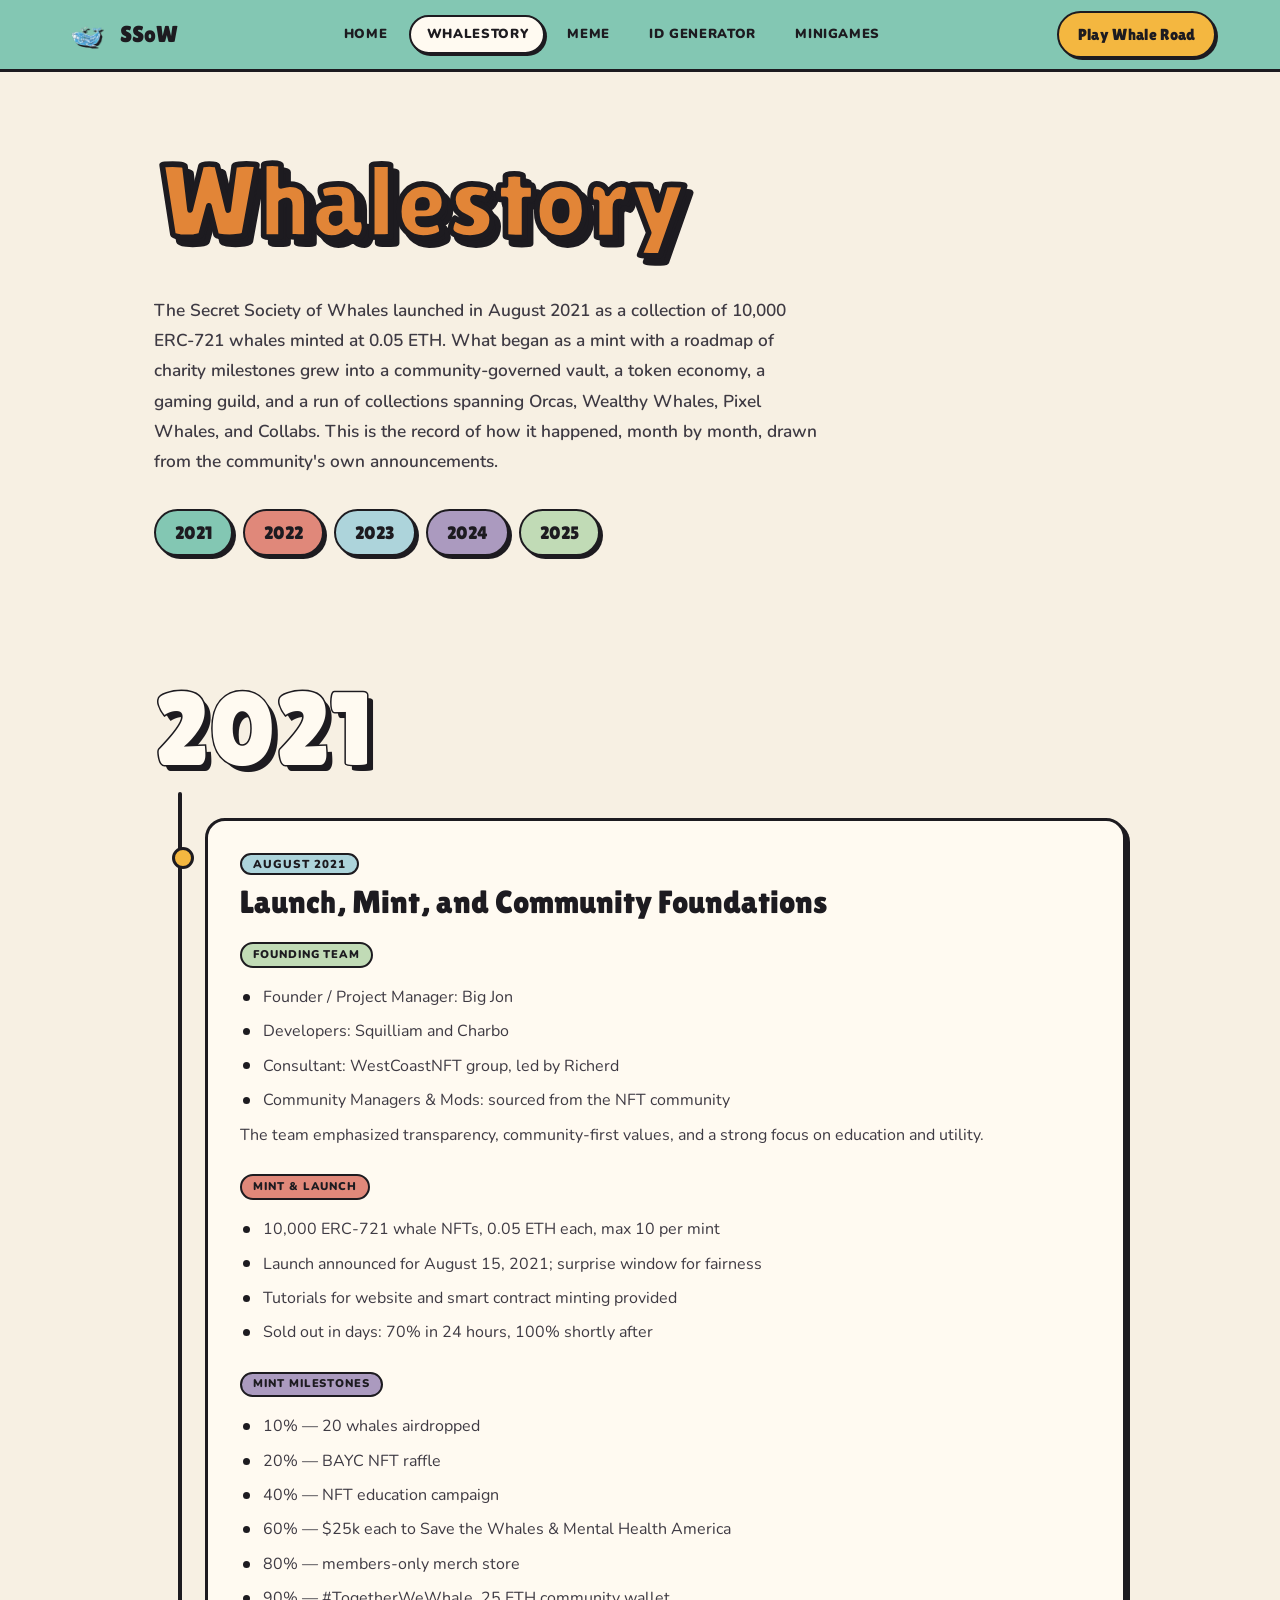
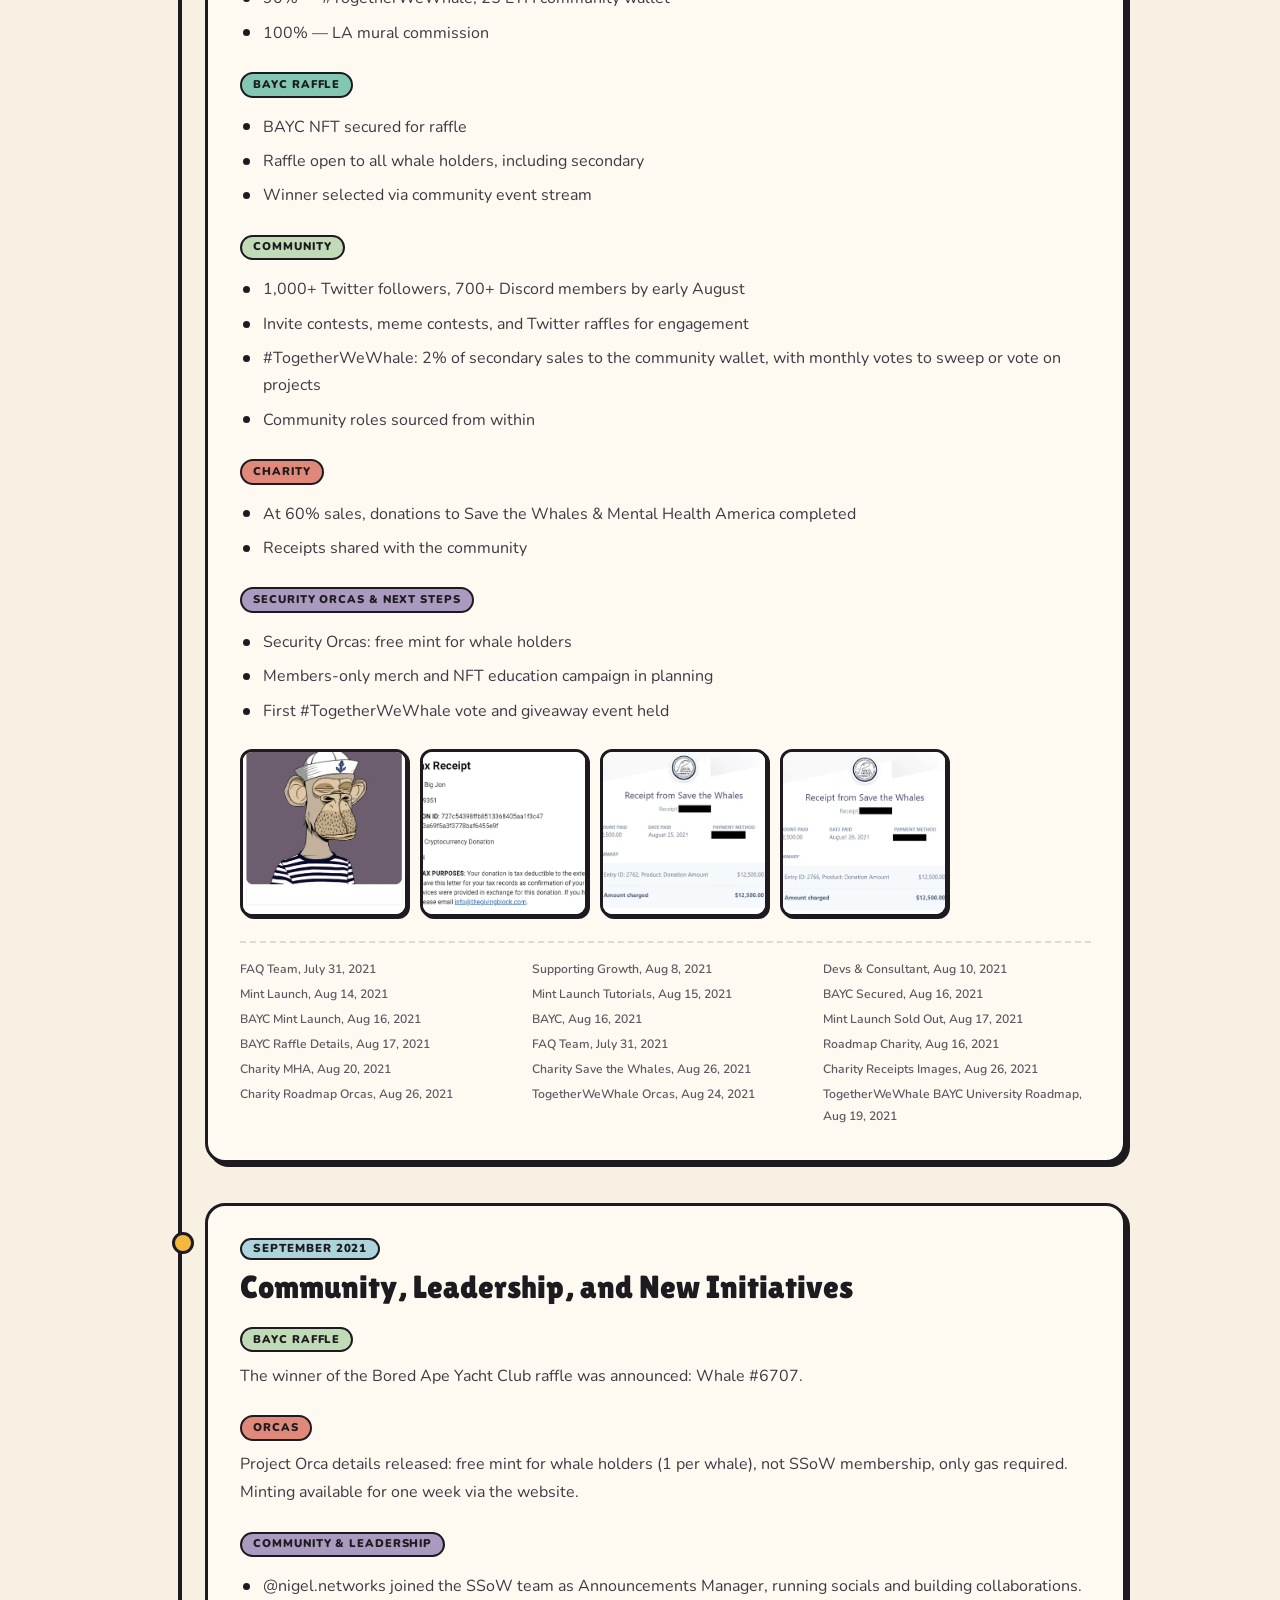
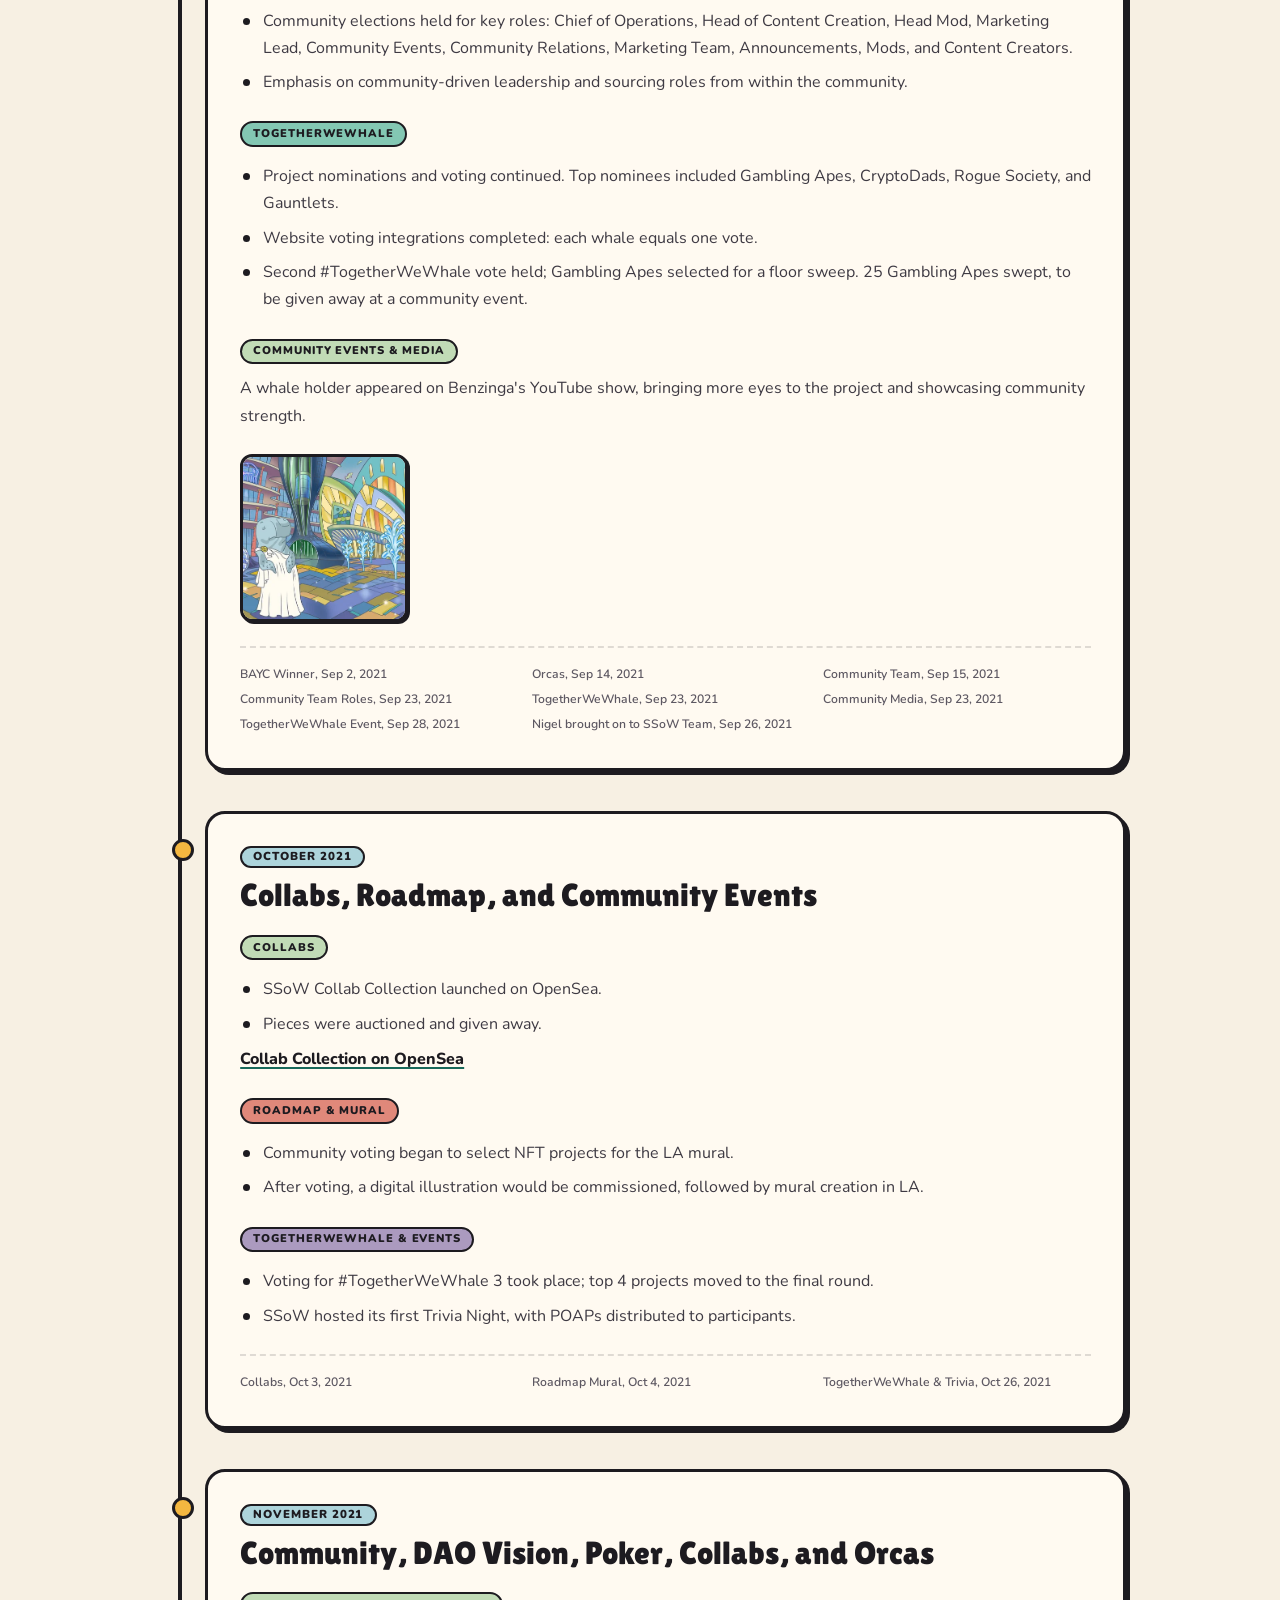
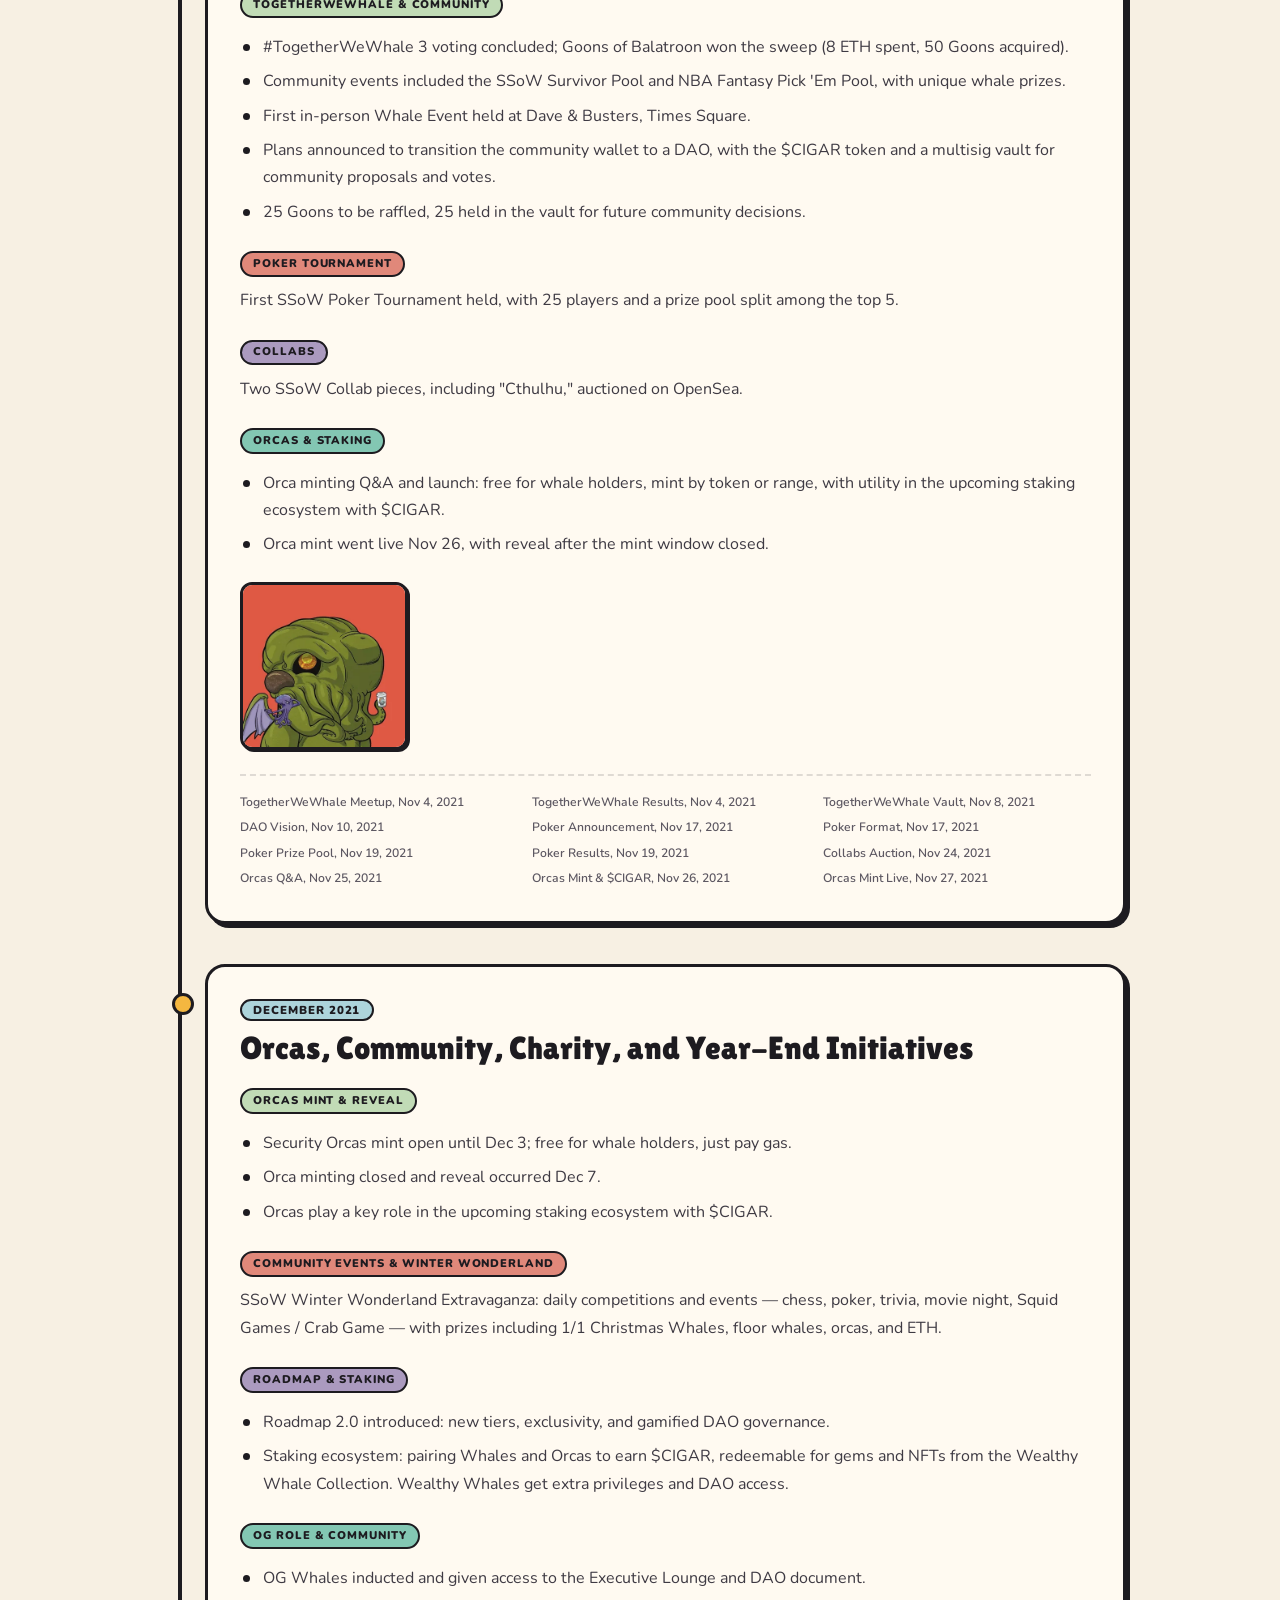
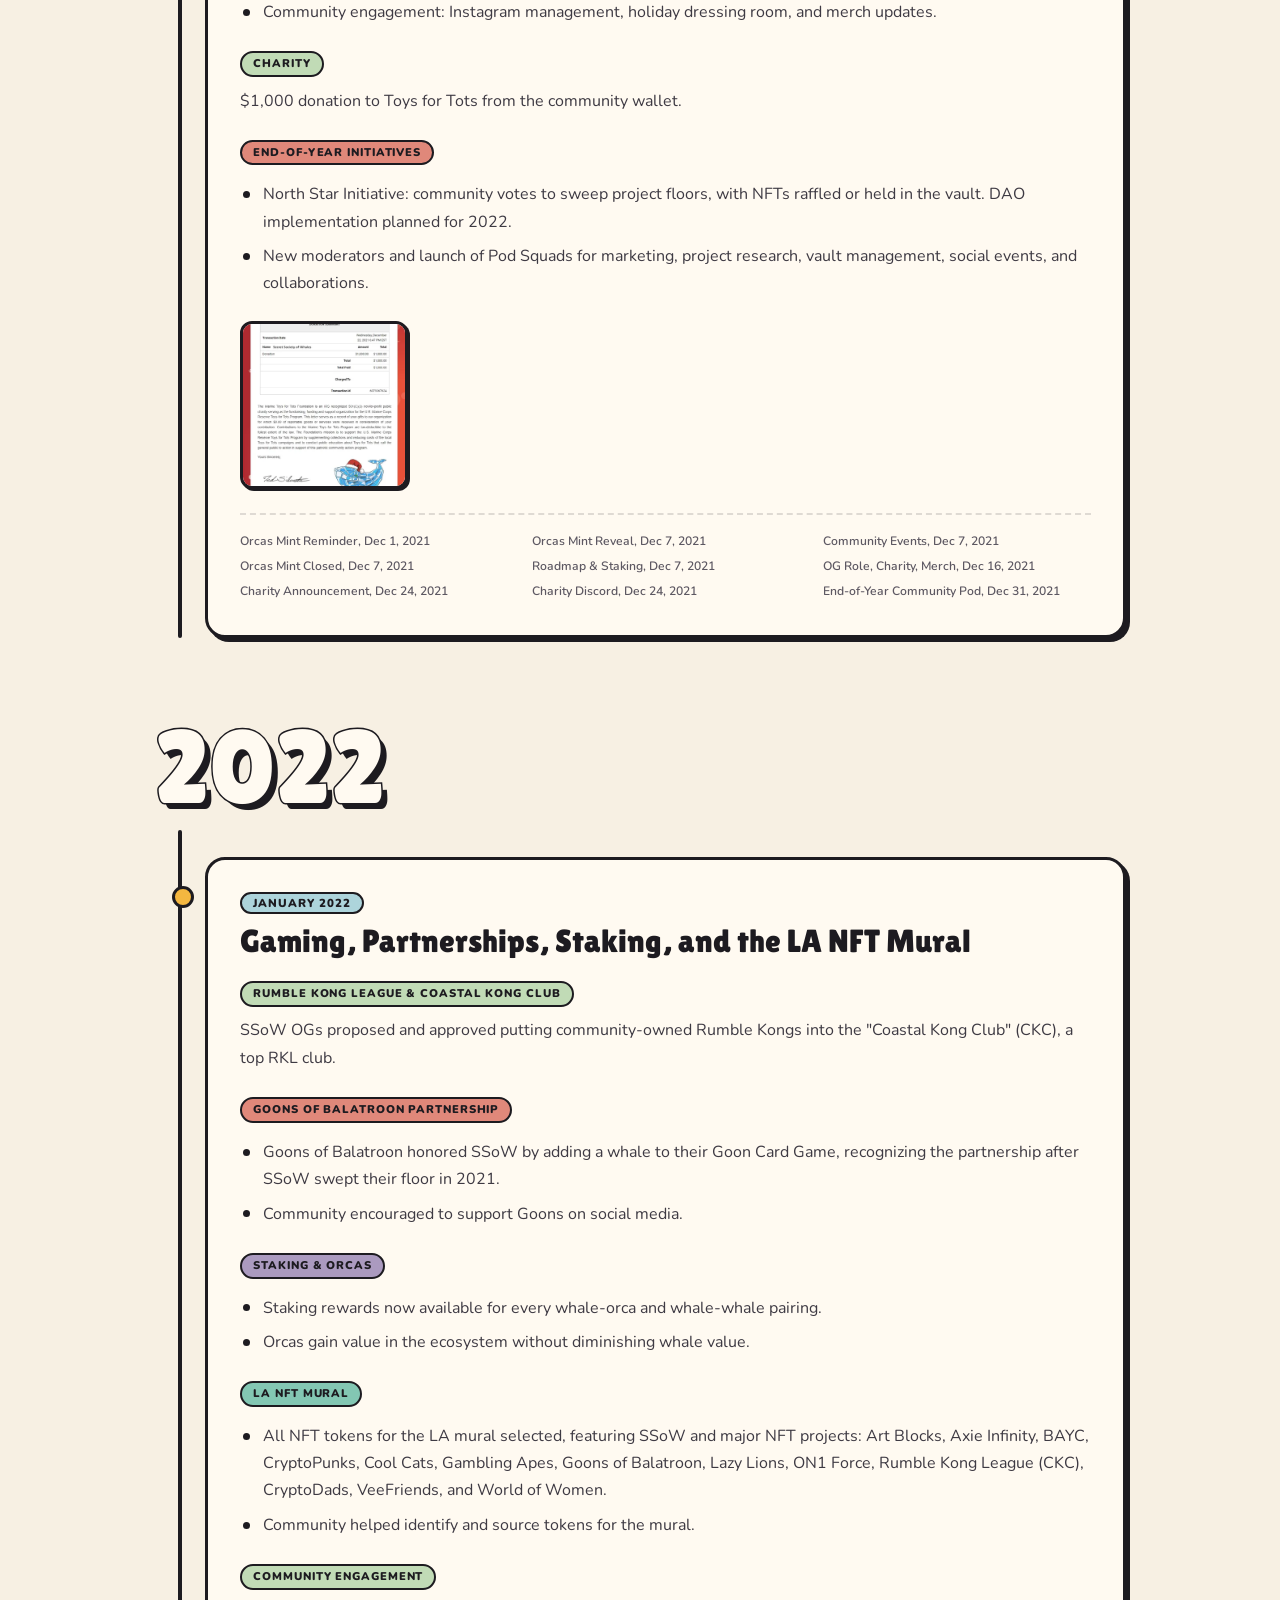
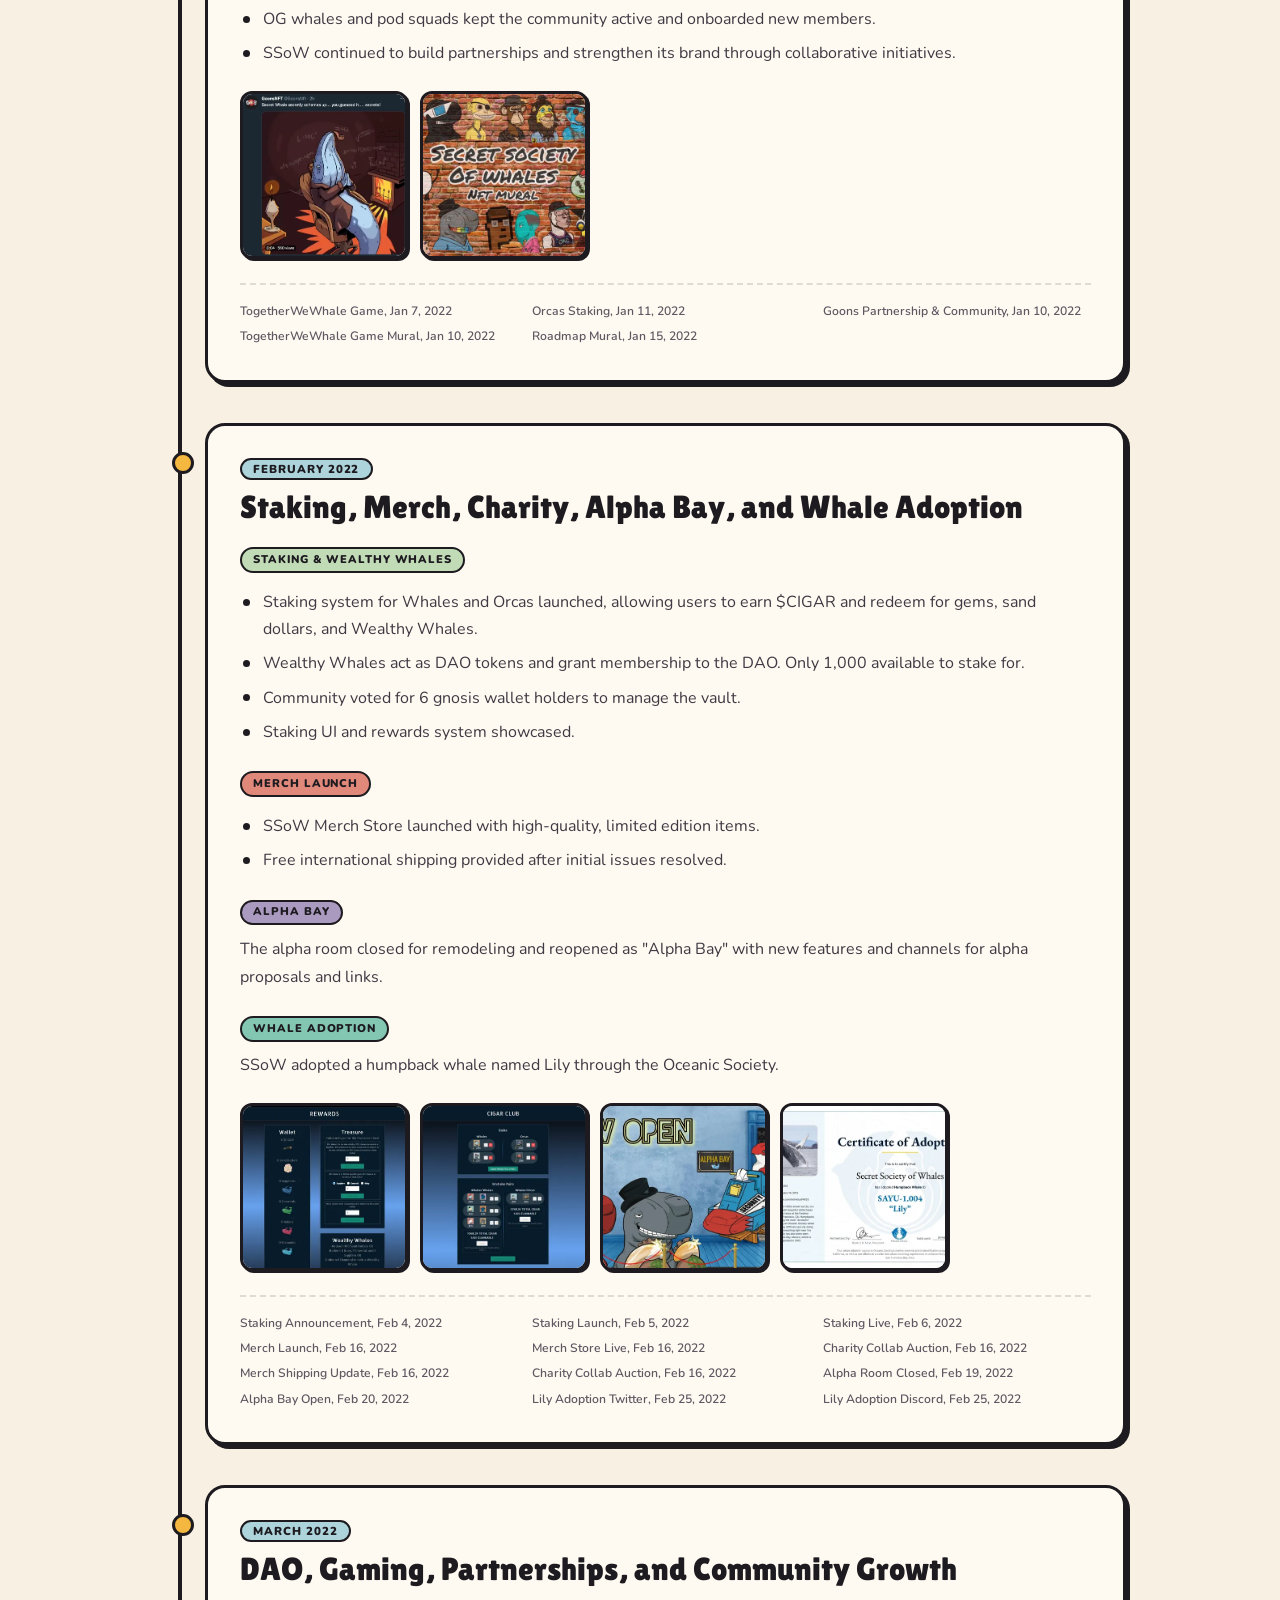
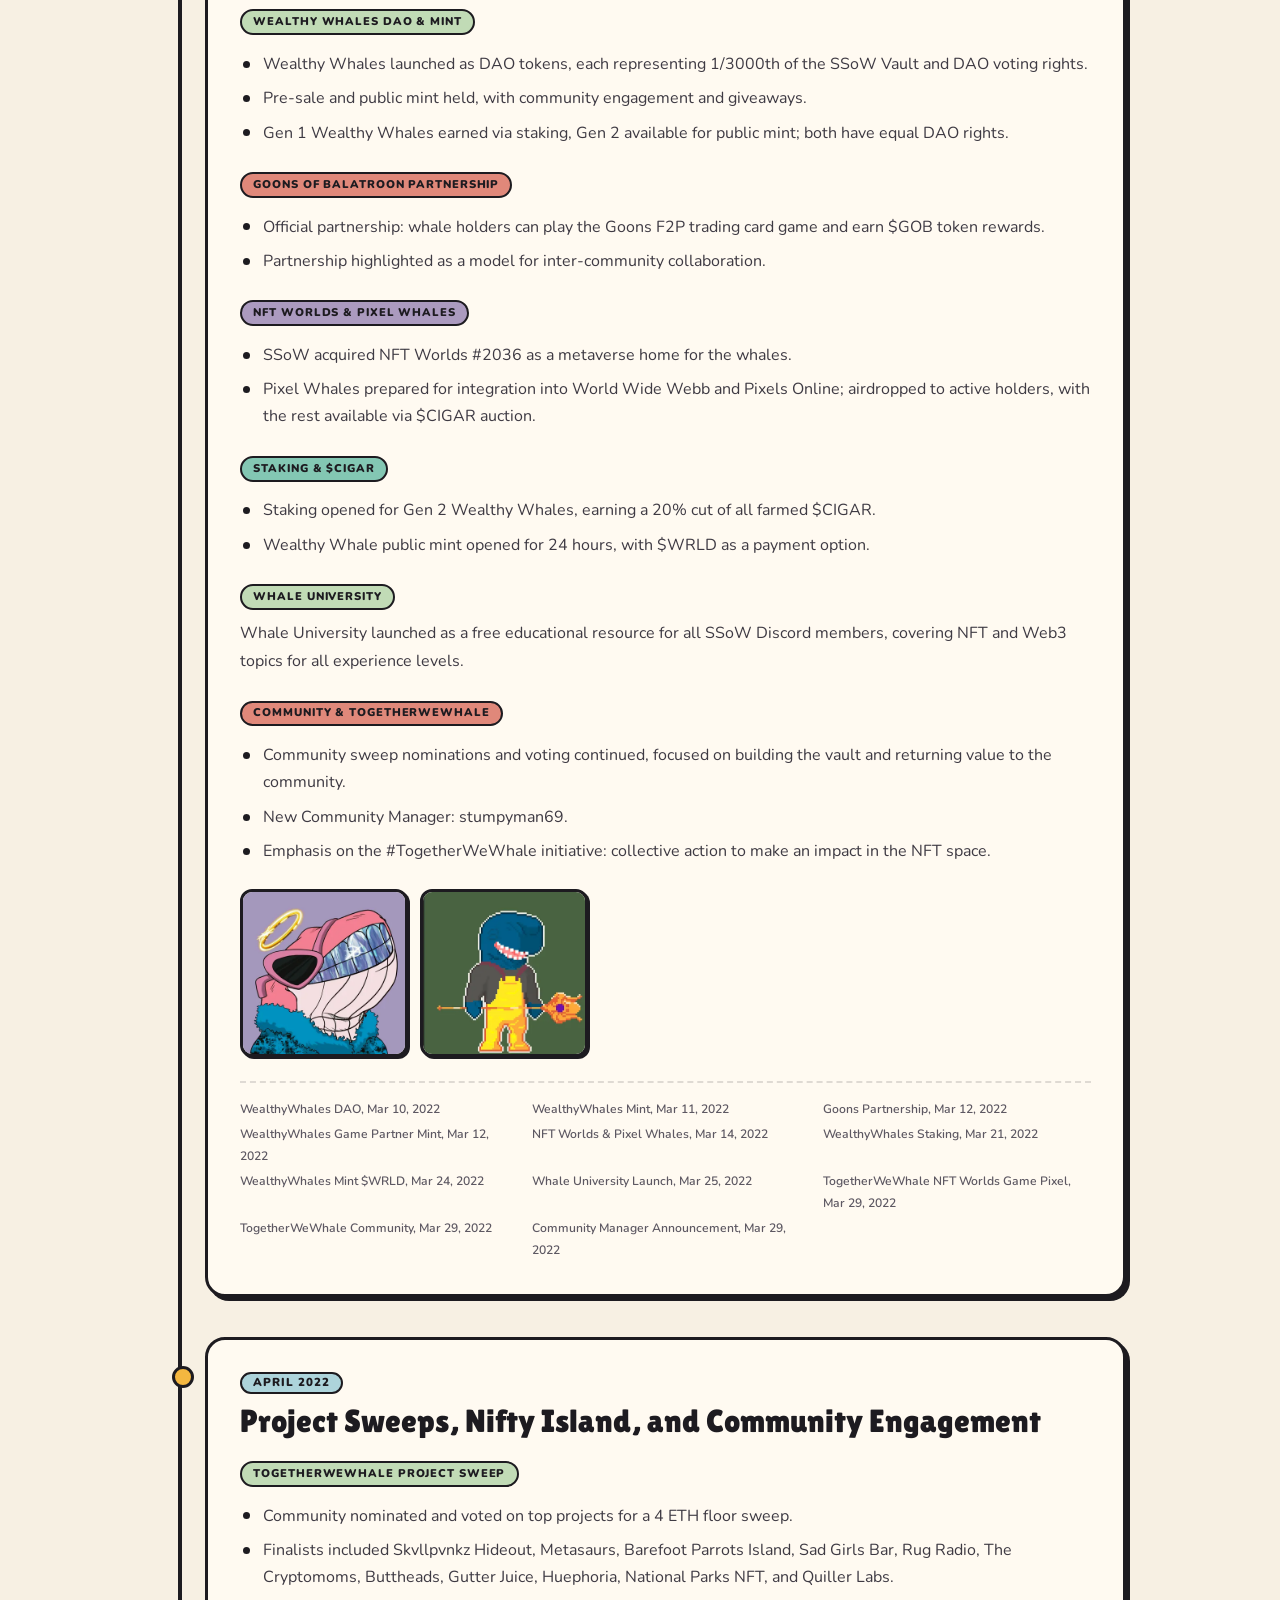
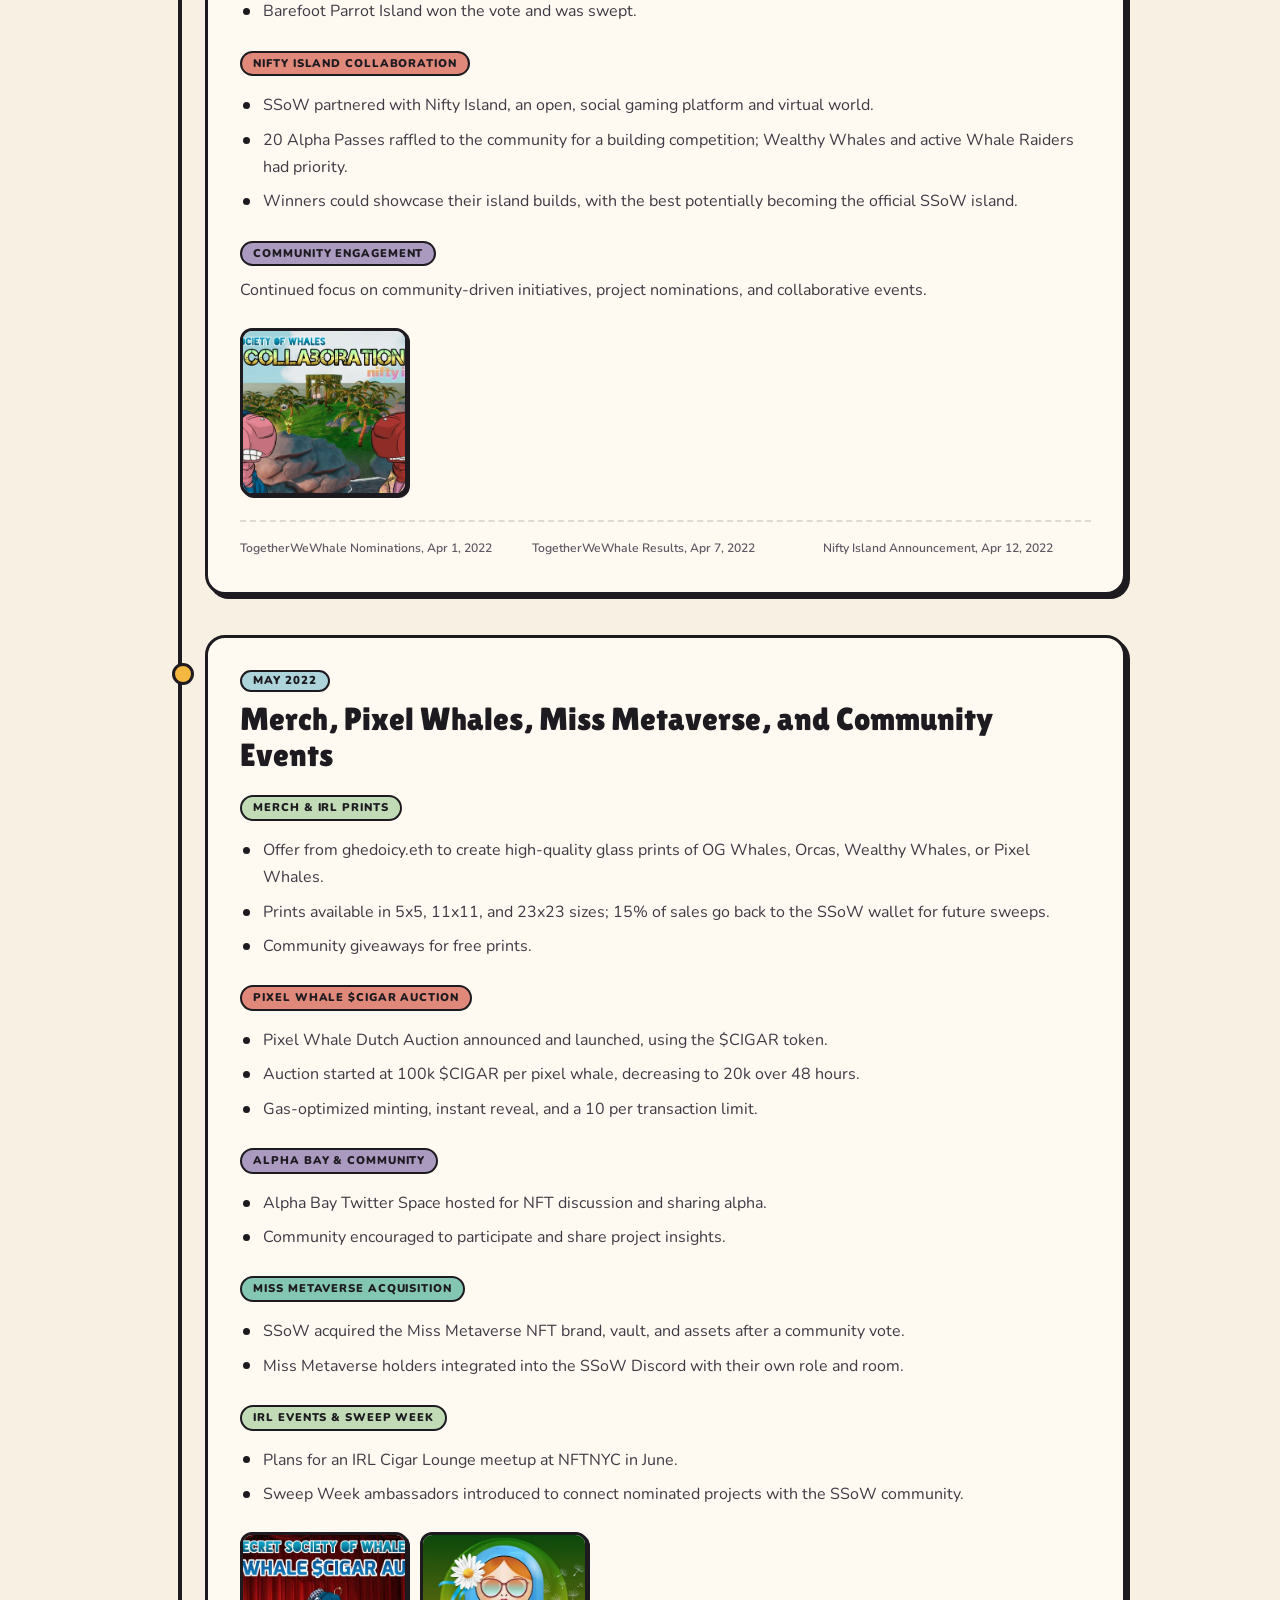
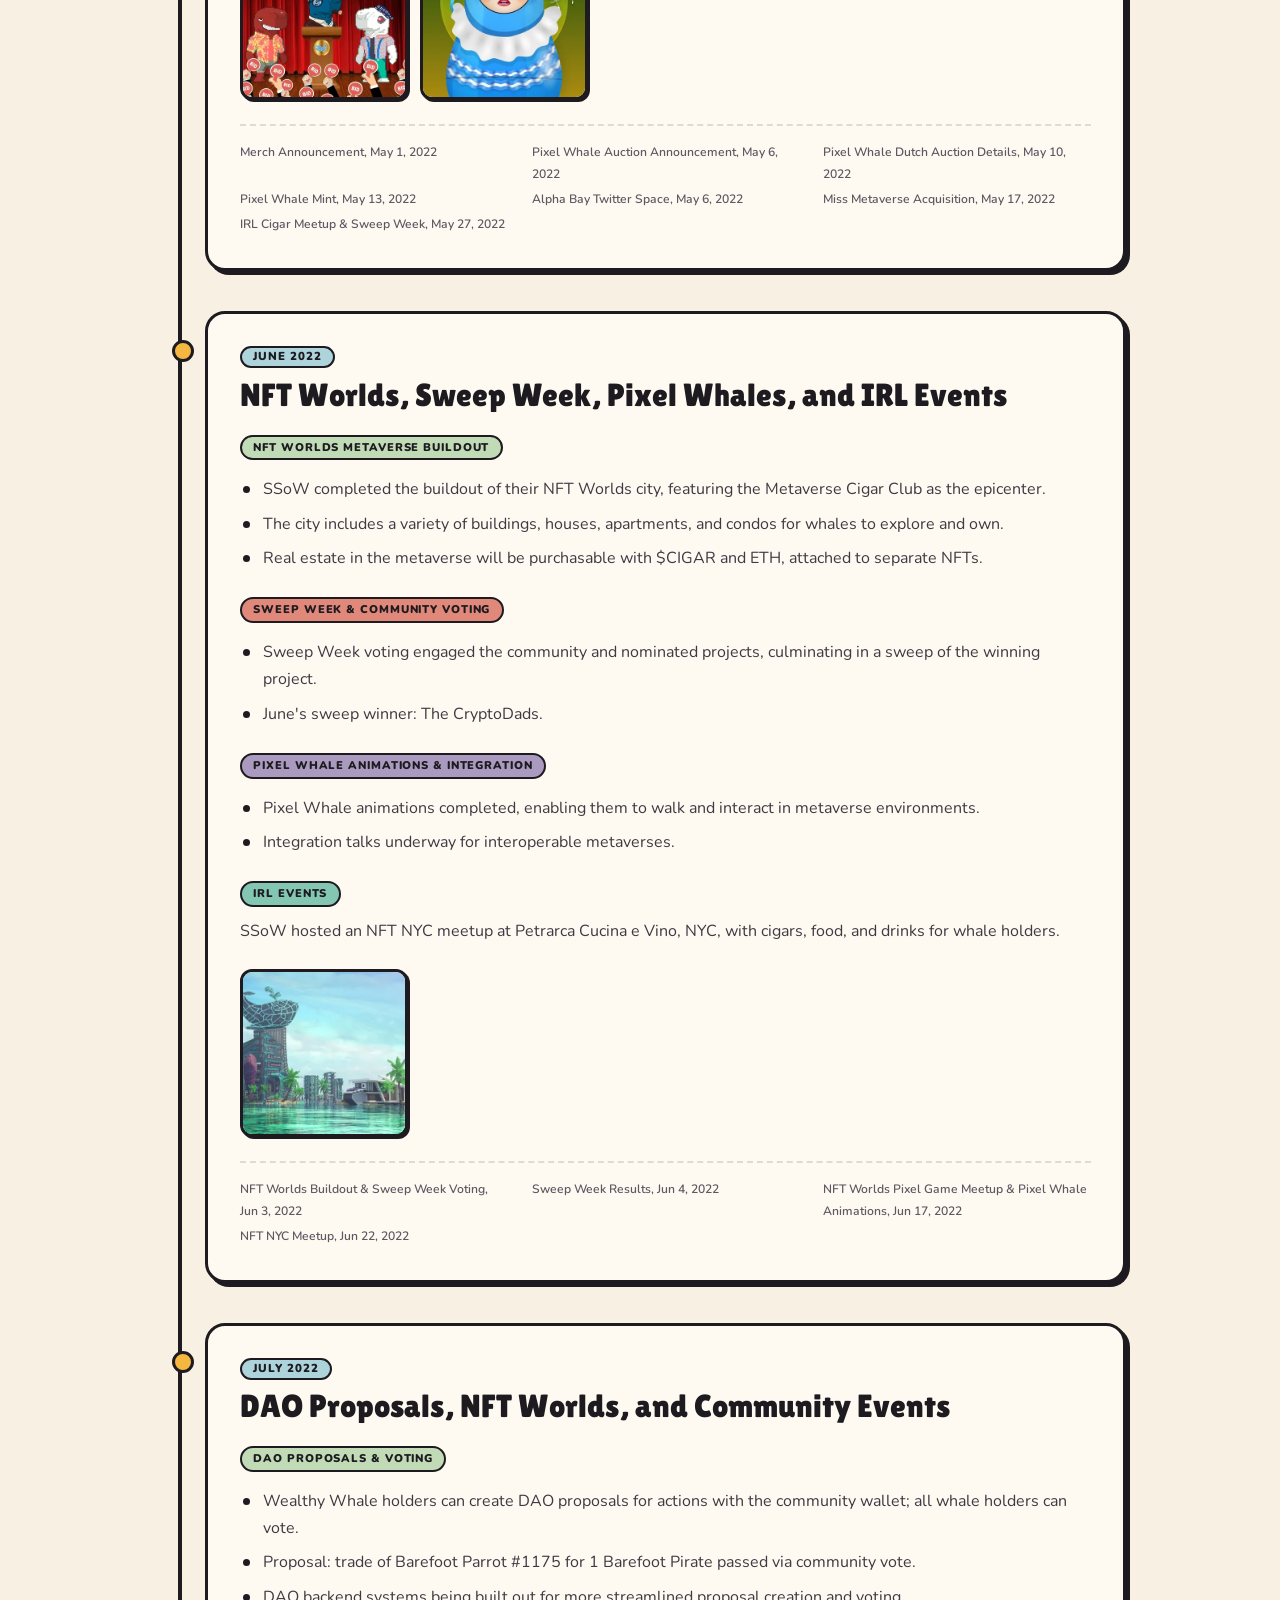
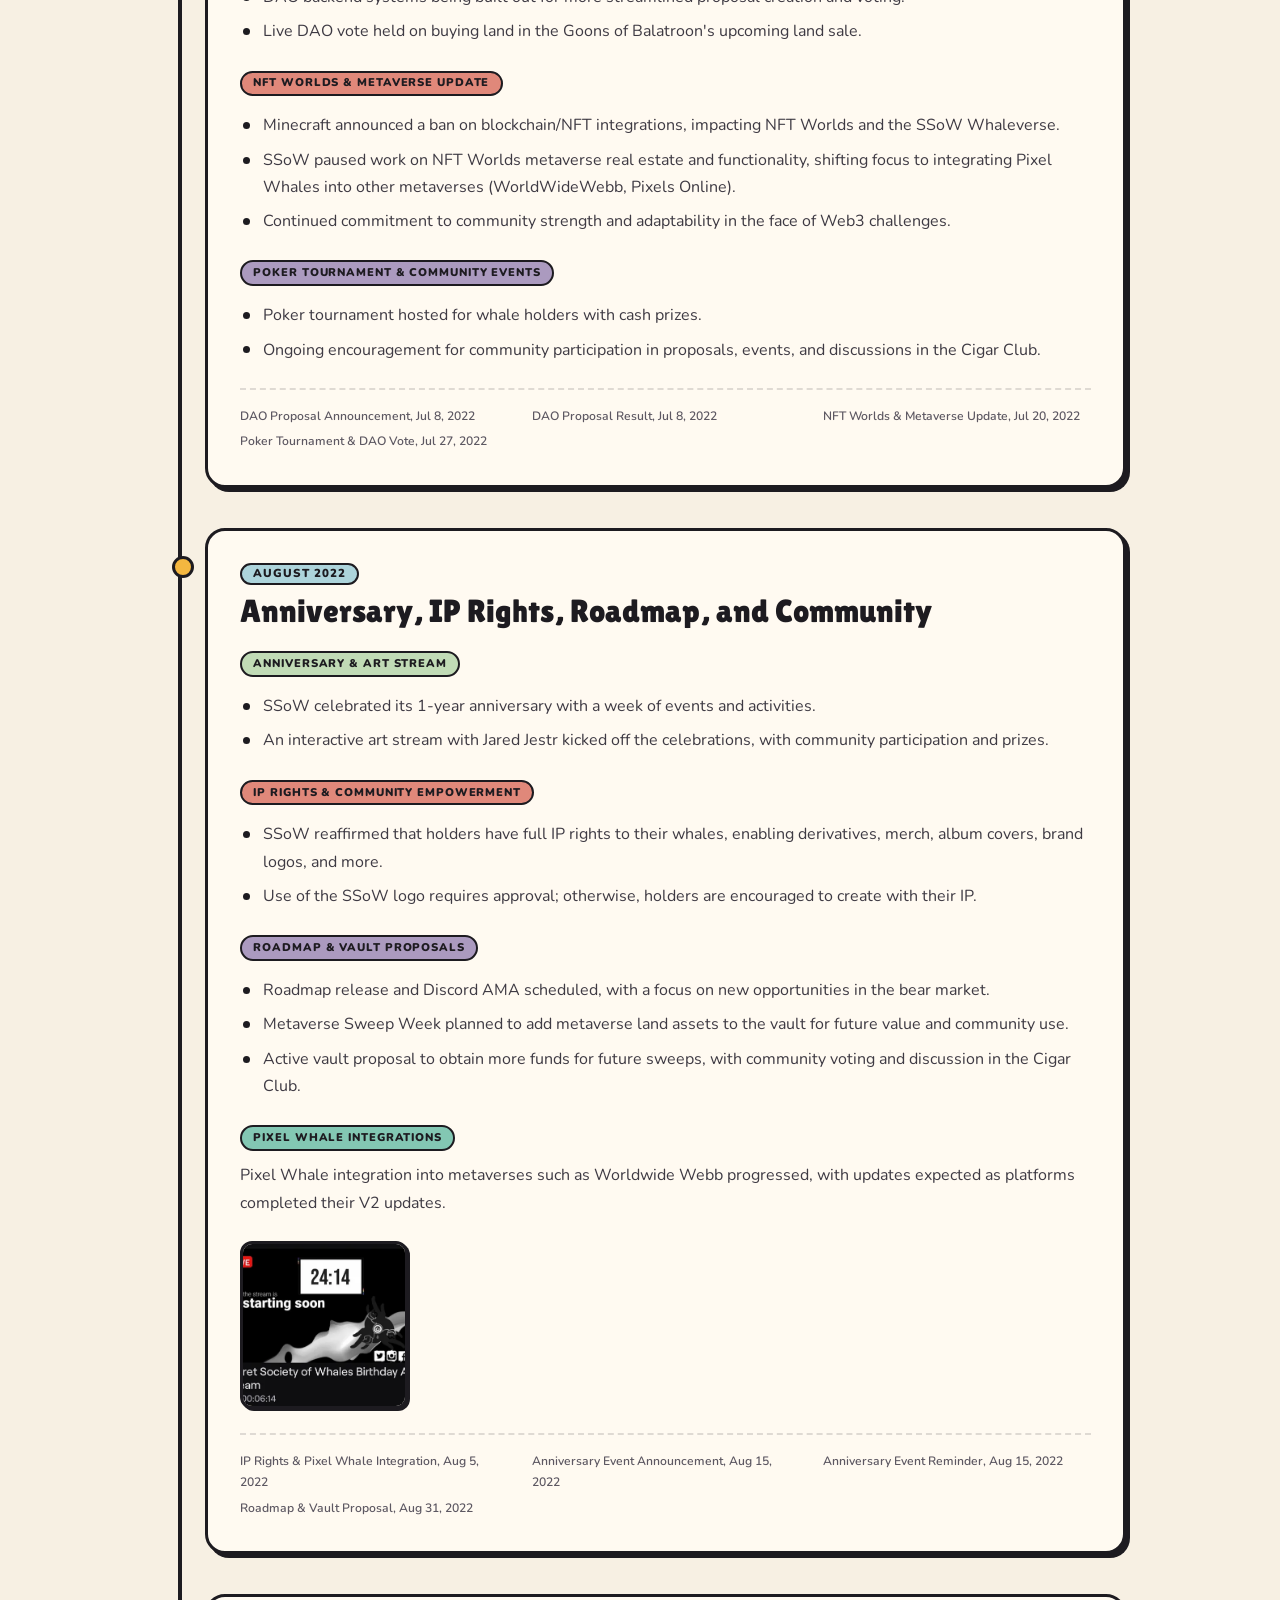
<file: history.html>
<!DOCTYPE html>
<html lang="en">
<head>
    <meta charset="UTF-8">
    <meta name="viewport" content="width=device-width, initial-scale=1.0">
    <title>Whalestory | Secret Society of Whales</title>
    <link rel="icon" type="image/png" sizes="32x32" href="images/favicon-32.png">
    <link rel="apple-touch-icon" sizes="180x180" href="images/favicon-180.png">
    <link rel="stylesheet" href="base.css">
    <link rel="stylesheet" href="history.css">
    <script>
        /* Runs before <body> paints: if the boot screen already played
           this session, mark the document so CSS skips it outright.
           Deferring this to a file would flash the intro on every page. */
        try {
            if (sessionStorage.getItem('ssow-booted')) {
                document.documentElement.classList.add('booted');
            }
            sessionStorage.setItem('ssow-booted', '1');
        } catch (e) { /* private mode - the intro just plays again */ }
    </script>
</head>
<body>
<div class="Boot" aria-hidden="true">
    <div class="Boot-inner">
        <p class="Boot-mark">Secret Society of Whales</p>
        <div class="Boot-bar"><span></span></div>
    </div>
</div>

<header>

    <nav class="Nav" aria-label="Main">
        <a class="Nav-logo" href="index.html" aria-label="Secret Society of Whales — home">
            <img src="images/OG_logo-nav.webp" alt="" width="46" height="39">
            <span class="Nav-brand" aria-hidden="true">SSoW</span>
        </a>
        <div class="Nav-links">
            <a href="index.html">Home</a>
            <a href="history.html" aria-current="page">Whalestory</a>
            <a href="meme.html">Meme</a>
            <a href="idcard.html">ID Generator</a>
            <a href="minigames.html">Minigames</a>
        </div>
        <a class="Nav-cta" href="game.html">Play Whale Road</a>
    </nav>

</header>

<main>
    <section class="Intro">
        <h1 data-stroke-text>Whalestory</h1>
        <p>
            The Secret Society of Whales launched in August 2021 as a collection of 10,000 ERC-721 whales
            minted at 0.05 ETH. What began as a mint with a roadmap of charity milestones grew into a
            community-governed vault, a token economy, a gaming guild, and a run of collections spanning
            Orcas, Wealthy Whales, Pixel Whales, and Collabs. This is the record of how it happened,
            month by month, drawn from the community's own announcements.
        </p>

        <nav class="Chapters">
            <a href="#y2021">2021</a>
            <a href="#y2022">2022</a>
            <a href="#y2023">2023</a>
            <a href="#y2024">2024</a>
            <a href="#y2025">2025</a>
        </nav>
    </section>

    <!-- ============================== 2021 ============================== -->
    <section class="Year" id="y2021">
        <h2>2021</h2>

        <article class="Chapter" id="m2021-08">
            <h3><time datetime="2021-08">August 2021</time>Launch, Mint, and Community Foundations</h3>

            <section class="Topic">
                <h4>Founding Team</h4>
                <ul>
                    <li>Founder / Project Manager: Big Jon</li>
                    <li>Developers: Squilliam and Charbo</li>
                    <li>Consultant: WestCoastNFT group, led by Richerd</li>
                    <li>Community Managers &amp; Mods: sourced from the NFT community</li>
                </ul>
                <p>The team emphasized transparency, community-first values, and a strong focus on education and utility.</p>
            </section>

            <section class="Topic">
                <h4>Mint &amp; Launch</h4>
                <ul>
                    <li>10,000 ERC-721 whale NFTs, 0.05 ETH each, max 10 per mint</li>
                    <li>Launch announced for August 15, 2021; surprise window for fairness</li>
                    <li>Tutorials for website and smart contract minting provided</li>
                    <li>Sold out in days: 70% in 24 hours, 100% shortly after</li>
                </ul>
            </section>

            <section class="Topic">
                <h4>Mint Milestones</h4>
                <ul>
                    <li>10% &mdash; 20 whales airdropped</li>
                    <li>20% &mdash; BAYC NFT raffle</li>
                    <li>40% &mdash; NFT education campaign</li>
                    <li>60% &mdash; $25k each to Save the Whales &amp; Mental Health America</li>
                    <li>80% &mdash; members-only merch store</li>
                    <li>90% &mdash; #TogetherWeWhale, 25 ETH community wallet</li>
                    <li>100% &mdash; LA mural commission</li>
                </ul>
            </section>

            <section class="Topic">
                <h4>BAYC Raffle</h4>
                <ul>
                    <li>BAYC NFT secured for raffle</li>
                    <li>Raffle open to all whale holders, including secondary</li>
                    <li>Winner selected via community event stream</li>
                </ul>
            </section>

            <section class="Topic">
                <h4>Community</h4>
                <ul>
                    <li>1,000+ Twitter followers, 700+ Discord members by early August</li>
                    <li>Invite contests, meme contests, and Twitter raffles for engagement</li>
                    <li>#TogetherWeWhale: 2% of secondary sales to the community wallet, with monthly votes to sweep or vote on projects</li>
                    <li>Community roles sourced from within</li>
                </ul>
            </section>

            <section class="Topic">
                <h4>Charity</h4>
                <ul>
                    <li>At 60% sales, donations to Save the Whales &amp; Mental Health America completed</li>
                    <li>Receipts shared with the community</li>
                </ul>
            </section>

            <section class="Topic">
                <h4>Security Orcas &amp; Next Steps</h4>
                <ul>
                    <li>Security Orcas: free mint for whale holders</li>
                    <li>Members-only merch and NFT education campaign in planning</li>
                    <li>First #TogetherWeWhale vote and giveaway event held</li>
                </ul>
            </section>

            <div class="Gallery">
                <img src="images/history/2021-08/2021-08-16_09-08-15_bayc_image0.webp" alt="August 2021 - bayc image0" loading="lazy" decoding="async" width="168" height="168">
                <img src="images/history/2021-08/2021-08-20_22-25-41_charity_MHA.webp" alt="August 2021 - charity MHA" loading="lazy" decoding="async" width="168" height="168">
                <img src="images/history/2021-08/2021-08-26_16-23-43_charity_stw2.webp" alt="August 2021 - charity stw2" loading="lazy" decoding="async" width="168" height="168">
                <img src="images/history/2021-08/2021-08-26_16-24-12_charity_stw1.webp" alt="August 2021 - charity stw1" loading="lazy" decoding="async" width="168" height="168">
            </div>

            <footer class="Sources">
                <ul>
                    <li>FAQ Team, July 31, 2021</li>
                    <li>Supporting Growth, Aug 8, 2021</li>
                    <li>Devs &amp; Consultant, Aug 10, 2021</li>
                    <li>Mint Launch, Aug 14, 2021</li>
                    <li>Mint Launch Tutorials, Aug 15, 2021</li>
                    <li>BAYC Secured, Aug 16, 2021</li>
                    <li>BAYC Mint Launch, Aug 16, 2021</li>
                    <li>BAYC, Aug 16, 2021</li>
                    <li>Mint Launch Sold Out, Aug 17, 2021</li>
                    <li>BAYC Raffle Details, Aug 17, 2021</li>
                    <li>FAQ Team, July 31, 2021</li>
                    <li>Roadmap Charity, Aug 16, 2021</li>
                    <li>Charity MHA, Aug 20, 2021</li>
                    <li>Charity Save the Whales, Aug 26, 2021</li>
                    <li>Charity Receipts Images, Aug 26, 2021</li>
                    <li>Charity Roadmap Orcas, Aug 26, 2021</li>
                    <li>TogetherWeWhale Orcas, Aug 24, 2021</li>
                    <li>TogetherWeWhale BAYC University Roadmap, Aug 19, 2021</li>
                </ul>
            </footer>
        </article>

        <article class="Chapter" id="m2021-09">
            <h3><time datetime="2021-09">September 2021</time>Community, Leadership, and New Initiatives</h3>

            <section class="Topic">
                <h4>BAYC Raffle</h4>
                <p>The winner of the Bored Ape Yacht Club raffle was announced: Whale #6707.</p>
            </section>

            <section class="Topic">
                <h4>Orcas</h4>
                <p>
                    Project Orca details released: free mint for whale holders (1 per whale), not SSoW membership,
                    only gas required. Minting available for one week via the website.
                </p>
            </section>

            <section class="Topic">
                <h4>Community &amp; Leadership</h4>
                <ul>
                    <li>@nigel.networks joined the SSoW team as Announcements Manager, running socials and
                        building collaborations.
                    </li>
                    <li>Community elections held for key roles: Chief of Operations, Head of Content Creation,
                        Head Mod, Marketing Lead, Community Events, Community Relations, Marketing Team,
                        Announcements, Mods, and Content Creators.
                    </li>
                    <li>Emphasis on community-driven leadership and sourcing roles from within the community.</li>
                </ul>
            </section>

            <section class="Topic">
                <h4>TogetherWeWhale</h4>
                <ul>
                    <li>Project nominations and voting continued. Top nominees included Gambling Apes, CryptoDads, Rogue Society, and Gauntlets.</li>
                    <li>Website voting integrations completed: each whale equals one vote.</li>
                    <li>Second #TogetherWeWhale vote held; Gambling Apes selected for a floor sweep. 25 Gambling Apes swept, to be given away at a community event.</li>
                </ul>
            </section>

            <section class="Topic">
                <h4>Community Events &amp; Media</h4>
                <p>
                    A whale holder appeared on Benzinga's YouTube show, bringing more eyes to the project and
                    showcasing community strength.
                </p>
            </section>

            <div class="Gallery">
                <img src="images/history/2021-09/2021-09-15_03-21-45_community_communityteam_whalecity01_1.webp" alt="September 2021 - community communityteam whalecity01 1" loading="lazy" decoding="async" width="168" height="168">
            </div>

            <footer class="Sources">
                <ul>
                    <li>BAYC Winner, Sep 2, 2021</li>
                    <li>Orcas, Sep 14, 2021</li>
                    <li>Community Team, Sep 15, 2021</li>
                    <li>Community Team Roles, Sep 23, 2021</li>
                    <li>TogetherWeWhale, Sep 23, 2021</li>
                    <li>Community Media, Sep 23, 2021</li>
                    <li>TogetherWeWhale Event, Sep 28, 2021</li>
                    <li>Nigel brought on to SSoW Team, Sep 26, 2021</li>
                </ul>
            </footer>
        </article>

        <article class="Chapter" id="m2021-10">
            <h3><time datetime="2021-10">October 2021</time>Collabs, Roadmap, and Community Events</h3>

            <section class="Topic">
                <h4>Collabs</h4>
                <ul>
                    <li>SSoW Collab Collection launched on OpenSea.</li>
                    <li>Pieces were auctioned and given away.</li>
                </ul>
                <p><a href="https://opensea.io/collection/ssow-collabs">Collab Collection on OpenSea</a></p>
            </section>

            <section class="Topic">
                <h4>Roadmap &amp; Mural</h4>
                <ul>
                    <li>Community voting began to select NFT projects for the LA mural.</li>
                    <li>After voting, a digital illustration would be commissioned, followed by mural creation in LA.</li>
                </ul>
            </section>

            <section class="Topic">
                <h4>TogetherWeWhale &amp; Events</h4>
                <ul>
                    <li>Voting for #TogetherWeWhale 3 took place; top 4 projects moved to the final round.</li>
                    <li>SSoW hosted its first Trivia Night, with POAPs distributed to participants.</li>
                </ul>
            </section>

            <footer class="Sources">
                <ul>
                    <li>Collabs, Oct 3, 2021</li>
                    <li>Roadmap Mural, Oct 4, 2021</li>
                    <li>TogetherWeWhale &amp; Trivia, Oct 26, 2021</li>
                </ul>
            </footer>
        </article>

        <article class="Chapter" id="m2021-11">
            <h3><time datetime="2021-11">November 2021</time>Community, DAO Vision, Poker, Collabs, and Orcas</h3>

            <section class="Topic">
                <h4>TogetherWeWhale &amp; Community</h4>
                <ul>
                    <li>#TogetherWeWhale 3 voting concluded; Goons of Balatroon won the sweep (8 ETH spent, 50 Goons acquired).</li>
                    <li>Community events included the SSoW Survivor Pool and NBA Fantasy Pick 'Em Pool, with unique whale prizes.</li>
                    <li>First in-person Whale Event held at Dave &amp; Busters, Times Square.</li>
                    <li>Plans announced to transition the community wallet to a DAO, with the $CIGAR token and a multisig vault for community proposals and votes.</li>
                    <li>25 Goons to be raffled, 25 held in the vault for future community decisions.</li>
                </ul>
            </section>

            <section class="Topic">
                <h4>Poker Tournament</h4>
                <p>First SSoW Poker Tournament held, with 25 players and a prize pool split among the top 5.</p>
            </section>

            <section class="Topic">
                <h4>Collabs</h4>
                <p>Two SSoW Collab pieces, including "Cthulhu," auctioned on OpenSea.</p>
            </section>

            <section class="Topic">
                <h4>Orcas &amp; Staking</h4>
                <ul>
                    <li>Orca minting Q&amp;A and launch: free for whale holders, mint by token or range, with utility in the upcoming staking ecosystem with $CIGAR.</li>
                    <li>Orca mint went live Nov 26, with reveal after the mint window closed.</li>
                </ul>
            </section>

            <div class="Gallery">
                <img src="images/history/2021-11/2021-11-24_02-00-51_collabs_cthulhu.webp" alt="November 2021 - collabs cthulhu" loading="lazy" decoding="async" width="168" height="168">
            </div>

            <footer class="Sources">
                <ul>
                    <li>TogetherWeWhale Meetup, Nov 4, 2021</li>
                    <li>TogetherWeWhale Results, Nov 4, 2021</li>
                    <li>TogetherWeWhale Vault, Nov 8, 2021</li>
                    <li>DAO Vision, Nov 10, 2021</li>
                    <li>Poker Announcement, Nov 17, 2021</li>
                    <li>Poker Format, Nov 17, 2021</li>
                    <li>Poker Prize Pool, Nov 19, 2021</li>
                    <li>Poker Results, Nov 19, 2021</li>
                    <li>Collabs Auction, Nov 24, 2021</li>
                    <li>Orcas Q&amp;A, Nov 25, 2021</li>
                    <li>Orcas Mint &amp; $CIGAR, Nov 26, 2021</li>
                    <li>Orcas Mint Live, Nov 27, 2021</li>
                </ul>
            </footer>
        </article>

        <article class="Chapter" id="m2021-12">
            <h3><time datetime="2021-12">December 2021</time>Orcas, Community, Charity, and Year-End Initiatives</h3>

            <section class="Topic">
                <h4>Orcas Mint &amp; Reveal</h4>
                <ul>
                    <li>Security Orcas mint open until Dec 3; free for whale holders, just pay gas.</li>
                    <li>Orca minting closed and reveal occurred Dec 7.</li>
                    <li>Orcas play a key role in the upcoming staking ecosystem with $CIGAR.</li>
                </ul>
            </section>

            <section class="Topic">
                <h4>Community Events &amp; Winter Wonderland</h4>
                <p>
                    SSoW Winter Wonderland Extravaganza: daily competitions and events &mdash; chess, poker, trivia,
                    movie night, Squid Games / Crab Game &mdash; with prizes including 1/1 Christmas Whales, floor whales,
                    orcas, and ETH.
                </p>
            </section>

            <section class="Topic">
                <h4>Roadmap &amp; Staking</h4>
                <ul>
                    <li>Roadmap 2.0 introduced: new tiers, exclusivity, and gamified DAO governance.</li>
                    <li>Staking ecosystem: pairing Whales and Orcas to earn $CIGAR, redeemable for gems and NFTs from the Wealthy Whale Collection. Wealthy Whales get extra privileges and DAO access.</li>
                </ul>
            </section>

            <section class="Topic">
                <h4>OG Role &amp; Community</h4>
                <ul>
                    <li>OG Whales inducted and given access to the Executive Lounge and DAO document.</li>
                    <li>Community engagement: Instagram management, holiday dressing room, and merch updates.</li>
                </ul>
            </section>

            <section class="Topic">
                <h4>Charity</h4>
                <p>$1,000 donation to Toys for Tots from the community wallet.</p>
            </section>

            <section class="Topic">
                <h4>End-of-Year Initiatives</h4>
                <ul>
                    <li>North Star Initiative: community votes to sweep project floors, with NFTs raffled or held in the vault. DAO implementation planned for 2022.</li>
                    <li>New moderators and launch of Pod Squads for marketing, project research, vault management, social events, and collaborations.</li>
                </ul>
            </section>

            <div class="Gallery">
                <img src="images/history/2021-12/2021-12-24_19-00-00_charity_image.webp" alt="December 2021 - charity image" loading="lazy" decoding="async" width="168" height="168">
            </div>

            <footer class="Sources">
                <ul>
                    <li>Orcas Mint Reminder, Dec 1, 2021</li>
                    <li>Orcas Mint Reveal, Dec 7, 2021</li>
                    <li>Community Events, Dec 7, 2021</li>
                    <li>Orcas Mint Closed, Dec 7, 2021</li>
                    <li>Roadmap &amp; Staking, Dec 7, 2021</li>
                    <li>OG Role, Charity, Merch, Dec 16, 2021</li>
                    <li>Charity Announcement, Dec 24, 2021</li>
                    <li>Charity Discord, Dec 24, 2021</li>
                    <li>End-of-Year Community Pod, Dec 31, 2021</li>
                </ul>
            </footer>
        </article>
    </section>

    <!-- ============================== 2022 ============================== -->
    <section class="Year" id="y2022">
        <h2>2022</h2>

        <article class="Chapter" id="m2022-01">
            <h3><time datetime="2022-01">January 2022</time>Gaming, Partnerships, Staking, and the LA NFT Mural</h3>

            <section class="Topic">
                <h4>Rumble Kong League &amp; Coastal Kong Club</h4>
                <p>
                    SSoW OGs proposed and approved putting community-owned Rumble Kongs into the
                    "Coastal Kong Club" (CKC), a top RKL club.
                </p>
            </section>

            <section class="Topic">
                <h4>Goons of Balatroon Partnership</h4>
                <ul>
                    <li>Goons of Balatroon honored SSoW by adding a whale to their Goon Card Game, recognizing the partnership after SSoW swept their floor in 2021.</li>
                    <li>Community encouraged to support Goons on social media.</li>
                </ul>
            </section>

            <section class="Topic">
                <h4>Staking &amp; Orcas</h4>
                <ul>
                    <li>Staking rewards now available for every whale-orca and whale-whale pairing.</li>
                    <li>Orcas gain value in the ecosystem without diminishing whale value.</li>
                </ul>
            </section>

            <section class="Topic">
                <h4>LA NFT Mural</h4>
                <ul>
                    <li>All NFT tokens for the LA mural selected, featuring SSoW and major NFT projects:
                        Art Blocks, Axie Infinity, BAYC, CryptoPunks, Cool Cats, Gambling Apes,
                        Goons of Balatroon, Lazy Lions, ON1 Force, Rumble Kong League (CKC), CryptoDads,
                        VeeFriends, and World of Women.
                    </li>
                    <li>Community helped identify and source tokens for the mural.</li>
                </ul>
            </section>

            <section class="Topic">
                <h4>Community Engagement</h4>
                <ul>
                    <li>OG whales and pod squads kept the community active and onboarded new members.</li>
                    <li>SSoW continued to build partnerships and strengthen its brand through collaborative initiatives.</li>
                </ul>
            </section>

            <div class="Gallery">
                <img src="images/history/2022-01/2022-01-10_00-23-23_togetherwewhale_game_mural_Screen_Shot_2022-01-09_at_7.23.05_PM.webp" alt="January 2022 - togetherwewhale game mural Screen Shot 2022-01-09 at 7.23.05 PM" loading="lazy" decoding="async" width="168" height="168">
                <img src="images/history/2022-01/2022-01-15_16-40-13_roadmap_mural_NFT_mural.webp" alt="January 2022 - roadmap mural NFT mural" loading="lazy" decoding="async" width="168" height="168">
            </div>

            <footer class="Sources">
                <ul>
                    <li>TogetherWeWhale Game, Jan 7, 2022</li>
                    <li>Orcas Staking, Jan 11, 2022</li>
                    <li>Goons Partnership &amp; Community, Jan 10, 2022</li>
                    <li>TogetherWeWhale Game Mural, Jan 10, 2022</li>
                    <li>Roadmap Mural, Jan 15, 2022</li>
                </ul>
            </footer>
        </article>

        <article class="Chapter" id="m2022-02">
            <h3><time datetime="2022-02">February 2022</time>Staking, Merch, Charity, Alpha Bay, and Whale Adoption</h3>

            <section class="Topic">
                <h4>Staking &amp; Wealthy Whales</h4>
                <ul>
                    <li>Staking system for Whales and Orcas launched, allowing users to earn $CIGAR and redeem for gems, sand dollars, and Wealthy Whales.</li>
                    <li>Wealthy Whales act as DAO tokens and grant membership to the DAO. Only 1,000 available to stake for.</li>
                    <li>Community voted for 6 gnosis wallet holders to manage the vault.</li>
                    <li>Staking UI and rewards system showcased.</li>
                </ul>
            </section>

            <section class="Topic">
                <h4>Merch Launch</h4>
                <ul>
                    <li>SSoW Merch Store launched with high-quality, limited edition items.</li>
                    <li>Free international shipping provided after initial issues resolved.</li>
                </ul>
            </section>

            <section class="Topic">
                <h4>Alpha Bay</h4>
                <p>
                    The alpha room closed for remodeling and reopened as "Alpha Bay" with new features and
                    channels for alpha proposals and links.
                </p>
            </section>

            <section class="Topic">
                <h4>Whale Adoption</h4>
                <p>SSoW adopted a humpback whale named Lily through the Oceanic Society.</p>
            </section>

            <div class="Gallery">
                <img src="images/history/2022-02/2022-02-04_18-57-50_staking_wealthywhales_staking.webp" alt="February 2022 - staking wealthywhales staking" loading="lazy" decoding="async" width="168" height="168">
                <img src="images/history/2022-02/2022-02-04_18-57-50_staking_wealthywhales_website.webp" alt="February 2022 - staking wealthywhales website" loading="lazy" decoding="async" width="168" height="168">
                <img src="images/history/2022-02/2022-02-20_00-46-00_alphabay_Alpha_Bay.webp" alt="February 2022 - alphabay Alpha Bay" loading="lazy" decoding="async" width="168" height="168">
                <img src="images/history/2022-02/2022-02-25_22-00-00_charity_lily_adopt_image.webp" alt="February 2022 - charity lily adopt image" loading="lazy" decoding="async" width="168" height="168">
            </div>

            <footer class="Sources">
                <ul>
                    <li>Staking Announcement, Feb 4, 2022</li>
                    <li>Staking Launch, Feb 5, 2022</li>
                    <li>Staking Live, Feb 6, 2022</li>
                    <li>Merch Launch, Feb 16, 2022</li>
                    <li>Merch Store Live, Feb 16, 2022</li>
                    <li>Charity Collab Auction, Feb 16, 2022</li>
                    <li>Merch Shipping Update, Feb 16, 2022</li>
                    <li>Charity Collab Auction, Feb 16, 2022</li>
                    <li>Alpha Room Closed, Feb 19, 2022</li>
                    <li>Alpha Bay Open, Feb 20, 2022</li>
                    <li>Lily Adoption Twitter, Feb 25, 2022</li>
                    <li>Lily Adoption Discord, Feb 25, 2022</li>
                </ul>
            </footer>
        </article>

        <article class="Chapter" id="m2022-03">
            <h3><time datetime="2022-03">March 2022</time>DAO, Gaming, Partnerships, and Community Growth</h3>

            <section class="Topic">
                <h4>Wealthy Whales DAO &amp; Mint</h4>
                <ul>
                    <li>Wealthy Whales launched as DAO tokens, each representing 1/3000th of the SSoW Vault and DAO voting rights.</li>
                    <li>Pre-sale and public mint held, with community engagement and giveaways.</li>
                    <li>Gen 1 Wealthy Whales earned via staking, Gen 2 available for public mint; both have equal DAO rights.</li>
                </ul>
            </section>

            <section class="Topic">
                <h4>Goons of Balatroon Partnership</h4>
                <ul>
                    <li>Official partnership: whale holders can play the Goons F2P trading card game and earn $GOB token rewards.</li>
                    <li>Partnership highlighted as a model for inter-community collaboration.</li>
                </ul>
            </section>

            <section class="Topic">
                <h4>NFT Worlds &amp; Pixel Whales</h4>
                <ul>
                    <li>SSoW acquired NFT Worlds #2036 as a metaverse home for the whales.</li>
                    <li>Pixel Whales prepared for integration into World Wide Webb and Pixels Online; airdropped to active holders, with the rest available via $CIGAR auction.</li>
                </ul>
            </section>

            <section class="Topic">
                <h4>Staking &amp; $CIGAR</h4>
                <ul>
                    <li>Staking opened for Gen 2 Wealthy Whales, earning a 20% cut of all farmed $CIGAR.</li>
                    <li>Wealthy Whale public mint opened for 24 hours, with $WRLD as a payment option.</li>
                </ul>
            </section>

            <section class="Topic">
                <h4>Whale University</h4>
                <p>
                    Whale University launched as a free educational resource for all SSoW Discord members,
                    covering NFT and Web3 topics for all experience levels.
                </p>
            </section>

            <section class="Topic">
                <h4>Community &amp; TogetherWeWhale</h4>
                <ul>
                    <li>Community sweep nominations and voting continued, focused on building the vault and returning value to the community.</li>
                    <li>New Community Manager: stumpyman69.</li>
                    <li>Emphasis on the #TogetherWeWhale initiative: collective action to make an impact in the NFT space.</li>
                </ul>
            </section>

            <div class="Gallery">
                <img src="images/history/2022-03/2022-03-24_22-00-05_wealthywhales_mint_wrld_pink.webp" alt="March 2022 - wealthywhales mint wrld pink" loading="lazy" decoding="async" width="168" height="168">
                <img src="images/history/2022-03/2022-03-29_01-49-38_togetherwewhale_nftworlds_game_pixel_pixelada.webp" alt="March 2022 - togetherwewhale nftworlds game pixel pixelada" loading="lazy" decoding="async" width="168" height="168">
            </div>

            <footer class="Sources">
                <ul>
                    <li>WealthyWhales DAO, Mar 10, 2022</li>
                    <li>WealthyWhales Mint, Mar 11, 2022</li>
                    <li>Goons Partnership, Mar 12, 2022</li>
                    <li>WealthyWhales Game Partner Mint, Mar 12, 2022</li>
                    <li>NFT Worlds &amp; Pixel Whales, Mar 14, 2022</li>
                    <li>WealthyWhales Staking, Mar 21, 2022</li>
                    <li>WealthyWhales Mint $WRLD, Mar 24, 2022</li>
                    <li>Whale University Launch, Mar 25, 2022</li>
                    <li>TogetherWeWhale NFT Worlds Game Pixel, Mar 29, 2022</li>
                    <li>TogetherWeWhale Community, Mar 29, 2022</li>
                    <li>Community Manager Announcement, Mar 29, 2022</li>
                </ul>
            </footer>
        </article>

        <article class="Chapter" id="m2022-04">
            <h3><time datetime="2022-04">April 2022</time>Project Sweeps, Nifty Island, and Community Engagement</h3>

            <section class="Topic">
                <h4>TogetherWeWhale Project Sweep</h4>
                <ul>
                    <li>Community nominated and voted on top projects for a 4 ETH floor sweep.</li>
                    <li>Finalists included Skvllpvnkz Hideout, Metasaurs, Barefoot Parrots Island, Sad Girls Bar, Rug Radio, The Cryptomoms, Buttheads, Gutter Juice, Huephoria, National Parks NFT, and Quiller Labs.</li>
                    <li>Barefoot Parrot Island won the vote and was swept.</li>
                </ul>
            </section>

            <section class="Topic">
                <h4>Nifty Island Collaboration</h4>
                <ul>
                    <li>SSoW partnered with Nifty Island, an open, social gaming platform and virtual world.</li>
                    <li>20 Alpha Passes raffled to the community for a building competition; Wealthy Whales and active Whale Raiders had priority.</li>
                    <li>Winners could showcase their island builds, with the best potentially becoming the official SSoW island.</li>
                </ul>
            </section>

            <section class="Topic">
                <h4>Community Engagement</h4>
                <p>Continued focus on community-driven initiatives, project nominations, and collaborative events.</p>
            </section>

            <div class="Gallery">
                <img src="images/history/2022-04/2022-04-12_01-32-42_game_niftyisland_unknown.webp" alt="April 2022 - game niftyisland unknown" loading="lazy" decoding="async" width="168" height="168">
            </div>

            <footer class="Sources">
                <ul>
                    <li>TogetherWeWhale Nominations, Apr 1, 2022</li>
                    <li>TogetherWeWhale Results, Apr 7, 2022</li>
                    <li>Nifty Island Announcement, Apr 12, 2022</li>
                </ul>
            </footer>
        </article>

        <article class="Chapter" id="m2022-05">
            <h3><time datetime="2022-05">May 2022</time>Merch, Pixel Whales, Miss Metaverse, and Community Events</h3>

            <section class="Topic">
                <h4>Merch &amp; IRL Prints</h4>
                <ul>
                    <li>Offer from ghedoicy.eth to create high-quality glass prints of OG Whales, Orcas, Wealthy Whales, or Pixel Whales.</li>
                    <li>Prints available in 5x5, 11x11, and 23x23 sizes; 15% of sales go back to the SSoW wallet for future sweeps.</li>
                    <li>Community giveaways for free prints.</li>
                </ul>
            </section>

            <section class="Topic">
                <h4>Pixel Whale $CIGAR Auction</h4>
                <ul>
                    <li>Pixel Whale Dutch Auction announced and launched, using the $CIGAR token.</li>
                    <li>Auction started at 100k $CIGAR per pixel whale, decreasing to 20k over 48 hours.</li>
                    <li>Gas-optimized minting, instant reveal, and a 10 per transaction limit.</li>
                </ul>
            </section>

            <section class="Topic">
                <h4>Alpha Bay &amp; Community</h4>
                <ul>
                    <li>Alpha Bay Twitter Space hosted for NFT discussion and sharing alpha.</li>
                    <li>Community encouraged to participate and share project insights.</li>
                </ul>
            </section>

            <section class="Topic">
                <h4>Miss Metaverse Acquisition</h4>
                <ul>
                    <li>SSoW acquired the Miss Metaverse NFT brand, vault, and assets after a community vote.</li>
                    <li>Miss Metaverse holders integrated into the SSoW Discord with their own role and room.</li>
                </ul>
            </section>

            <section class="Topic">
                <h4>IRL Events &amp; Sweep Week</h4>
                <ul>
                    <li>Plans for an IRL Cigar Lounge meetup at NFTNYC in June.</li>
                    <li>Sweep Week ambassadors introduced to connect nominated projects with the SSoW community.</li>
                </ul>
            </section>

            <div class="Gallery">
                <img src="images/history/2022-05/2022-05-06_02-08-37_pixel_cigar_unknown.webp" alt="May 2022 - pixel cigar unknown" loading="lazy" decoding="async" width="168" height="168">
                <img src="images/history/2022-05/2022-05-17_21-21-23_missmetaverse_mm.webp" alt="May 2022 - missmetaverse mm" loading="lazy" decoding="async" width="168" height="168">
            </div>

            <footer class="Sources">
                <ul>
                    <li>Merch Announcement, May 1, 2022</li>
                    <li>Pixel Whale Auction Announcement, May 6, 2022</li>
                    <li>Pixel Whale Dutch Auction Details, May 10, 2022</li>
                    <li>Pixel Whale Mint, May 13, 2022</li>
                    <li>Alpha Bay Twitter Space, May 6, 2022</li>
                    <li>Miss Metaverse Acquisition, May 17, 2022</li>
                    <li>IRL Cigar Meetup &amp; Sweep Week, May 27, 2022</li>
                </ul>
            </footer>
        </article>

        <article class="Chapter" id="m2022-06">
            <h3><time datetime="2022-06">June 2022</time>NFT Worlds, Sweep Week, Pixel Whales, and IRL Events</h3>

            <section class="Topic">
                <h4>NFT Worlds Metaverse Buildout</h4>
                <ul>
                    <li>SSoW completed the buildout of their NFT Worlds city, featuring the Metaverse Cigar Club as the epicenter.</li>
                    <li>The city includes a variety of buildings, houses, apartments, and condos for whales to explore and own.</li>
                    <li>Real estate in the metaverse will be purchasable with $CIGAR and ETH, attached to separate NFTs.</li>
                </ul>
            </section>

            <section class="Topic">
                <h4>Sweep Week &amp; Community Voting</h4>
                <ul>
                    <li>Sweep Week voting engaged the community and nominated projects, culminating in a sweep of the winning project.</li>
                    <li>June's sweep winner: The CryptoDads.</li>
                </ul>
            </section>

            <section class="Topic">
                <h4>Pixel Whale Animations &amp; Integration</h4>
                <ul>
                    <li>Pixel Whale animations completed, enabling them to walk and interact in metaverse environments.</li>
                    <li>Integration talks underway for interoperable metaverses.</li>
                </ul>
            </section>

            <section class="Topic">
                <h4>IRL Events</h4>
                <p>
                    SSoW hosted an NFT NYC meetup at Petrarca Cucina e Vino, NYC, with cigars, food, and drinks
                    for whale holders.
                </p>
            </section>

            <div class="Gallery">
                <img src="images/history/2022-06/2022-06-17_23-15-56_nftworlds_pixel_game_meetup_unknown.webp" alt="June 2022 - nftworlds pixel game meetup unknown" loading="lazy" decoding="async" width="168" height="168">
            </div>

            <footer class="Sources">
                <ul>
                    <li>NFT Worlds Buildout &amp; Sweep Week Voting, Jun 3, 2022</li>
                    <li>Sweep Week Results, Jun 4, 2022</li>
                    <li>NFT Worlds Pixel Game Meetup &amp; Pixel Whale Animations, Jun 17, 2022</li>
                    <li>NFT NYC Meetup, Jun 22, 2022</li>
                </ul>
            </footer>
        </article>

        <article class="Chapter" id="m2022-07">
            <h3><time datetime="2022-07">July 2022</time>DAO Proposals, NFT Worlds, and Community Events</h3>

            <section class="Topic">
                <h4>DAO Proposals &amp; Voting</h4>
                <ul>
                    <li>Wealthy Whale holders can create DAO proposals for actions with the community wallet; all whale holders can vote.</li>
                    <li>Proposal: trade of Barefoot Parrot #1175 for 1 Barefoot Pirate passed via community vote.</li>
                    <li>DAO backend systems being built out for more streamlined proposal creation and voting.</li>
                    <li>Live DAO vote held on buying land in the Goons of Balatroon's upcoming land sale.</li>
                </ul>
            </section>

            <section class="Topic">
                <h4>NFT Worlds &amp; Metaverse Update</h4>
                <ul>
                    <li>Minecraft announced a ban on blockchain/NFT integrations, impacting NFT Worlds and the SSoW Whaleverse.</li>
                    <li>SSoW paused work on NFT Worlds metaverse real estate and functionality, shifting focus to integrating Pixel Whales into other metaverses (WorldWideWebb, Pixels Online).</li>
                    <li>Continued commitment to community strength and adaptability in the face of Web3 challenges.</li>
                </ul>
            </section>

            <section class="Topic">
                <h4>Poker Tournament &amp; Community Events</h4>
                <ul>
                    <li>Poker tournament hosted for whale holders with cash prizes.</li>
                    <li>Ongoing encouragement for community participation in proposals, events, and discussions in the Cigar Club.</li>
                </ul>
            </section>

            <footer class="Sources">
                <ul>
                    <li>DAO Proposal Announcement, Jul 8, 2022</li>
                    <li>DAO Proposal Result, Jul 8, 2022</li>
                    <li>NFT Worlds &amp; Metaverse Update, Jul 20, 2022</li>
                    <li>Poker Tournament &amp; DAO Vote, Jul 27, 2022</li>
                </ul>
            </footer>
        </article>

        <article class="Chapter" id="m2022-08">
            <h3><time datetime="2022-08">August 2022</time>Anniversary, IP Rights, Roadmap, and Community</h3>

            <section class="Topic">
                <h4>Anniversary &amp; Art Stream</h4>
                <ul>
                    <li>SSoW celebrated its 1-year anniversary with a week of events and activities.</li>
                    <li>An interactive art stream with Jared Jestr kicked off the celebrations, with community participation and prizes.</li>
                </ul>
            </section>

            <section class="Topic">
                <h4>IP Rights &amp; Community Empowerment</h4>
                <ul>
                    <li>SSoW reaffirmed that holders have full IP rights to their whales, enabling derivatives, merch, album covers, brand logos, and more.</li>
                    <li>Use of the SSoW logo requires approval; otherwise, holders are encouraged to create with their IP.</li>
                </ul>
            </section>

            <section class="Topic">
                <h4>Roadmap &amp; Vault Proposals</h4>
                <ul>
                    <li>Roadmap release and Discord AMA scheduled, with a focus on new opportunities in the bear market.</li>
                    <li>Metaverse Sweep Week planned to add metaverse land assets to the vault for future value and community use.</li>
                    <li>Active vault proposal to obtain more funds for future sweeps, with community voting and discussion in the Cigar Club.</li>
                </ul>
            </section>

            <section class="Topic">
                <h4>Pixel Whale Integrations</h4>
                <p>
                    Pixel Whale integration into metaverses such as Worldwide Webb progressed, with updates
                    expected as platforms completed their V2 updates.
                </p>
            </section>

            <div class="Gallery">
                <img src="images/history/2022-08/2022-08-15_19-41-14_anniversary_event_20220815_153646.webp" alt="August 2022 - anniversary event 20220815 153646" loading="lazy" decoding="async" width="168" height="168">
            </div>

            <footer class="Sources">
                <ul>
                    <li>IP Rights &amp; Pixel Whale Integration, Aug 5, 2022</li>
                    <li>Anniversary Event Announcement, Aug 15, 2022</li>
                    <li>Anniversary Event Reminder, Aug 15, 2022</li>
                    <li>Roadmap &amp; Vault Proposal, Aug 31, 2022</li>
                </ul>
            </footer>
        </article>

        <article class="Chapter" id="m2022-09">
            <h3><time datetime="2022-09">September 2022</time>Roadmap 2.0, The Mad Knight, and Metaverse Expansion</h3>

            <section class="Topic">
                <h4>Roadmap 2.0 Launch</h4>
                <ul>
                    <li>SSoW unveiled Roadmap 2.0, focused on three core areas: Pixel Whale integrations, a new story-based NFT series ("The Tale of the Secret Society"), and expanded long-term utility for $CIGAR, including an auction house and gamified mechanisms.</li>
                    <li>The roadmap was detailed in a Medium article and discussed in a Twitter Spaces AMA.</li>
                </ul>
            </section>

            <section class="Topic">
                <h4>Tales of the Secret Society: The Mad Knight</h4>
                <p>
                    The first story in the new lore series was released as a Twitter thread, introducing
                    narrative-driven content to the SSoW ecosystem.
                </p>
            </section>

            <section class="Topic">
                <h4>Metaverse Sweep &amp; DAO Activity</h4>
                <ul>
                    <li>The community voted in the monthly Metaverse Sweep, resulting in the acquisition of Otherdeed and Worldwide Webb Apartments for the whale vault.</li>
                    <li>DAO motions were planned for the following week to determine the use of these new assets.</li>
                </ul>
            </section>

            <div class="Gallery">
                <img src="images/history/2022-09/2022-09-16_22-30-00_story_themadknight_image.webp" alt="September 2022 - story themadknight image" loading="lazy" decoding="async" width="168" height="168">
            </div>

            <footer class="Sources">
                <ul>
                    <li>Roadmap 2.0 Announcement, Sep 2, 2022</li>
                    <li>Tales of the Secret Society: The Mad Knight, Sep 16, 2022</li>
                    <li>Metaverse Sweep Results, Sep 17, 2022</li>
                </ul>
            </footer>
        </article>

        <article class="Chapter" id="m2022-10">
            <h3><time datetime="2022-10">October 2022</time>DAO Proposals, Partnerships, and $CIGAR Utility</h3>

            <section class="Topic">
                <h4>Wealthy Whale DAO Proposal &amp; Community Voting</h4>
                <ul>
                    <li>A new Wealthy Whale DAO proposal allowed whale holders to vote on using the Doubleweb3 capsule system to raffle a vault item, with proceeds returning to the vault.</li>
                    <li>Community discussion and voting took place in the Cigar Club, emphasizing the importance of diverse opinions in DAO decisions.</li>
                    <li>The DAO voted to raffle a Barefoot Parrott using Doubleweb3 capsules, with details shared in a Medium update.</li>
                </ul>
            </section>

            <section class="Topic">
                <h4>Quix Partnership &amp; $OP Quest</h4>
                <ul>
                    <li>SSoW became a pre-approved collection for earning trading rewards in the ongoing $OP quest on Quix.</li>
                    <li>The partnership was highlighted during Whale Wednesday and Alpha Bay events, and new users from Optimism were welcomed into the community.</li>
                </ul>
            </section>

            <section class="Topic">
                <h4>First $CIGAR Auction &amp; New Partnership</h4>
                <ul>
                    <li>SSoW announced its first $CIGAR auction, set to open in early November as a silent auction.</li>
                    <li>The top three bids would win boxes of top-tier IRL cigars, courtesy of a new sponsored partner.</li>
                </ul>
            </section>

            <footer class="Sources">
                <ul>
                    <li>Wealthy Whale DAO Proposal, Oct 25, 2022</li>
                    <li>Quix Partnership &amp; DAO Raffle Decision, Oct 28, 2022</li>
                    <li>$CIGAR Auction &amp; Partnership, Oct 31, 2022</li>
                </ul>
            </footer>
        </article>

        <article class="Chapter" id="m2022-11">
            <h3><time datetime="2022-11">November 2022</time>$CIGAR Auction, El Septimo Partnership, and Community Engagement</h3>

            <section class="Topic">
                <h4>First $CIGAR Auction &amp; El Septimo Partnership</h4>
                <ul>
                    <li>SSoW launched its first $CIGAR auction in partnership with El Septimo Cigars, offering three boxes of premium cigars (valued at $400-$500 each) as prizes.</li>
                    <li>Conducted as a silent auction, open for 48 hours, with the top three bids winning a box each. International winners could opt for an ETH equivalent if shipping was not possible.</li>
                </ul>
            </section>

            <section class="Topic">
                <h4>Auction Results &amp; Community Participation</h4>
                <ul>
                    <li>The auction concluded with over 135 million $CIGAR bid in total.</li>
                    <li>This event marked the beginning of Roadmap 2.0 $CIGAR rewards, with more auctions and rewards planned.</li>
                </ul>
            </section>

            <div class="Gallery">
                <img src="images/history/2022-11/2022-11-07_19-02-28_cigar_cigar_unknown.webp" alt="November 2022 - cigar cigar unknown" loading="lazy" decoding="async" width="168" height="168">
            </div>

            <footer class="Sources">
                <ul>
                    <li>$CIGAR Auction &amp; El Septimo Partnership Announcement, Nov 3, 2022</li>
                    <li>$CIGAR Auction Results, Nov 7, 2022</li>
                </ul>
            </footer>
        </article>

        <article class="Chapter" id="m2022-12">
            <h3><time datetime="2022-12">December 2022</time>Pixels Online Integration and Metaverse Expansion</h3>

            <section class="Topic">
                <h4>Pixels Online Integration Goes Live</h4>
                <ul>
                    <li>SSoW announced a live integration with Pixels Online, an MMORPG metaverse game where players can quest, build, farm, and adventure together.</li>
                    <li>OG Whale holders can use their whales as avatars in Pixels Online by connecting their wallet and selecting their whale in-game.</li>
                    <li>The integration supports ETH NFTs, so OG Whales are used as keys for metaverse avatars. Staked whales are not yet supported, but a solution is in development.</li>
                </ul>
            </section>

            <div class="Gallery">
                <img src="images/history/2022-12/2022-12-01_01-00-40_pixel_game_Pixelwhale_online4.webp" alt="December 2022 - pixel game Pixelwhale online4" loading="lazy" decoding="async" width="168" height="168">
            </div>

            <footer class="Sources">
                <ul>
                    <li>Pixels Online Integration Announcement, Dec 1, 2022</li>
                </ul>
            </footer>
        </article>
    </section>

    <!-- ============================== 2023 ============================== -->
    <section class="Year" id="y2023">
        <h2>2023</h2>

        <article class="Chapter" id="m2023-02">
            <h3><time datetime="2023-02">February 2023</time>$CIGAR Auction, Alpha Bay Challenge, and Community Initiatives</h3>

            <section class="Topic">
                <h4>Second $CIGAR Auction Launch</h4>
                <ul>
                    <li>SSoW announced the second $CIGAR auction, featuring individual El Septimo cigars up for silent auction via the SSoW website.</li>
                    <li>The auction opened February 10th, with 10 cigars available to the 10 highest bidders over a 48-hour period.</li>
                </ul>
            </section>

            <section class="Topic">
                <h4>Auction Results &amp; Community Engagement</h4>
                <p>Winners were announced, with several community members winning multiple cigars.</p>
            </section>

            <section class="Topic">
                <h4>DAO Proposal 11: Alpha Bay .5 to 5 ETH Challenge</h4>
                <ul>
                    <li>DAO Proposal 11 passed, launching the Alpha Bay .5 to 5 ETH Challenge.</li>
                    <li>0.5 ETH was moved from the vault to a new proxy "Alpha Bay" wallet, with the goal of growing it to 5 ETH through community-guided NFT trading.</li>
                    <li>All actions and moves are discussed in the token-gated Alpha Bay Discord section, with no formal DAO votes, for flexibility.</li>
                    <li>The Alpha Bay space was opened for community discussion and strategy planning.</li>
                </ul>
            </section>

            <div class="Gallery">
                <img src="images/history/2023-02/2023-02-10_22-00-36_cigar_cigar_Cigar_GIF.webp" alt="February 2023 - cigar cigar Cigar GIF" loading="lazy" decoding="async" width="168" height="168">
            </div>

            <footer class="Sources">
                <ul>
                    <li>$CIGAR Auction Announcement, Feb 7, 2023</li>
                    <li>$CIGAR Auction Launch, Feb 10, 2023</li>
                    <li>$CIGAR Auction Results, Feb 13, 2023</li>
                    <li>Alpha Bay .5 to 5 Eth Challenge, Feb 27, 2023</li>
                </ul>
            </footer>
        </article>

        <article class="Chapter" id="m2023-03">
            <h3><time datetime="2023-03">March 2023</time>Vault Spring Cleaning, Bantam Giveaway, and Community Events</h3>

            <section class="Topic">
                <h4>Vault Spring Cleaning Proposal</h4>
                <ul>
                    <li>Launched to give the community more flexibility with vault liquidity for initiatives like Wealthy Whale DAO proposals, future sweeps, and community events.</li>
                    <li>All Whalified members were encouraged to participate in the discussion and voting, with a focus on respectful and inclusive dialogue.</li>
                </ul>
            </section>

            <section class="Topic">
                <h4>SSoW Bantam Giveaway Week</h4>
                <ul>
                    <li>Bantam Giveaway Week kicked off, funded by Vault Proposal 14.</li>
                    <li>All original SSoW whales purchased between the announcement and Friday at 6pm EST were eligible for the raffle, with each whale purchased counting as one entry.</li>
                    <li>A Bantam pack opening stream was held in the SSoW Discord, followed by a raffle for 4 Standard Bantam Packs and 1 Chaos Bantam Pack.</li>
                    <li>A mystery prize was available for those who tweeted their favorite whale with #SSoWBantamRaffle and tagged @SSofWhales.</li>
                </ul>
            </section>

            <div class="Gallery">
                <img src="images/history/2023-03/2023-03-27_15-05-19_togetherwewhale_event_1679926942680.webp" alt="March 2023 - togetherwewhale event 1679926942680" loading="lazy" decoding="async" width="168" height="168">
            </div>

            <footer class="Sources">
                <ul>
                    <li>Vault Spring Cleaning Proposal, Mar 14, 2023</li>
                    <li>Bantam Giveaway Week Announcement, Mar 27, 2023</li>
                </ul>
            </footer>
        </article>

        <article class="Chapter" id="m2023-07">
            <h3><time datetime="2023-07">July 2023</time>Vault Coordinator Nomination and Community Revitalization</h3>

            <section class="Topic">
                <h4>Nomination of SSoW Vault Coordinator</h4>
                <p>
                    A proposal was made to nominate @champ for the volunteer position of SSoW Vault Coordinator.
                    The role is designed to help facilitate, organize, and move forward action plans related to
                    the vault, including organizing proposals, holding votes, and coordinating with leadership.
                    The goal is to leverage vault assets to bring renewed activity and organization to the
                    community.
                </p>
            </section>

            <section class="Topic">
                <h4>Community Confirmation and Moving Forward</h4>
                <p>
                    The community unanimously supported the nomination, and @champ was confirmed as the SSoW
                    Vault Coordinator with leadership's approval.
                </p>
            </section>

            <footer class="Sources">
                <ul>
                    <li>Vault Coordinator Nomination Proposal, Jul 14, 2023</li>
                    <li>Community Confirmation &amp; Thanks, Jul 19, 2023</li>
                </ul>
            </footer>
        </article>

        <article class="Chapter" id="m2023-09">
            <h3><time datetime="2023-09">September 2023</time>Parrot Sale Proposal and WOTF Partnership</h3>

            <section class="Topic">
                <h4>Barefoot Parrot Sale Proposal</h4>
                <ul>
                    <li>A proposal was made to sell a portion of the community's Barefoot Parrots in response to increased interest from the BPX Wonders of the First (WOTF) collection.</li>
                    <li>Options included selling 0, 3, 5, or 7 parrots at a listing price of 0.2 ETH each, with a 30-day listing duration.</li>
                    <li>Community members voted on the number of parrots to sell, with the vote running for 48 hours.</li>
                </ul>
            </section>

            <section class="Topic">
                <h4>WOTF Partnership with Mojaveo</h4>
                <ul>
                    <li>SSoW partnered with Mojaveo to maximize WOTF claims by pairing surplus parrots and miners.</li>
                    <li>The partnership allowed the community wallet to receive an extra 8 WOTF NFTs, while Mojaveo received an extra 5 WOTF compared to pairing miners only.</li>
                    <li>A snapshot for the WOTF drop was scheduled for October 1st, with parrots sent to Mojaveo's wallet and held until the drop in November.</li>
                </ul>
            </section>

            <footer class="Sources">
                <ul>
                    <li>Barefoot Parrot Sale Proposal, Sep 4, 2023</li>
                    <li>WOTF Partnership Announcement, Sep 26, 2023</li>
                </ul>
            </footer>
        </article>

        <article class="Chapter" id="m2023-11">
            <h3><time datetime="2023-11">November 2023</time>Pixels Farm Land, WoTF NFTs, and Vault Activity</h3>

            <section class="Topic">
                <h4>Pixels Farm Land Proposal and Purchase</h4>
                <ul>
                    <li>A proposal was made to buy a Large Pixels Farm Land plot for the SSoW vault, aiming to provide a space for community events and in-game activity.</li>
                    <li>The community voted overwhelmingly in favor, and the land was purchased for the vault.</li>
                    <li>The floor price for Pixels Farm Land increased significantly during the proposal period, highlighting strong community timing.</li>
                </ul>
            </section>

            <section class="Topic">
                <h4>Proposal to Sell Unrevealed WoTF NFTs</h4>
                <ul>
                    <li>A proposal was introduced to sell five unrevealed Wonders of the First NFTs during the initial launch hype, with options based on floor price.</li>
                    <li>The community voted to sell five WoTF NFTs if the floor price was over 0.25 ETH. The claim period started at the end of November, with reveal scheduled for December 7th.</li>
                </ul>
            </section>

            <section class="Topic">
                <h4>Parrot and WoTF Returns to the Vault</h4>
                <ul>
                    <li>Mojaveo returned 25 parrots and sent 8 additional WoTF NFTs to the vault, maximizing the community's claim potential.</li>
                    <li>Transaction hashes were provided for transparency and verification.</li>
                </ul>
            </section>

            <section class="Topic">
                <h4>Proposal to Buy $BERRY for Pixels Online</h4>
                <p>
                    A proposal was made to use vault funds to buy $BERRY, the in-game currency for Pixels Online,
                    to support guild creation and purchase in-game assets for the community. The proposal included
                    options for different funding levels and was open for discussion and voting.
                </p>
            </section>

            <footer class="Sources">
                <ul>
                    <li>Pixels Farm Land Proposal, Nov 1, 2023</li>
                    <li>Pixels Farm Land Vote Results, Nov 3, 2023</li>
                    <li>Pixels Farm Land Purchase Confirmation, Nov 6, 2023</li>
                    <li>WoTF Sale Proposal, Nov 27, 2023</li>
                    <li>WoTF Vote Results, Nov 30, 2023</li>
                    <li>Parrot and WoTF Return Confirmation, Nov 30, 2023</li>
                    <li>$BERRY Proposal for Pixels Online, Nov 30, 2023</li>
                </ul>
            </footer>
        </article>

        <article class="Chapter" id="m2023-12">
            <h3><time datetime="2023-12">December 2023</time>WoTF Reveal, Pixels Guild, and Community Gaming</h3>

            <section class="Topic">
                <h4>Proposal to Sell Rare WoTF NFTs</h4>
                <ul>
                    <li>A proposal was made to sell rare Wonders of the First NFTs from the vault if any revealed as rare, with a minimum price target of ~$10k USD (~4.4 ETH).</li>
                    <li>The proposal passed with strong community support, and sales would only occur for high-value rares.</li>
                </ul>
            </section>

            <section class="Topic">
                <h4>$BERRY Purchase and Pixels Online Guild Creation</h4>
                <ul>
                    <li>The community approved using $500 from the vault to purchase 500,000 $BERRY, enabling creation of the SSoW guild and upgrades to Whale Land 4279.</li>
                    <li>The purchase included a Silk Slug Hutch kit, golden whale statues, slabs, a pirate flag, and guild registration, with extra berries reserved for future events.</li>
                </ul>
            </section>

            <section class="Topic">
                <h4>SSoW Guild Launch and Whale Pixel Party</h4>
                <ul>
                    <li>The SSoW guild launched in Pixels Online, with a roadmap for future guild features and events.</li>
                    <li>A Whale Pixel Party was held December 21st at Whale Land 4279, featuring whale races, giveaways, and community activities.</li>
                </ul>
            </section>

            <section class="Topic">
                <h4>SubwayRats x SSoW "Off The Rails" Community Event</h4>
                <ul>
                    <li>SSoW partnered with SubwayRats for a community gaming night featuring "Off The Rails," a battle royale train game with whale avatars, prizes, and raffles.</li>
                    <li>Instructions and prize details were provided for participants.</li>
                </ul>
            </section>

            <section class="Topic">
                <h4>Pixels Online Farming Competition</h4>
                <p>SSoW hosted a Pixels Online farming competition, with an OG whale NFT as the grand prize.</p>
            </section>

            <div class="Gallery">
                <img src="images/history/2023-12/2023-12-19_15-57-07_pixel_guild_game_GBk3JpEWoAAv1wb.webp" alt="December 2023 - pixel guild game GBk3JpEWoAAv1wb" loading="lazy" decoding="async" width="168" height="168">
                <img src="images/history/2023-12/2023-12-26_22-08-56_game_community_event_SubwayRats_8.webp" alt="December 2023 - game community event SubwayRats 8" loading="lazy" decoding="async" width="168" height="168">
            </div>

            <footer class="Sources">
                <ul>
                    <li>WoTF Rare Sale Proposal, Dec 6, 2023</li>
                    <li>WoTF Rare Sale Vote Results, Dec 7, 2023</li>
                    <li>WoTF Reveal and Vault Win, Dec 7, 2023</li>
                    <li>$BERRY Purchase Proposal, Dec 4, 2023</li>
                    <li>$BERRY Purchase Vote Results, Dec 7, 2023</li>
                    <li>Pixels Guild Launch Announcement, Dec 18, 2023</li>
                    <li>Whale Pixel Party Announcement, Dec 19, 2023</li>
                    <li>SubwayRats x SSoW Event Announcement, Dec 26, 2023</li>
                    <li>Pixels Online Farming Competition, Dec 31, 2023</li>
                </ul>
            </footer>
        </article>
    </section>

    <!-- ============================== 2024 ============================== -->
    <section class="Year" id="y2024">
        <h2>2024</h2>

        <article class="Chapter" id="m2024-01">
            <h3><time datetime="2024-01">January 2024</time>Farming Competitions, 3D Whale Models, Nifty Island, and Major Listings</h3>

            <section class="Topic">
                <h4>SSoW January Farming Competition (Pixels Land #4279)</h4>
                <ul>
                    <li>SSoW hosted a January farming competition on Pixels land #4279, with daily crop planting and screenshot submissions in Discord.</li>
                    <li>Prizes included an SSoW Whale NFT, 5k berries, butterbrews, energy drinks, and bees.</li>
                </ul>
            </section>

            <section class="Topic">
                <h4>Goons of Balatroon x SSoW New Year Poker Collaboration</h4>
                <p>
                    SSoW holders were invited to a free-to-play Texas Hold'em poker event with Goons of Balatroon,
                    POSers, and MBU, featuring a $100 prize pool and Silver Genesis Packs.
                </p>
            </section>

            <section class="Topic">
                <h4>Proposal and Vote: 3D Whale Models for Nifty Island</h4>
                <ul>
                    <li>A proposal was made to free up funds for the creation of 3D whale models to enable SSoW integration with 3D games like Nifty Island.</li>
                    <li>The community voted overwhelmingly in favor of selling select assets to fund at least one vault whale and one or more community whale 3D models.</li>
                </ul>
            </section>

            <section class="Topic">
                <h4>SSoW Whale Avatar Launch on Nifty Island &amp; Community Game Night</h4>
                <ul>
                    <li>SSoW whale avatars became available in Nifty Island, allowing holders to use their whales as in-game avatars.</li>
                    <li>A community game night was announced to celebrate the launch, held on Doc's Whale Island in Nifty Island.</li>
                </ul>
            </section>

            <section class="Topic">
                <h4>Major Listing: "The First" WoTF NFT</h4>
                <ul>
                    <li>Following the vault's win of "The First" in the WoTF Bloxpax series, a preliminary vote and final proposal were held to list the NFT for $100,000 USD (43.5 ETH) for two weeks.</li>
                    <li>The proposal passed and the NFT was listed, with the community encouraged to spread the word to collectors.</li>
                </ul>
            </section>

            <div class="Gallery">
                <img src="images/history/2024-01/2024-01-08_22-01-37_pixel_game_community_event_whale_competition_week_2.webp" alt="January 2024 - pixel game community event whale competition week 2" loading="lazy" decoding="async" width="168" height="168">
            </div>

            <footer class="Sources">
                <ul>
                    <li>January Farming Competition Announcement, Jan 8, 2024</li>
                    <li>January Farming Competition Rules &amp; Prizes, Jan 8, 2024</li>
                    <li>Goons Poker Collaboration, Jan 2, 2024</li>
                    <li>3D Whale Model Proposal, Jan 2, 2024</li>
                    <li>3D Whale Model Voting Open, Jan 5, 2024</li>
                    <li>3D Whale Model Vote Results, Jan 7, 2024</li>
                    <li>Nifty Island Whale Avatar Launch, Jan 26, 2024</li>
                    <li>Nifty Island Community Game Night, Jan 26, 2024</li>
                    <li>The First Listing Proposal, Jan 26, 2024</li>
                    <li>The First Listing Confirmation, Jan 30, 2024</li>
                </ul>
            </footer>
        </article>

        <article class="Chapter" id="m2024-02">
            <h3><time datetime="2024-02">February 2024</time>Pixels Farming Competition &amp; Multi-Community Gaming</h3>

            <section class="Topic">
                <h4>Pixels Online February Farming Competition</h4>
                <ul>
                    <li>SSoW launched a new Pixels Online farming competition starting February 14th, with 10 prizes including an OG whale NFT.</li>
                    <li>The competition required participants to farm on whale land, post on Twitter, and refer friends to join.</li>
                    <li>Details and updates were shared in the SSoW Discord and on Twitter.</li>
                </ul>
            </section>

            <section class="Topic">
                <h4>SubwayRats Multi-Community Off-The-Rails Tournament</h4>
                <ul>
                    <li>SSoW participated alongside Dizzy Dragons and Farm Hands.</li>
                    <li>The event was held February 23rd, streamed on Twitch, and featured prizes for participants.</li>
                </ul>
            </section>

            <div class="Gallery">
                <img src="images/history/2024-02/2024-02-18_01-58-01_game_community_event_Small_Banner_Discord_8.webp" alt="February 2024 - game community event Small Banner Discord 8" loading="lazy" decoding="async" width="168" height="168">
            </div>

            <footer class="Sources">
                <ul>
                    <li>Pixels Online February Farming Competition Announcement, Feb 10, 2024</li>
                    <li>SubwayRats OTR Tournament Announcement, Feb 18, 2024</li>
                </ul>
            </footer>
        </article>

        <article class="Chapter" id="m2024-03">
            <h3><time datetime="2024-03">March 2024</time>Pixels Guild Launch &amp; Vault Spring Cleaning</h3>

            <section class="Topic">
                <h4>Secret Society of Whales Guild in Pixels Online</h4>
                <ul>
                    <li>The SSoW Guild launched in Pixels Online, providing members access to two lands: 4279 (regular) and 3141 (water).</li>
                    <li>25 guild membership shards distributed to whale holders on the watch list and raffled to previous monthly farmers.</li>
                    <li>Whale holders can join the request list and contribute land or resources to the guild.</li>
                </ul>
            </section>

            <section class="Topic">
                <h4>Vault Spring Cleaning: Community Asset Vote</h4>
                <ul>
                    <li>The annual Vault Spring Cleaning event was held, with all items except a few designated ones up for community vote to sell or keep.</li>
                    <li>Community members voted via a form, with voting open for one week.</li>
                    <li>Results: WOTF and RKL remain in the vault, Cryptodads fully sold, and all other assets involved in the proposal half sold.</li>
                </ul>
            </section>

            <div class="Gallery">
                <img src="images/history/2024-03/2024-03-17_00-22-19_pixel_game_guild_SSoW_Guild.webp" alt="March 2024 - pixel game guild SSoW Guild" loading="lazy" decoding="async" width="168" height="168">
            </div>

            <footer class="Sources">
                <ul>
                    <li>Pixels Guild Launch Announcement, Mar 17, 2024</li>
                    <li>Vault Spring Cleaning Announcement, Mar 19, 2024</li>
                    <li>Vault Spring Cleaning Voting Form, Mar 19, 2024</li>
                    <li>Vault Spring Cleaning Results, Mar 27, 2024</li>
                </ul>
            </footer>
        </article>

        <article class="Chapter" id="m2024-05">
            <h3><time datetime="2024-05">May 2024</time>Whale Renting, New Mints, and Vault Proposals</h3>

            <section class="Topic">
                <h4>Whale Renting Launches on LootRush</h4>
                <p>
                    SSoW whales became available for rent on LootRush, allowing users to rent or list their whales
                    for use in Pixels Online &mdash; opening up more accessibility and utility for whale holders
                    and players.
                </p>
            </section>

            <section class="Topic">
                <h4>Fishballerz and The Swarm Mint Proposal</h4>
                <p>
                    A proposal was made and passed to mint 5 Fishballerz NFTs by Sloppy Studios and up to 10 of
                    their upcoming collection, The Swarm.
                </p>
            </section>

            <section class="Topic">
                <h4>Proposal to Sell Pixels Farm Land #4279</h4>
                <ul>
                    <li>A proposal was introduced to sell Pixels Farm Land #4279, originally purchased for 0.41 ETH in November 2023.</li>
                    <li>The proposal cited changes in Pixels Online, the evolving utility of land, and the opportunity to sell at a higher price. The plan was to list at 1.5 ETH and lower towards the floor if needed, with an option to repurchase in the future.</li>
                    <li>Community voting opened and ran until May 31st.</li>
                </ul>
            </section>

            <div class="Gallery">
                <img src="images/history/2024-05/2024-05-10_20-24-15_renting_lootrush_game_IMG_1822.webp" alt="May 2024 - renting lootrush game IMG 1822" loading="lazy" decoding="async" width="168" height="168">
            </div>

            <footer class="Sources">
                <ul>
                    <li>Whale Renting on LootRush Announcement, May 10, 2024</li>
                    <li>Fishballerz &amp; The Swarm Mint Proposal, May 16, 2024</li>
                    <li>Fishballerz Mint &amp; Transfer Confirmation, May 18, 2024</li>
                    <li>Pixels Farm Land Sale Proposal, May 26, 2024</li>
                    <li>Pixels Farm Land Sale Voting, May 28, 2024</li>
                </ul>
            </footer>
        </article>

        <article class="Chapter" id="m2024-06">
            <h3><time datetime="2024-06">June 2024</time>Vault Profit &amp; The 8102 Game Integration</h3>

            <section class="Topic">
                <h4>Sale of Pixels Farm Land #4279</h4>
                <ul>
                    <li>The proposal passed, and the land was sold for 1.31 WETH &mdash; about $4,000 profit for the vault.</li>
                    <li>The team planned to monitor land prices and potentially repurchase if prices dropped, as indicated in the original proposal.</li>
                </ul>
            </section>

            <section class="Topic">
                <h4>SSoW Integration in The 8102 Game</h4>
                <p>
                    SSoW whales were integrated into The 8102 Game, a browser-based squad-building game by
                    Ape 8102.
                </p>
            </section>

            <div class="Gallery">
                <img src="images/history/2024-06/2024-06-28_19-14-56_game_the8102_Bildschirmfoto_2024-06-28_um_20.webp" alt="June 2024 - game the8102 Bildschirmfoto 2024-06-28 um 20" loading="lazy" decoding="async" width="168" height="168">
            </div>

            <footer class="Sources">
                <ul>
                    <li>Pixels Farm Land Sale Proposal Passed, Jun 1, 2024</li>
                    <li>Pixels Farm Land Sale Confirmation, Jun 1, 2024</li>
                    <li>The 8102 Game Integration Announcement, Jun 28, 2024</li>
                </ul>
            </footer>
        </article>

        <article class="Chapter" id="m2024-07">
            <h3><time datetime="2024-07">July 2024</time>Vault Acquires Mutant Ape Yacht Club NFT</h3>

            <section class="Topic">
                <h4>Proposal to Buy a MAYC or Doodles NFT</h4>
                <ul>
                    <li>A proposal was made to use up to 1.8 ETH from the vault to purchase either a Mutant Ape Yacht Club or Doodles NFT for a long-term flip, taking advantage of the down NFT market.</li>
                    <li>Background was provided on both projects: MAYC as part of the BAYC ecosystem, and Doodles with an upcoming TV show.</li>
                    <li>The proposal was open for discussion and then put to a community vote.</li>
                </ul>
            </section>

            <section class="Topic">
                <h4>Community Vote and Results</h4>
                <ul>
                    <li>Voting was held via a Google Form with three options: buy a MAYC, buy a Doodle, or do not buy anything.</li>
                    <li>The community chose Option 1: buy a MAYC for a long-term flip.</li>
                    <li>The proposal highlighted the original #TogetherWeWhale Initiative and encouraged ongoing community participation in vault decisions.</li>
                </ul>
            </section>

            <section class="Topic">
                <h4>Purchase of MAYC #2950</h4>
                <p>MAYC #2950 was purchased for 1.64 ETH and added to the vault.</p>
            </section>

            <div class="Gallery">
                <img src="images/history/2024-07/2024-07-22_12-48-29_togetherwewhale_6722535bae7207f623515380999d4844.webp" alt="July 2024 - togetherwewhale 6722535bae7207f623515380999d4844" loading="lazy" decoding="async" width="168" height="168">
            </div>

            <footer class="Sources">
                <ul>
                    <li>Proposal to Buy MAYC or Doodles, Jul 18, 2024</li>
                    <li>Voting Link Announcement, Jul 19, 2024</li>
                    <li>Proposal Results &amp; Community Discussion, Jul 21, 2024</li>
                    <li>MAYC #2950 Purchase Confirmation, Jul 22, 2024</li>
                </ul>
            </footer>
        </article>

        <article class="Chapter" id="m2024-08">
            <h3><time datetime="2024-08">August 2024</time>Vault Acquires Sandbox Metaverse Land</h3>

            <section class="Topic">
                <h4>Proposal to Buy Metaverse Land</h4>
                <ul>
                    <li>A proposal was made to use up to 0.4 ETH from the vault to sweep metaverse land, with options for Sandbox or Decentraland.</li>
                    <li>Background highlighted Sandbox's builder tools, avatar creation, and history of airdrops, and Decentraland's event hosting and advertising opportunities.</li>
                    <li>The proposal was open for discussion and then put to a community vote.</li>
                </ul>
            </section>

            <section class="Topic">
                <h4>Community Vote and Results</h4>
                <ul>
                    <li>Voting was held via a Google Form with three options: buy Sandbox land, buy Decentraland land, or do not buy anything.</li>
                    <li>The community chose Option 1: buy Sandbox lands.</li>
                </ul>
            </section>

            <section class="Topic">
                <h4>Purchase of 4 Sandbox Lands</h4>
                <p>Four Sandbox lands were purchased and added to the vault. Community members were invited to help build on these lands.</p>
            </section>

            <div class="Gallery">
                <img src="images/history/2024-08/2024-08-31_18-09-06_togetherwewhale_image.webp" alt="August 2024 - togetherwewhale image" loading="lazy" decoding="async" width="168" height="168">
            </div>

            <footer class="Sources">
                <ul>
                    <li>Proposal to Buy Metaverse Land, Aug 19, 2024</li>
                    <li>Voting Link Announcement, Aug 23, 2024</li>
                    <li>Proposal Results &amp; Community Update, Aug 27, 2024</li>
                    <li>Sandbox Land Purchase Confirmation, Aug 31, 2024</li>
                </ul>
            </footer>
        </article>

        <article class="Chapter" id="m2024-11">
            <h3><time datetime="2024-11">November 2024</time>Sale of Wonders of The First Token 0 ('The First')</h3>

            <section class="Topic">
                <h4>Proposal to Sell 'The First'</h4>
                <ul>
                    <li>The SSoW community received an offer from AlphaTrilogy to buy Wonders of The First Token 0 from the vault for $21,500 USDC, or equivalent ETH.</li>
                    <li>Background was provided on the Wonders of The First project, its historical significance as the first collection minted on Ethereum's Proof-of-Stake, and the lore of 'The First' token.</li>
                </ul>
            </section>

            <section class="Topic">
                <h4>Community Discussion and Voting</h4>
                <ul>
                    <li>The proposal was open for discussion, with community members weighing the pros and cons of the sale.</li>
                    <li>Voting was conducted using the Echo bot for secure, wallet-verified voting, with each OG whale held counting as a vote.</li>
                </ul>
            </section>

            <section class="Topic">
                <h4>Results and Sale Completion</h4>
                <ul>
                    <li>The proposal passed, with the community voting to accept the $21,500 USDC offer.</li>
                    <li>The sale was completed and 'The First' was transferred to AlphaTrilogy.</li>
                </ul>
            </section>

            <div class="Gallery">
                <img src="images/history/2024-11/2024-11-20_03-30-25_togetherwewhale_thefirst_7c910850d3d0e20c2733643c1e72d0f5.webp" alt="November 2024 - togetherwewhale thefirst 7c910850d3d0e20c2733643c1e72d0f5" loading="lazy" decoding="async" width="168" height="168">
            </div>

            <footer class="Sources">
                <ul>
                    <li>Proposal to Sell 'The First', Nov 20, 2024</li>
                    <li>Voting Open Announcement, Nov 25, 2024</li>
                    <li>Proposal Results, Nov 27, 2024</li>
                    <li>Sale Completion, Nov 28, 2024</li>
                </ul>
            </footer>
        </article>

        <article class="Chapter" id="m2024-12">
            <h3><time datetime="2024-12">December 2024</time>Vault Expands with New NFTs, Tools, and Community Engagement</h3>

            <section class="Topic">
                <h4>Otherdeed Expanded NFT Buy Proposal</h4>
                <p>
                    A proposal was made and passed to buy up to $2,000 worth of Otherdeed Expanded NFTs for the
                    vault, citing Otherside's OG metaverse status and market momentum.
                </p>
            </section>

            <section class="Topic">
                <h4>Proposal Voting Bot Updates &amp; $PENGU Giveaway</h4>
                <ul>
                    <li>The proposal voting bot was updated to support new wallet verification methods, including self-transaction on Ethereum or Base, alongside continued OpenSea bio verification.</li>
                    <li>A $PENGU giveaway was launched, with entries tied to wallet verification and voting participation.</li>
                </ul>
            </section>

            <section class="Topic">
                <h4>Degen Toonz, DeadFellaz, and Khuga NFT Proposals</h4>
                <ul>
                    <li>Proposals were made to buy $2k USD worth of Degen Toonz, DeadFellaz, and Khuga NFTs, each with background on the project, pros/cons, and market context.</li>
                    <li>All three proposals passed following community discussion and voting.</li>
                    <li>The Degen Toonz, Khugas, and DeadFellaz were purchased and added to the vault.</li>
                </ul>
            </section>

            <section class="Topic">
                <h4>Bantam Brigade: Origins Packs for Lost Miners Trade Proposal</h4>
                <p>
                    A proposal was introduced to trade 41 unopened Bantam Brigade: Origins standard packs for
                    25 Lost Miners, with background on the Cosmics transition and the future value of unopened
                    packs.
                </p>
            </section>

            <section class="Topic">
                <h4>Drip Bot Launch for Community Engagement</h4>
                <p>
                    The Drip bot was added to the server to reward engagement and activities with points, which
                    can be redeemed for rewards and used for future raffles.
                </p>
            </section>

            <div class="Gallery">
                <img src="images/history/2024-12/2024-12-28_17-21-55_togetherwewhale_image.webp" alt="December 2024 - togetherwewhale image" loading="lazy" decoding="async" width="168" height="168">
            </div>

            <footer class="Sources">
                <ul>
                    <li>Otherdeed Expanded NFT Buy Proposal, Dec 1, 2024</li>
                    <li>Otherdeed Expanded Voting Open, Dec 3, 2024</li>
                    <li>Otherdeed Expanded Proposal Passed, Dec 5, 2024</li>
                    <li>Voting Bot Update &amp; $PENGU Giveaway, Dec 19, 2024</li>
                    <li>Degen Toonz Proposal, Dec 19, 2024</li>
                    <li>DeadFellaz Proposal, Dec 19, 2024</li>
                    <li>Khuga Proposal, Dec 19, 2024</li>
                    <li>Voting Reminder, Dec 22, 2024</li>
                    <li>Proposal Results, Dec 23, 2024</li>
                    <li>Degen Toonz, Khuga, and DeadFellaz Purchases, Dec 28, 2024</li>
                    <li>Bantam Packs for Lost Miners Proposal, Dec 29, 2024</li>
                    <li>Drip Bot Launch, Dec 25, 2024</li>
                </ul>
            </footer>
        </article>
    </section>

    <!-- ============================== 2025 ============================== -->
    <section class="Year" id="y2025">
        <h2>2025</h2>

        <article class="Chapter" id="m2025-01">
            <h3><time datetime="2025-01">January 2025</time>New Vision, Vault Diversification, and Community Initiatives</h3>

            <section class="Topic">
                <h4>SSoW 2025 Vision &amp; Roadmap</h4>
                <p>The team shared a new vision for SSoW in 2025, built on three pillars:</p>
                <ul>
                    <li><strong>Community Governance Vault</strong> &mdash; ongoing community voting on purchases and sales to build portfolio value.</li>
                    <li><strong>Gaming Guild &amp; Metaverse</strong> &mdash; whale IP integrated in Pixels Online, Nifty Island, and Hytopia, with an active Pixels guild and a 3D diamond whale in Nifty Island.</li>
                    <li><strong>IP &amp; Physical Product</strong> &mdash; launch of the Secret Society of Whales Cigar Collection, featuring branded cigars and limited drops.</li>
                </ul>
            </section>

            <section class="Topic">
                <h4>$CIGAR Staking Ends &amp; Leaderboard Launch</h4>
                <ul>
                    <li>$CIGAR staking and the token project officially ended, with a leaderboard created to reward top stakers.</li>
                    <li>Top leaderboard members receive prizes, custom Discord commands, and a Genesis Cigar Collection NFT and box.</li>
                </ul>
            </section>

            <section class="Topic">
                <h4>Vault Diversification Proposal</h4>
                <p>
                    The vault diversification proposal passed. It allows for DCA selling and buying, with 50% of
                    the blue chip meme allocation requiring a community vote to sell. Taxes are managed by the
                    team.
                </p>
            </section>

            <section class="Topic">
                <h4>Lost Miners Sale Proposal</h4>
                <p>The proposal to slowly liquidate Lost Miners NFTs over the following three months passed.</p>
            </section>

            <section class="Topic">
                <h4>Little Lemon Friends Sweep</h4>
                <p>The proposal to sweep $2k worth of Little Lemon Friends NFTs passed, with 16 NFTs purchased for the vault.</p>
            </section>

            <section class="Topic">
                <h4>Pixels Online Guild Funding</h4>
                <p>
                    The proposal to fund Pixels Online Guild initiatives passed, supporting onboarding,
                    maintaining the guild's leaderboard position, and rewarding content creators.
                </p>
            </section>

            <div class="Gallery">
                <img src="images/history/2025-01/2025-01-15_01-34-13_cigar_leaderboard_Whale_without_eye_Low_T_1.webp" alt="January 2025 - cigar leaderboard Whale without eye Low T 1" loading="lazy" decoding="async" width="168" height="168">
                <img src="images/history/2025-01/2025-01-18_01-12-42_togetherwewhale_image.webp" alt="January 2025 - togetherwewhale image" loading="lazy" decoding="async" width="168" height="168">
            </div>

            <footer class="Sources">
                <ul>
                    <li>2025 Roadmap Announcement, Jan 3, 2025</li>
                    <li>2025 Roadmap &amp; $CIGAR Staking End, Jan 3, 2025</li>
                    <li>Vault Diversification Proposal, Jan 4, 2025</li>
                    <li>Diversification Proposal Passed, Jan 5, 2025</li>
                    <li>Lost Miners Sale Proposal, Jan 4, 2025</li>
                    <li>Lost Miners Sale Passed, Jan 6, 2025</li>
                    <li>$CIGAR Leaderboard Submission, Jan 6, 2025</li>
                    <li>$CIGAR Leaderboard Details, Jan 15, 2025</li>
                    <li>Little Lemon Friends Sweep Passed, Jan 18, 2025</li>
                    <li>Pixels Online Guild Funding Proposal, Jan 24, 2025</li>
                    <li>Pixels Online Guild Funding Passed, Jan 27, 2025</li>
                </ul>
            </footer>
        </article>

        <article class="Chapter" id="m2025-02">
            <h3><time datetime="2025-02">February 2025</time>Apechain Spotlight, Nifty Island Partnership, and Community Growth</h3>

            <section class="Topic">
                <h4>Apechain Spotlight Initiative</h4>
                <ul>
                    <li>Community voted to participate in Apechain's Spotlight contest, which rewards active communities with $25,000-$100,000 sweeps.</li>
                    <li>Initial proposal passed to use $500 for a mini-floor sweep of DSNRS assets on Apechain.</li>
                    <li>DSNRS was chosen for its strong community, 3D avatar integration plans, and position in the top 3 of Apechain Spotlight.</li>
                    <li>A follow-up proposal passed to list all 17 DSNRS for 250-300 $APE for one month, aiming for 4-5x profit.</li>
                </ul>
            </section>

            <section class="Topic">
                <h4>Nifty Island Partnership</h4>
                <p>Community approved a 3-month partnership with Nifty Island for $1,500 USD ($500/month), including:</p>
                <ul>
                    <li>2x workshops per month, hosted by Nifty Island</li>
                    <li>1x featured quest per month</li>
                    <li>1x co-hosted game night per month</li>
                </ul>
                <p>The partnership aimed to increase SSoW presence in active web3 games and onboard more players to the gaming guild.</p>
            </section>

            <section class="Topic">
                <h4>Community Education &amp; Events</h4>
                <ul>
                    <li>SSoW Whale Class announced: learn how to animate Pixel Whales using Aseprite.</li>
                    <li>Session led by @MonsieurKD on February 15th, focused on pixel art and animation skills.</li>
                </ul>
            </section>

            <section class="Topic">
                <h4>Vault Management</h4>
                <p>Two major NFT sale proposals passed, both to be executed at best local prices over the following 3 months:</p>
                <ul>
                    <li>Sale of all 17 Wonders of the First: Character Proofs NFTs</li>
                    <li>Sale of the Multiverse of Gregs NFT</li>
                </ul>
            </section>

            <footer class="Sources">
                <ul>
                    <li>Apechain Spotlight Sweep Proposal, Feb 2, 2025</li>
                    <li>DSNRS Purchase Decision, Feb 7, 2025</li>
                    <li>DSNRS Sale Proposal, Feb 17, 2025</li>
                    <li>Nifty Island Partnership Proposal, Feb 18, 2025</li>
                    <li>Community Education Announcements, Feb 8, 2025</li>
                    <li>Wonders of the First Sale Proposal, Feb 22, 2025</li>
                    <li>Multiverse of Gregs Sale Proposal, Feb 22, 2025</li>
                </ul>
            </footer>
        </article>

        <article class="Chapter" id="m2025-03">
            <h3><time datetime="2025-03">March 2025</time>Nifty Island Expansion, Project Acquisition, and Community Events</h3>

            <section class="Topic">
                <h4>Project Acquisition &amp; New Leadership</h4>
                <ul>
                    <li>Secret Society of Whales acquired by Champ / Champlify Labs.</li>
                    <li>Big Jon announced the transfer of ownership, vault, and assets, reflecting on the project's 4-year journey and major milestones.</li>
                    <li>Champ introduced his vision for community growth, education, web3 gaming expansion, and continued vault engagement.</li>
                </ul>
            </section>

            <section class="Topic">
                <h4>Nifty Island Guild Launch &amp; Events</h4>
                <ul>
                    <li>SSoW Guild launched on Nifty Island with an airdrop of SSoW Guild Flags to all holders and Pixels Online Guild members. Flags can be placed on islands and are distributed on the Base network.</li>
                    <li>First Nifty Island Game Night held March 10th, with prizes including Blooms and SSoW Guild Flags.</li>
                    <li>Nifty Island SSoW Guild Onboarding AMA held March 17th, with NFT and flag giveaways.</li>
                    <li>Featured SSoW Quest in Nifty Island from March 17-20, with games on Whale Island and The Whale Games.</li>
                    <li>Additional Game Night on March 19th, continuing the quest and community engagement.</li>
                </ul>
            </section>

            <section class="Topic">
                <h4>Community Vault &amp; Legal Update</h4>
                <p>
                    Wealthy Whales NFT legal clarification: Gen 1 and Gen 2 NFTs are no longer described as
                    'ownership' of the vault, to avoid securities risk. Instead, holders may be eligible for a
                    partial refund if the vault is ever liquidated. The community vault continues to operate with
                    proposal and voting rights as before.
                </p>
            </section>

            <section class="Topic">
                <h4>March Madness Community Event</h4>
                <p>
                    SSoW March Madness Challenge: 16 whales compete in a bracket challenge, with voting rounds
                    and prizes including an OG Whale NFT and Drip bot points.
                </p>
            </section>

            <section class="Topic">
                <h4>$CIGAR Leaderboard &amp; Token Conclusion</h4>
                <ul>
                    <li>$CIGAR leaderboard finalized: over 2.3 billion $CIGAR turned in; the top 10 receive custom Discord commands and leaderboard recognition.</li>
                    <li>$CIGAR officially ended as a reward token; all turned-in $CIGAR was burned.</li>
                </ul>
            </section>

            <section class="Topic">
                <h4>Community Workshops &amp; Education</h4>
                <p>
                    Content Creation Workshop hosted by Zombina, an active Ronin ecosystem creator, on
                    March 31st.
                </p>
            </section>

            <footer class="Sources">
                <ul>
                    <li>Nifty Island Guild Launch, Mar 4, 2025</li>
                    <li>Nifty Island Game Night Announcement, Mar 9, 2025</li>
                    <li>Nifty Island AMA Announcement, Mar 11, 2025</li>
                    <li>Nifty Island Quest &amp; AMA Reminder, Mar 16, 2025</li>
                    <li>SSOW Game Night 3-19-25, Mar 18, 2025</li>
                    <li>Big Jon Acquisition Announcement, Mar 16, 2025</li>
                    <li>Champ New Ownership Statement, Mar 20, 2025</li>
                    <li>Wealthy Whales Legal Statement, Mar 21, 2025</li>
                    <li>March Madness Event Launch, Mar 24, 2025</li>
                    <li>March Madness Round 2 &amp; Bonus, Mar 28, 2025</li>
                    <li>$CIGAR Leaderboard Finalized, Mar 27, 2025</li>
                    <li>$CIGAR Burned, Mar 27, 2025</li>
                    <li>Content Creation Workshop Announcement, Mar 31, 2025</li>
                </ul>
            </footer>
        </article>

        <article class="Chapter" id="m2025-04">
            <h3><time datetime="2025-04">April 2025</time>March Madness Finale, Nifty Island Innovations, Whale Shadows, and Vault Activity</h3>

            <section class="Topic">
                <h4>March Madness Championship &amp; Community Events</h4>
                <ul>
                    <li>Round 3 and the championship round took place in early April.</li>
                    <li>SSoW #3955 was crowned the winner, with prizes awarded to participants and the whale holder.</li>
                </ul>
            </section>

            <section class="Topic">
                <h4>Nifty Island: Workshops, Avatars, and Game Nights</h4>
                <ul>
                    <li><strong>Learn From a Legend Workshop</strong> &mdash; SSoW x Nifty Island hosted a streaming workshop with Jay B (ClassicsCrypto), offering tips for creators and in-game prizes.</li>
                    <li><strong>New 3D Whale Avatars</strong> &mdash; "Rebel Whale" (limited edition of 10) and "Megabot Whale" (free claim for holders) released for Nifty Island.</li>
                    <li><strong>Fishing Game Night</strong> &mdash; community event with Megabot whale avatars and prizes.</li>
                </ul>
            </section>

            <section class="Topic">
                <h4>Vault Proposals &amp; Activity</h4>
                <ul>
                    <li><strong>Moon Ape Lab 3D Mint</strong> &mdash; proposal passed to mint 3 Moon Ape Lab 3D NFTs for the vault.</li>
                    <li><strong>Active Crypto Trading</strong> &mdash; proposal passed to allocate $1,500 for active trading on a CEX, with regular updates promised.</li>
                    <li><strong>Apecoin Staking</strong> &mdash; proposal to purchase and stake 2,042 $APE with MAYC for yield.</li>
                </ul>
            </section>

            <section class="Topic">
                <h4>Whale Shadows on Apechain</h4>
                <ul>
                    <li>Whale Shadows launched as soulbound NFTs on Apechain, mirroring OG whale ownership.</li>
                    <li>Users can sync their whales using a web UI or ApeScan.</li>
                    <li>Guides and contract details provided for the community.</li>
                </ul>
            </section>

            <div class="Gallery">
                <img src="images/history/2025-04/2025-04-17_04-36-38_niftyisland_game_community_GotcToaX0AAR0AT.webp" alt="April 2025 - niftyisland game community GotcToaX0AAR0AT" loading="lazy" decoding="async" width="168" height="168">
                <img src="images/history/2025-04/2025-04-24_19-59-53_niftyisland_game_community_GpU0keFWsAAda4X.webp" alt="April 2025 - niftyisland game community GpU0keFWsAAda4X" loading="lazy" decoding="async" width="168" height="168">
            </div>

            <footer class="Sources">
                <ul>
                    <li>March Madness Round 3, Apr 2, 2025</li>
                    <li>March Madness Championship, Apr 6, 2025</li>
                    <li>March Madness Winner &amp; Prizes, Apr 11, 2025</li>
                    <li>Learn From a Legend Workshop, Apr 10, 2025</li>
                    <li>Rebel Whale Announcement, Apr 17, 2025</li>
                    <li>Megabot Whale Free Mint, Apr 24, 2025</li>
                    <li>Fishing Game Night, Apr 24, 2025</li>
                    <li>Moon Ape Lab 3D Mint Proposal &amp; Results, Apr 13 &amp; 17, 2025</li>
                    <li>Active Crypto Trading Proposal &amp; Results, Apr 13 &amp; 17, 2025</li>
                    <li>Apecoin Staking Proposal, Apr 28, 2025</li>
                    <li>Whale Shadows on Apechain Guide, Apr 27, 2025</li>
                    <li>Whale Shadows UI Launch, Apr 30, 2025</li>
                </ul>
            </footer>
        </article>

        <article class="Chapter" id="m2025-05">
            <h3><time datetime="2025-05">May 2025</time>Nifty Island Victories, Avatar Releases, Workshops, and Vault Updates</h3>

            <section class="Topic">
                <h4>Nifty Island &mdash; Island Brawl 2</h4>
                <ul>
                    <li>SSoW participated in the second round with representatives from the community.</li>
                    <li>The SSoW team achieved an undefeated streak, winning all three matches.</li>
                    <li>All members of the Nifty Island SSoW community received in-game rewards (blooms) for the team's performance.</li>
                </ul>
            </section>

            <section class="Topic">
                <h4>New Avatars on Nifty Island</h4>
                <ul>
                    <li><strong>Space Rebel Whale</strong> &mdash; launched as a free mint exclusively for SSoW holders and Guild Flag holders.</li>
                    <li><strong>King Hades Whale</strong> &mdash; created in collaboration with Ordinary Goldfish and funded by community member support. Free mint for SSoW holders and Guild Flag holders; purchasable for others at 80 $island tokens.</li>
                </ul>
            </section>

            <section class="Topic">
                <h4>Educational Workshops</h4>
                <ul>
                    <li><strong>Learn from a Legend &mdash; 3D Modeling with Blender</strong>, hosted by the Nifty Island Team, focused on improving community skills in 3D modeling.</li>
                    <li>Blender, a powerful and free open-source tool, was introduced and taught to the community for creating animated and interactive 3D content.</li>
                </ul>
            </section>

            <section class="Topic">
                <h4>Vault and Community Initiatives</h4>
                <p>
                    <strong>Nifty Island Partnership Extension:</strong> a proposal passed to extend the
                    successful partnership with Nifty Island for an additional three months, aiming to
                    strengthen community ties and expand collaborative opportunities.
                </p>
            </section>

            <section class="Topic">
                <h4>Community Features and Enhancements</h4>
                <p>
                    <strong>OpenSea Trait Offers Enabled:</strong> the collection owner activated the
                    trait-specific offer feature on OpenSea, allowing users to place offers on individual
                    whale traits.
                </p>
            </section>

            <p class="Closing">
                The Secret Society of Whales continues to engage actively with its community through gaming
                events, educational opportunities, and strategic vault initiatives, ensuring ongoing growth
                and participation in the evolving web3 landscape.
            </p>

            <footer class="Sources">
                <ul>
                    <li>Island Brawl 2 Announcement, May 2025</li>
                    <li>Round Start Announcement, May 2025</li>
                    <li>Victory Announcement, May 2025</li>
                    <li>Space Rebel Whale Mint, May 2025</li>
                    <li>King Hades Whale Announcement, May 2025</li>
                    <li>3D Modeling Workshop Announcement, May 2025</li>
                    <li>Nifty Island Partnership Proposal, May 2025</li>
                    <li>OpenSea Trait Offers Enabled, May 2025</li>
                </ul>
            </footer>
        </article>

        <article class="Chapter" id="m2025-06">
            <h3><time datetime="2025-06">June 2025</time>Abstract Integration, Nifty Island Tournaments, and Server Enhancements</h3>

            <section class="Topic">
                <h4>Abstract Integration</h4>
                <p><strong>Whale Shadows Expansion:</strong></p>
                <ul>
                    <li>Whale Shadows are now supported on the Abstract blockchain, expanding beyond Apechain.</li>
                    <li>Detailed documentation created via Gitbook to assist holders in understanding and syncing their Whale Shadows.</li>
                    <li>Shadows are special soul-bound NFTs that mirror SSoW 'OG' whales, updating automatically when OG whales move between wallets.</li>
                </ul>
            </section>

            <section class="Topic">
                <h4>Nifty Island Events</h4>
                <ul>
                    <li><strong>Learn from a Legend &mdash; Basics of AI to 3D:</strong> a collaborative event
                        with Nifty Island featuring Zazaz007, focused on AI to 3D creation techniques and aimed
                        at enhancing community skills in emerging tech areas.
                    </li>
                    <li><strong>Nifty Island Tournament:</strong> SSoW participated in another Nifty Island
                        gaming tournament. Community members competed, and the event was livestreamed for
                        broader community engagement.
                    </li>
                </ul>
            </section>

            <section class="Topic">
                <h4>Server Enhancements</h4>
                <p><strong>Discord Server Boost:</strong></p>
                <ul>
                    <li>Community members increased server boosts, unlocking a custom server tag.</li>
                    <li>The boost initiative encourages continued community participation and visibility on Discord.</li>
                </ul>
            </section>

            <section class="Topic">
                <h4>New Community Project</h4>
                <p><strong>Bee Game (title TBD):</strong></p>
                <ul>
                    <li>Announcement of a new web3 gaming project themed around bees and honey production.</li>
                    <li>Development led by community leadership, featuring unique NFT art by Champ's wife. More details and progress expected soon.</li>
                </ul>
            </section>

            <footer class="Sources">
                <ul>
                    <li>Whale Shadows Abstract Integration, June 2025</li>
                    <li>Learn from a Legend: AI to 3D Workshop, June 2025</li>
                    <li>Nifty Island Tournament Announcement, June 2025</li>
                    <li>Tournament Livestream Announcement, June 2025</li>
                    <li>Discord Server Boost Announcement, June 2025</li>
                    <li>Bee Game Project Announcement, June 2025</li>
                </ul>
            </footer>
        </article>
    </section>

    <section class="Today">
        <h2>Where We Are Now</h2>
        <p>
            <!-- Current state of the project and what's next. -->
        </p>
        <a href="index.html">Browse the collections</a>
    </section>
</main>

<footer class="Footer" data-footer></footer>

<script defer src="https://cdnjs.cloudflare.com/ajax/libs/gsap/3.12.5/gsap.min.js"></script>
<script defer src="strokeText.js"></script>
<script defer src="footer.js"></script>
<script defer src="data/gold.js"></script>
<script defer src="easteregg.js"></script>
</body>
</html>
</file>
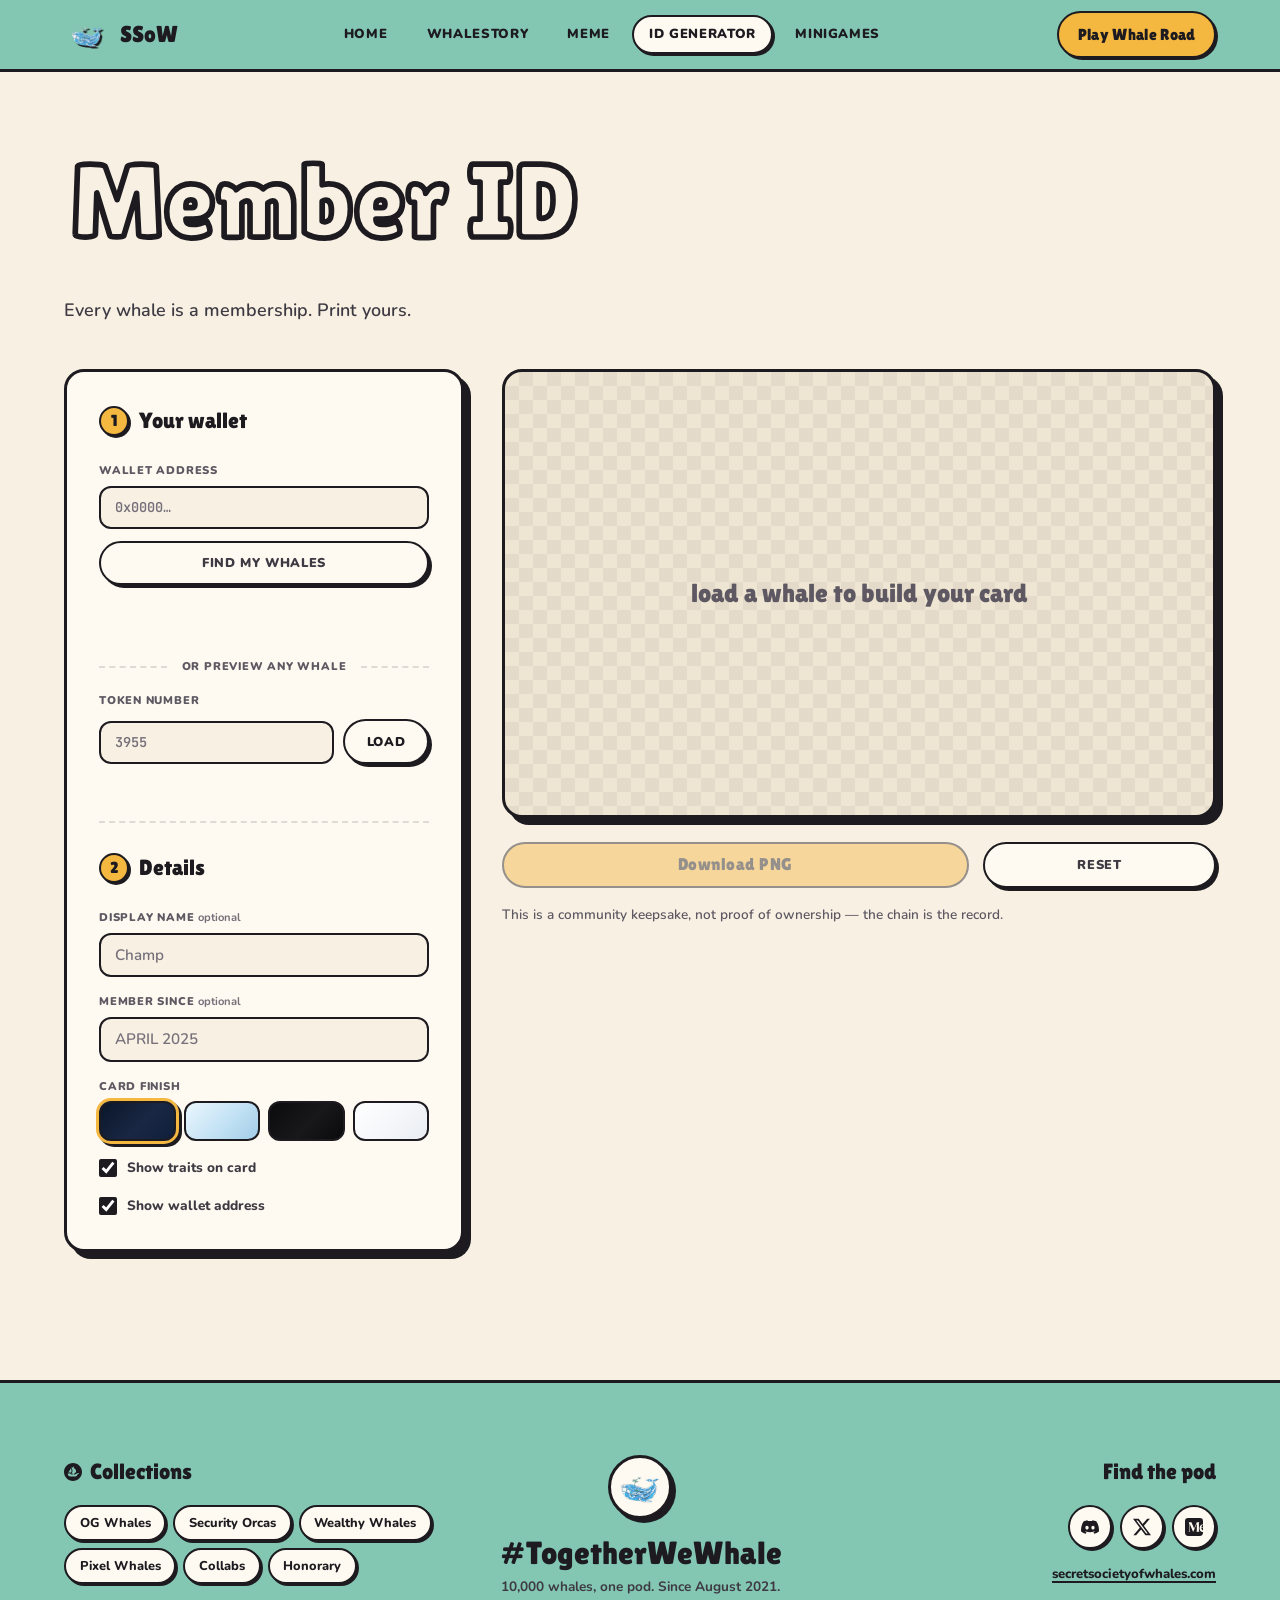
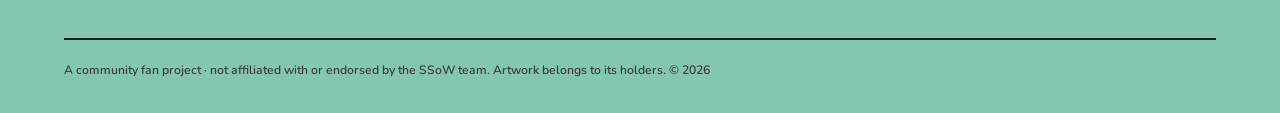
<file: idcard.html>
<!DOCTYPE html>
<html lang="en">
<head>
    <meta charset="UTF-8">
    <meta name="viewport" content="width=device-width, initial-scale=1.0">
    <title>ID Generator | Secret Society of Whales</title>
    <link rel="icon" type="image/png" sizes="32x32" href="images/favicon-32.png">
    <link rel="apple-touch-icon" sizes="180x180" href="images/favicon-180.png">
    <!-- whales load from IPFS; open that connection before any script asks -->
    <link rel="preconnect" href="https://gateway.pinata.cloud" crossorigin>
    <link rel="stylesheet" href="base.css">
    <link rel="stylesheet" href="studio.css">
    <link rel="stylesheet" href="idcard.css">
    <!-- the card itself is drawn in Syne; the rest of the site no longer loads it -->
    <link rel="stylesheet" href="https://fonts.googleapis.com/css2?family=Syne:wght@800&display=swap">
    <script>
        /* Runs before <body> paints: if the boot screen already played
           this session, mark the document so CSS skips it outright.
           Deferring this to a file would flash the intro on every page. */
        try {
            if (sessionStorage.getItem('ssow-booted')) {
                document.documentElement.classList.add('booted');
            }
            sessionStorage.setItem('ssow-booted', '1');
        } catch (e) { /* private mode - the intro just plays again */ }
    </script>
</head>
<body>
<div class="Boot" aria-hidden="true">
    <div class="Boot-inner">
        <p class="Boot-mark">Secret Society of Whales</p>
        <div class="Boot-bar"><span></span></div>
    </div>
</div>

<header>

    <nav class="Nav" aria-label="Main">
        <a class="Nav-logo" href="index.html" aria-label="Secret Society of Whales — home">
            <img src="images/OG_logo-nav.webp" alt="" width="46" height="39">
            <span class="Nav-brand" aria-hidden="true">SSoW</span>
        </a>
        <div class="Nav-links">
            <a href="index.html">Home</a>
            <a href="history.html">Whalestory</a>
            <a href="meme.html">Meme</a>
            <a href="idcard.html" aria-current="page">ID Generator</a>
            <a href="minigames.html">Minigames</a>
        </div>
        <a class="Nav-cta" href="game.html">Play Whale Road</a>
    </nav>

</header>

<main>
    <section class="Intro">
        <h1 data-stroke-text>Member ID</h1>
        <p class="Tagline">
            Every whale is a membership. Print yours.
        </p>
    </section>

    <div class="Studio">

        <!-- ============ LEFT: controls ============ -->
        <section class="Controls" aria-label="Card controls">

            <fieldset class="Control-group">
                <legend><span class="Step">1</span> Your wallet</legend>

                <div class="Field">
                    <label for="walletAddress">Wallet address</label>
                    <input type="text" id="walletAddress" name="walletAddress"
                           placeholder="0x0000…" spellcheck="false"
                           autocomplete="off">
                </div>

                <button type="button" id="checkWallet" class="Btn Btn--ghost">
                    Find my whales
                </button>

                <p class="Field-status" id="walletStatus" role="status"></p>

                <ul class="Holdings" id="holdings"></ul>
                <button type="button" id="holdingsMore" class="Btn Btn--ghost Holdings-more" hidden>
                    Show more
                </button>

                <div class="Divider"><span>or preview any whale</span></div>

                <div class="Field Field--inline">
                    <label for="whaleId">Token number</label>
                    <input type="number" id="whaleId" name="whaleId"
                           min="1" max="10000" step="1" placeholder="3955"
                           inputmode="numeric">
                    <button type="button" id="loadWhale" class="Btn">Load</button>
                </div>

                <p class="Field-status" id="whaleStatus" role="status"></p>
            </fieldset>

            <fieldset class="Control-group">
                <legend><span class="Step">2</span> Details</legend>

                <div class="Field">
                    <label for="memberName">Display name <span class="Hint">optional</span></label>
                    <input type="text" id="memberName" name="memberName"
                           maxlength="24" placeholder="Champ">
                </div>

                <div class="Field">
                    <label for="memberSince">Member since <span class="Hint">optional</span></label>
                    <input type="text" id="memberSince" name="memberSince"
                           maxlength="24" placeholder="APRIL 2025">
                </div>

                <div class="Field">
                    <span class="Field-label" id="themeLabel">Card finish</span>
                    <div class="Swatches" id="cardThemes" role="radiogroup" aria-labelledby="themeLabel">
                        <button type="button" class="Swatch Swatch--navy"  data-theme="navy"
                                role="radio" aria-checked="true"  title="Navy">Navy</button>
                        <button type="button" class="Swatch Swatch--ice"   data-theme="ice"
                                role="radio" aria-checked="false" title="Light blue">Light blue</button>
                        <button type="button" class="Swatch Swatch--black" data-theme="black"
                                role="radio" aria-checked="false" title="Black">Black</button>
                        <button type="button" class="Swatch Swatch--white" data-theme="white"
                                role="radio" aria-checked="false" title="White">White</button>
                    </div>
                </div>

                <div class="Field Field--check">
                    <input type="checkbox" id="showTraits" name="showTraits" checked>
                    <label for="showTraits">Show traits on card</label>
                </div>

                <div class="Field Field--check">
                    <input type="checkbox" id="showAddress" name="showAddress" checked>
                    <label for="showAddress">Show wallet address</label>
                </div>
            </fieldset>

        </section>

        <!-- ============ RIGHT: the card ============ -->
        <section class="Stage" aria-label="Membership card preview">

            <div class="Stage-frame">
                <canvas id="cardCanvas" width="1000" height="630"
                        aria-label="Membership card preview"></canvas>
                <p class="Stage-empty" id="stageEmpty">load a whale to build your card</p>
            </div>

            <div class="Stage-actions">
                <button type="button" id="downloadCard" class="Btn Btn--primary" disabled>
                    Download PNG
                </button>
                <button type="button" id="resetCard" class="Btn Btn--ghost">
                    Reset
                </button>
            </div>

            <p class="Stage-note" id="stageNote">
                This is a community keepsake, not proof of ownership &mdash; the chain is the record.
            </p>

        </section>

    </div>
</main>

<footer class="Footer" data-footer></footer>

<script defer src="https://cdnjs.cloudflare.com/ajax/libs/gsap/3.12.5/gsap.min.js"></script>
<script defer src="strokeText.js"></script>
<script defer src="whale.js"></script>
<script defer src="chain.js"></script>
<script defer src="idcard.js"></script>
<script defer src="footer.js"></script>
<script defer src="data/gold.js"></script>
<script defer src="easteregg.js"></script>
</body>
</html>
</file>
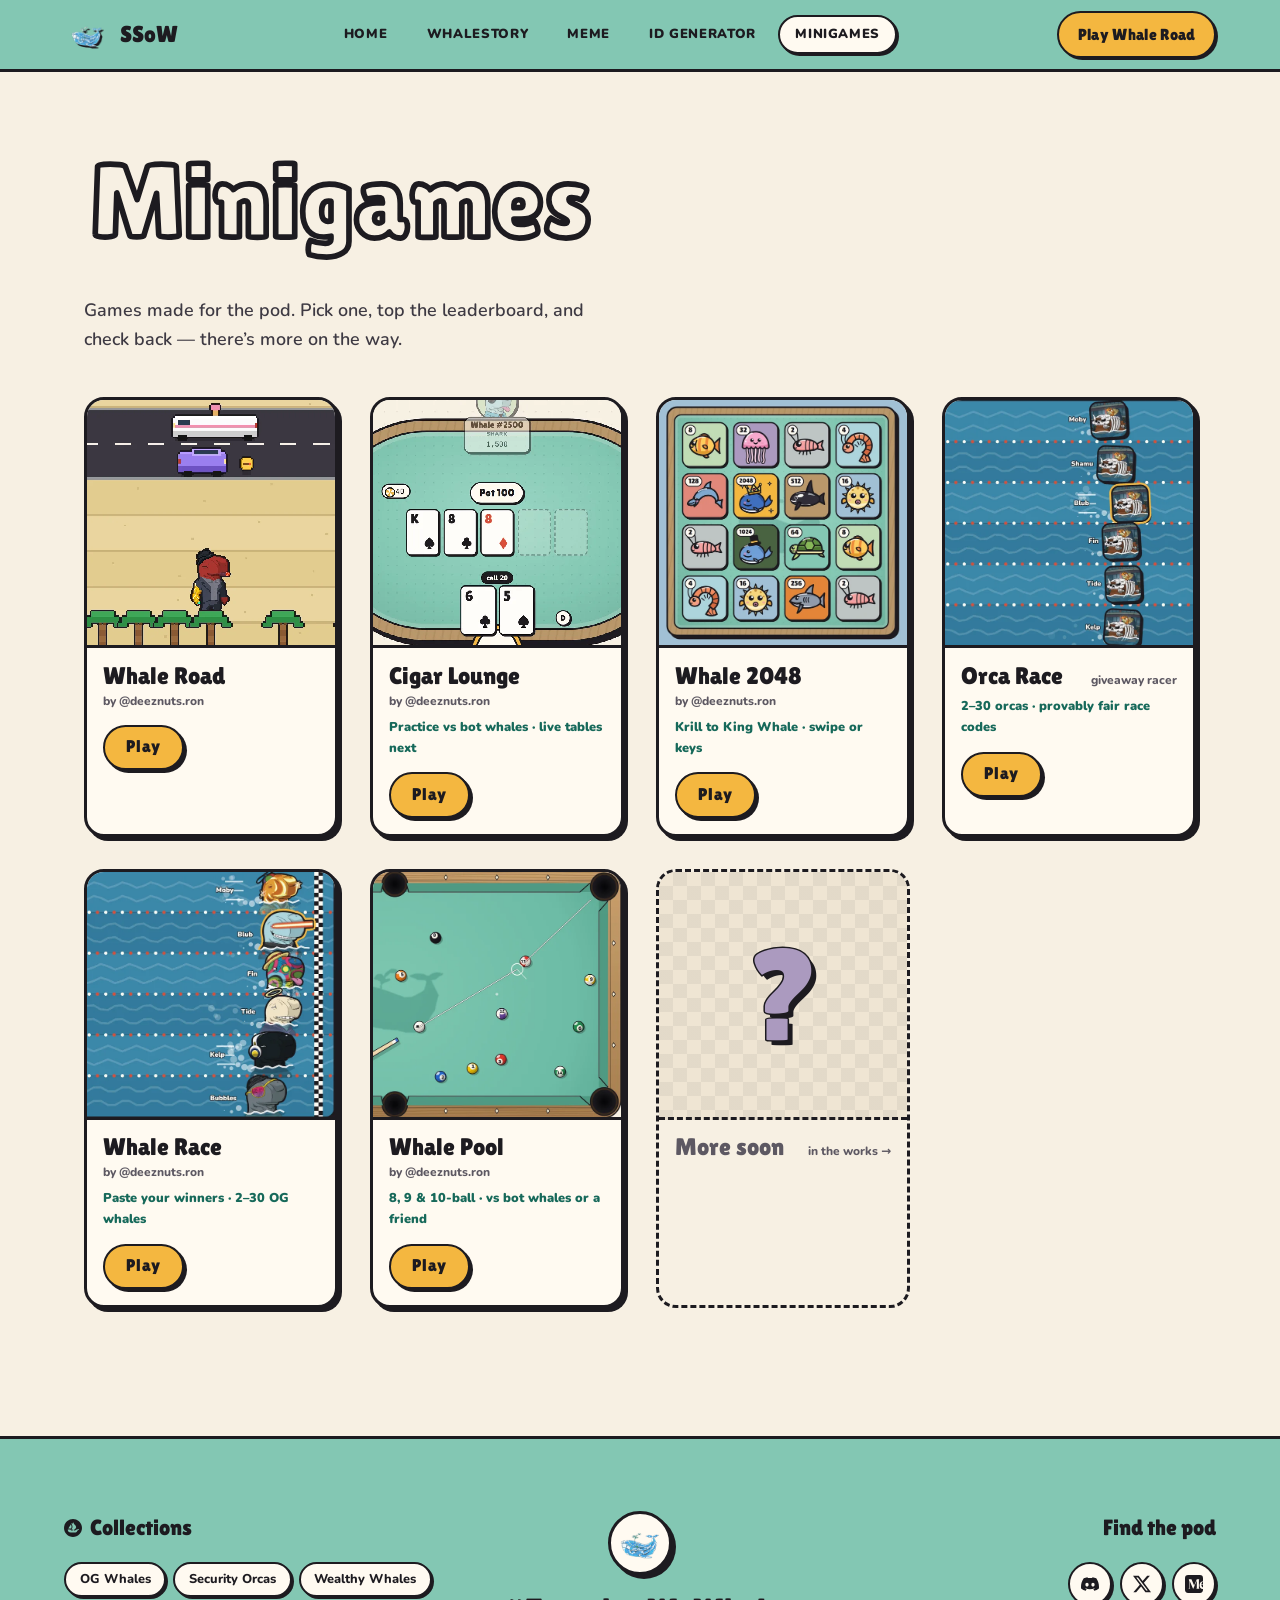
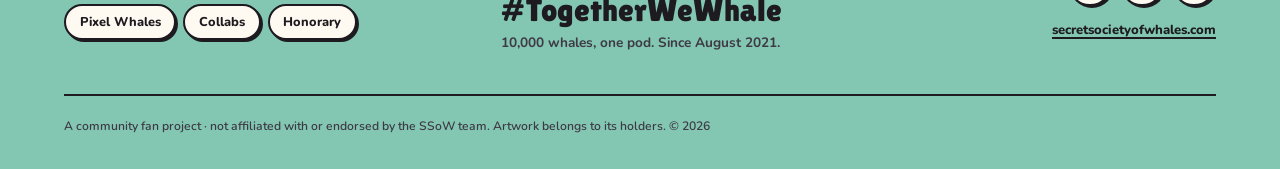
<file: minigames.html>
<!DOCTYPE html>
<html lang="en">
<head>
    <meta charset="UTF-8">
    <meta name="viewport" content="width=device-width, initial-scale=1.0">
    <title>Minigames | Secret Society of Whales</title>
    <link rel="icon" type="image/png" sizes="32x32" href="images/favicon-32.png">
    <link rel="apple-touch-icon" sizes="180x180" href="images/favicon-180.png">
    <link rel="stylesheet" href="base.css">
    <link rel="stylesheet" href="minigames.css">
    <script>
        /* Runs before <body> paints: if the boot screen already played
           this session, mark the document so CSS skips it outright.
           Deferring this to a file would flash the intro on every page. */
        try {
            if (sessionStorage.getItem('ssow-booted')) {
                document.documentElement.classList.add('booted');
            }
            sessionStorage.setItem('ssow-booted', '1');
        } catch (e) { /* private mode - the intro just plays again */ }
    </script>
</head>
<body>
<div class="Boot" aria-hidden="true">
    <div class="Boot-inner">
        <p class="Boot-mark">Secret Society of Whales</p>
        <div class="Boot-bar"><span></span></div>
    </div>
</div>

<header>

    <nav class="Nav" aria-label="Main">
        <a class="Nav-logo" href="index.html" aria-label="Secret Society of Whales — home">
            <img src="images/OG_logo-nav.webp" alt="" width="46" height="39">
            <span class="Nav-brand" aria-hidden="true">SSoW</span>
        </a>
        <div class="Nav-links">
            <a href="index.html">Home</a>
            <a href="history.html">Whalestory</a>
            <a href="meme.html">Meme</a>
            <a href="idcard.html">ID Generator</a>
            <a href="minigames.html" aria-current="page">Minigames</a>
        </div>
        <a class="Nav-cta" href="game.html">Play Whale Road</a>
    </nav>

</header>

<main>
    <section class="Intro">
        <h1 data-stroke-text>Minigames</h1>
        <p class="Tagline">
            Games made for the pod. Pick one, top the leaderboard, and check
            back &mdash; there&rsquo;s more on the way.
        </p>
    </section>

    <!-- One card per game. To add a game: copy the Whale Road card, point it
         at the new page, and drop a square cover in images/games/. -->
    <ul class="Games" aria-label="Games">
        <li>
            <a class="Game-card" href="game.html">
                <span class="Game-art">
                    <img src="images/games/whale-road.webp" width="640" height="640"
                         alt="A Pixel Whale in a top hat on the sand, with traffic and a river ahead">
                </span>
                <span class="Game-meta">
                    <span class="Game-title">Whale Road</span>
                    <span class="Game-by">by @deeznuts.ron</span>
                </span>
                <span class="Game-top" data-game-top="whale-road" hidden></span>
                <span class="Game-play" aria-hidden="true">Play</span>
            </a>
        </li>
        <li>
            <a class="Game-card" href="poker.html">
                <span class="Game-art">
                    <img src="images/games/cigar-lounge.webp" width="640" height="640" loading="lazy"
                         alt="A poker table on turquoise felt: a flop of king, eight, eight, and your six and five">
                </span>
                <span class="Game-meta">
                    <span class="Game-title">Cigar Lounge</span>
                    <span class="Game-by">by @deeznuts.ron</span>
                </span>
                <span class="Game-top">Practice vs bot whales &middot; live tables next</span>
                <span class="Game-play" aria-hidden="true">Play</span>
            </a>
        </li>
        <li>
            <a class="Game-card" href="whale-2048.html">
                <span class="Game-art Game-art--smooth">
                    <img src="images/games/whale-2048.webp" width="640" height="640" loading="lazy"
                         alt="A Whale 2048 board: sea creature tiles from Krill and Shrimp up to a top-hatted Whale and a crowned King Whale">
                </span>
                <span class="Game-meta">
                    <span class="Game-title">Whale 2048</span>
                    <span class="Game-by">by @deeznuts.ron</span>
                </span>
                <span class="Game-top" data-game-top="whale-2048">Krill to King Whale &middot; swipe or keys</span>
                <span class="Game-play" aria-hidden="true">Play</span>
            </a>
        </li>
        <li>
            <a class="Game-card" href="orca-race.html">
                <span class="Game-art Game-art--smooth">
                    <img src="images/games/orca-race.webp" width="640" height="640" loading="lazy"
                         alt="Security Orcas racing across blue lanes toward a checkered finish line, each with its NFT portrait">
                </span>
                <span class="Game-meta">
                    <span class="Game-title">Orca Race</span>
                    <span class="Game-by">giveaway racer</span>
                </span>
                <span class="Game-top">2&ndash;30 orcas &middot; provably fair race codes</span>
                <span class="Game-play" aria-hidden="true">Play</span>
            </a>
        </li>
        <li>
            <a class="Game-card" href="whale-race.html">
                <span class="Game-art Game-art--smooth">
                    <img src="images/games/whale-race.webp" width="640" height="640" loading="lazy"
                         alt="OG whales cut out of their portraits, swimming across blue lanes toward a checkered finish line">
                </span>
                <span class="Game-meta">
                    <span class="Game-title">Whale Race</span>
                    <span class="Game-by">by @deeznuts.ron</span>
                </span>
                <span class="Game-top">Paste your winners &middot; 2&ndash;30 OG whales</span>
                <span class="Game-play" aria-hidden="true">Play</span>
            </a>
        </li>
        <li>
            <a class="Game-card" href="whale-pool.html">
                <span class="Game-art Game-art--smooth">
                    <img src="images/games/whale-pool.webp" width="640" height="640" loading="lazy"
                         alt="A comic pool table on turquoise felt: the cue lined up to send the 11 into the corner pocket">
                </span>
                <span class="Game-meta">
                    <span class="Game-title">Whale Pool</span>
                    <span class="Game-by">by @deeznuts.ron</span>
                </span>
                <span class="Game-top">8, 9 &amp; 10-ball &middot; vs bot whales or a friend</span>
                <span class="Game-play" aria-hidden="true">Play</span>
            </a>
        </li>
        <li>
            <div class="Game-card Game-card--soon" aria-label="More games coming soon">
                <span class="Game-art">
                    <span class="Game-soon" aria-hidden="true">?</span>
                </span>
                <span class="Game-meta">
                    <span class="Game-title">More soon</span>
                    <span class="Game-by">in the works &rarr;</span>
                </span>
            </div>
        </li>
    </ul>
</main>

<footer class="Footer" data-footer></footer>

<script defer src="https://cdnjs.cloudflare.com/ajax/libs/gsap/3.12.5/gsap.min.js"></script>
<script defer src="strokeText.js"></script>
<script defer src="game-config.js"></script>
<script defer src="minigames.js"></script>
<script defer src="footer.js"></script>
<script defer src="data/gold.js"></script>
<script defer src="easteregg.js"></script>
</body>
</html>
</file>
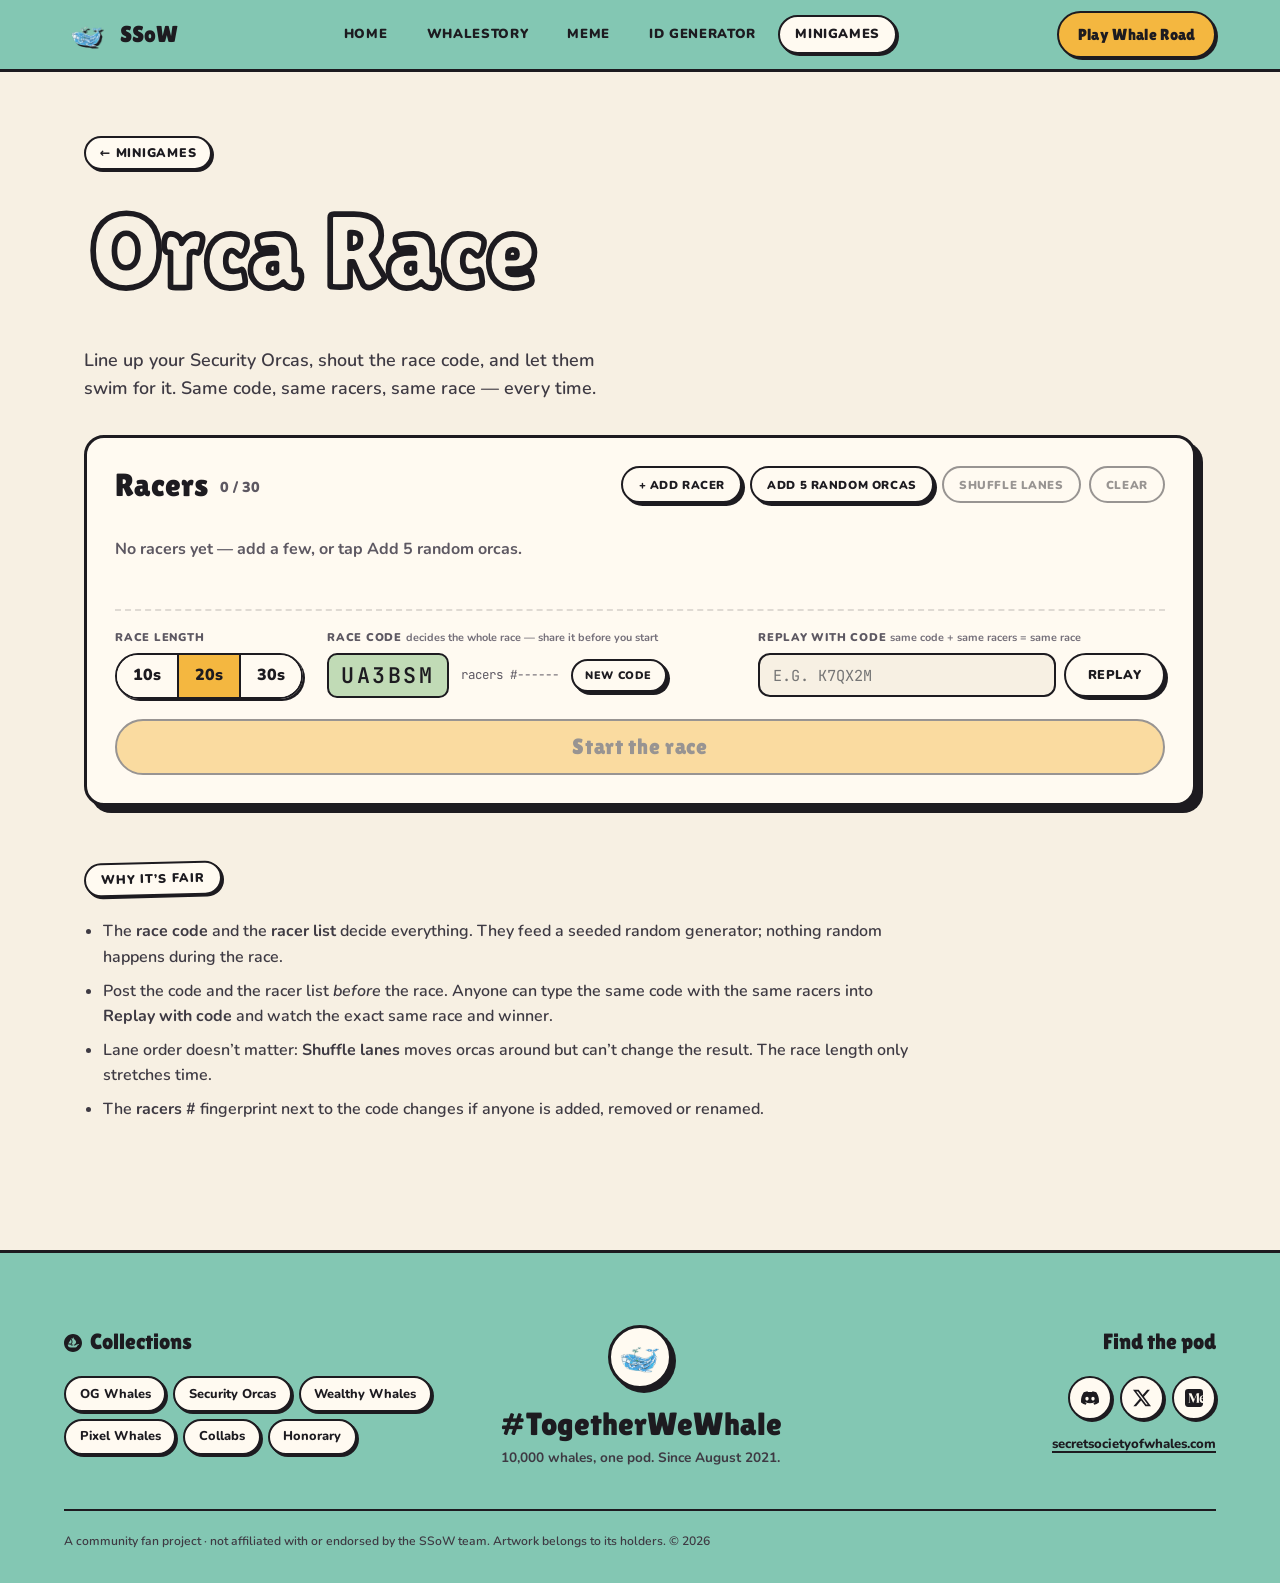
<file: orca-race.html>
<!DOCTYPE html>
<html lang="en">
<head>
    <meta charset="UTF-8">
    <meta name="viewport" content="width=device-width, initial-scale=1.0">
    <title>Orca Race | Secret Society of Whales</title>
    <meta name="description" content="Race Secret Society Security Orcas across the sea. A provably fair race for giveaways: the race code and the racer list decide everything.">
    <link rel="icon" type="image/png" sizes="32x32" href="images/favicon-32.png">
    <link rel="apple-touch-icon" sizes="180x180" href="images/favicon-180.png">
    <link rel="stylesheet" href="base.css">
    <link rel="stylesheet" href="arcade.css">
    <link rel="stylesheet" href="orca-race.css">
    <script>
        /* Runs before <body> paints: if the boot screen already played
           this session, mark the document so CSS skips it outright.
           Deferring this to a file would flash the intro on every page. */
        try {
            if (sessionStorage.getItem('ssow-booted')) {
                document.documentElement.classList.add('booted');
            }
            sessionStorage.setItem('ssow-booted', '1');
        } catch (e) { /* private mode - the intro just plays again */ }
    </script>
</head>
<body>
<div class="Boot" aria-hidden="true">
    <div class="Boot-inner">
        <p class="Boot-mark">Secret Society of Whales</p>
        <div class="Boot-bar"><span></span></div>
    </div>
</div>

<header>

    <nav class="Nav" aria-label="Main">
        <a class="Nav-logo" href="index.html" aria-label="Secret Society of Whales — home">
            <img src="images/OG_logo-nav.webp" alt="" width="46" height="39">
            <span class="Nav-brand" aria-hidden="true">SSoW</span>
        </a>
        <div class="Nav-links">
            <a href="index.html">Home</a>
            <a href="history.html">Whalestory</a>
            <a href="meme.html">Meme</a>
            <a href="idcard.html">ID Generator</a>
            <a href="minigames.html" aria-current="page">Minigames</a>
        </div>
        <a class="Nav-cta" href="game.html">Play Whale Road</a>
    </nav>

</header>

<main>
    <section class="Intro Or-intro">
        <p class="Crumbs"><a href="minigames.html">&larr; Minigames</a></p>
        <h1 data-stroke-text>Orca Race</h1>
        <p class="Tagline">
            Line up your Security Orcas, shout the race code, and let them swim for it.
            Same code, same racers, same race &mdash; every time.
        </p>
    </section>

    <!-- ============ Setup ============ -->
    <section class="Panel Or-setup" id="setup" aria-labelledby="setupTitle">
        <div class="Or-head">
            <h2 id="setupTitle">Racers <span class="Or-count" id="count">0 / 30</span></h2>
            <div class="Or-tools">
                <button type="button" class="Btn" id="addRacer">+ Add racer</button>
                <button type="button" class="Btn" id="addRandom">Add 5 random orcas</button>
                <button type="button" class="Btn" id="shuffle">Shuffle lanes</button>
                <button type="button" class="Btn" id="clear">Clear</button>
            </div>
        </div>

        <ol class="Or-list" id="list"></ol>
        <p class="Or-empty" id="empty">No racers yet &mdash; add a few, or tap <strong>Add 5 random orcas</strong>.</p>
        <p class="Wallet-status" id="setupStatus" role="status" aria-live="polite"></p>

        <div class="Or-options">
            <fieldset class="Field">
                <legend class="Field-label">Race length</legend>
                <div class="Or-seg" role="radiogroup">
                    <label><input type="radio" name="length" value="10"><span>10s</span></label>
                    <label><input type="radio" name="length" value="20" checked><span>20s</span></label>
                    <label><input type="radio" name="length" value="30"><span>30s</span></label>
                </div>
            </fieldset>

            <div class="Field Or-codebox">
                <span class="Field-label">Race code <span class="Hint">decides the whole race &mdash; share it before you start</span></span>
                <div class="Or-code">
                    <strong id="code">------</strong>
                    <span class="Or-fp" id="fingerprint" title="Fingerprint of the racer list">racers #------</span>
                    <button type="button" class="Btn Or-small" id="newCode">New code</button>
                </div>
            </div>

            <form class="Field Or-replay" id="replayForm" novalidate>
                <label class="Field-label" for="replayCode">Replay with code <span class="Hint">same code + same racers = same race</span></label>
                <div class="Wallet-row">
                    <input type="text" id="replayCode" maxlength="16" autocomplete="off" spellcheck="false" placeholder="e.g. K7QX2M">
                    <button type="submit" class="Btn">Replay</button>
                </div>
            </form>
        </div>

        <button type="button" class="Btn Btn--primary Or-go" id="start">Start the race</button>
    </section>

    <!-- ============ The race ============ -->
    <section class="Or-stage" id="stage" aria-label="Race" hidden>
        <div class="Or-hud">
            <div class="Or-clock" aria-label="Race clock"><span class="Score-label">Time</span><strong id="clock">00:00.000</strong></div>
            <div class="Or-hudcode"><span class="Score-label">Race code</span><strong id="hudCode">------</strong></div>
            <div class="Or-leader"><span class="Score-label">Leader</span><strong id="leader">&mdash;</strong></div>
            <div class="Or-hudbtns">
                <button type="button" class="Or-icon" id="mute" aria-pressed="false" aria-label="Sound on — mute" title="Sound">&#x1F50A;</button>
                <button type="button" class="Or-icon" id="fullscreen" aria-label="Fullscreen" title="Fullscreen">&#x26F6;</button>
            </div>
        </div>
        <div class="Or-pool" id="pool">
            <canvas id="canvas"></canvas>
            <canvas class="Or-confetti" id="confetti" aria-hidden="true"></canvas>

            <div class="Or-results" id="results" hidden>
                <div class="Or-card" role="dialog" aria-modal="false" aria-labelledby="resultsTitle">
                    <h2 class="Or-title" id="resultsTitle">Results</h2>
                    <p class="Or-meta" id="resultsMeta"></p>
                    <ol class="Podium" id="podium"></ol>
                    <h3 class="Or-sub">Full finishing order</h3>
                    <ol class="Or-order" id="order"></ol>
                    <div class="Or-actions">
                        <button type="button" class="Btn Btn--primary" id="copy">Copy results</button>
                        <button type="button" class="Btn" id="again">Race again</button>
                        <button type="button" class="Btn" id="newRace">New race</button>
                    </div>
                    <p class="Wallet-status" id="copyStatus" role="status" aria-live="polite"></p>
                </div>
            </div>
        </div>
    </section>

    <section class="Or-fair" aria-labelledby="fairTitle">
        <h2 class="Label" id="fairTitle">Why it&rsquo;s fair</h2>
        <ul>
            <li>The <strong>race code</strong> and the <strong>racer list</strong> decide everything. They feed a seeded random generator; nothing random happens during the race.</li>
            <li>Post the code and the racer list <em>before</em> the race. Anyone can type the same code with the same racers into <strong>Replay with code</strong> and watch the exact same race and winner.</li>
            <li>Lane order doesn&rsquo;t matter: <strong>Shuffle lanes</strong> moves orcas around but can&rsquo;t change the result. The race length only stretches time.</li>
            <li>The <strong>racers #</strong> fingerprint next to the code changes if anyone is added, removed or renamed.</li>
        </ul>
    </section>

    <p class="Sr-only" id="announce" aria-live="polite"></p>
</main>

<footer class="Footer" data-footer></footer>

<script defer src="https://cdnjs.cloudflare.com/ajax/libs/gsap/3.12.5/gsap.min.js"></script>
<script defer src="strokeText.js"></script>
<script defer src="game-config.js"></script>
<script defer src="orca-race-sim.js"></script>
<script defer src="arcade-sound.js"></script>
<script defer src="orca-race-sound.js"></script>
<script defer src="orca-cutout.js"></script>
<script defer src="orca-race.js"></script>
<script defer src="footer.js"></script>
<script defer src="data/gold.js"></script>
<script defer src="easteregg.js"></script>
</body>
</html>
</file>
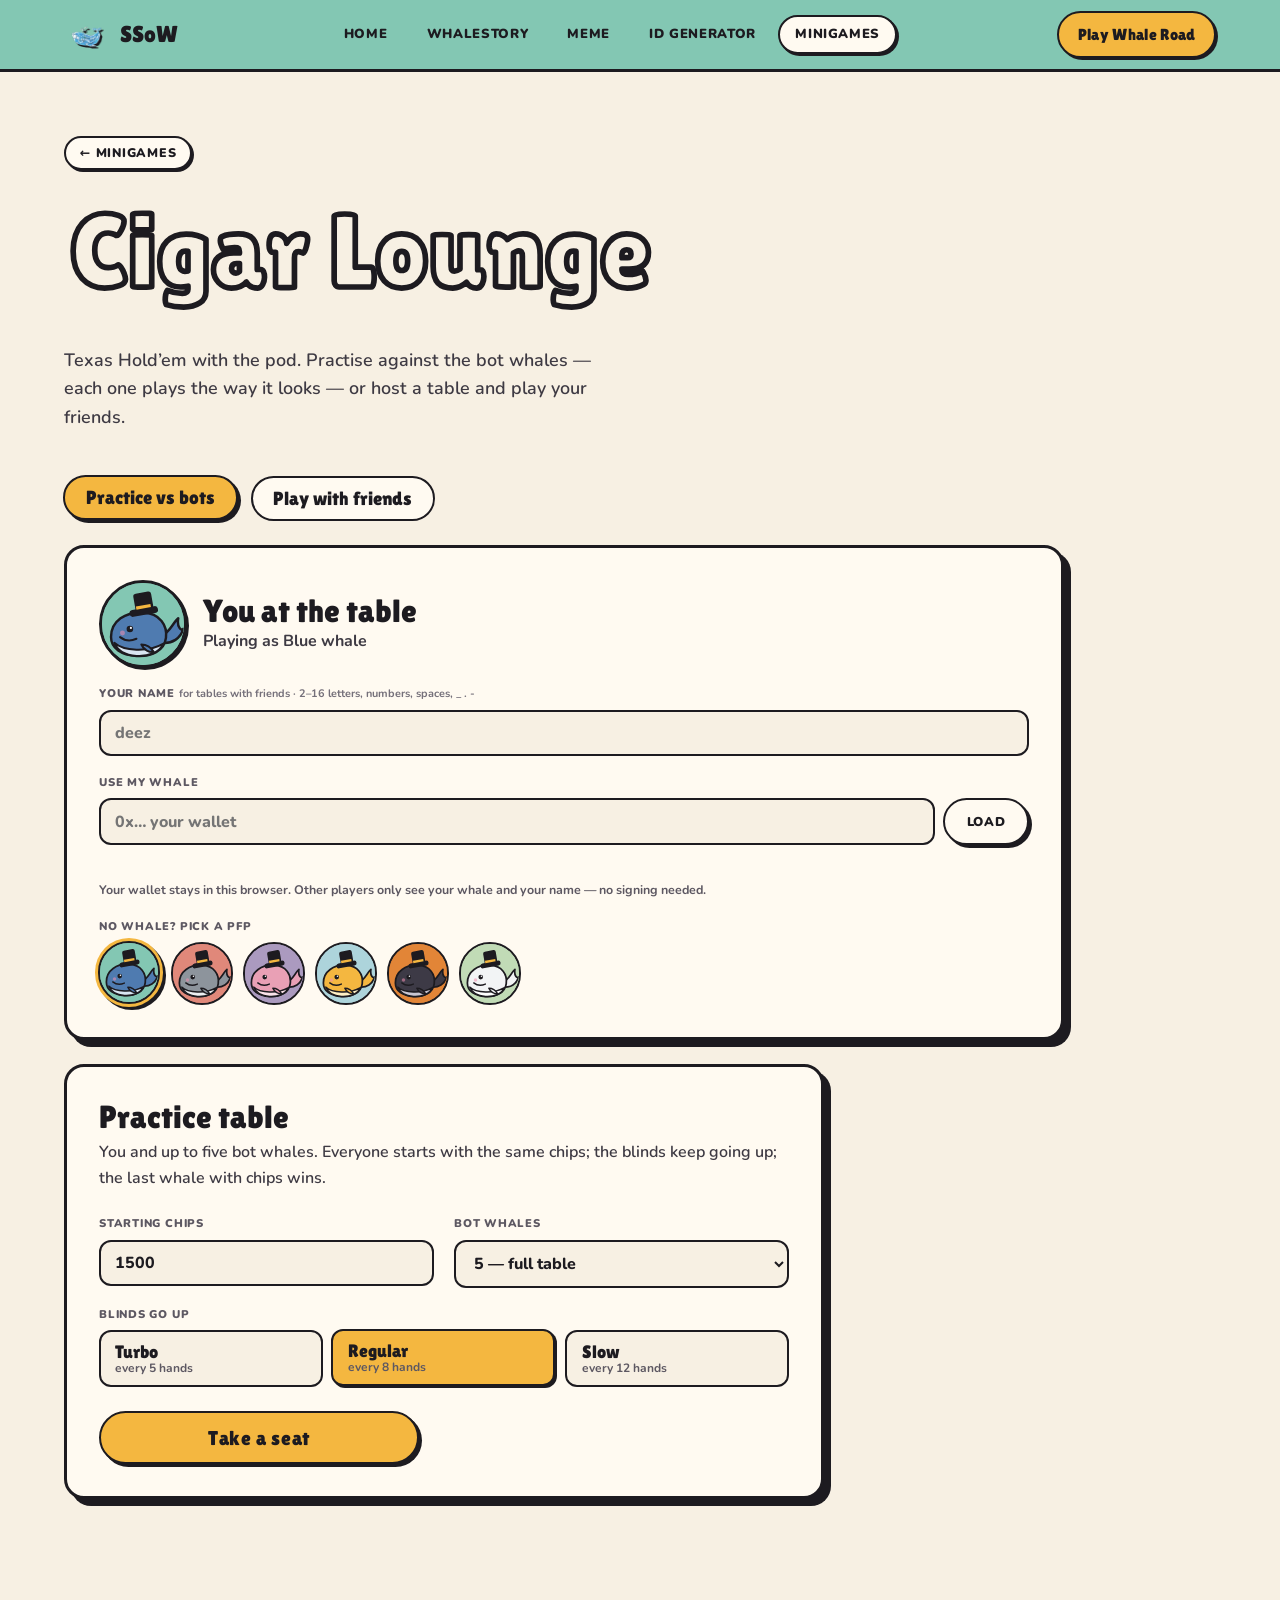
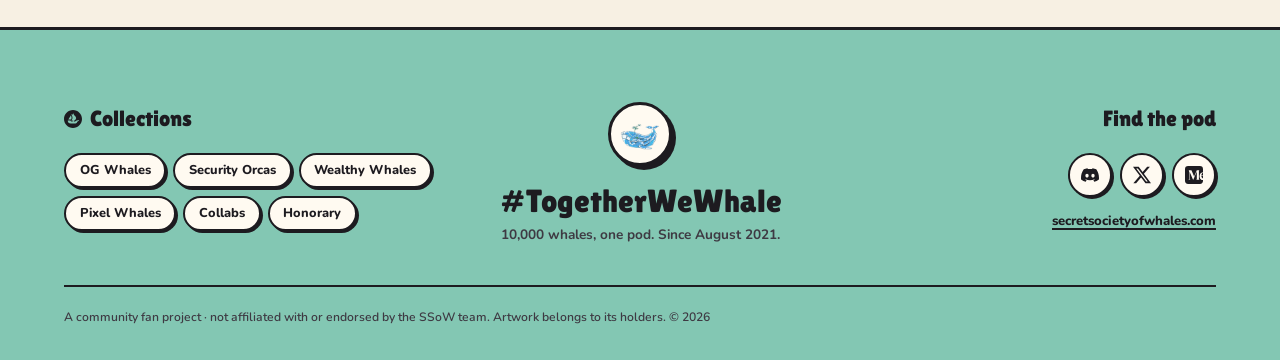
<file: poker.html>
<!DOCTYPE html>
<html lang="en">
<head>
    <meta charset="UTF-8">
    <meta name="viewport" content="width=device-width, initial-scale=1.0">
    <title>Cigar Lounge | Secret Society of Whales</title>
    <link rel="icon" type="image/png" sizes="32x32" href="images/favicon-32.png">
    <link rel="apple-touch-icon" sizes="180x180" href="images/favicon-180.png">
    <link rel="stylesheet" href="base.css">
    <link rel="stylesheet" href="arcade.css">
    <link rel="stylesheet" href="poker.css">
    <script>
        /* Runs before <body> paints: if the boot screen already played
           this session, mark the document so CSS skips it outright.
           Deferring this to a file would flash the intro on every page. */
        try {
            if (sessionStorage.getItem('ssow-booted')) {
                document.documentElement.classList.add('booted');
            }
            sessionStorage.setItem('ssow-booted', '1');
        } catch (e) { /* private mode - the intro just plays again */ }
    </script>
</head>
<body>
<div class="Boot" aria-hidden="true">
    <div class="Boot-inner">
        <p class="Boot-mark">Secret Society of Whales</p>
        <div class="Boot-bar"><span></span></div>
    </div>
</div>

<header>

    <nav class="Nav" aria-label="Main">
        <a class="Nav-logo" href="index.html" aria-label="Secret Society of Whales — home">
            <img src="images/OG_logo-nav.webp" alt="" width="46" height="39">
            <span class="Nav-brand" aria-hidden="true">SSoW</span>
        </a>
        <div class="Nav-links">
            <a href="index.html">Home</a>
            <a href="history.html">Whalestory</a>
            <a href="meme.html">Meme</a>
            <a href="idcard.html">ID Generator</a>
            <a href="minigames.html" aria-current="page">Minigames</a>
        </div>
        <a class="Nav-cta" href="game.html">Play Whale Road</a>
    </nav>

</header>

<main>
    <section class="Intro">
        <p class="Crumbs"><a href="minigames.html">&larr; Minigames</a></p>
        <h1 data-stroke-text>Cigar Lounge</h1>
        <p class="Tagline">
            Texas Hold&rsquo;em with the pod. Practise against the bot whales &mdash; each
            one plays the way it looks &mdash; or host a table and play your friends.
        </p>
    </section>

    <div class="Modes" role="tablist" aria-label="How to play">
        <button type="button" role="tab" class="Mode" id="tabPractice" aria-selected="true" aria-controls="setup">Practice vs bots</button>
        <button type="button" role="tab" class="Mode" id="tabOnline" aria-selected="false" aria-controls="online">Play with friends</button>
    </div>

    <!-- ============ You: name and avatar, for both modes ============ -->
    <section class="Panel You" id="you" aria-labelledby="youTitle">
        <div class="You-head">
            <div class="You-preview"><img id="avatarPreview" src="images/pfp/whale-0.svg" alt="" width="120" height="120"></div>
            <div>
                <h2 id="youTitle">You at the table</h2>
                <p class="You-label">Playing as <strong id="avatarLabel">Blue whale</strong></p>
            </div>
        </div>

        <label class="Field">
            <span class="Field-label">Your name <span class="Hint">for tables with friends &middot; 2&ndash;16 letters, numbers, spaces, _ . -</span></span>
            <input type="text" id="playerName" maxlength="16" autocomplete="nickname" spellcheck="false" placeholder="deez">
        </label>

        <div class="Field">
            <span class="Field-label">Use my whale</span>
            <div class="Wallet-row">
                <input type="text" id="walletInput" placeholder="0x&hellip; your wallet" spellcheck="false" autocomplete="off" aria-label="Wallet address">
                <button type="button" class="Btn" id="walletLoad">Load</button>
            </div>
            <p class="Wallet-status" id="walletStatus" role="status" aria-live="polite"></p>
            <div class="Avatar-grid" id="walletGrid" hidden></div>
            <p class="Wallet-note">Your wallet stays in this browser. Other players only see your whale and your name &mdash; no signing needed.</p>
        </div>

        <div class="Field">
            <span class="Field-label">No whale? Pick a pfp</span>
            <div class="Avatar-row" id="pfpRow"></div>
        </div>
    </section>

    <!-- ============ Set up a practice table ============ -->
    <section class="Setup" id="setup" aria-labelledby="setupTitle">
        <h2 id="setupTitle">Practice table</h2>
        <p class="Setup-lede">You and up to five bot whales. Everyone starts with the same chips;
            the blinds keep going up; the last whale with chips wins.</p>

        <div class="Setup-grid">
            <label class="Field">
                <span class="Field-label">Starting chips</span>
                <input type="number" id="startChips" value="1500" min="200" max="100000" step="100" inputmode="numeric">
            </label>

            <label class="Field">
                <span class="Field-label">Bot whales</span>
                <select id="botCount">
                    <option value="1">1 &mdash; heads-up</option>
                    <option value="2">2</option>
                    <option value="3">3</option>
                    <option value="4">4</option>
                    <option value="5" selected>5 &mdash; full table</option>
                </select>
            </label>

            <fieldset class="Field Speeds">
                <legend class="Field-label">Blinds go up</legend>
                <label><input type="radio" name="speed" value="turbo"> <span>Turbo<small>every 5 hands</small></span></label>
                <label><input type="radio" name="speed" value="regular" checked> <span>Regular<small>every 8 hands</small></span></label>
                <label><input type="radio" name="speed" value="slow"> <span>Slow<small>every 12 hands</small></span></label>
            </fieldset>
        </div>

        <button type="button" class="Btn Btn--primary Setup-go" id="deal">Take a seat</button>
    </section>

    <!-- ============ Play with friends: host or join ============ -->
    <section class="Online" id="online" aria-label="Play with friends" hidden>
        <div class="Online-pair">
            <div class="Panel Online-host">
                <h2>Host a table</h2>
                <p class="Setup-lede">Pick the rules, get a link, send it to the pod.</p>
                <div class="Setup-grid">
                    <label class="Field">
                        <span class="Field-label">Starting chips</span>
                        <input type="number" id="hostChips" value="1500" min="200" max="100000" step="100" inputmode="numeric">
                    </label>
                    <label class="Field">
                        <span class="Field-label">Seats</span>
                        <select id="hostSeats">
                            <option value="2">2 &mdash; heads-up</option>
                            <option value="3">3</option>
                            <option value="4">4</option>
                            <option value="5">5</option>
                            <option value="6" selected>6 &mdash; full table</option>
                            <option value="tournament">Tournament &mdash; up to 20 players</option>
                        </select>
                    </label>
                    <fieldset class="Field Speeds">
                        <legend class="Field-label">Blinds go up</legend>
                        <label><input type="radio" name="hostSpeed" value="turbo"> <span>Turbo<small>every 5 min</small></span></label>
                        <label><input type="radio" name="hostSpeed" value="regular" checked> <span>Regular<small>every 8 min</small></span></label>
                        <label><input type="radio" name="hostSpeed" value="slow"> <span>Slow<small>every 12 min</small></span></label>
                    </fieldset>
                </div>
                <button type="button" class="Btn Btn--primary Setup-go" id="hostGo">Open the table</button>
            </div>

            <div class="Panel Online-join">
                <h2>Join a table</h2>
                <p class="Setup-lede">Got a link? Open it. Got a code? Type it here.</p>
                <label class="Field">
                    <span class="Field-label">Table code</span>
                    <input type="text" id="joinCode" maxlength="7" autocomplete="off" spellcheck="false" placeholder="K7Q2XM" class="Code-input">
                </label>
                <button type="button" class="Btn Btn--primary Setup-go" id="joinGo">Take a seat</button>
            </div>
        </div>

        <p class="Online-status" id="onlineStatus" role="status" aria-live="polite"></p>
        <p class="Online-note">Play chips only &mdash; no money, crypto or NFTs are ever at stake.</p>
    </section>

    <!-- ============ The table ============ -->
    <section class="Lounge" id="lounge" aria-label="Poker table" hidden>
        <div class="Room" id="room" hidden>
            <div class="Room-code">
                <span class="Field-label">Table</span>
                <strong id="roomCode"></strong>
            </div>
            <div class="Room-share">
                <input type="text" id="roomLink" readonly aria-label="Link to this table">
                <button type="button" class="Btn" id="roomCopy">Copy link</button>
            </div>
            <p class="Room-status" id="roomStatus" aria-live="polite"></p>
            <div class="Tourney" id="tourney" hidden>
                <p class="Tourney-line" id="tourneyLine" aria-live="polite"></p>
                <div class="Tourney-tables" id="tourneyTables" role="group" aria-label="Watch a table"></div>
                <ol class="Tourney-list" id="tourneyList" aria-label="Players"></ol>
            </div>
            <div class="Room-actions">
                <button type="button" class="Btn Btn--primary" id="roomStart" hidden>Start the game</button>
                <button type="button" class="Btn" id="roomBack" hidden>I&rsquo;m back</button>
                <button type="button" class="Btn" id="roomLeave">Leave</button>
            </div>
        </div>

        <div class="Table" id="table">
            <div class="Rail"><div class="Felt"></div></div>
            <button type="button" class="Mute" id="loungeMute" aria-pressed="false" aria-label="Sound on — mute">&#x1F50A;</button>
            <button type="button" class="Full" id="loungeFull" aria-pressed="false" aria-label="Full screen" title="Full screen">
                <svg viewBox="0 0 24 24" aria-hidden="true"><path class="Full-in" d="M4 9V4h5M15 4h5v5M20 15v5h-5M9 20H4v-5"/><path class="Full-out" d="M9 4v5H4M20 9h-5V4M15 20v-5h5M4 15h5v5"/></svg>
            </button>
            <div class="Center">
                <p class="Pot" id="pot">Pot 0</p>
                <div class="Board" id="board" aria-label="Board cards"></div>
                <p class="Say" id="say" aria-live="polite"></p>
            </div>
            <!-- seats and bet chips are added by poker.js -->

            <div class="Over" id="over" hidden>
                <p class="Over-kicker" id="overKicker">Cigar Lounge</p>
                <p class="Over-title" id="overTitle"></p>
                <p class="Over-text" id="overText"></p>
                <div class="Over-actions">
                    <button type="button" class="Btn Btn--primary" id="again">Play again</button>
                    <button type="button" class="Btn" id="change">Change settings</button>
                    <button type="button" class="Btn Btn--primary" id="overLobby" hidden>Back to the lobby</button>
                </div>
            </div>
        </div>

        <div class="Bar" id="bar">
            <p class="Bar-status" id="status" aria-live="polite"></p>
            <div class="Bar-actions" id="actions" hidden>
                <div class="Bar-main">
                    <button type="button" class="Btn Act Act--fold" id="fold">Fold</button>
                    <button type="button" class="Btn Act Act--call" id="call">Check</button>
                    <button type="button" class="Btn Act Act--raise" id="raise">Raise</button>
                </div>
                <div class="Raise" id="raiseBox">
                    <input type="range" id="raiseRange" aria-label="Raise amount">
                    <div class="Raise-presets">
                        <button type="button" data-size="min">Min</button>
                        <button type="button" data-size="half">&frac12; Pot</button>
                        <button type="button" data-size="pot">Pot</button>
                        <button type="button" data-size="all">All-in</button>
                    </div>
                </div>
            </div>
        </div>

        <div class="Info">
            <p class="Blinds" id="blindsInfo"></p>
            <p class="Keys-hint">Keys: <kbd>F</kbd> fold &middot; <kbd>C</kbd> check / call &middot; <kbd>R</kbd> raise</p>
            <ol class="Log" id="log" aria-label="Hand history"></ol>
        </div>
    </section>
</main>

<footer class="Footer" data-footer></footer>

<script defer src="https://cdnjs.cloudflare.com/ajax/libs/gsap/3.12.5/gsap.min.js"></script>
<script defer src="strokeText.js"></script>
<script defer src="game-config.js"></script>
<script defer src="poker-engine.js"></script>
<script defer src="poker-bots.js"></script>
<script defer src="arcade-sound.js"></script>
<script defer src="poker-sound.js"></script>
<script defer src="poker-table.js"></script>
<script defer src="poker-avatar.js"></script>
<script defer src="poker.js"></script>
<script defer src="poker-online.js"></script>
<script defer src="footer.js"></script>
<script defer src="data/gold.js"></script>
<script defer src="easteregg.js"></script>
</body>
</html>
</file>
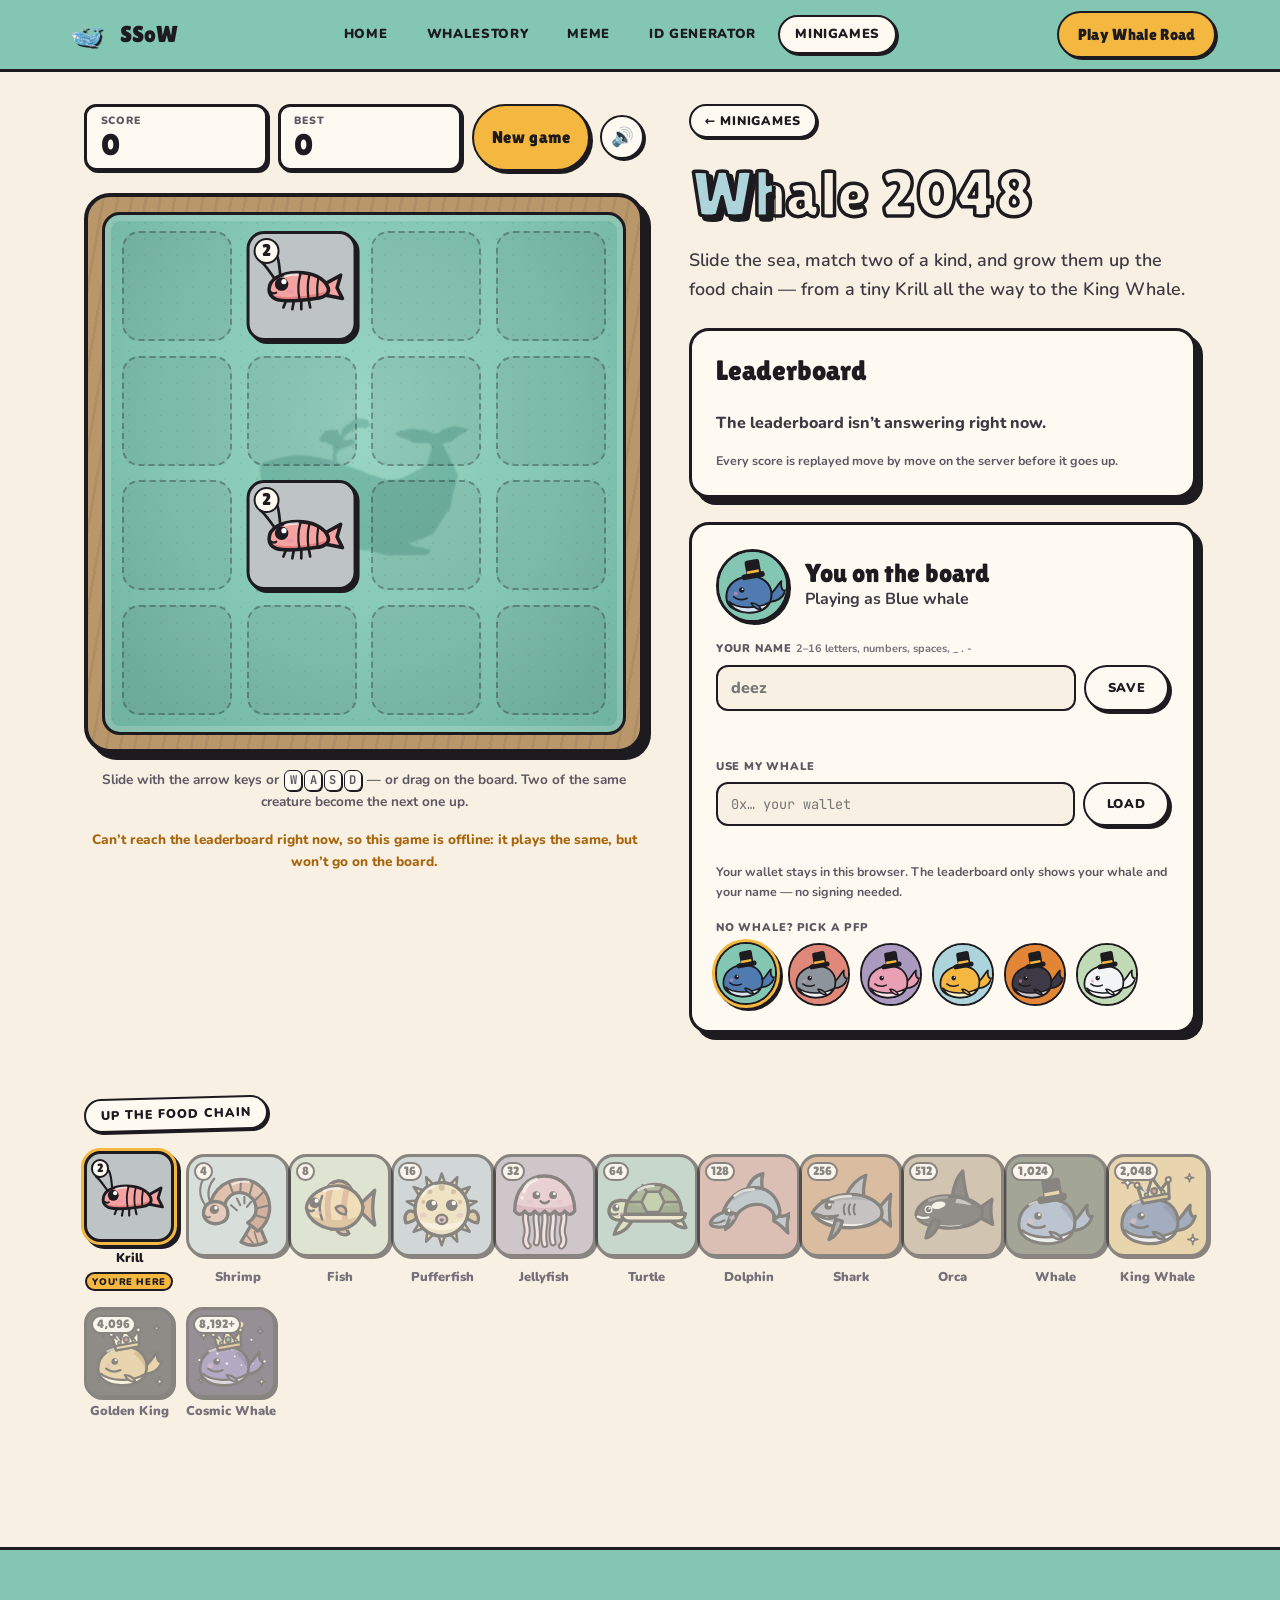
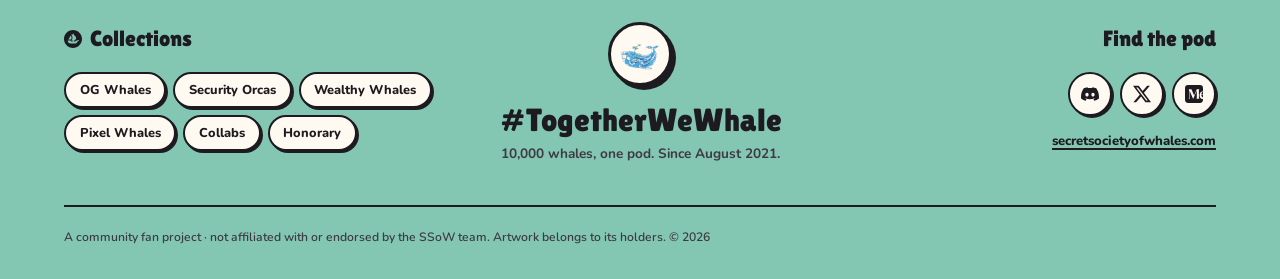
<file: whale-2048.html>
<!DOCTYPE html>
<html lang="en">
<head>
    <meta charset="UTF-8">
    <meta name="viewport" content="width=device-width, initial-scale=1.0">
    <title>Whale 2048 | Secret Society of Whales</title>
    <meta name="description" content="Merge sea creatures up the food chain, from Krill to the King Whale. A Secret Society of Whales minigame.">
    <link rel="icon" type="image/png" sizes="32x32" href="images/favicon-32.png">
    <link rel="apple-touch-icon" sizes="180x180" href="images/favicon-180.png">
    <link rel="stylesheet" href="base.css">
    <link rel="stylesheet" href="arcade.css">
    <link rel="stylesheet" href="whale-2048.css">
    <script>
        /* Runs before <body> paints: if the boot screen already played
           this session, mark the document so CSS skips it outright.
           Deferring this to a file would flash the intro on every page. */
        try {
            if (sessionStorage.getItem('ssow-booted')) {
                document.documentElement.classList.add('booted');
            }
            sessionStorage.setItem('ssow-booted', '1');
        } catch (e) { /* private mode - the intro just plays again */ }
    </script>
</head>
<body>
<div class="Boot" aria-hidden="true">
    <div class="Boot-inner">
        <p class="Boot-mark">Secret Society of Whales</p>
        <div class="Boot-bar"><span></span></div>
    </div>
</div>

<header>

    <nav class="Nav" aria-label="Main">
        <a class="Nav-logo" href="index.html" aria-label="Secret Society of Whales — home">
            <img src="images/OG_logo-nav.webp" alt="" width="46" height="39">
            <span class="Nav-brand" aria-hidden="true">SSoW</span>
        </a>
        <div class="Nav-links">
            <a href="index.html">Home</a>
            <a href="history.html">Whalestory</a>
            <a href="meme.html">Meme</a>
            <a href="idcard.html">ID Generator</a>
            <a href="minigames.html" aria-current="page">Minigames</a>
        </div>
        <a class="Nav-cta" href="game.html">Play Whale Road</a>
    </nav>

</header>

<main>
    <div class="W2">
        <section class="Intro W2-intro">
            <p class="Crumbs"><a href="minigames.html">&larr; Minigames</a></p>
            <h1 data-stroke-text>Whale 2048</h1>
            <p class="Tagline">
                Slide the sea, match two of a kind, and grow them up the food chain &mdash;
                from a tiny Krill all the way to the King Whale.
            </p>
        </section>
        <!-- ============ The game ============ -->
        <section class="W2-game" aria-label="Whale 2048">
            <div class="W2-bar">
                <div class="Score">
                    <span class="Score-label">Score</span>
                    <strong id="score">0</strong>
                    <span class="Score-pop" id="scorePop" aria-hidden="true"></span>
                </div>
                <div class="Score">
                    <span class="Score-label">Best</span>
                    <strong id="best">0</strong>
                </div>
                <button type="button" class="Btn Btn--primary W2-new" id="newGame">New game</button>
                <button type="button" class="W2-mute" id="mute" aria-pressed="false" aria-label="Sound on — mute" title="Sound">&#x1F50A;</button>
            </div>

            <div class="W2-stage">
                <div class="Discover" id="discover" aria-hidden="true"></div>
                <div class="Board" id="board">
                    <div class="Board-sea">
                        <div class="Board-grid" id="grid" role="group" aria-label="Game board, 4 by 4">
                            <div class="Board-cells" aria-hidden="true"></div>
                            <div class="Board-tiles" id="tiles"></div>
                        </div>
                    </div>
                    <p class="Board-wait" id="wait" hidden>Stirring up the sea&hellip;</p>
                    <div class="Board-over" id="overlay" hidden>
                        <div class="Over-card" role="dialog" aria-modal="false" aria-labelledby="overTitle">
                            <div class="Over-art" id="overArt"></div>
                            <h2 class="Over-title" id="overTitle"></h2>
                            <p class="Over-text" id="overText"></p>
                            <p class="Over-net" id="overNet"></p>
                            <div class="Over-actions">
                                <button type="button" class="Btn Btn--primary" id="keepGoing">Keep going</button>
                                <button type="button" class="Btn Btn--primary" id="overNew">New game</button>
                                <button type="button" class="Btn" id="overName">Put it on the board</button>
                            </div>
                        </div>
                    </div>
                </div>
            </div>

            <p class="W2-hint">
                <span class="Only-touch">Swipe on the board to slide.</span>
                <span class="Only-keys">Slide with the arrow keys or <kbd>W</kbd><kbd>A</kbd><kbd>S</kbd><kbd>D</kbd> &mdash; or drag on the board.</span>
                Two of the same creature become the next one up.
            </p>
            <p class="W2-net" id="net" role="status" aria-live="polite"></p>
        </section>

        <!-- ============ Leaderboard + you ============ -->
        <div class="W2-side">
            <section class="Panel Lb" aria-labelledby="lbTitle">
                <h2 id="lbTitle">Leaderboard</h2>
                <ol class="Lb-list" id="lbList"></ol>
                <p class="Lb-empty" id="lbEmpty" hidden></p>
                <p class="Lb-you" id="lbYou" hidden></p>
                <p class="Lb-note">Every score is replayed move by move on the server before it goes up.</p>
            </section>

            <section class="Panel You" id="you" aria-labelledby="youTitle">
                <div class="You-head">
                    <div class="You-preview"><img id="avatarPreview" src="images/pfp/whale-0.svg" alt="" width="120" height="120"></div>
                    <div>
                        <h2 id="youTitle">You on the board</h2>
                        <p class="You-label">Playing as <strong id="avatarLabel">Blue whale</strong></p>
                    </div>
                </div>

                <form class="Field Name-form" id="nameForm" novalidate>
                    <label class="Field-label" for="w2Name">Your name <span class="Hint">2&ndash;16 letters, numbers, spaces, _ . -</span></label>
                    <div class="Wallet-row">
                        <input type="text" id="w2Name" maxlength="16" autocomplete="nickname" spellcheck="false" placeholder="deez">
                        <button type="submit" class="Btn" id="nameSave">Save</button>
                    </div>
                    <p class="Wallet-status" id="nameStatus" role="status" aria-live="polite"></p>
                </form>

                <div class="Field">
                    <span class="Field-label">Use my whale</span>
                    <div class="Wallet-row">
                        <input type="text" id="walletInput" placeholder="0x&hellip; your wallet" spellcheck="false" autocomplete="off" aria-label="Wallet address">
                        <button type="button" class="Btn" id="walletLoad">Load</button>
                    </div>
                    <p class="Wallet-status" id="walletStatus" role="status" aria-live="polite"></p>
                    <div class="Avatar-grid" id="walletGrid" hidden></div>
                    <p class="Wallet-note">Your wallet stays in this browser. The leaderboard only shows your whale and your name &mdash; no signing needed.</p>
                </div>

                <div class="Field">
                    <span class="Field-label">No whale? Pick a pfp</span>
                    <div class="Avatar-row" id="pfpRow"></div>
                </div>
            </section>
        </div>
    </div>

    <!-- ============ The ladder ============ -->
    <section class="Ladder" aria-labelledby="ladderTitle">
        <h2 class="Label" id="ladderTitle">Up the food chain</h2>
        <ol class="Ladder-list" id="ladder"></ol>
    </section>

    <p class="Sr-only" id="announce" aria-live="polite"></p>
</main>

<footer class="Footer" data-footer></footer>

<script defer src="https://cdnjs.cloudflare.com/ajax/libs/gsap/3.12.5/gsap.min.js"></script>
<script defer src="strokeText.js"></script>
<script defer src="game-config.js"></script>
<script defer src="whale-2048-sim.js"></script>
<script defer src="whale-2048-art.js"></script>
<script defer src="arcade-sound.js"></script>
<script defer src="whale-2048-sound.js"></script>
<script defer src="poker-avatar.js"></script>
<script defer src="whale-2048.js"></script>
<script defer src="footer.js"></script>
<script defer src="data/gold.js"></script>
<script defer src="easteregg.js"></script>
</body>
</html>
</file>
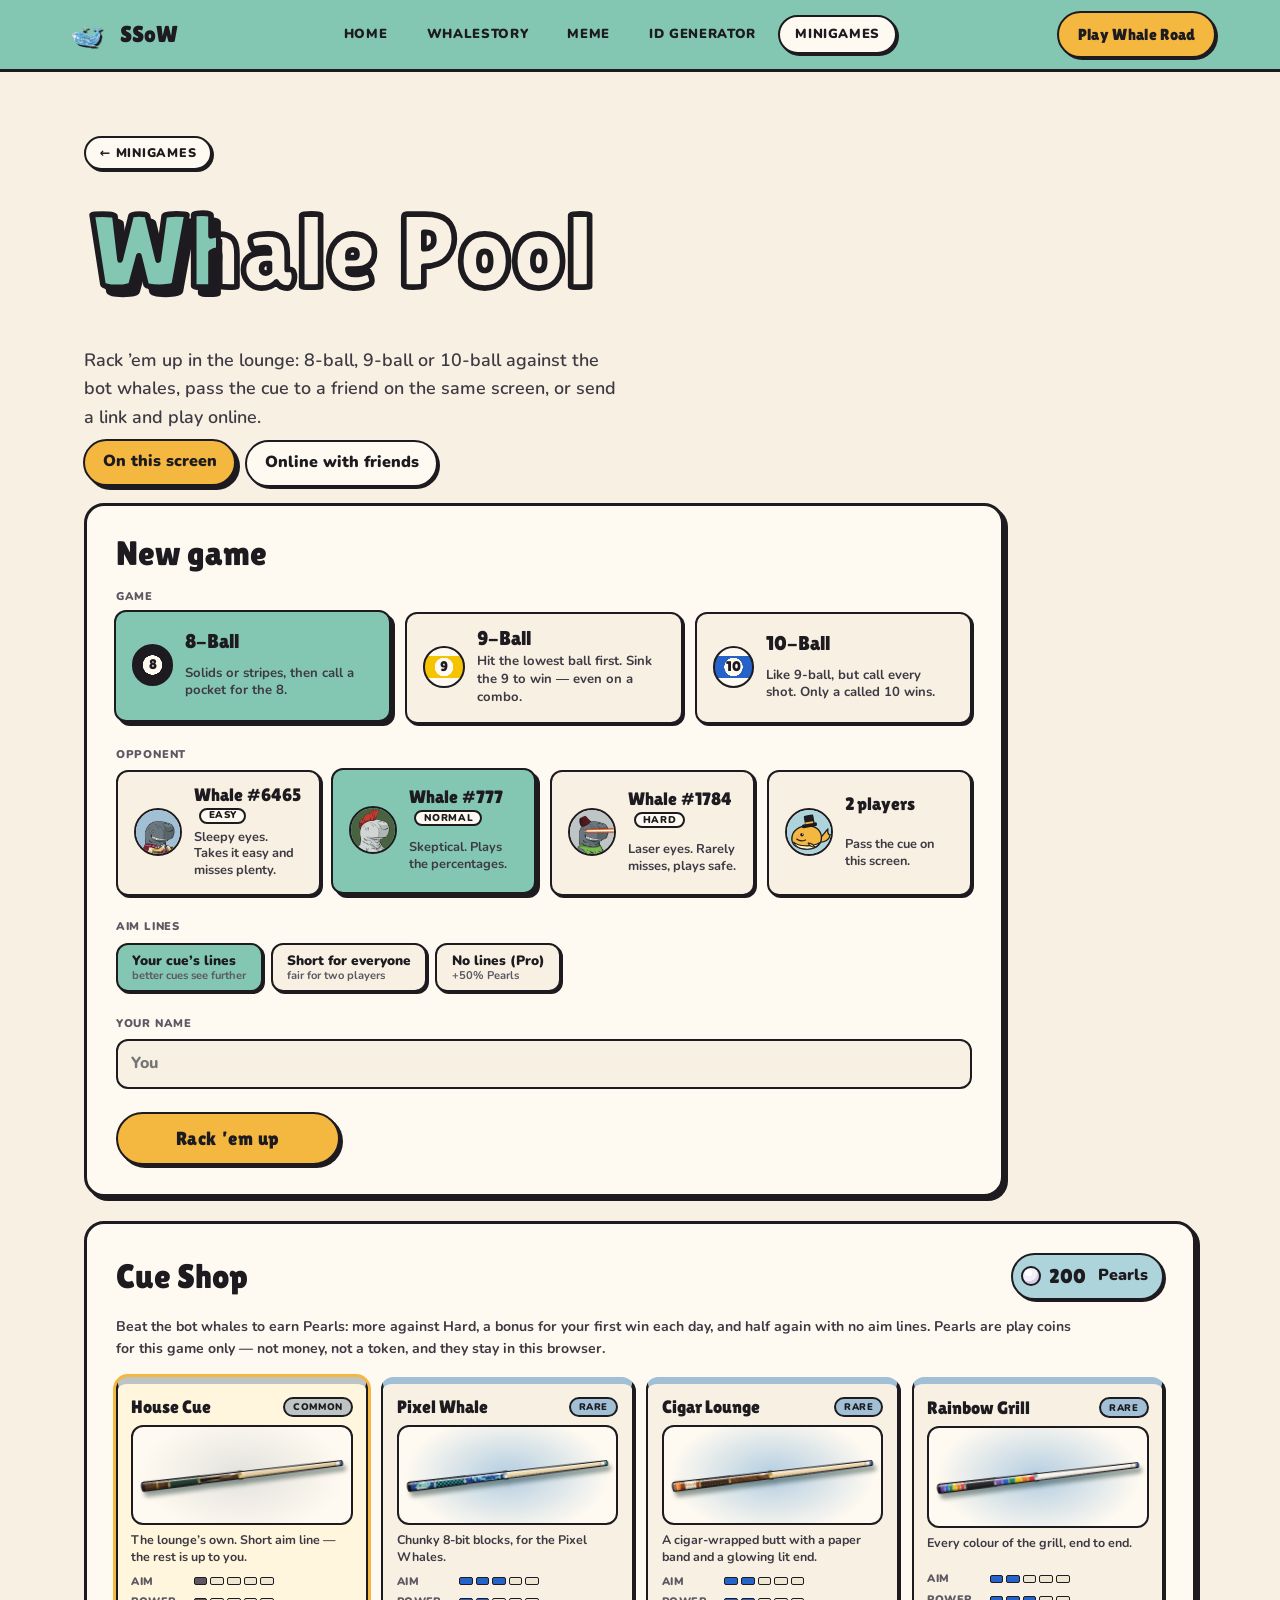
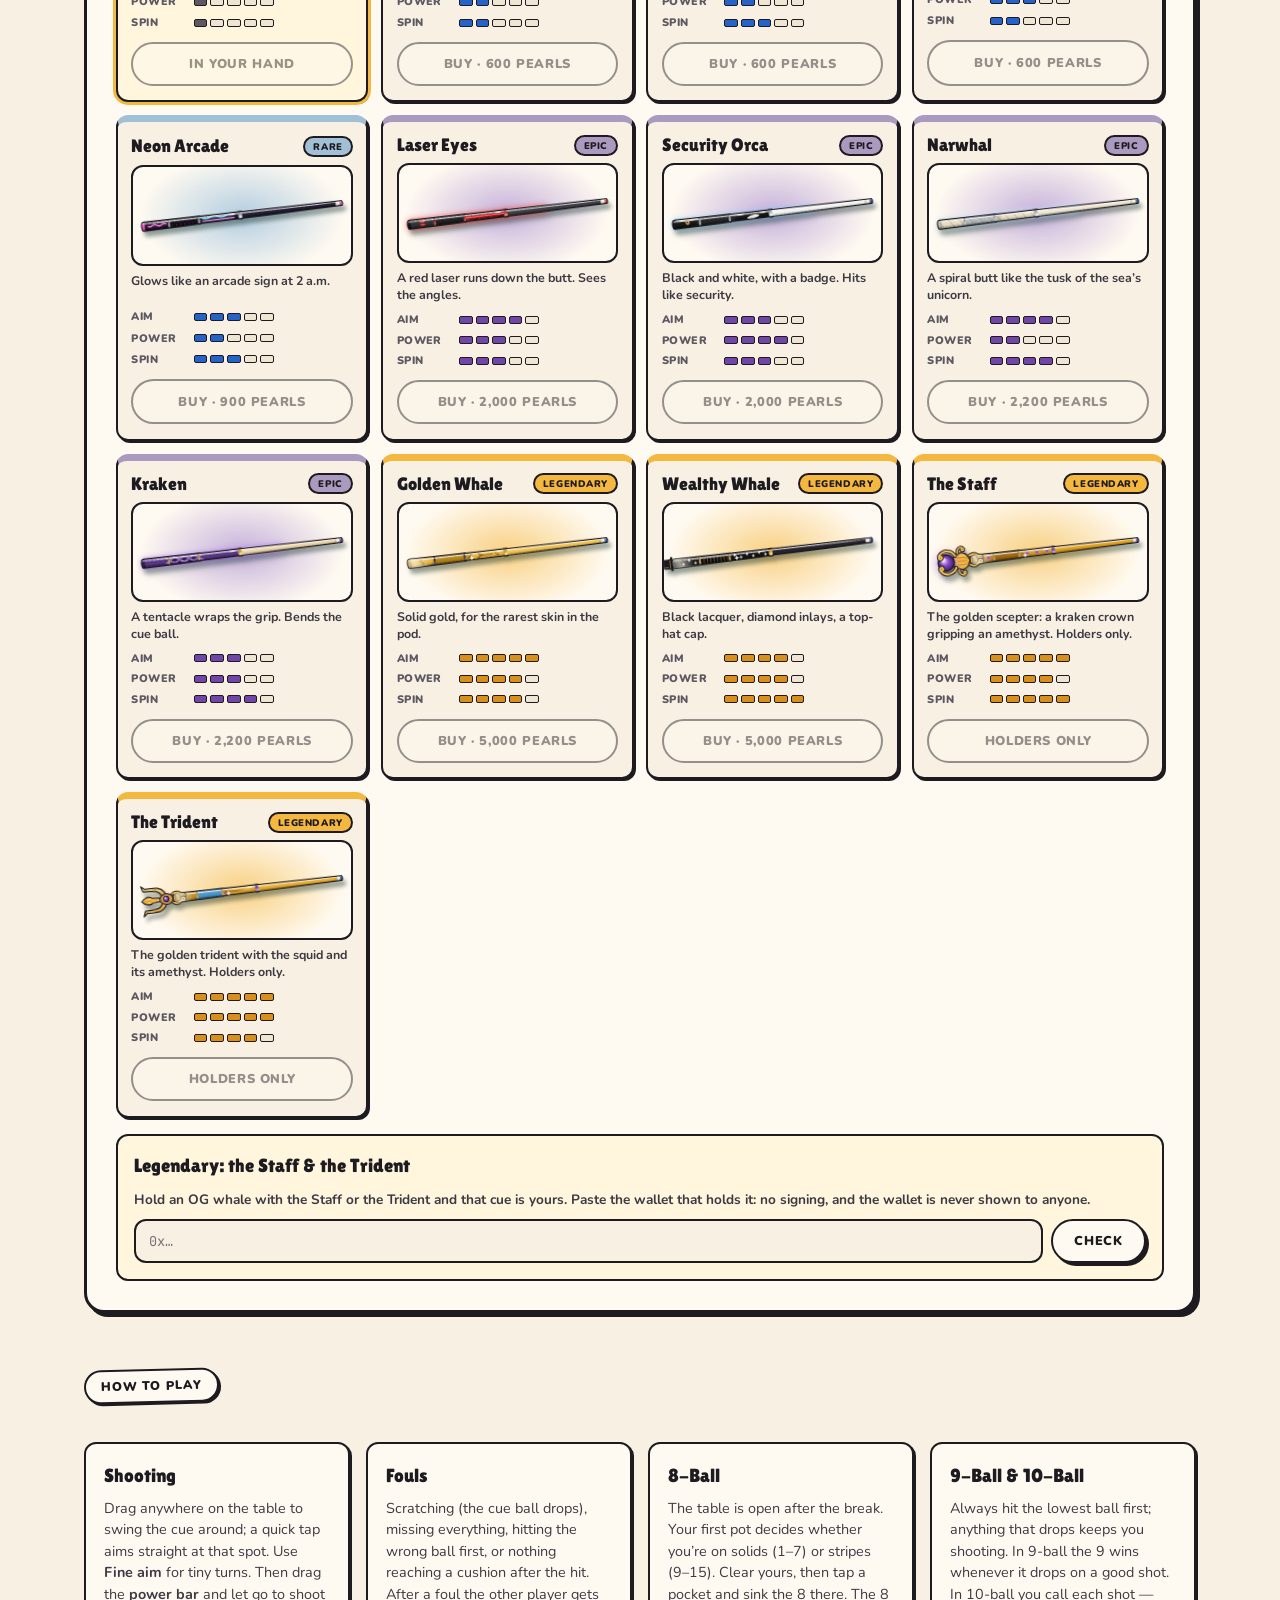
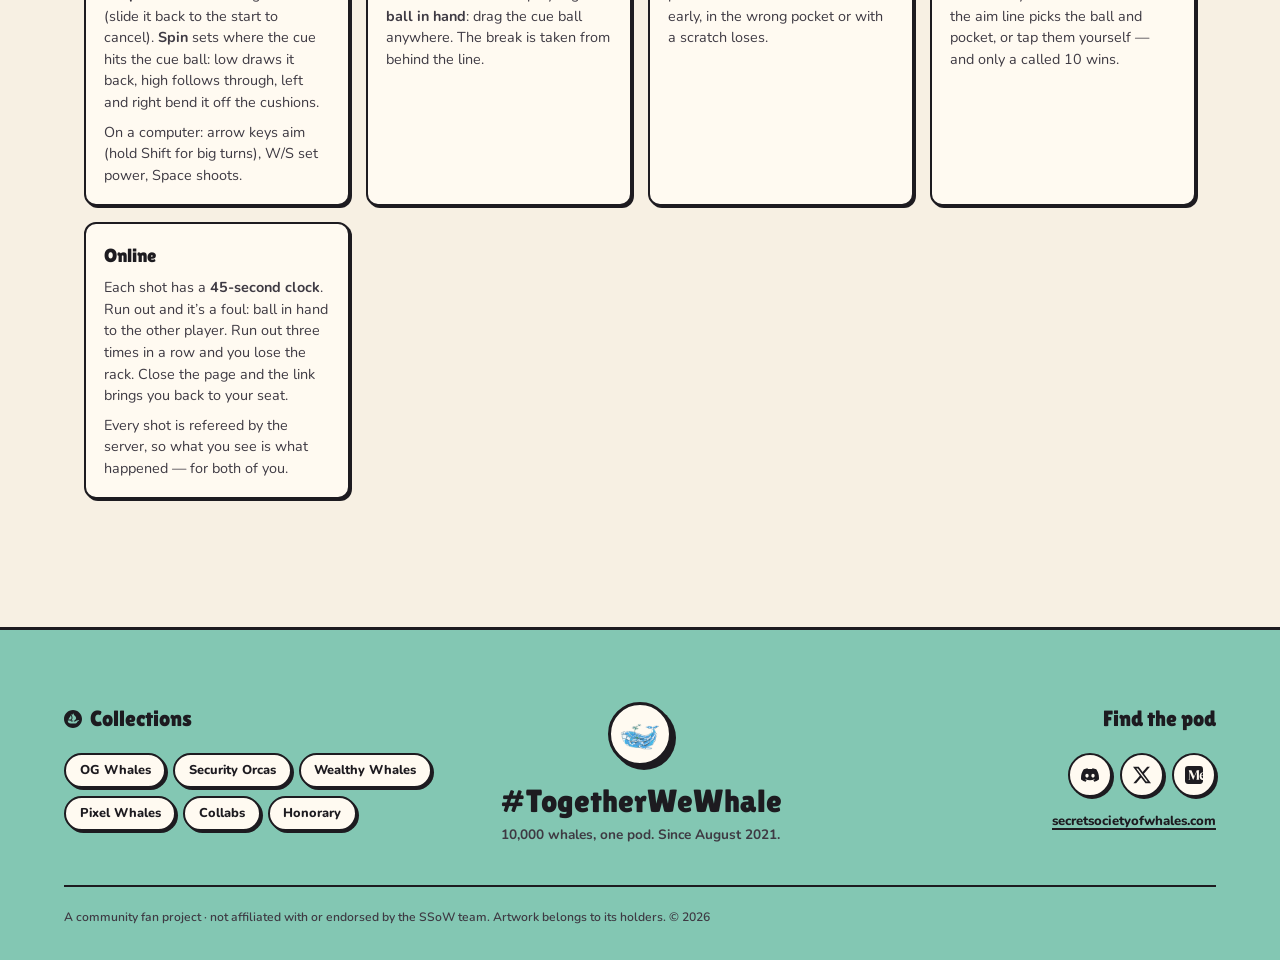
<file: whale-pool.html>
<!DOCTYPE html>
<html lang="en">
<head>
    <meta charset="UTF-8">
    <meta name="viewport" content="width=device-width, initial-scale=1.0">
    <title>Whale Pool | Secret Society of Whales</title>
    <meta name="description" content="8-ball, 9-ball and 10-ball on a comic pool table: against the bot whales, a friend on the same screen, or online with a link — 1v1 or a tournament for up to 32. A Secret Society of Whales minigame.">
    <link rel="icon" type="image/png" sizes="32x32" href="images/favicon-32.png">
    <link rel="apple-touch-icon" sizes="180x180" href="images/favicon-180.png">
    <link rel="stylesheet" href="base.css">
    <link rel="stylesheet" href="arcade.css">
    <link rel="stylesheet" href="whale-pool.css">
    <script>
        /* Runs before <body> paints: if the boot screen already played
           this session, mark the document so CSS skips it outright.
           Deferring this to a file would flash the intro on every page. */
        try {
            if (sessionStorage.getItem('ssow-booted')) {
                document.documentElement.classList.add('booted');
            }
            sessionStorage.setItem('ssow-booted', '1');
        } catch (e) { /* private mode - the intro just plays again */ }
    </script>
</head>
<body>
<div class="Boot" aria-hidden="true">
    <div class="Boot-inner">
        <p class="Boot-mark">Secret Society of Whales</p>
        <div class="Boot-bar"><span></span></div>
    </div>
</div>

<header>

    <nav class="Nav" aria-label="Main">
        <a class="Nav-logo" href="index.html" aria-label="Secret Society of Whales — home">
            <img src="images/OG_logo-nav.webp" alt="" width="46" height="39">
            <span class="Nav-brand" aria-hidden="true">SSoW</span>
        </a>
        <div class="Nav-links">
            <a href="index.html">Home</a>
            <a href="history.html">Whalestory</a>
            <a href="meme.html">Meme</a>
            <a href="idcard.html">ID Generator</a>
            <a href="minigames.html" aria-current="page">Minigames</a>
        </div>
        <a class="Nav-cta" href="game.html">Play Whale Road</a>
    </nav>

</header>

<main class="Pool">
    <section class="Intro Pool-intro">
        <p class="Crumbs"><a href="minigames.html">&larr; Minigames</a></p>
        <h1 data-stroke-text>Whale Pool</h1>
        <p class="Tagline">
            Rack &rsquo;em up in the lounge: 8-ball, 9-ball or 10-ball against the bot whales,
            pass the cue to a friend on the same screen, or send a link and play online.
        </p>
    </section>

    <div class="Where" role="tablist" aria-label="Where to play" id="where">
        <button type="button" role="tab" class="Where-tab" id="tabHere" aria-selected="true" aria-controls="setup">On this screen</button>
        <button type="button" role="tab" class="Where-tab" id="tabOnline" aria-selected="false" aria-controls="online">Online with friends</button>
    </div>

    <!-- ============ Setup ============ -->
    <section class="Pool-setup" id="setup" aria-labelledby="setupTitle">
        <h2 class="Pool-h2" id="setupTitle">New game</h2>

        <fieldset class="Field">
            <legend class="Field-label">Game</legend>
            <div class="Modes" role="radiogroup" aria-label="Game">
                <label class="Mode">
                    <input type="radio" name="mode" value="8" checked>
                    <span class="Mode-card">
                        <span class="Mode-ball Mode-ball--8" aria-hidden="true">8</span>
                        <span class="Mode-name">8-Ball</span>
                        <span class="Mode-rule">Solids or stripes, then call a pocket for the 8.</span>
                    </span>
                </label>
                <label class="Mode">
                    <input type="radio" name="mode" value="9">
                    <span class="Mode-card">
                        <span class="Mode-ball Mode-ball--9" aria-hidden="true">9</span>
                        <span class="Mode-name">9-Ball</span>
                        <span class="Mode-rule">Hit the lowest ball first. Sink the 9 to win &mdash; even on a combo.</span>
                    </span>
                </label>
                <label class="Mode">
                    <input type="radio" name="mode" value="10">
                    <span class="Mode-card">
                        <span class="Mode-ball Mode-ball--10" aria-hidden="true">10</span>
                        <span class="Mode-name">10-Ball</span>
                        <span class="Mode-rule">Like 9-ball, but call every shot. Only a called 10 wins.</span>
                    </span>
                </label>
            </div>
        </fieldset>

        <fieldset class="Field">
            <legend class="Field-label">Opponent</legend>
            <div class="Opps" role="radiogroup" aria-label="Opponent" id="opps">
                <!-- filled by whale-pool.js -->
            </div>
        </fieldset>

        <fieldset class="Field">
            <legend class="Field-label">Aim lines</legend>
            <div class="Guides" role="radiogroup" aria-label="Aim lines">
                <label class="Guide"><input type="radio" name="guides" value="cue" checked><span>Your cue&rsquo;s lines<small>better cues see further</small></span></label>
                <label class="Guide"><input type="radio" name="guides" value="short"><span>Short for everyone<small>fair for two players</small></span></label>
                <label class="Guide"><input type="radio" name="guides" value="off"><span>No lines (Pro)<small>+50% Pearls</small></span></label>
            </div>
        </fieldset>

        <div class="Names">
            <label class="Field" for="name1">
                <span class="Field-label" id="name1Label">Your name</span>
                <input class="Pool-input" id="name1" maxlength="16" autocomplete="nickname" placeholder="You">
            </label>
            <label class="Field" for="name2" id="name2Wrap" hidden>
                <span class="Field-label">Player 2</span>
                <input class="Pool-input" id="name2" maxlength="16" autocomplete="off" placeholder="Player 2">
            </label>
        </div>

        <div class="Pool-go">
            <button type="button" class="Btn Btn--primary" id="start">Rack &rsquo;em up</button>
            <button type="button" class="Btn" id="resume" hidden>Resume your game</button>
        </div>
    </section>

    <!-- ============ Online: host or join ============ -->
    <section class="Pool-online" id="online" aria-labelledby="onlineTitle" hidden>
        <h2 class="Pool-h2" id="onlineTitle">Play online</h2>

        <div class="You" id="you">
            <div class="You-head">
                <div class="You-preview"><img id="avatarPreview" src="images/pfp/whale-0.svg" alt="" width="120" height="120"></div>
                <div class="You-who">
                    <label class="Field" for="playerName">
                        <span class="Field-label">Your name <span class="Hint">2&ndash;16 letters, numbers, spaces, _ . -</span></span>
                        <input class="Pool-input" type="text" id="playerName" maxlength="16" autocomplete="nickname" spellcheck="false" placeholder="deez">
                    </label>
                    <p class="You-label">Playing as <strong id="avatarLabel">Blue whale</strong>, with the <strong id="youCue">House Cue</strong></p>
                </div>
            </div>
            <details class="You-more">
                <summary>Change your whale</summary>
                <div class="Field">
                    <span class="Field-label">Use my whale</span>
                    <div class="Wallet-row">
                        <input type="text" id="walletInput" placeholder="0x&hellip; your wallet" spellcheck="false" autocomplete="off" aria-label="Wallet address">
                        <button type="button" class="Btn" id="walletLoad">Load</button>
                    </div>
                    <p class="Wallet-status" id="walletStatus" role="status" aria-live="polite"></p>
                    <div class="Avatar-grid" id="walletGrid" hidden></div>
                    <p class="Wallet-note">Your wallet stays in this browser. Other players only see your whale and your name &mdash; no signing needed.</p>
                </div>
                <div class="Field">
                    <span class="Field-label">No whale? Pick a pfp</span>
                    <div class="Avatar-row" id="pfpRow"></div>
                </div>
            </details>
        </div>

        <div class="Online-pair">
            <div class="Online-card">
                <h3>Host a game</h3>
                <fieldset class="Field">
                    <legend class="Field-label">Game</legend>
                    <div class="Chips" role="radiogroup" aria-label="Game">
                        <label class="Chip"><input type="radio" name="omode" value="8" checked><span>8-Ball</span></label>
                        <label class="Chip"><input type="radio" name="omode" value="9"><span>9-Ball</span></label>
                        <label class="Chip"><input type="radio" name="omode" value="10"><span>10-Ball</span></label>
                    </div>
                </fieldset>
                <fieldset class="Field">
                    <legend class="Field-label">Aim lines for everyone</legend>
                    <div class="Guides" role="radiogroup" aria-label="Aim lines for everyone">
                        <label class="Guide"><input type="radio" name="oguides" value="full" checked><span>Full<small>where both balls go</small></span></label>
                        <label class="Guide"><input type="radio" name="oguides" value="short"><span>Short<small>a short line</small></span></label>
                        <label class="Guide"><input type="radio" name="oguides" value="off"><span>None<small>for sharks</small></span></label>
                    </div>
                </fieldset>
                <div class="Online-go">
                    <button type="button" class="Btn Btn--primary" id="hostMatch">Get a 1v1 link</button>
                    <button type="button" class="Btn" id="hostTour">Get a tournament link</button>
                </div>
                <p class="Online-hint"><b>1v1:</b> the first friend to open the link plays you; anyone after that can watch.
                    <b>Tournament:</b> up to 32 players sign up on one link and you press Start. It&rsquo;s a knockout with every
                    match at once, one rack each, and the final is best of 3.</p>
            </div>

            <div class="Online-card">
                <h3>Join a game</h3>
                <p class="Online-hint">Got a link? Just open it. Got a code? Type it here.</p>
                <label class="Field" for="joinCode">
                    <span class="Field-label">Game code</span>
                    <input class="Pool-input Code-input" type="text" id="joinCode" maxlength="7" autocomplete="off" spellcheck="false" placeholder="K7Q2XM">
                </label>
                <button type="button" class="Btn Btn--primary" id="joinGo">Join</button>
            </div>
        </div>

        <p class="Online-status" id="onlineStatus" role="status" aria-live="polite"></p>
        <p class="Online-note">Online, cues are looks only: everyone gets the same aim lines and full power and spin,
            whatever cue they hold. Pearls are only won against the bot whales.</p>
    </section>

    <!-- ============ The Cue Shop ============ -->
    <section class="Shop" id="shop" aria-labelledby="shopTitle">
        <div class="Shop-head">
            <h2 class="Pool-h2" id="shopTitle">Cue Shop</h2>
            <p class="Pearls"><span class="Pearl" aria-hidden="true"></span><strong id="pearls">0</strong>&nbsp;Pearls</p>
        </div>
        <p class="Shop-lede">
            Beat the bot whales to earn Pearls: more against Hard, a bonus for your first win each day,
            and half again with no aim lines. Pearls are play coins for this game only &mdash; not money,
            not a token, and they stay in this browser.
        </p>
        <div class="Cues" id="cues"></div>
        <div class="Legend-check">
            <h3>Legendary: the Staff &amp; the Trident</h3>
            <p>Hold an OG whale with the Staff or the Trident and that cue is yours. Paste the wallet that
                holds it: no signing, and the wallet is never shown to anyone.</p>
            <div class="Wallet-row">
                <input id="legendWallet" type="text" placeholder="0x…" autocomplete="off" spellcheck="false" aria-label="Wallet address">
                <button type="button" class="Btn" id="legendGo">Check</button>
            </div>
            <p class="Legend-status" id="legendStatus" role="status" aria-live="polite"></p>
        </div>
    </section>

    <!-- a closer look at one cue -->
    <div class="Cue-zoom" id="cueZoom" hidden>
        <div class="Cue-zoom-card" id="cueZoomCard" role="dialog" aria-modal="true" aria-labelledby="cueZoomName">
            <button type="button" class="Tool Cue-zoom-close" id="cueZoomClose" aria-label="Close">&#x2715;</button>
            <div class="Cue-zoom-stage"><canvas class="Cue-zoom-art" id="cueZoomArt" aria-hidden="true"></canvas></div>
            <div class="Cue-head"><span class="Cue-name" id="cueZoomName"></span><span class="Cue-rarity" id="cueZoomRarity"></span></div>
            <p class="Cue-blurb" id="cueZoomBlurb"></p>
            <div class="Cue-stats" id="cueZoomStats"></div>
        </div>
    </div>

    <!-- ============ An online game: the link, who's in ============ -->
    <section class="Room" id="room" aria-label="Your online game" hidden>
        <div class="Room-top">
            <div class="Room-code">
                <span class="Field-label" id="roomKind">1v1</span>
                <strong id="roomCode"></strong>
            </div>
            <div class="Room-share">
                <input type="text" id="roomLink" readonly aria-label="Link to this game">
                <button type="button" class="Btn" id="roomCopy">Copy link</button>
            </div>
        </div>
        <p class="Room-status" id="roomStatus" aria-live="polite"></p>
        <ol class="Room-list" id="roomList" aria-label="Players signed up" hidden></ol>
        <div class="Room-actions">
            <button type="button" class="Btn Btn--primary" id="roomStart" hidden>Start the tournament</button>
            <button type="button" class="Btn" id="roomLeave">Leave</button>
        </div>
    </section>

    <!-- ============ The table ============ -->
    <section class="Pool-game" id="game" aria-label="Pool table" hidden>
        <!-- the cue is drawn here, so it can reach past the edge of the table -->
        <canvas class="Cue-over" id="cueOver" aria-hidden="true"></canvas>
        <div class="Hud">
            <div class="Seat" id="seat0">
                <img class="Seat-pic" id="pic0" src="images/pfp/whale-0.svg" alt="" width="48" height="48">
                <div class="Seat-info">
                    <span class="Seat-name" id="who0">You</span>
                    <span class="Seat-balls" id="balls0"></span>
                </div>
            </div>
            <div class="Hud-mid">
                <span class="Hud-mode" id="modeName">8-Ball</span>
                <span class="Hud-rack" id="rack" aria-label="Balls left"></span>
            </div>
            <div class="Seat Seat--right" id="seat1">
                <img class="Seat-pic" id="pic1" src="images/whales/777.webp" alt="" width="48" height="48">
                <div class="Seat-info">
                    <span class="Seat-name" id="who1">Whale #777</span>
                    <span class="Seat-balls" id="balls1"></span>
                </div>
            </div>
        </div>

        <div class="Bar">
            <p class="Say" id="say" role="status" aria-live="polite">Your break.</p>
            <span class="Clock" id="clock" role="timer" title="Shot clock" hidden></span>
            <div class="Tools">
                <button type="button" class="Tool" id="mute" aria-pressed="false" aria-label="Sound on — mute" title="Sound">&#x1F50A;</button>
                <button type="button" class="Tool" id="full" aria-pressed="false" aria-label="Full screen" title="Full screen">&#x26F6;</button>
                <button type="button" class="Tool" id="quit" aria-label="Leave this game" title="Leave game">&#x2715;</button>
            </div>
        </div>

        <div class="Stage" id="stage">
            <canvas id="table" aria-label="The pool table. Drag to aim, then pull the power bar and let go to shoot."></canvas>
            <div class="Over" id="over" hidden>
                <div class="Over-card">
                    <h2 class="Over-title" id="overTitle">You win!</h2>
                    <p class="Over-text" id="overText"></p>
                    <p class="Over-pearls" id="overPearls" hidden></p>
                    <div class="Over-btns">
                        <button type="button" class="Btn Btn--primary" id="again">Rematch</button>
                        <button type="button" class="Btn" id="change">Change game</button>
                    </div>
                </div>
            </div>
        </div>

        <div class="Controls" id="controls">
            <button type="button" class="Spin" id="spinBtn" aria-haspopup="dialog" aria-expanded="false" aria-controls="spinPop" title="Spin">
                <span class="Spin-face" aria-hidden="true"><span class="Spin-dot" id="spinDot"></span></span>
                <span class="Spin-label">Spin</span>
            </button>
            <div class="Power" id="power" role="slider" tabindex="0" aria-label="Power: drag, then let go to shoot" aria-valuemin="0" aria-valuemax="100" aria-valuenow="0">
                <span class="Power-fill" id="powerFill"></span>
                <span class="Power-text" id="powerText">Pull to shoot &rarr;</span>
            </div>
            <div class="Fine" id="fine" title="Fine aim: drag left or right">
                <span class="Fine-grip" id="fineGrip" aria-hidden="true"></span>
                <span class="Fine-label">Fine aim</span>
            </div>
        </div>

        <div class="Spin-pop" id="spinPop" role="dialog" aria-label="Cue ball spin" hidden>
            <p class="Spin-pop-title">Where the cue hits the ball</p>
            <div class="Spin-big" id="spinBig">
                <span class="Spin-reach" id="spinReach" aria-hidden="true"></span>
                <span class="Spin-big-dot" id="spinBigDot"></span>
            </div>
            <p class="Spin-pop-hint">Low = draw back &middot; high = follow &middot; sides = english</p>
            <div class="Spin-pop-btns">
                <button type="button" class="Btn" id="spinReset">Centre</button>
                <button type="button" class="Btn Btn--primary" id="spinDone">Done</button>
            </div>
        </div>

        <p class="Keys" id="keys">Drag on the table to aim &middot; pull the power bar and let go to shoot.</p>
    </section>

    <!-- ============ A tournament's bracket ============ -->
    <section class="Bracket-wrap" id="bracketWrap" aria-labelledby="bracketTitle" hidden>
        <h2 class="Pool-h2" id="bracketTitle">Bracket</h2>
        <p class="Bracket-hint">Tap a live match to watch it.</p>
        <div class="Bracket" id="bracket"></div>
    </section>

    <!-- ============ Rules ============ -->
    <section class="Pool-rules" aria-labelledby="rulesTitle">
        <h2 class="Label" id="rulesTitle">How to play</h2>
        <div class="Rules">
            <div class="Rule">
                <h3>Shooting</h3>
                <p>Drag anywhere on the table to swing the cue around; a quick tap aims straight at that spot.
                    Use <b>Fine aim</b> for tiny turns. Then drag the <b>power bar</b> and let go to shoot
                    (slide it back to the start to cancel). <b>Spin</b> sets where the cue hits the cue ball:
                    low draws it back, high follows through, left and right bend it off the cushions.</p>
                <p>On a computer: arrow keys aim (hold Shift for big turns), W/S set power, Space shoots.</p>
            </div>
            <div class="Rule">
                <h3>Fouls</h3>
                <p>Scratching (the cue ball drops), missing everything, hitting the wrong ball first, or
                    nothing reaching a cushion after the hit. After a foul the other player gets
                    <b>ball in hand</b>: drag the cue ball anywhere. The break is taken from behind the line.</p>
            </div>
            <div class="Rule">
                <h3>8-Ball</h3>
                <p>The table is open after the break. Your first pot decides whether you&rsquo;re on solids
                    (1&ndash;7) or stripes (9&ndash;15). Clear yours, then tap a pocket and sink the 8 there.
                    The 8 early, in the wrong pocket or with a scratch loses.</p>
            </div>
            <div class="Rule">
                <h3>9-Ball &amp; 10-Ball</h3>
                <p>Always hit the lowest ball first; anything that drops keeps you shooting. In 9-ball the 9
                    wins whenever it drops on a good shot. In 10-ball you call each shot &mdash; the aim line
                    picks the ball and pocket, or tap them yourself &mdash; and only a called 10 wins.</p>
            </div>
            <div class="Rule">
                <h3>Online</h3>
                <p>Each shot has a <b>45-second clock</b>. Run out and it&rsquo;s a foul: ball in hand to the other player.
                    Run out three times in a row and you lose the rack. Close the page and the link brings you back to your seat.</p>
                <p>Every shot is refereed by the server, so what you see is what happened &mdash; for both of you.</p>
            </div>
        </div>
    </section>
</main>

<footer class="Footer" data-footer></footer>

<script defer src="https://cdnjs.cloudflare.com/ajax/libs/gsap/3.12.5/gsap.min.js"></script>
<script defer src="strokeText.js"></script>
<script defer src="arcade-sound.js"></script>
<script defer src="whale-pool-sim.js"></script>
<script defer src="whale-pool-bots.js"></script>
<script defer src="game-config.js"></script>
<script defer src="whale-pool-cue-art.js"></script>
<script defer src="whale-pool-cues.js"></script>
<script defer src="whale-pool.js"></script>
<script defer src="poker-avatar.js"></script>
<script defer src="whale-pool-online.js"></script>
<script defer src="footer.js"></script>
<script defer src="data/gold.js"></script>
<script defer src="easteregg.js"></script>
</body>
</html>
</file>
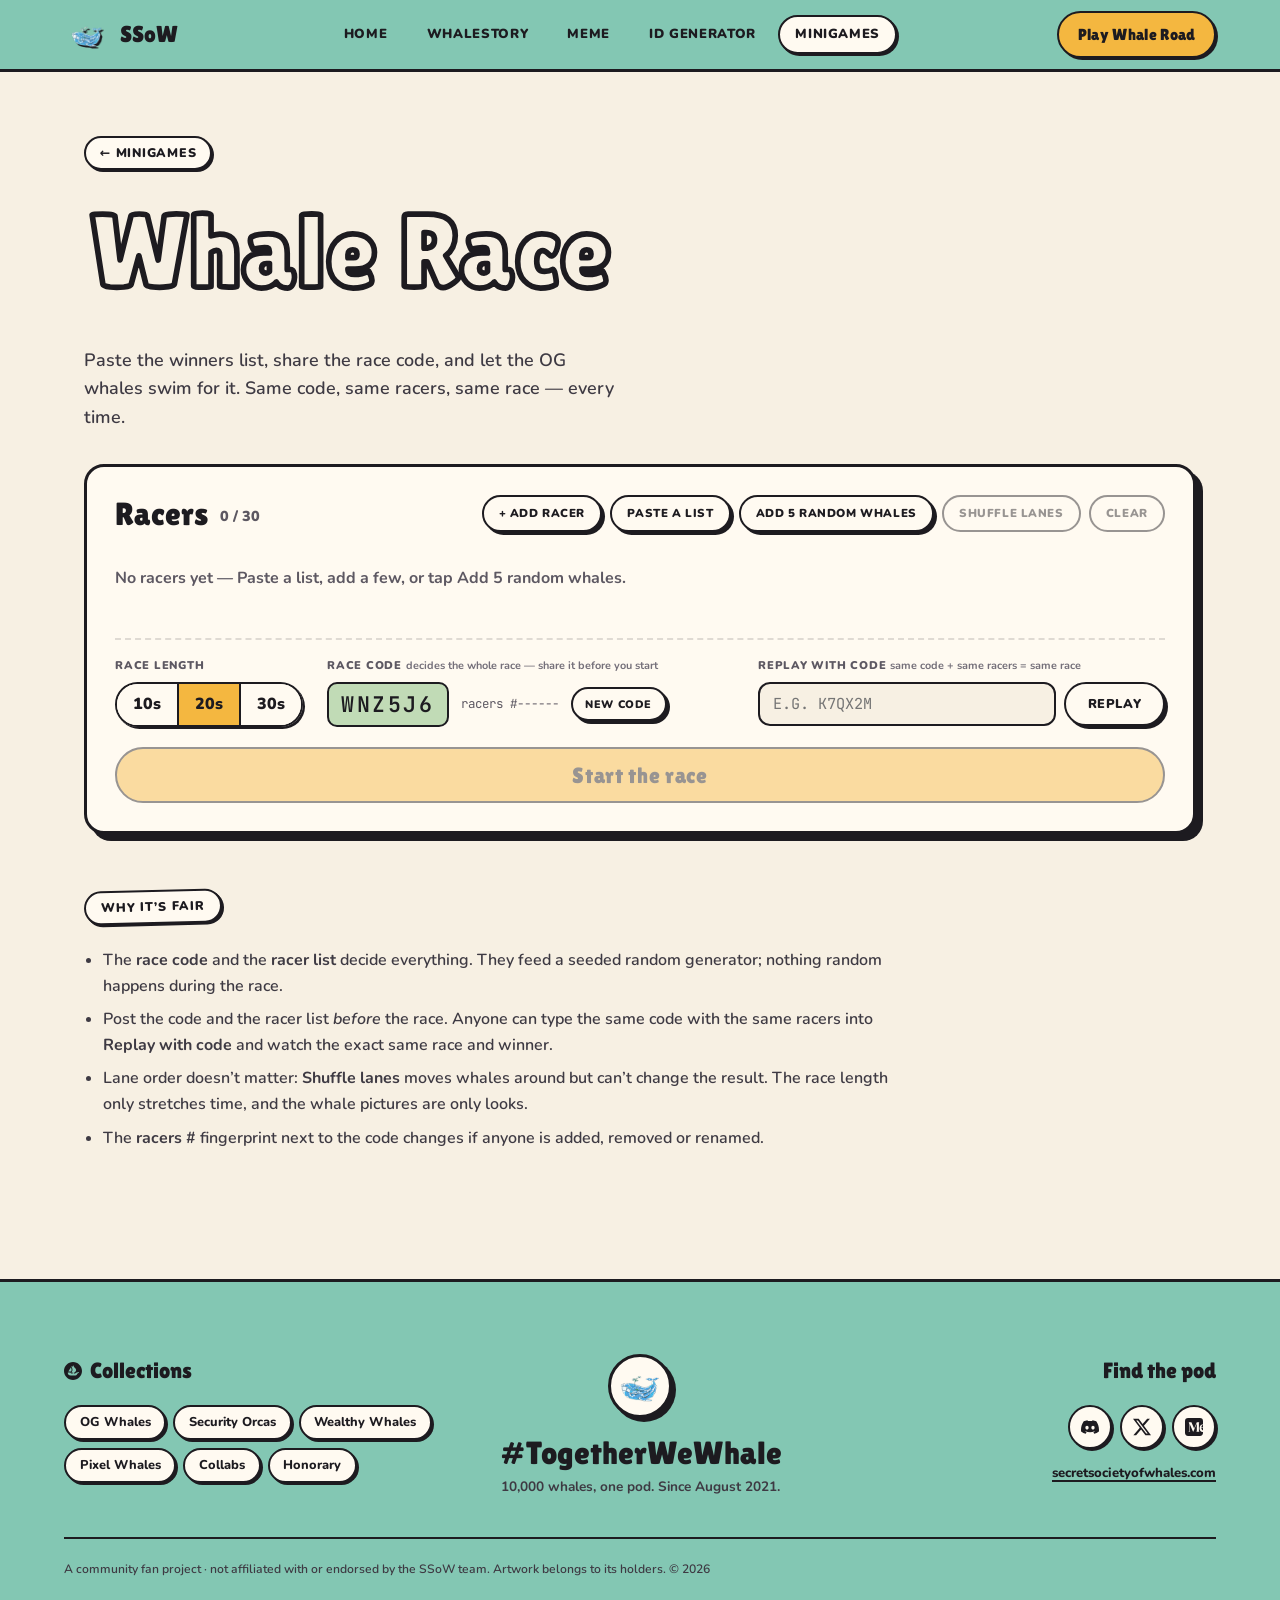
<file: whale-race.html>
<!DOCTYPE html>
<html lang="en">
<head>
    <meta charset="UTF-8">
    <meta name="viewport" content="width=device-width, initial-scale=1.0">
    <title>Whale Race | Secret Society of Whales</title>
    <meta name="description" content="Race OG whales across the sea for giveaways. Paste your winners list, share the race code, and let them swim: the race code and the racer list decide everything.">
    <link rel="icon" type="image/png" sizes="32x32" href="images/favicon-32.png">
    <link rel="apple-touch-icon" sizes="180x180" href="images/favicon-180.png">
    <link rel="stylesheet" href="base.css">
    <link rel="stylesheet" href="arcade.css">
    <link rel="stylesheet" href="orca-race.css">
    <script>
        /* Runs before <body> paints: if the boot screen already played
           this session, mark the document so CSS skips it outright.
           Deferring this to a file would flash the intro on every page. */
        try {
            if (sessionStorage.getItem('ssow-booted')) {
                document.documentElement.classList.add('booted');
            }
            sessionStorage.setItem('ssow-booted', '1');
        } catch (e) { /* private mode - the intro just plays again */ }
    </script>
</head>
<body data-race="whale">
<div class="Boot" aria-hidden="true">
    <div class="Boot-inner">
        <p class="Boot-mark">Secret Society of Whales</p>
        <div class="Boot-bar"><span></span></div>
    </div>
</div>

<header>

    <nav class="Nav" aria-label="Main">
        <a class="Nav-logo" href="index.html" aria-label="Secret Society of Whales — home">
            <img src="images/OG_logo-nav.webp" alt="" width="46" height="39">
            <span class="Nav-brand" aria-hidden="true">SSoW</span>
        </a>
        <div class="Nav-links">
            <a href="index.html">Home</a>
            <a href="history.html">Whalestory</a>
            <a href="meme.html">Meme</a>
            <a href="idcard.html">ID Generator</a>
            <a href="minigames.html" aria-current="page">Minigames</a>
        </div>
        <a class="Nav-cta" href="game.html">Play Whale Road</a>
    </nav>

</header>

<main>
    <section class="Intro Or-intro">
        <p class="Crumbs"><a href="minigames.html">&larr; Minigames</a></p>
        <h1 data-stroke-text>Whale Race</h1>
        <p class="Tagline">
            Paste the winners list, share the race code, and let the OG whales swim for it.
            Same code, same racers, same race &mdash; every time.
        </p>
    </section>

    <!-- ============ Setup ============ -->
    <section class="Panel Or-setup" id="setup" aria-labelledby="setupTitle">
        <div class="Or-head">
            <h2 id="setupTitle">Racers <span class="Or-count" id="count">0 / 30</span></h2>
            <div class="Or-tools">
                <button type="button" class="Btn" id="addRacer">+ Add racer</button>
                <button type="button" class="Btn" id="paste" aria-expanded="false" aria-controls="pastePanel">Paste a list</button>
                <button type="button" class="Btn" id="addRandom">Add 5 random whales</button>
                <button type="button" class="Btn" id="shuffle">Shuffle lanes</button>
                <button type="button" class="Btn" id="clear">Clear</button>
            </div>
        </div>

        <div class="Or-paste" id="pastePanel" hidden>
            <label class="Field-label" for="pasteText">Paste a list <span class="Hint">one racer per line &middot; a whale number goes after a # or a comma</span></label>
            <textarea id="pasteText" rows="6" spellcheck="false" autocomplete="off" placeholder="deez&#10;Champ #1234&#10;Doc, 777"></textarea>
            <div class="Or-pastebtns">
                <button type="button" class="Btn Btn--primary Or-small" id="pasteAdd">Add to the race</button>
                <button type="button" class="Btn Or-small" id="pasteReplace">Replace the list</button>
                <button type="button" class="Btn Or-small" id="pasteCancel">Cancel</button>
            </div>
        </div>

        <ol class="Or-list" id="list"></ol>
        <p class="Or-empty" id="empty">No racers yet &mdash; <strong>Paste a list</strong>, add a few, or tap <strong>Add 5 random whales</strong>.</p>
        <p class="Wallet-status" id="setupStatus" role="status" aria-live="polite"></p>

        <div class="Or-options">
            <fieldset class="Field">
                <legend class="Field-label">Race length</legend>
                <div class="Or-seg" role="radiogroup">
                    <label><input type="radio" name="length" value="10"><span>10s</span></label>
                    <label><input type="radio" name="length" value="20" checked><span>20s</span></label>
                    <label><input type="radio" name="length" value="30"><span>30s</span></label>
                </div>
            </fieldset>

            <div class="Field Or-codebox">
                <span class="Field-label">Race code <span class="Hint">decides the whole race &mdash; share it before you start</span></span>
                <div class="Or-code">
                    <strong id="code">------</strong>
                    <span class="Or-fp" id="fingerprint" title="Fingerprint of the racer list">racers #------</span>
                    <button type="button" class="Btn Or-small" id="newCode">New code</button>
                </div>
            </div>

            <form class="Field Or-replay" id="replayForm" novalidate>
                <label class="Field-label" for="replayCode">Replay with code <span class="Hint">same code + same racers = same race</span></label>
                <div class="Wallet-row">
                    <input type="text" id="replayCode" maxlength="16" autocomplete="off" spellcheck="false" placeholder="e.g. K7QX2M">
                    <button type="submit" class="Btn">Replay</button>
                </div>
            </form>
        </div>

        <button type="button" class="Btn Btn--primary Or-go" id="start">Start the race</button>
    </section>

    <!-- ============ The race ============ -->
    <section class="Or-stage" id="stage" aria-label="Race" hidden>
        <div class="Or-hud">
            <div class="Or-clock" aria-label="Race clock"><span class="Score-label">Time</span><strong id="clock">00:00.000</strong></div>
            <div class="Or-hudcode"><span class="Score-label">Race code</span><strong id="hudCode">------</strong></div>
            <div class="Or-leader"><span class="Score-label">Leader</span><strong id="leader">&mdash;</strong></div>
            <div class="Or-hudbtns">
                <button type="button" class="Or-icon" id="mute" aria-pressed="false" aria-label="Sound on — mute" title="Sound">&#x1F50A;</button>
                <button type="button" class="Or-icon" id="fullscreen" aria-label="Fullscreen" title="Fullscreen">&#x26F6;</button>
            </div>
        </div>
        <div class="Or-pool" id="pool">
            <canvas id="canvas"></canvas>
            <canvas class="Or-confetti" id="confetti" aria-hidden="true"></canvas>

            <div class="Or-results" id="results" hidden>
                <div class="Or-card" role="dialog" aria-modal="false" aria-labelledby="resultsTitle">
                    <h2 class="Or-title" id="resultsTitle">Results</h2>
                    <p class="Or-meta" id="resultsMeta"></p>
                    <ol class="Podium" id="podium"></ol>
                    <h3 class="Or-sub">Full finishing order</h3>
                    <ol class="Or-order" id="order"></ol>
                    <div class="Or-actions">
                        <button type="button" class="Btn Btn--primary" id="copy">Copy results</button>
                        <button type="button" class="Btn" id="again">Race again</button>
                        <button type="button" class="Btn" id="newRace">New race</button>
                    </div>
                    <p class="Wallet-status" id="copyStatus" role="status" aria-live="polite"></p>
                </div>
            </div>
        </div>
    </section>

    <section class="Or-fair" aria-labelledby="fairTitle">
        <h2 class="Label" id="fairTitle">Why it&rsquo;s fair</h2>
        <ul>
            <li>The <strong>race code</strong> and the <strong>racer list</strong> decide everything. They feed a seeded random generator; nothing random happens during the race.</li>
            <li>Post the code and the racer list <em>before</em> the race. Anyone can type the same code with the same racers into <strong>Replay with code</strong> and watch the exact same race and winner.</li>
            <li>Lane order doesn&rsquo;t matter: <strong>Shuffle lanes</strong> moves whales around but can&rsquo;t change the result. The race length only stretches time, and the whale pictures are only looks.</li>
            <li>The <strong>racers #</strong> fingerprint next to the code changes if anyone is added, removed or renamed.</li>
        </ul>
    </section>

    <p class="Sr-only" id="announce" aria-live="polite"></p>
</main>

<footer class="Footer" data-footer></footer>

<script defer src="https://cdnjs.cloudflare.com/ajax/libs/gsap/3.12.5/gsap.min.js"></script>
<script defer src="strokeText.js"></script>
<script defer src="game-config.js"></script>
<script defer src="orca-race-sim.js"></script>
<script defer src="arcade-sound.js"></script>
<script defer src="orca-race-sound.js"></script>
<script defer src="whale-cutout.js"></script>
<script defer src="orca-race.js"></script>
<script defer src="footer.js"></script>
<script defer src="data/gold.js"></script>
<script defer src="easteregg.js"></script>
</body>
</html>
</file>
<file: base.css>
@import url('https://fonts.googleapis.com/css2?family=JetBrains+Mono:wght@400;600&family=Lilita+One&family=Nunito:ital,wght@0,400;0,600;0,700;0,800;0,900;1,400&display=swap');

/* ============================================================
   Secret Society of Whales — shared base

   Everything every page has in common: tokens, reset, nav,
   buttons, labels, the page intro, footer, the boot screen and
   the golden whale. Page sheets load AFTER this one and only carry
   what is unique to that page.

   This file exists because the same nav and footer rules used to
   live in four stylesheets, and edits kept landing in three of
   them. Keep shared things here.

   Style: the whales' own. The art is a comic: thick black ink
   lines, flat cel shading, and a dusty pastel backdrop behind
   every whale. So the site is cream paper, black ink outlines
   with hard offset shadows, rounded corners, and the collection's
   eleven background colours used as fills — gold (the gold-skin
   whales) for anything you press.
   ============================================================ */

:root {
    /* ink — the art's outline black, and its greys */
    --ink:           #1d1b20;
    --ink-2:         #3e3a43;
    --ink-3:         #5d5862;
    --ink-4:         #75707a;

    /* paper */
    --bg:            #f7f0e3;
    --paper:         #fffaf1;
    --paper-2:       #efe5d3;
    --surface:       #fffaf1;
    --surface-2:     #efe5d3;
    --rule:          #1d1b20;
    --rule-soft:     rgba(29, 27, 32, 0.14);

    /* the eleven OG backgrounds, sampled from the art itself */
    --bg-turquoise:  #83c7b3;
    --bg-lightblue:  #add4db;
    --bg-green:      #c1dbb6;
    --bg-blue:       #a1c0d6;
    --bg-purple:     #ab9abf;
    --bg-coral:      #e0887a;
    --bg-orange:     #e28537;
    --bg-wood:       #ba976a;
    --bg-army:       #496342;
    --bg-gray:       #94989c;
    --bg-lightgray:  #bec4c3;

    /* gold skin, cigar ember */
    --gold:          #f4b740;
    --gold-bright:   #ffcd5e;
    --gold-deep:     #b9790f;
    --ember:         #d9503a;

    /* accent — text-safe deep turquoise for numbers, links, live
       things. Fills use the pastel; text uses this. */
    --accent:        #17695a;
    --accent-bright: #83c7b3;
    --accent-line:   rgba(23, 105, 90, 0.45);
    --accent-glow:   rgba(131, 199, 179, 0.5);
    --accent-wash:   rgba(131, 199, 179, 0.32);

    /* secondary — marks the featured / selected thing */
    --amethyst:      #5f4c88;
    --amethyst-line: rgba(95, 76, 136, 0.45);
    --amethyst-wash: rgba(171, 154, 191, 0.35);

    /* status */
    --surf:          #2f6f8f;
    --warn:          #a8650c;
    --error:         #b8331f;

    /* aliases kept so components written against the old names
       keep working without a second rename pass */
    --abyss:         #1d1b20;
    --deep:          #efe5d3;
    --midnight:      #efe5d3;
    --panel:         #fffaf1;
    --panel-soft:    #fffaf1;
    --text:          #1d1b20;
    --text-soft:     #3e3a43;
    --text-muted:    #5d5862;
    --text-faint:    #75707a;

    /* the comic kit */
    --line:          3px;
    --line-thin:     2px;
    --radius:        20px;
    --radius-sm:     12px;
    --pop-sm:        2px 2px 0 var(--ink);
    --pop:           4px 4px 0 var(--ink);
    --pop-lg:        7px 7px 0 var(--ink);

    --font-display:  'Lilita One', 'Arial Rounded MT Bold', 'Trebuchet MS', sans-serif;
    --font-body:     'Nunito', 'Segoe UI', system-ui, sans-serif;
    /* labels used to be monospaced; the comic look wants them chunky.
       Real code (wallets, hashes) uses --font-code. */
    --font-mono:     'Nunito', 'Segoe UI', system-ui, sans-serif;
    --font-code:     'JetBrains Mono', ui-monospace, 'Cascadia Mono', monospace;

    --gutter: clamp(1rem, 5vw, 5rem);
}

* { margin: 0; padding: 0; box-sizing: border-box; }

html { scroll-behavior: smooth; }

body {
    min-height: 100vh;
    font-family: var(--font-body);
    font-size: 1rem;
    line-height: 1.6;
    color: var(--ink);
    background: var(--bg);
    -webkit-font-smoothing: antialiased;
    font-variant-numeric: tabular-nums;
}

::selection { background: var(--gold); color: var(--ink); }

:focus-visible { outline: 3px solid var(--ink); outline-offset: 3px; }

main {
    max-width: 1500px;
    margin: 0 auto;
    padding: 0 var(--gutter) 8rem;
}

/* ------------------------------------------------------------
   Nav — a turquoise bar with an ink underline
   ------------------------------------------------------------ */

.Nav {
    position: -webkit-sticky;
    position: sticky;
    top: 0;
    z-index: 1000;
    display: flex;
    align-items: center;
    gap: 0.35rem;
    min-height: 72px;
    padding: 0.6rem var(--gutter);
    background: var(--bg-turquoise);
    border-bottom: var(--line) solid var(--ink);
}

.Nav a {
    padding: 0.45rem 0.95rem;
    font-family: var(--font-body);
    font-size: 0.82rem;
    font-weight: 900;
    letter-spacing: 0.05em;
    text-transform: uppercase;
    white-space: nowrap;
    color: var(--ink);
    text-decoration: none;
    border: var(--line-thin) solid transparent;
    border-radius: 999px;
    transition: background 0.15s ease, border-color 0.15s ease;
}

.Nav a:hover,
.Nav a:focus-visible { background: rgba(255, 250, 241, 0.55); }

/* one rule for every page, driven by the markup rather than by a
   per-page href selector */
.Nav a[aria-current="page"] {
    background: var(--paper);
    border-color: var(--ink);
    box-shadow: var(--pop-sm);
}

.Nav-logo {
    display: flex;
    align-items: center;
    gap: 0.6rem;
    margin-right: auto;
    padding: 0 !important;
    border: 0 !important;
    background: none !important;
    box-shadow: none !important;
}

.Nav-logo img {
    display: block;
    width: 46px;
    height: auto;
    filter: drop-shadow(2px 2px 0 var(--ink));
    transition: transform 0.2s ease;
}

.Nav-logo:hover img,
.Nav-logo:focus-visible img { transform: rotate(-8deg) scale(1.06); }

.Nav-brand {
    font-family: var(--font-display);
    font-size: 1.45rem;
    font-weight: 400;
    letter-spacing: 0.01em;
    text-transform: none;
    line-height: 1;
}

/* two auto margins split the spare room, so the links sit centred
   between the logo and the button */
.Nav-links { display: flex; align-items: center; gap: 0.3rem; margin-right: auto; }

.Nav .Nav-cta {
    margin-left: 0.75rem;
    padding: 0.55rem 1.15rem;
    font-family: var(--font-display);
    font-size: 1rem;
    font-weight: 400;
    letter-spacing: 0.02em;
    text-transform: none;
    background: var(--gold);
    border-color: var(--ink);
    box-shadow: var(--pop-sm);
    transition: transform 0.12s ease, box-shadow 0.12s ease;
}

.Nav .Nav-cta:hover,
.Nav .Nav-cta:focus-visible {
    background: var(--gold-bright);
    transform: translate(-1px, -1px);
    box-shadow: 3px 3px 0 var(--ink);
}

/* ------------------------------------------------------------
   Page intro — every page opens with one
   ------------------------------------------------------------ */

.Intro {
    padding: clamp(2rem, 5vw, 4rem) 0 clamp(1.75rem, 3.5vw, 2.75rem);
    text-align: left;
}

.Intro h1 {
    /* the stroke-text script reads these for its fill and outline */
    --title-fill: var(--gold);
    --title-ink: var(--ink);
    font-family: var(--font-display);
    font-size: clamp(2.75rem, 10vw, 7rem);
    font-weight: 400;
    line-height: 0.95;
    letter-spacing: 0.005em;
    color: var(--ink);
}

/* The drawn title is sized by its HEIGHT (--title-h), so a short word
   and a long one come out the same size; a long one just stops at the
   column's width. --ratio is the drawing's width/height, set by
   strokeText.js once the font has loaded. */
.Intro h1 .stroke-text { display: block; width: 100%; max-width: 900px; margin: 0; line-height: 0; }
.Intro h1 .stroke-text__svg {
    display: block;
    width: min(100%, calc(var(--title-h, 6rem) * var(--ratio, 6)));
    height: auto;
    overflow: visible;
}

.Intro h1 { --title-h: clamp(4.5rem, 11vw, 8.5rem); }

.Intro .Tagline {
    max-width: 34rem;
    margin: clamp(1rem, 2vw, 1.5rem) 0 0;
    font-size: clamp(1rem, 1.4vw, 1.15rem);
    font-weight: 600;
    line-height: 1.6;
    color: var(--ink-2);
}

.Crumbs {
    margin-bottom: 1rem;
    font-size: 0.78rem;
    font-weight: 900;
    letter-spacing: 0.06em;
    text-transform: uppercase;
}

.Crumbs a {
    display: inline-block;
    padding: 0.3rem 0.85rem;
    color: var(--ink);
    text-decoration: none;
    background: var(--paper);
    border: var(--line-thin) solid var(--ink);
    border-radius: 999px;
    box-shadow: var(--pop-sm);
}

.Crumbs a:hover, .Crumbs a:focus-visible { background: var(--gold); }

/* ------------------------------------------------------------
   Shared controls
   ------------------------------------------------------------ */

.Btn {
    display: inline-flex;
    align-items: center;
    justify-content: center;
    gap: 0.4rem;
    padding: 0.7rem 1.35rem;
    font-family: var(--font-body);
    font-size: 0.8rem;
    font-weight: 900;
    letter-spacing: 0.05em;
    text-transform: uppercase;
    color: var(--ink);
    text-decoration: none;
    background: var(--paper);
    border: var(--line-thin) solid var(--ink);
    border-radius: 999px;
    box-shadow: 3px 3px 0 var(--ink);
    cursor: pointer;
    transition: transform 0.12s ease, box-shadow 0.12s ease, background 0.15s ease;
}

.Btn:hover:not(:disabled),
.Btn:focus-visible:not(:disabled) {
    background: var(--bg-lightblue);
    transform: translate(-1px, -1px);
    box-shadow: 4px 4px 0 var(--ink);
}

.Btn:active:not(:disabled) { transform: translate(2px, 2px); box-shadow: 1px 1px 0 var(--ink); }

.Btn:disabled { opacity: 0.45; cursor: not-allowed; box-shadow: none; }

.Btn--primary {
    width: 100%;
    font-family: var(--font-display);
    font-size: 1.05rem;
    font-weight: 400;
    letter-spacing: 0.03em;
    text-transform: none;
    background: var(--gold);
}

.Btn--primary:hover:not(:disabled),
.Btn--primary:focus-visible:not(:disabled) { background: var(--gold-bright); }

.Btn--ghost { width: 100%; color: var(--ink-2); }

/* ------------------------------------------------------------
   Section label — a sticker tag
   ------------------------------------------------------------ */

.Label,
.Floor-label,
.Daily-heading,
.Spotlight h2 {
    display: inline-block;
    margin: 0 0 1.5rem;
    padding: 0.3rem 0.9rem;
    font-family: var(--font-body);
    font-size: 0.78rem;
    font-weight: 900;
    letter-spacing: 0.08em;
    text-transform: uppercase;
    color: var(--ink);
    text-align: left;
    background: var(--paper);
    border: var(--line-thin) solid var(--ink);
    border-radius: 999px;
    box-shadow: var(--pop-sm);
    transform: rotate(-1.5deg);
}

/* ------------------------------------------------------------
   Footer — the same turquoise as the nav, ink rule on top
   ------------------------------------------------------------ */

.Footer {
    padding: clamp(3rem, 6vw, 4.5rem) var(--gutter) 2rem;
    color: var(--ink);
    background: var(--bg-turquoise);
    border-top: var(--line) solid var(--ink);
}

.Footer-inner {
    display: grid;
    grid-template-columns: 1fr auto 1fr;
    gap: 3rem;
    align-items: start;
    max-width: 1500px;
    margin: 0 auto;
}

.Footer-heading {
    display: flex;
    align-items: center;
    gap: 0.5rem;
    margin-bottom: 1rem;
    font-family: var(--font-display);
    font-size: 1.35rem;
    font-weight: 400;
    color: var(--ink);
}

.Footer-col--end .Footer-heading { justify-content: flex-end; }
.Footer-heading svg { width: 18px; height: 18px; flex-shrink: 0; }

.Footer-links { display: flex; flex-wrap: wrap; gap: 0.45rem; list-style: none; }

.Footer-links a {
    display: inline-block;
    padding: 0.35rem 0.85rem;
    font-size: 0.8rem;
    font-weight: 800;
    color: var(--ink);
    text-decoration: none;
    background: var(--paper);
    border: var(--line-thin) solid var(--ink);
    border-radius: 999px;
    box-shadow: var(--pop-sm);
    transition: background 0.15s ease, transform 0.12s ease;
}

.Footer-links a:hover,
.Footer-links a:focus-visible { background: var(--gold); transform: translate(-1px, -1px); }

.Footer-col--center { text-align: center; }
.Footer-col--end { text-align: right; }

.Footer-mark {
    width: 64px;
    height: auto;
    margin: 0 auto 0.5rem;
    border: var(--line) solid var(--ink);
    border-radius: 50%;
    box-shadow: var(--pop);
    background: var(--paper);
}

.Footer-motto {
    font-family: var(--font-display);
    font-size: clamp(1.4rem, 2.6vw, 2rem);
    font-weight: 400;
    line-height: 1.1;
    color: var(--ink);
}

.Footer-blurb { margin-top: 0.35rem; font-size: 0.85rem; font-weight: 700; color: var(--ink-2); }

.Footer-socials { display: flex; gap: 0.5rem; justify-content: flex-end; }

.Footer-social {
    display: inline-flex;
    align-items: center;
    justify-content: center;
    width: 44px;
    height: 44px;
    color: var(--ink);
    background: var(--paper);
    border: var(--line-thin) solid var(--ink);
    border-radius: 50%;
    box-shadow: var(--pop-sm);
    transition: background 0.15s ease, transform 0.12s ease;
}

.Footer-social svg { width: 18px; height: 18px; }

.Footer-social:hover,
.Footer-social:focus-visible { background: var(--gold); transform: translate(-1px, -1px); }

.Footer-site {
    display: inline-block;
    margin-top: 0.9rem;
    font-size: 0.82rem;
    font-weight: 800;
    color: var(--ink);
    text-decoration: underline;
    text-decoration-thickness: 2px;
    text-underline-offset: 3px;
}

.Footer-site:hover { color: var(--accent); }

.Footer-legal {
    max-width: 1500px;
    margin: 2.5rem auto 0;
    padding-top: 1.25rem;
    font-size: 0.76rem;
    font-weight: 600;
    line-height: 1.7;
    color: var(--ink-2);
    border-top: var(--line-thin) solid var(--ink);
}

/* ------------------------------------------------------------
   Golden whale easter egg
   ------------------------------------------------------------ */

.Golden {
    position: fixed;
    z-index: 900;
    pointer-events: none;
    opacity: 0;
    transform: translateY(14px) scale(0.9);
    transition: opacity 0.6s ease, transform 0.6s ease;
}

.Golden.is-visible { opacity: 1; transform: translateY(0) scale(1); }

.Golden-whale {
    display: block;
    width: 64px;
    padding: 0;
    background: none;
    border: 0;
    cursor: pointer;
    pointer-events: auto;
    filter: drop-shadow(0 0 8px rgba(244, 183, 64, 0.55))
            drop-shadow(3px 3px 0 rgba(29, 27, 32, 0.85));
    animation: goldenBob 4s ease-in-out infinite;
    transition: transform 0.25s ease;
}

.Golden-whale:hover,
.Golden-whale:focus-visible { transform: scale(1.12) rotate(-3deg); }

.Golden-img { display: block; width: 100%; height: auto; }

@keyframes goldenBob {
    0%, 100% { transform: translateY(0); }
    50%      { transform: translateY(-9px); }
}

.Golden.is-popped .Golden-whale {
    animation: goldenPop 0.42s cubic-bezier(0.3, 1.4, 0.5, 1) forwards;
    pointer-events: none;
}

@keyframes goldenPop {
    0%   { transform: scale(1);    opacity: 1; }
    35%  { transform: scale(1.38); opacity: 1; }
    100% { transform: scale(0.15); opacity: 0; }
}

.Golden-ring {
    position: absolute;
    top: 50%;
    left: 50%;
    width: 22px;
    height: 22px;
    margin: -11px 0 0 -11px;
    border: 3px solid var(--gold-deep);
    border-radius: 50%;
    pointer-events: none;
    animation: goldenRing 0.5s ease-out forwards;
}

@keyframes goldenRing {
    from { transform: scale(0.35); opacity: 0.9; }
    to   { transform: scale(5.5);  opacity: 0; }
}

/* ------------------------------------------------------------
   Boot screen

   Pure CSS: it wipes itself away on a timer, so if JS never runs
   the site is still reachable. Script only skips it on later
   pages in the session, via the inline snippet in each <head>.
   ------------------------------------------------------------ */

.Boot {
    position: fixed;
    inset: 0;
    z-index: 5000;
    display: grid;
    place-items: center;
    background:
        radial-gradient(rgba(29, 27, 32, 0.1) 1.2px, transparent 1.8px) 0 0 / 22px 22px,
        var(--bg-turquoise);
    border-bottom: var(--line) solid var(--ink);
    animation: bootOut 0.75s cubic-bezier(0.7, 0, 0.3, 1) 1.9s forwards;
}

html.booted .Boot { display: none; }

@keyframes bootOut { to { transform: translateY(-101%); visibility: hidden; } }

.Boot-inner { width: min(520px, 82vw); text-align: center; }

.Boot-mark {
    font-family: var(--font-display);
    font-size: clamp(1.6rem, 5vw, 2.6rem);
    line-height: 1.05;
    color: var(--paper);
    -webkit-text-stroke: 1.5px var(--ink);
    paint-order: stroke fill;
    text-shadow: 3px 3px 0 var(--ink);
    opacity: 0;
    animation: bootIn 0.5s cubic-bezier(0.3, 1.5, 0.5, 1) 0.1s forwards;
}

.Boot-bar {
    height: 22px;
    margin-top: 1.4rem;
    padding: 3px;
    background: var(--paper);
    border: var(--line) solid var(--ink);
    border-radius: 999px;
    box-shadow: var(--pop);
}

.Boot-bar span {
    display: block;
    height: 100%;
    width: 0;
    background: var(--gold);
    border-radius: 999px;
    animation: bootFill 1.6s cubic-bezier(0.4, 0, 0.2, 1) 0.2s forwards;
}

@keyframes bootIn   { from { opacity: 0; transform: scale(0.85) rotate(-3deg); } to { opacity: 1; transform: none; } }
@keyframes bootFill { to { width: 100%; } }

/* ------------------------------------------------------------
   Small screens
   ------------------------------------------------------------ */

@media (max-width: 820px) {
    .Footer-inner { grid-template-columns: 1fr; gap: 2rem; }
    .Footer-col--center, .Footer-col--end { text-align: left; }
    .Footer-col--end .Footer-heading { justify-content: flex-start; }
    .Footer-socials { justify-content: flex-start; }
    .Footer-mark { margin: 0 0 0.5rem; }
}

/* the links get their own row (or two) under the logo and the button */
@media (max-width: 900px) {
    /* two rows are too tall to pin to a phone screen, so here the
       bar scrolls away with the page */
    .Nav { position: relative; flex-wrap: wrap; row-gap: 0.5rem; padding-block: 0.55rem 0.6rem; }
    .Nav-logo { order: -2; margin-right: auto; }
    .Nav .Nav-cta { order: -1; margin-left: 0; }
    .Nav-links {
        order: 1;
        flex-basis: 100%;
        flex-wrap: wrap;
        justify-content: center;
        gap: 0.25rem;
        margin: 0;
    }
}

@media (max-width: 620px) {
    .Nav a { font-size: 0.72rem; padding: 0.32rem 0.65rem; }
    .Nav-logo img { width: 38px; }
    .Nav-brand { font-size: 1.2rem; }
    .Nav .Nav-cta { font-size: 0.92rem; padding: 0.45rem 0.9rem; }
    .Golden-whale { width: 46px; }
}

@media (prefers-reduced-motion: reduce) {
    html { scroll-behavior: auto; }
    .Boot { display: none; }
    *, *::before, *::after { animation: none !important; transition: none !important; }
}
</file>
<file: history.css>
/* ============================================================
   Whalestory — loads after base.css

   A long document, so this sheet is mostly typography. Each month
   is a card hung on an ink time-line down the left; topics inside
   it are headed by small sticker tags.
   ============================================================ */

main { max-width: 1100px; }

/* ------------------------------------------------------------
   Intro
   ------------------------------------------------------------ */

.Intro h1 { --title-fill: var(--bg-orange); }

.Intro > p {
    max-width: 42rem;
    margin: clamp(1rem, 2vw, 1.5rem) 0 0;
    font-size: clamp(1rem, 1.35vw, 1.1rem);
    font-weight: 600;
    line-height: 1.75;
    color: var(--ink-2);
}

/* year jump links */
.Chapters {
    display: flex;
    flex-wrap: wrap;
    gap: 0.6rem;
    margin-top: 2rem;
}

.Chapters a {
    padding: 0.4rem 1.2rem;
    font-family: var(--font-display);
    font-size: 1.15rem;
    color: var(--ink);
    text-decoration: none;
    background: var(--paper);
    border: var(--line-thin) solid var(--ink);
    border-radius: 999px;
    box-shadow: 3px 3px 0 var(--ink);
    transition: background 0.15s ease, transform 0.12s ease;
}

.Chapters a:nth-child(5n + 1) { background: var(--bg-turquoise); }
.Chapters a:nth-child(5n + 2) { background: var(--bg-coral); }
.Chapters a:nth-child(5n + 3) { background: var(--bg-lightblue); }
.Chapters a:nth-child(5n + 4) { background: var(--bg-purple); }
.Chapters a:nth-child(5n + 5) { background: var(--bg-green); }

.Chapters a:hover,
.Chapters a:focus-visible { background: var(--gold); transform: translate(-1px, -1px); }

/* ------------------------------------------------------------
   Year — a big numeral, then the time-line runs down from it
   ------------------------------------------------------------ */

.Year {
    position: relative;
    margin: clamp(3rem, 7vw, 5rem) 0 0;
    padding-left: clamp(1.75rem, 4vw, 3.5rem);
    scroll-margin-top: 110px;
}

.Year::before {
    content: "";
    position: absolute;
    top: 7rem;
    bottom: 0;
    left: calc(clamp(1.75rem, 4vw, 3.5rem) / 2 - 2px);
    width: 4px;
    background: var(--ink);
    border-radius: 2px;
}

.Year > h2 {
    display: inline-block;
    margin: 0 0 clamp(1.75rem, 4vw, 2.5rem) calc(-1 * clamp(1.75rem, 4vw, 3.5rem));
    font-family: var(--font-display);
    font-size: clamp(3.5rem, 11vw, 6.5rem);
    font-weight: 400;
    line-height: 0.95;
    color: var(--paper);
    -webkit-text-stroke: 3px var(--ink);
    paint-order: stroke fill;
    text-shadow: 6px 6px 0 var(--ink);
}

.Year > h2::after { content: none; }

/* ------------------------------------------------------------
   Chapter — a card on the line
   ------------------------------------------------------------ */

.Chapter {
    position: relative;
    margin: 0 0 clamp(1.75rem, 4vw, 2.5rem);
    padding: clamp(1.25rem, 3vw, 2rem);
    background: var(--paper);
    border: var(--line) solid var(--ink);
    border-radius: var(--radius);
    box-shadow: var(--pop);
    scroll-margin-top: 100px;
}

/* the knot on the time-line */
.Chapter::before {
    content: "";
    position: absolute;
    top: 1.6rem;
    left: calc(-1 * clamp(1.75rem, 4vw, 3.5rem) / 2 - 11px);
    width: 16px;
    height: 16px;
    background: var(--gold);
    border: var(--line) solid var(--ink);
    border-radius: 50%;
}

.Chapter > h3 {
    margin-bottom: 1.25rem;
    font-family: var(--font-display);
    font-size: clamp(1.4rem, 2.8vw, 2rem);
    font-weight: 400;
    line-height: 1.15;
    color: var(--ink);
}

.Chapter > h3 time {
    display: table;
    margin-bottom: 0.55rem;
    padding: 0.15rem 0.7rem;
    font-family: var(--font-body);
    font-size: 0.72rem;
    font-weight: 900;
    letter-spacing: 0.08em;
    text-transform: uppercase;
    color: var(--ink);
    background: var(--bg-lightblue);
    border: var(--line-thin) solid var(--ink);
    border-radius: 999px;
}

/* ------------------------------------------------------------
   Topic — a labelled section inside a chapter
   ------------------------------------------------------------ */

.Topic { margin-bottom: 1.5rem; }
.Topic:last-child { margin-bottom: 0; }

.Topic > h4 {
    display: inline-block;
    margin-bottom: 0.6rem;
    padding: 0.12rem 0.7rem;
    font-size: 0.7rem;
    font-weight: 900;
    letter-spacing: 0.08em;
    text-transform: uppercase;
    color: var(--ink);
    background: var(--bg-green);
    border: var(--line-thin) solid var(--ink);
    border-radius: 999px;
}

.Topic:nth-of-type(4n + 2) > h4 { background: var(--bg-coral); }
.Topic:nth-of-type(4n + 3) > h4 { background: var(--bg-purple); }
.Topic:nth-of-type(4n + 4) > h4 { background: var(--bg-turquoise); }

.Topic p { margin-bottom: 0.8rem; color: var(--ink-2); line-height: 1.75; }

.Topic ul { margin-top: 0.4rem; padding-left: 1.4rem; list-style: none; }

.Topic li {
    position: relative;
    margin-bottom: 0.45rem;
    color: var(--ink-2);
    line-height: 1.7;
}

.Topic li::before {
    content: "";
    position: absolute;
    left: -1.2rem;
    top: 0.62em;
    width: 7px;
    height: 7px;
    background: var(--ink);
    border-radius: 50%;
}

.Topic strong { font-weight: 800; color: var(--ink); }

.Topic a {
    color: var(--ink);
    font-weight: 800;
    text-decoration: underline;
    text-decoration-color: var(--accent);
    text-decoration-thickness: 2px;
    text-underline-offset: 3px;
}
.Topic a:hover { color: var(--accent); }

/* ------------------------------------------------------------
   Gallery
   ------------------------------------------------------------ */

.Gallery { display: flex; flex-wrap: wrap; gap: 0.75rem; margin: 1.5rem 0; }

.Gallery:empty::before {
    content: "photos to be added";
    display: flex;
    align-items: center;
    justify-content: center;
    width: 100%;
    height: 80px;
    font-size: 0.8rem;
    font-weight: 800;
    color: var(--ink-3);
    background: var(--paper-2);
    border: var(--line-thin) dashed var(--rule-soft);
    border-radius: var(--radius-sm);
}

.Gallery img {
    width: 168px;
    height: 168px;
    object-fit: cover;
    background: var(--paper-2);
    border: var(--line) solid var(--ink);
    border-radius: var(--radius-sm);
    box-shadow: var(--pop-sm);
    transition: transform 0.15s ease, box-shadow 0.15s ease;
}

.Gallery img:nth-child(odd):hover  { transform: rotate(-2deg) scale(1.04); box-shadow: var(--pop); }
.Gallery img:nth-child(even):hover { transform: rotate(2deg) scale(1.04); box-shadow: var(--pop); }

/* ------------------------------------------------------------
   Closing note — a speech bubble
   ------------------------------------------------------------ */

.Closing {
    position: relative;
    margin-top: 1.5rem;
    padding: 1rem 1.25rem;
    font-size: 0.98rem;
    font-weight: 700;
    font-style: normal;
    line-height: 1.7;
    color: var(--ink);
    background: var(--bg-lightblue);
    border: var(--line-thin) solid var(--ink);
    border-radius: var(--radius-sm);
}

/* ------------------------------------------------------------
   Sources — the small print
   ------------------------------------------------------------ */

.Sources { margin-top: 1.5rem; padding-top: 1rem; border-top: var(--line-thin) dashed var(--rule-soft); }

.Sources ul {
    display: grid;
    grid-template-columns: repeat(auto-fit, minmax(250px, 1fr));
    gap: 0.2rem 1.5rem;
    list-style: none;
    font-size: 0.76rem;
    font-weight: 600;
    line-height: 1.8;
    color: var(--ink-3);
}

/* ------------------------------------------------------------
   Where we are now
   ------------------------------------------------------------ */

.Today {
    margin-top: clamp(3rem, 7vw, 5rem);
    padding: clamp(1.5rem, 4vw, 2.75rem);
    text-align: left;
    background: var(--bg-turquoise);
    border: var(--line) solid var(--ink);
    border-radius: var(--radius);
    box-shadow: var(--pop-lg);
}

.Today h2 {
    margin-bottom: 0.75rem;
    font-family: var(--font-display);
    font-size: clamp(2rem, 5vw, 3.25rem);
    font-weight: 400;
    line-height: 1;
    color: var(--ink);
}

.Today p { max-width: 40rem; font-weight: 600; color: var(--ink); }

.Today a {
    display: inline-block;
    margin-top: 1.5rem;
    padding: 0.65rem 1.5rem;
    font-family: var(--font-display);
    font-size: 1.1rem;
    letter-spacing: 0.02em;
    color: var(--ink);
    text-decoration: none;
    background: var(--gold);
    border: var(--line-thin) solid var(--ink);
    border-radius: 999px;
    box-shadow: 3px 3px 0 var(--ink);
    transition: transform 0.12s ease, background 0.15s ease;
}

.Today a:hover,
.Today a:focus-visible { background: var(--gold-bright); transform: translate(-1px, -1px); }

/* ------------------------------------------------------------
   Small screens
   ------------------------------------------------------------ */

@media (max-width: 600px) {
    .Sources ul { grid-template-columns: 1fr; }
    .Gallery { gap: 0.5rem; }
    .Gallery img { width: calc(50% - 0.25rem); height: auto; aspect-ratio: 1; }
}

/* ------------------------------------------------------------
   Print
   ------------------------------------------------------------ */

@media print {
    body { background: #fff; color: #000; }
    .Nav, .Chapters, .Boot, .Golden, .Footer { display: none; }
    .Chapter { break-inside: avoid; box-shadow: none; border: 1px solid #999; }
    .Chapter::before, .Year::before { display: none; }
    .Year > h2 { color: #000; -webkit-text-stroke: 0; text-shadow: none; }
    .Chapter > h3, .Today h2 { color: #000; }
    .Topic p, .Topic li, .Sources ul { color: #333; }
}
</file>
<file: studio.css>
/* ============================================================
   Studio — the controls-left, canvas-right layout shared by the
   Meme Generator and the Member ID page. Loads after base.css;
   each page's own sheet comes after this one.

   These rules used to be copied into meme.css and idcard.css.
   One copy now, so a fix lands on both pages.
   ============================================================ */

.Studio {
    display: grid;
    grid-template-columns: minmax(300px, 400px) 1fr;
    gap: clamp(1.25rem, 3vw, 2.5rem);
    align-items: start;
}

.Controls {
    padding: clamp(1.25rem, 2.5vw, 2rem);
    background: var(--paper);
    border: var(--line) solid var(--ink);
    border-radius: var(--radius);
    box-shadow: var(--pop-lg);
}

.Stage { padding: 0; }

/* ------------------------------------------------------------
   Control groups
   ------------------------------------------------------------ */

.Control-group {
    margin-bottom: 1.75rem;
    padding: 0 0 1.75rem;
    background: none;
    border: 0;
    border-bottom: var(--line-thin) dashed var(--rule-soft);
}

.Control-group:last-of-type { border-bottom: 0; padding-bottom: 0; margin-bottom: 0; }

.Control-group legend {
    display: flex;
    align-items: center;
    gap: 0.6rem;
    padding: 0;
    margin-bottom: 0.5rem;
    font-family: var(--font-display);
    font-size: 1.35rem;
    font-weight: 400;
    color: var(--ink);
}

.Step {
    display: inline-flex;
    align-items: center;
    justify-content: center;
    flex-shrink: 0;
    width: 1.9rem;
    height: 1.9rem;
    font-family: var(--font-display);
    font-size: 1rem;
    font-weight: 400;
    color: var(--ink);
    background: var(--gold);
    border: var(--line-thin) solid var(--ink);
    border-radius: 50%;
    box-shadow: var(--pop-sm);
}

.Field { margin-top: 1rem; }

.Field label,
.Field-label {
    display: block;
    margin-bottom: 0.35rem;
    font-size: 0.7rem;
    font-weight: 900;
    letter-spacing: 0.07em;
    text-transform: uppercase;
    color: var(--ink-3);
}

.Hint { font-size: 0.7rem; font-weight: 700; letter-spacing: 0; text-transform: none; color: var(--ink-4); }

.Field--inline { display: grid; grid-template-columns: 1fr auto; gap: 0.6rem; align-items: end; }
.Field--inline label { grid-column: 1 / -1; margin-bottom: 0; }

.Field--split { display: grid; grid-template-columns: 1fr 1fr; gap: 1rem; }

.Field--check { display: flex; align-items: center; gap: 0.6rem; }
.Field--check label { margin: 0; font-size: 0.85rem; letter-spacing: 0; text-transform: none; font-weight: 800; color: var(--ink-2); }

input[type="text"],
input[type="number"],
select {
    width: 100%;
    padding: 0.65rem 0.85rem;
    font-family: var(--font-body);
    font-size: 0.95rem;
    font-weight: 700;
    color: var(--ink);
    background: var(--bg);
    border: var(--line-thin) solid var(--ink);
    border-radius: var(--radius-sm);
    transition: box-shadow 0.15s ease, background 0.15s ease;
}

input[type="number"], #walletAddress {
    font-family: var(--font-code);
    font-size: 0.85rem;
    font-weight: 600;
}

input[type="text"]:focus,
input[type="number"]:focus,
select:focus {
    outline: none;
    background: var(--paper);
    box-shadow: 0 0 0 3px var(--bg-turquoise), 3px 3px 0 3px var(--ink);
}

input::placeholder { color: var(--ink-4); font-weight: 600; }

input[type="range"] {
    width: 100%;
    height: 12px;
    -webkit-appearance: none;
    appearance: none;
    background: var(--bg);
    border: var(--line-thin) solid var(--ink);
    border-radius: 999px;
    cursor: pointer;
}
input[type="range"]::-webkit-slider-thumb {
    -webkit-appearance: none; appearance: none;
    width: 22px; height: 22px;
    background: var(--gold);
    border: var(--line-thin) solid var(--ink);
    border-radius: 50%;
    box-shadow: var(--pop-sm);
    cursor: pointer;
}
input[type="range"]::-moz-range-thumb {
    width: 18px; height: 18px;
    background: var(--gold);
    border: var(--line-thin) solid var(--ink);
    border-radius: 50%;
    cursor: pointer;
}

input[type="color"] {
    width: 100%; height: 42px; padding: 3px;
    background: var(--bg);
    border: var(--line-thin) solid var(--ink);
    border-radius: var(--radius-sm);
    cursor: pointer;
}
input[type="color"]::-webkit-color-swatch-wrapper { padding: 0; }
input[type="color"]::-webkit-color-swatch { border: 0; border-radius: 7px; }

input[type="checkbox"] { width: 18px; height: 18px; accent-color: var(--ink); cursor: pointer; }

output {
    display: inline-block;
    margin-left: 0.35rem;
    padding: 0 0.45rem;
    font-family: var(--font-code);
    font-weight: 600;
    letter-spacing: 0;
    color: var(--ink);
    background: var(--bg-turquoise);
    border-radius: 6px;
}

/* ------------------------------------------------------------
   Status lines
   ------------------------------------------------------------ */

.Field-status {
    min-height: 1.1rem;
    margin-top: 0.7rem;
    font-size: 0.8rem;
    font-weight: 800;
    color: var(--ink-3);
}

.Field-status.is-ok    { color: var(--accent); }
.Field-status.is-warn  { color: var(--warn); }
.Field-status.is-error { color: var(--error); }

/* ------------------------------------------------------------
   Stage — the canvas in a comic frame
   ------------------------------------------------------------ */

.Stage { position: -webkit-sticky; position: sticky; top: 100px; }

.Stage-frame {
    position: relative;
    overflow: hidden;
    background:
        repeating-conic-gradient(rgba(29, 27, 32, 0.05) 0% 25%, transparent 0% 50%) 0 0 / 28px 28px,
        var(--paper-2);
    border: var(--line) solid var(--ink);
    border-radius: var(--radius);
    box-shadow: var(--pop-lg);
}

.Stage-empty[hidden] { display: none; }

.Stage-empty {
    position: absolute;
    inset: 0;
    display: flex;
    align-items: center;
    justify-content: center;
    padding: 1rem;
    text-align: center;
    font-family: var(--font-display);
    font-size: clamp(1.1rem, 2.4vw, 1.6rem);
    color: var(--ink-3);
    pointer-events: none;
}

.Stage-actions { display: grid; grid-template-columns: 2fr 1fr; gap: 0.9rem; margin-top: 1.5rem; }

.Stage-note {
    margin-top: 1rem;
    font-size: 0.85rem;
    font-weight: 600;
    line-height: 1.6;
    color: var(--ink-3);
}

.Stage-note.is-warning {
    padding: 0.8rem 1rem;
    color: var(--ink);
    background: var(--gold-bright);
    border: var(--line-thin) solid var(--ink);
    border-radius: var(--radius-sm);
}

.Stage-note code {
    padding: 0.1rem 0.35rem;
    font-family: var(--font-code);
    font-size: 0.9em;
    color: var(--ink);
    background: var(--paper-2);
    border-radius: 5px;
}

/* ------------------------------------------------------------
   Small screens
   ------------------------------------------------------------ */

@media (max-width: 900px) {
    .Studio { grid-template-columns: 1fr; }
    .Stage { position: static; order: -1; }
}

@media (max-width: 480px) {
    .Stage-actions { grid-template-columns: 1fr; gap: 0.75rem; }
}
</file>
<file: idcard.css>
/* ============================================================
   Member ID — loads after base.css and studio.css.
   Only what this page has that the meme page doesn't.
   ============================================================ */

.Intro h1 { --title-fill: var(--bg-lightblue); }

/* ------------------------------------------------------------
   "or" divider
   ------------------------------------------------------------ */

.Divider {
    display: flex;
    align-items: center;
    gap: 0.9rem;
    margin: 1.5rem 0 1rem;
    color: var(--ink-3);
}

.Divider::before, .Divider::after { content: ""; flex: 1; border-top: var(--line-thin) dashed var(--rule-soft); }

.Divider span {
    font-size: 0.7rem;
    font-weight: 900;
    letter-spacing: 0.07em;
    text-transform: uppercase;
}

#checkWallet { margin-top: 0.75rem; }

/* ------------------------------------------------------------
   Card finish swatches
   ------------------------------------------------------------ */

.Swatches { display: flex; gap: 0.5rem; }

.Swatch {
    flex: 1;
    height: 40px;
    font-size: 0;
    border: var(--line-thin) solid var(--ink);
    border-radius: var(--radius-sm);
    cursor: pointer;
    transition: transform 0.12s ease, box-shadow 0.12s ease;
}

.Swatch--navy  { background: linear-gradient(135deg, #0a1628, #1a2744 55%, #0f1f3a); }
.Swatch--ice   { background: linear-gradient(135deg, #eaf6fd, #c3e2f4 55%, #a3cde8); }
.Swatch--black { background: linear-gradient(135deg, #0b0b0c, #18181b 55%, #0a0a0b); }
.Swatch--white { background: linear-gradient(135deg, #ffffff, #f4f6f9 55%, #e9edf2); }

.Swatch:hover, .Swatch:focus-visible { transform: translate(-1px, -1px); box-shadow: var(--pop-sm); }

/* the chosen finish gets a gold ring and a shadow */
.Swatch[aria-checked="true"] { box-shadow: 0 0 0 3px var(--gold), 3px 3px 0 3px var(--ink); }

/* ------------------------------------------------------------
   Wallet holdings
   ------------------------------------------------------------ */

.Holdings {
    display: flex;
    flex-wrap: wrap;
    gap: 0.4rem;
    margin-top: 0.9rem;
    list-style: none;
    /* paged in 24 at a time, but a big wallet can keep going —
       scroll inside the list instead of stretching the page */
    max-height: 13.5rem;
    overflow-y: auto;
    padding: 2px 4px 4px 2px;
}

.Holdings-more { margin-top: 0.6rem; }
/* .Btn sets display, which would otherwise beat the hidden attribute */
.Holdings-more[hidden] { display: none; }

.Holding {
    padding: 0.3rem 0.7rem;
    font-family: var(--font-code);
    font-size: 0.75rem;
    font-weight: 600;
    color: var(--ink);
    background: var(--bg);
    border: var(--line-thin) solid var(--ink);
    border-radius: 999px;
    cursor: pointer;
    transition: background 0.15s ease;
}

.Holding:hover, .Holding:focus-visible { background: var(--bg-lightblue); }

.Holding.is-active {
    background: var(--gold);
    box-shadow: var(--pop-sm);
}

#cardCanvas { display: block; width: 100%; height: 100%; }

.Stage-frame { aspect-ratio: 1000 / 630; }
</file>
<file: minigames.css>
/* ============================================================
   Minigames — the games hub. Shared chrome lives in base.css.
   A grid of chunky cards: square cover, title, maker, Play.
   ============================================================ */

main { max-width: 1240px; }

.Intro h1 { --title-fill: var(--bg-turquoise); }

/* ------------------------------------------------------------
   The grid
   ------------------------------------------------------------ */

.Games {
    display: grid;
    grid-template-columns: repeat(auto-fill, minmax(240px, 1fr));
    gap: clamp(1.25rem, 3vw, 2rem);
    list-style: none;
}

.Game-card {
    display: flex;
    flex-direction: column;
    height: 100%;
    color: inherit;
    text-decoration: none;
    background: var(--paper);
    border: var(--line) solid var(--ink);
    border-radius: var(--radius);
    box-shadow: var(--pop);
    overflow: hidden;
    transition: transform 0.15s ease, box-shadow 0.15s ease;
}

a.Game-card:hover,
a.Game-card:focus-visible { transform: translate(-3px, -3px) rotate(-0.6deg); box-shadow: var(--pop-lg); outline: none; }

.Game-art {
    position: relative;
    display: block;
    aspect-ratio: 1;
    overflow: hidden;
    background: var(--bg-blue);
    border-bottom: var(--line) solid var(--ink);
}

.Game-art img {
    display: block;
    width: 100%;
    height: 100%;
    object-fit: cover;
    image-rendering: pixelated;
    transition: transform 0.35s ease;
}

/* drawn (not pixel) art scales smoothly */
.Game-art--smooth img { image-rendering: auto; }

a.Game-card:hover .Game-art img,
a.Game-card:focus-visible .Game-art img { transform: scale(1.05); }

.Game-meta {
    display: flex;
    flex-wrap: wrap;               /* the maker drops below a long title */
    justify-content: space-between;
    align-items: baseline;
    gap: 0.15rem 0.75rem;
    padding: 0.9rem 1rem 0;
}

.Game-title {
    white-space: nowrap;
    font-family: var(--font-display);
    font-size: 1.5rem;
    font-weight: 400;
    line-height: 1.1;
    color: var(--ink);
}

.Game-by { font-size: 0.75rem; font-weight: 800; color: var(--ink-3); white-space: nowrap; }

.Game-top {
    display: block;
    margin: 0.4rem 1rem 0;
    font-size: 0.8rem;
    font-weight: 900;
    color: var(--accent);
}

.Game-top[hidden] { display: none; }

.Game-play {
    align-self: flex-start;
    margin: 0.9rem 1rem 1rem;
    padding: 0.45rem 1.3rem;
    font-family: var(--font-display);
    font-size: 1.05rem;
    letter-spacing: 0.03em;
    color: var(--ink);
    background: var(--gold);
    border: var(--line-thin) solid var(--ink);
    border-radius: 999px;
    box-shadow: 3px 3px 0 var(--ink);
}

a.Game-card:hover .Game-play { background: var(--gold-bright); }

/* the "more soon" placeholder: a checkered field with a big ? */
.Game-card--soon { box-shadow: none; border-style: dashed; background: transparent; }

.Game-card--soon .Game-art {
    display: grid;
    place-items: center;
    background:
        repeating-conic-gradient(rgba(29, 27, 32, 0.06) 0% 25%, transparent 0% 50%) 0 0 / 28px 28px,
        var(--paper-2);
    border-bottom-style: dashed;
}

.Game-soon {
    font-family: var(--font-display);
    font-size: clamp(5rem, 14vw, 8rem);
    line-height: 1;
    color: var(--bg-purple);
    -webkit-text-stroke: 3px var(--ink);
    paint-order: stroke fill;
    text-shadow: 5px 5px 0 var(--ink);
}

.Game-card--soon .Game-title { color: var(--ink-3); }
.Game-card--soon .Game-meta { padding-bottom: 1rem; }

@media (max-width: 600px) {
    .Games { grid-template-columns: 1fr 1fr; gap: 1rem; }
    .Game-meta { flex-direction: column; gap: 0.1rem; padding: 0.7rem 0.75rem 0; }
    .Game-title { font-size: 1.15rem; }
    .Game-top { margin: 0.3rem 0.75rem 0; font-size: 0.72rem; }
    .Game-play { margin: 0.7rem 0.75rem 0.8rem; padding: 0.35rem 1rem; font-size: 0.95rem; }
}
</file>
<file: arcade.css>
/* ============================================================
   Arcade — bits the minigames share: form fields and the "you"
   panel (your name, your whale from your wallet, or a pfp; see
   poker-avatar.js). Used by Cigar Lounge and Whale 2048. Shared
   chrome lives in base.css; each game's own look in its own file.
   ============================================================ */

.Field { display: block; min-width: 0; border: 0; }

.Field-label {
    display: block;
    margin-bottom: 0.4rem;
    padding: 0;
    font-size: 0.7rem;
    font-weight: 900;
    letter-spacing: 0.07em;
    text-transform: uppercase;
    color: var(--ink-3);
}

.Hint { font-size: 0.68rem; font-weight: 700; letter-spacing: 0; text-transform: none; color: var(--ink-4); }

/* ------------------------------------------------------------
   You at the table: your whale from your wallet, or a pfp
   ------------------------------------------------------------ */

.You[hidden] { display: none; }
.You .Field { margin-top: 1.1rem; }

.You-head { display: flex; align-items: center; gap: 1rem; }
.You-head h2 { font-family: var(--font-display); font-size: 2rem; font-weight: 400; line-height: 1.1; }
.You-label { font-weight: 700; color: var(--ink-2); }

.You-preview {
    flex-shrink: 0;
    width: 5.5rem;
    height: 5.5rem;
    overflow: hidden;
    background: var(--seat-bg, var(--paper));
    border: var(--line) solid var(--ink);
    border-radius: 50%;
    box-shadow: var(--pop-sm);
}
.You-preview img { display: block; width: 100%; height: 100%; object-fit: cover; }

.Wallet-row { display: flex; gap: 0.5rem; }
.Wallet-row input {
    flex: 1;
    min-width: 0;
    padding: 0.65rem 0.85rem;
    font-family: var(--font-code);
    font-size: 0.85rem;
    color: var(--ink);
    background: var(--bg);
    border: var(--line-thin) solid var(--ink);
    border-radius: var(--radius-sm);
}
.Wallet-row input:focus { outline: none; box-shadow: 0 0 0 3px var(--bg-turquoise); }
.Wallet-row .Btn { width: auto; }

.Wallet-status { min-height: 1.3em; margin-top: 0.5rem; font-weight: 800; color: var(--ink-2); }
.Wallet-status.is-ok { color: var(--accent); }
.Wallet-status.is-warn { color: var(--warn); }
.Wallet-status.is-error { color: var(--error); }
.Wallet-note { margin-top: 0.4rem; font-size: 0.78rem; font-weight: 700; color: var(--ink-3); }

/* your whales: a scrolling grid (a big wallet can hold a hundred) */
.Avatar-grid {
    display: grid;
    grid-template-columns: repeat(auto-fill, minmax(4.4rem, 1fr));
    gap: 0.7rem 0.55rem;
    max-height: 17rem;
    overflow-y: auto;
    margin-top: 0.6rem;
    padding: 0.3rem 0.3rem 0.5rem;
}
.Avatar-grid[hidden] { display: none; }
.Avatar-row { display: flex; flex-wrap: wrap; gap: 0.6rem; }

.Avatar-pick {
    position: relative;
    width: 3.9rem;
    height: 3.9rem;
    padding: 0;
    background: var(--seat-bg, var(--paper));
    border: var(--line-thin) solid var(--ink);
    border-radius: 50%;
    cursor: pointer;
    transition: transform 0.12s ease, box-shadow 0.12s ease;
}
.Avatar-pick img { display: block; width: 100%; height: 100%; object-fit: cover; border-radius: 50%; }
.Avatar-pick:hover, .Avatar-pick:focus-visible { transform: translate(-1px, -1px) rotate(-4deg); }
.Avatar-pick[aria-pressed="true"] { box-shadow: 0 0 0 3px var(--gold), 3px 3px 0 3px var(--ink); transform: translate(-1px, -1px); }

.Avatar-id {
    position: absolute;
    left: 50%;
    bottom: -0.55rem;
    transform: translateX(-50%);
    padding: 0 0.35rem;
    font-family: var(--font-code);
    font-size: 0.62rem;
    font-weight: 600;
    white-space: nowrap;
    background: var(--paper);
    border: 1.5px solid var(--ink);
    border-radius: 999px;
}
</file>
<file: orca-race.css>
/* ============================================================
   Orca Race. Shared chrome lives in base.css; fields and the
   wallet-style input row in arcade.css.

   Setup is a paper panel of racer rows (name, orca number, the
   orca's picture). The race is a canvas sea in an inked frame,
   with a sticker HUD on top; results pop up over the water.
   ============================================================ */

main { max-width: 1240px; }

.Intro h1 { --title-fill: var(--bg-blue); }
.Or-intro { padding-bottom: clamp(1.25rem, 2.5vw, 2rem); }

.Sr-only {
    position: absolute;
    width: 1px;
    height: 1px;
    overflow: hidden;
    clip: rect(0 0 0 0);
    white-space: nowrap;
}

/* ------------------------------------------------------------
   Setup panel
   ------------------------------------------------------------ */

.Or-setup {
    padding: clamp(1.1rem, 2.5vw, 1.75rem);
    background: var(--paper);
    border: var(--line) solid var(--ink);
    border-radius: var(--radius);
    box-shadow: var(--pop-lg);
}
.Or-setup[hidden] { display: none; }

.Or-head { display: flex; flex-wrap: wrap; align-items: center; justify-content: space-between; gap: 0.75rem 1rem; }
.Or-head h2 { font-family: var(--font-display); font-size: 2rem; font-weight: 400; line-height: 1.1; }
.Or-count { margin-left: 0.35rem; font-family: var(--font-body); font-size: 0.9rem; font-weight: 900; color: var(--ink-3); vertical-align: middle; }
.Or-tools { display: flex; flex-wrap: wrap; gap: 0.5rem; }
.Or-tools .Btn { padding: 0.55rem 0.95rem; font-size: 0.72rem; }

/* "Paste a list" (Whale Race): a textarea that opens under the tools */
.Or-paste {
    margin-top: 1rem;
    padding: 0.85rem;
    background: var(--bg);
    border: var(--line-thin) solid var(--ink);
    border-radius: var(--radius-sm);
}
.Or-paste[hidden] { display: none; }
.Or-paste textarea {
    display: block;
    width: 100%;
    min-height: 8.5rem;
    margin-top: 0.4rem;
    padding: 0.6rem 0.75rem;
    font-family: var(--font-body);
    font-size: 0.95rem;
    font-weight: 700;
    line-height: 1.45;
    color: var(--ink);
    background: var(--paper);
    border: var(--line-thin) solid var(--ink);
    border-radius: 10px;
    resize: vertical;
}
.Or-paste textarea:focus { outline: none; box-shadow: 0 0 0 3px var(--bg-turquoise); }
.Or-pastebtns { display: flex; flex-wrap: wrap; gap: 0.5rem; margin-top: 0.6rem; }
.Or-pastebtns .Btn { width: auto; }

.Or-list {
    display: grid;
    grid-template-columns: repeat(auto-fill, minmax(320px, 1fr));
    gap: 0.6rem 1rem;
    margin-top: 1.1rem;
    list-style: none;
    counter-reset: lane;
}

.Racer {
    display: grid;
    grid-template-columns: auto 2.75rem minmax(0, 1fr) 6.2rem auto;
    align-items: center;
    gap: 0.5rem;
    padding: 0.4rem 0.5rem;
    background: var(--bg);
    border: var(--line-thin) solid var(--ink);
    border-radius: var(--radius-sm);
    counter-increment: lane;
}
.Racer::before {
    content: counter(lane);
    min-width: 1.4rem;
    font-family: var(--font-display);
    font-size: 1rem;
    text-align: center;
    color: var(--ink-3);
}

.Racer-pic {
    width: 2.75rem;
    height: 2.75rem;
    overflow: hidden;
    background: var(--bg-lightblue);
    border: var(--line-thin) solid var(--ink);
    border-radius: 50%;
}
.Racer-pic img { display: block; width: 100%; height: 100%; object-fit: cover; }

.Racer input {
    width: 100%;
    min-width: 0;
    padding: 0.5rem 0.6rem;
    font-family: var(--font-body);
    font-size: 0.95rem;
    font-weight: 800;
    color: var(--ink);
    background: var(--paper);
    border: var(--line-thin) solid var(--ink);
    border-radius: 10px;
}
.Racer input:focus { outline: none; box-shadow: 0 0 0 3px var(--bg-turquoise); }
.Racer .Racer-id { font-family: var(--font-code); font-size: 0.85rem; font-weight: 600; }
.Racer .Racer-id.is-bad { background: #fbe3dc; }

.Racer-del {
    width: 2rem;
    height: 2rem;
    padding: 0;
    font-size: 1.1rem;
    font-weight: 900;
    line-height: 1;
    color: var(--ink);
    background: var(--paper);
    border: var(--line-thin) solid var(--ink);
    border-radius: 50%;
    cursor: pointer;
}
.Racer-del:hover, .Racer-del:focus-visible { background: var(--bg-coral); }

.Or-empty { margin-top: 1rem; font-weight: 700; color: var(--ink-3); }
.Or-empty[hidden] { display: none; }

.Or-options {
    display: grid;
    grid-template-columns: auto minmax(0, 1fr) minmax(0, 1fr);
    gap: 1.1rem 1.5rem;
    align-items: start;
    margin-top: 1.1rem;
    padding-top: 1.1rem;
    border-top: var(--line-thin) dashed var(--rule-soft);
}

.Or-seg { display: inline-flex; border: var(--line-thin) solid var(--ink); border-radius: 999px; overflow: hidden; box-shadow: var(--pop-sm); }
.Or-seg label { position: relative; cursor: pointer; }
.Or-seg input { position: absolute; opacity: 0; pointer-events: none; }
.Or-seg span { display: block; padding: 0.5rem 1rem; font-weight: 900; background: var(--paper); }
.Or-seg label + label span { border-left: var(--line-thin) solid var(--ink); }
.Or-seg input:checked + span { background: var(--gold); }
.Or-seg input:focus-visible + span { outline: 3px solid var(--ink); outline-offset: -5px; }

.Or-code { display: flex; flex-wrap: wrap; align-items: center; gap: 0.4rem 0.75rem; }
.Or-code strong {
    padding: 0.2rem 0.75rem;
    font-family: var(--font-code);
    font-size: 1.35rem;
    font-weight: 600;
    letter-spacing: 0.12em;
    background: var(--bg-green);
    border: var(--line-thin) solid var(--ink);
    border-radius: 10px;
}
.Or-fp { font-family: var(--font-code); font-size: 0.78rem; color: var(--ink-3); }
.Or-small { padding: 0.45rem 0.8rem; font-size: 0.68rem; }

.Or-replay input {
    flex: 1;
    min-width: 0;
    padding: 0.6rem 0.8rem;
    font-family: var(--font-code);
    font-size: 0.95rem;
    text-transform: uppercase;
    color: var(--ink);
    background: var(--bg);
    border: var(--line-thin) solid var(--ink);
    border-radius: var(--radius-sm);
}
.Or-replay input:focus { outline: none; box-shadow: 0 0 0 3px var(--bg-turquoise); }
.Or-replay .Btn { width: auto; }

.Or-go { margin-top: 1.25rem; font-size: 1.35rem; padding: 0.85rem; }

/* ------------------------------------------------------------
   The race stage
   ------------------------------------------------------------ */

.Or-stage { display: grid; gap: 0.75rem; }
.Or-stage[hidden] { display: none; }

.Or-hud { display: flex; align-items: stretch; gap: 0.5rem; }
.Or-hud > div:not(.Or-hudbtns) {
    display: grid;
    align-content: center;
    min-width: 0;
    padding: 0.3rem 0.8rem 0.35rem;
    background: var(--paper);
    border: var(--line) solid var(--ink);
    border-radius: var(--radius-sm);
    box-shadow: var(--pop-sm);
}
.Or-hud strong {
    overflow: hidden;
    font-family: var(--font-display);
    font-size: clamp(1.1rem, 3.4vw, 1.7rem);
    font-weight: 400;
    line-height: 1.05;
    white-space: nowrap;
    text-overflow: ellipsis;
}
.Or-clock { flex: 0 0 auto; }
.Or-clock strong { font-family: var(--font-code); font-weight: 600; font-size: clamp(1rem, 3.2vw, 1.5rem); }
.Or-hudcode strong { font-family: var(--font-code); font-weight: 600; font-size: clamp(0.95rem, 3vw, 1.4rem); letter-spacing: 0.08em; }
.Or-leader { flex: 1 1 0; }
.Score-label { font-size: 0.62rem; font-weight: 900; letter-spacing: 0.08em; text-transform: uppercase; color: var(--ink-3); }
.Or-hudbtns { display: flex; align-items: center; gap: 0.4rem; margin-left: auto; }

.Or-icon {
    display: grid;
    place-items: center;
    width: 2.6rem;
    height: 2.6rem;
    padding: 0;
    font-size: 1.15rem;
    line-height: 1;
    color: var(--ink);
    background: var(--paper);
    border: var(--line-thin) solid var(--ink);
    border-radius: 50%;
    box-shadow: var(--pop-sm);
    cursor: pointer;
}
.Or-icon:hover, .Or-icon:focus-visible { background: var(--gold); }
.Or-icon[aria-pressed="true"] { background: var(--bg-lightgray); }

.Or-pool {
    position: relative;
    overflow: hidden;
    background: #2f6f8f;
    border: var(--line) solid var(--ink);
    border-radius: var(--radius);
    box-shadow: var(--pop-lg);
}
.Or-pool canvas { display: block; width: 100%; touch-action: manipulation; }
.Or-confetti { position: absolute; inset: 0; height: 100%; pointer-events: none; }

/* fullscreen: the stage fills the screen, the sea takes what's left */
.Or-stage:fullscreen,
.Or-stage.is-fs {
    display: flex;
    flex-direction: column;
    gap: 0.6rem;
    padding: 0.75rem;
    background: var(--bg);
}
.Or-stage:-webkit-full-screen { display: flex; flex-direction: column; gap: 0.6rem; padding: 0.75rem; background: var(--bg); }
.Or-stage.is-fs { position: fixed; inset: 0; z-index: 2000; }
.Or-stage:fullscreen .Or-pool, .Or-stage.is-fs .Or-pool { flex: 1 1 auto; min-height: 0; }
.Or-stage:-webkit-full-screen .Or-pool { flex: 1 1 auto; min-height: 0; }
html.or-lock, html.or-lock body { overflow: hidden; }

/* ------------------------------------------------------------
   Results
   ------------------------------------------------------------ */

.Or-results {
    position: absolute;
    inset: 0;
    display: grid;
    place-items: center;
    padding: clamp(0.5rem, 2vw, 1.25rem);
    background: rgba(29, 27, 32, 0.35);
    overflow-y: auto;
}
.Or-results[hidden] { display: none; }

.Or-card {
    width: min(100%, 640px);
    max-height: 100%;
    overflow-y: auto;
    padding: clamp(1rem, 3vw, 1.6rem);
    background: var(--paper);
    border: var(--line) solid var(--ink);
    border-radius: var(--radius);
    box-shadow: var(--pop-lg);
    animation: or-pop 0.35s cubic-bezier(.2, 1.4, .4, 1) both;
}
@keyframes or-pop { from { transform: scale(0.85) rotate(-2deg); opacity: 0; } }

.Or-title { font-family: var(--font-display); font-size: clamp(1.8rem, 5vw, 2.4rem); font-weight: 400; line-height: 1; text-align: center; }
.Or-meta { margin-top: 0.35rem; font-size: 0.8rem; font-weight: 800; text-align: center; color: var(--ink-3); }
.Or-meta code { font-family: var(--font-code); color: var(--ink); }

.Podium {
    display: grid;
    grid-template-columns: repeat(3, minmax(0, 1fr));
    align-items: end;
    gap: 0.5rem;
    margin: 1rem 0 0.5rem;
    list-style: none;
}
.Podium li { display: grid; justify-items: center; gap: 0.3rem; min-width: 0; text-align: center; }
.Podium-pic {
    width: clamp(3.5rem, 13vw, 5.5rem);
    height: clamp(3.5rem, 13vw, 5.5rem);
    overflow: hidden;
    background: var(--bg-lightblue);
    border: var(--line) solid var(--ink);
    border-radius: 50%;
    box-shadow: var(--pop-sm);
}
.Podium-pic img { display: block; width: 100%; height: 100%; object-fit: cover; }
.Podium .is-1 .Podium-pic { width: clamp(4.5rem, 17vw, 7rem); height: clamp(4.5rem, 17vw, 7rem); box-shadow: 0 0 0 4px var(--gold), 4px 4px 0 4px var(--ink); }
.Podium-name { max-width: 100%; font-size: clamp(0.8rem, 3.2vw, 1rem); font-weight: 900; line-height: 1.2; overflow-wrap: anywhere; }
.Podium-time { font-family: var(--font-code); font-size: 0.78rem; color: var(--ink-2); }
.Podium-step {
    display: grid;
    place-items: center;
    width: 100%;
    font-family: var(--font-display);
    font-size: 1.6rem;
    border: var(--line) solid var(--ink);
    border-radius: 10px 10px 0 0;
}
.Podium .is-1 .Podium-step { height: 4.2rem; background: var(--gold); }
.Podium .is-2 .Podium-step { height: 3rem; background: var(--bg-lightgray); }
.Podium .is-3 .Podium-step { height: 2.2rem; background: var(--bg-wood); }

.Or-sub { margin-top: 0.75rem; font-size: 0.72rem; font-weight: 900; letter-spacing: 0.08em; text-transform: uppercase; color: var(--ink-3); }
.Or-order {
    max-height: 12rem;
    overflow-y: auto;
    margin-top: 0.35rem;
    padding: 0.4rem 0.6rem 0.4rem 2.2rem;
    font-size: 0.88rem;
    font-weight: 700;
    background: var(--bg);
    border: var(--line-thin) solid var(--ink);
    border-radius: var(--radius-sm);
}
.Or-order li { padding: 0.1rem 0; }
.Or-order li span { float: right; font-family: var(--font-code); font-size: 0.78rem; color: var(--ink-3); }

.Or-actions { display: grid; grid-template-columns: 1.4fr 1fr 1fr; gap: 0.5rem; margin-top: 1rem; }
.Or-actions .Btn { width: 100%; padding-left: 0.5rem; padding-right: 0.5rem; }

/* ------------------------------------------------------------
   Fairness notes
   ------------------------------------------------------------ */

.Or-fair { margin-top: clamp(2rem, 5vw, 3.5rem); max-width: 52rem; }
.Or-fair ul { display: grid; gap: 0.5rem; padding-left: 1.2rem; font-weight: 600; color: var(--ink-2); }

@media (max-width: 760px) {
    .Or-options { grid-template-columns: 1fr; }
    .Or-list { grid-template-columns: 1fr; }
    .Racer { grid-template-columns: auto 2.4rem minmax(0, 1fr) 5.2rem auto; gap: 0.35rem; }
    .Racer-pic { width: 2.4rem; height: 2.4rem; }
    .Or-hud { flex-wrap: wrap; }
    .Or-hudcode { display: none !important; }
    .Or-actions { grid-template-columns: 1fr 1fr; }
    .Or-actions .Btn--primary { grid-column: 1 / -1; }
}
</file>
<file: poker.css>
/* ============================================================
   Cigar Lounge — the poker room. Shared chrome lives in base.css.

   A wood rail and turquoise felt (two of the OG backdrops), cards
   drawn like the art with an ink edge, and the whales seated round
   it as stickers on their own backdrop colours.
   ============================================================ */

main { max-width: 1500px; }

.Intro h1 { --title-fill: var(--bg-wood); }

/* ------------------------------------------------------------
   Setup card
   ------------------------------------------------------------ */

.Setup, .Panel {
    max-width: 760px;
    padding: clamp(1.25rem, 3vw, 2rem);
    background: var(--paper);
    border: var(--line) solid var(--ink);
    border-radius: var(--radius);
    box-shadow: var(--pop-lg);
}

.Setup[hidden], .Online[hidden] { display: none; }

.Setup h2, .Panel h2 { font-family: var(--font-display); font-size: 2rem; font-weight: 400; line-height: 1.1; }
.Setup-lede { margin: 0.4rem 0 1.5rem; font-weight: 600; color: var(--ink-2); }

.Setup-grid { display: grid; grid-template-columns: 1fr 1fr; gap: 1.1rem 1.25rem; }

.Setup input[type="number"],
.Setup select,
.Panel input[type="number"],
.Panel input[type="text"],
.Panel select {
    width: 100%;
    padding: 0.65rem 0.85rem;
    font-family: var(--font-body);
    font-size: 1rem;
    font-weight: 800;
    color: var(--ink);
    background: var(--bg);
    border: var(--line-thin) solid var(--ink);
    border-radius: var(--radius-sm);
}

.Setup input:focus, .Setup select:focus,
.Panel input:focus, .Panel select:focus { outline: none; box-shadow: 0 0 0 3px var(--bg-turquoise); }

.Speeds { grid-column: 1 / -1; display: flex; flex-wrap: wrap; gap: 0.6rem; }
.Speeds legend { width: 100%; }
.Speeds label { flex: 1 1 9rem; cursor: pointer; }
.Speeds input { position: absolute; opacity: 0; pointer-events: none; }
.Speeds span {
    display: block;
    padding: 0.6rem 0.9rem;
    font-family: var(--font-display);
    font-size: 1.15rem;
    line-height: 1.1;
    background: var(--bg);
    border: var(--line-thin) solid var(--ink);
    border-radius: var(--radius-sm);
    transition: background 0.15s ease, transform 0.12s ease;
}
.Speeds small { display: block; font-family: var(--font-body); font-size: 0.75rem; font-weight: 700; color: var(--ink-3); }
.Speeds input:checked + span { background: var(--gold); box-shadow: var(--pop-sm); transform: translate(-1px, -1px); }
.Speeds input:focus-visible + span { outline: 3px solid var(--ink); outline-offset: 2px; }

.Setup-go { margin-top: 1.5rem; max-width: 20rem; font-size: 1.25rem; padding-block: 0.85rem; }

/* ------------------------------------------------------------
   Practice or friends — two big tabs
   ------------------------------------------------------------ */

.Modes { display: flex; flex-wrap: wrap; gap: 0.75rem; margin-bottom: 1.5rem; }

.Mode {
    padding: 0.6rem 1.3rem;
    font-family: var(--font-display);
    font-size: 1.2rem;
    color: var(--ink);
    background: var(--paper);
    border: var(--line-thin) solid var(--ink);
    border-radius: 999px;
    cursor: pointer;
    transition: background 0.15s ease, transform 0.12s ease;
}

.Mode:hover, .Mode:focus-visible { background: var(--bg-lightblue); }
.Mode[aria-selected="true"] { background: var(--gold); box-shadow: 3px 3px 0 var(--ink); transform: translate(-1px, -1px); }

/* ------------------------------------------------------------
   Play with friends: you, host, join
   ------------------------------------------------------------ */

.Online { display: grid; gap: 1.5rem; max-width: 1000px; }
.Online .Panel { max-width: none; }
.Online-pair { display: grid; grid-template-columns: 1fr 1fr; gap: 1.5rem; align-items: start; }
.Online-join .Field { margin-bottom: 0.25rem; }

/* the "you" panel is as wide as the online panels (its styles: arcade.css) */
.You { max-width: 1000px; margin-bottom: 1.5rem; }

.Code-input { font-family: var(--font-code) !important; letter-spacing: 0.2em; text-transform: uppercase; }

.Online-status { min-height: 1.3em; font-weight: 800; color: var(--ink-2); }
.Online-status.is-error { color: var(--error); }
.Online-status.is-warn { color: var(--warn); }
.Online-note { font-size: 0.8rem; font-weight: 700; color: var(--ink-3); }

/* ------------------------------------------------------------
   The room bar: code, link, start
   ------------------------------------------------------------ */

.Room {
    grid-area: room;
    display: flex;
    flex-wrap: wrap;
    align-items: center;
    gap: 0.75rem 1.25rem;
    padding: 0.8rem 1rem;
    background: var(--bg-turquoise);
    border: var(--line) solid var(--ink);
    border-radius: var(--radius);
    box-shadow: var(--pop);
}

.Room[hidden] { display: none; }
.Room-code { display: grid; }
.Room-code .Field-label { margin: 0; color: var(--ink-2); }
.Room-code strong { font-family: var(--font-code); font-size: 1.4rem; letter-spacing: 0.15em; line-height: 1.1; }
.Room-share { display: flex; gap: 0.5rem; flex: 1 1 18rem; min-width: 0; }
.Room-share input {
    flex: 1;
    min-width: 0;
    padding: 0.5rem 0.75rem;
    font-family: var(--font-code);
    font-size: 0.78rem;
    color: var(--ink);
    background: var(--paper);
    border: var(--line-thin) solid var(--ink);
    border-radius: var(--radius-sm);
}
.Room-share .Btn, .Room-actions .Btn { width: auto; }
.Room-status { flex: 1 1 12rem; font-weight: 800; }
.Room-actions { display: flex; flex-wrap: wrap; gap: 0.5rem; }
.Room-actions .Btn[hidden] { display: none; }

/* ------------------------------------------------------------
   The room: table and controls on the left, history on the right
   ------------------------------------------------------------ */

.Lounge {
    display: grid;
    grid-template-columns: minmax(0, 1fr);
    grid-template-areas: "room" "table" "bar" "info";
    gap: 1.25rem 2rem;
    align-items: start;
}

.Lounge[hidden] { display: none; }

.Table {
    grid-area: table;
    position: relative;
    aspect-ratio: 16 / 10;
    /* as wide as the page allows, but never taller than the screen */
    justify-self: center;
    width: min(calc(100% - 6rem), calc((100vh - 19rem) * 1.6));
    min-width: min(calc(100% - 6rem), 520px);
    margin: 3.5rem 0 4.5rem;
}

.Rail {
    position: absolute;
    inset: 4% 3%;
    padding: 1.1rem;
    background:
        repeating-linear-gradient(100deg, rgba(29, 27, 32, 0.07) 0 3px, transparent 3px 14px),
        var(--bg-wood);
    border: 4px solid var(--ink);
    border-radius: 999px;
    box-shadow: var(--pop-lg);
}

.Felt {
    position: relative;
    width: 100%;
    height: 100%;
    background:
        radial-gradient(rgba(29, 27, 32, 0.08) 1px, transparent 1.6px) 0 0 / 16px 16px,
        radial-gradient(ellipse at 50% 42%, #9ad6c4 0%, var(--bg-turquoise) 55%, #6eb19d 100%);
    border: var(--line) solid var(--ink);
    border-radius: 999px;
    box-shadow: inset 0 0 0 7px rgba(255, 250, 241, 0.18);
}

.Center {
    position: absolute;
    left: 50%;
    top: 50%;
    transform: translate(-50%, -54%);
    display: flex;
    flex-direction: column;
    align-items: center;
    gap: 0.55rem;
    width: 62%;
    z-index: 1;
}

/* The SSoW crest, printed into the felt: dead centre of the felt itself
   (not the page), about half its height, in a slightly darker shade of
   the felt. It lives in the felt's own layer, so the cards, pot and chips
   all sit on top of it, and it can't be clicked. Browsers that can't use
   the logo as a stencil show it faintly instead. */
.Felt::before {
    content: "";
    position: absolute;
    left: 50%;
    top: 50%;
    height: 52%;
    aspect-ratio: 200 / 169;
    max-width: 64%;
    transform: translate(-50%, -50%);
    background: url("images/cards/ssow-badge.webp") center / contain no-repeat;
    opacity: 0.16;
    pointer-events: none;
}

@supports ((mask-image: url("")) or (-webkit-mask-image: url(""))) {
    .Felt::before {
        opacity: 1;
        background: rgba(23, 105, 90, 0.26);
        -webkit-mask: url("images/cards/ssow-badge.webp") center / contain no-repeat;
        mask: url("images/cards/ssow-badge.webp") center / contain no-repeat;
    }
}

.Pot {
    padding: 0.15rem 0.9rem;
    font-family: var(--font-display);
    font-size: 1.15rem;
    background: var(--paper);
    border: var(--line-thin) solid var(--ink);
    border-radius: 999px;
    box-shadow: var(--pop-sm);
}

.Board { display: flex; gap: 0.4rem; perspective: 700px; }

.Say {
    min-height: 1.4em;
    font-size: 0.85rem;
    font-weight: 900;
    line-height: 1.3;
    text-align: center;
    color: var(--ink);
}

/* ------------------------------------------------------------
   Cards — paper, ink edge, a hard little shadow
   ------------------------------------------------------------ */

.Card {
    --cw: clamp(36px, 4.4vw, 58px);
    position: relative;
    display: inline-block;
    flex-shrink: 0;
    width: var(--cw);
    aspect-ratio: 5 / 7;
    overflow: hidden;
    font-family: var(--font-display);
    line-height: 1;
    color: var(--ink);
    background: #fffdf8;
    border: 2px solid var(--ink);
    border-radius: calc(var(--cw) * 0.14);
    box-shadow: 2px 2px 0 var(--ink);
    -webkit-user-select: none;
    user-select: none;
}

.Card.is-red { color: var(--ember); }

/* the corner: a big rank, its suit under it — readable at any size */
.Card-corner {
    position: absolute;
    left: 7%;
    top: 4%;
    display: flex;
    flex-direction: column;
    align-items: center;
}
.Card-rank { font-size: calc(var(--cw) * 0.44); letter-spacing: -0.02em; }
.Card.is-ten .Card-rank { font-size: calc(var(--cw) * 0.36); letter-spacing: -0.07em; }
.Card-pip { margin-top: calc(var(--cw) * -0.03); font-family: var(--font-body); font-size: calc(var(--cw) * 0.26); }

/* number cards: one big suit; court cards and the Ace of Spades: whales */
.Card-suit {
    position: absolute;
    right: 8%;
    bottom: 3%;
    font-family: var(--font-body);
    font-size: calc(var(--cw) * 0.58);
    line-height: 1;
}
.Card-art {
    position: absolute;
    right: 1%;
    bottom: 2%;
    width: 72%;
    height: 64%;
    background: center bottom / contain no-repeat;
}
.Card-art--king       { background-image: url("images/cards/king.svg"); }
.Card-art--queen      { background-image: url("images/cards/queen.svg"); }
.Card-art--jack       { background-image: url("images/cards/jack.svg"); }
.Card-art--ace-spades { right: 4%; width: 66%; background-image: url("images/cards/ace-spades.svg"); }

/* the back: our whale medallion on purple stripes */
.Card.is-back { background: url("images/cards/back.svg") center / 100% 100% no-repeat, var(--bg-purple); }

/* an empty board spot: just a dashed outline, so the crest printed in
   the felt shows through */
.Card.is-slot {
    background: transparent;
    border: 2px dashed rgba(29, 27, 32, 0.3);
    box-shadow: none;
}

.Card.is-mucked { opacity: 0.45; }

.Card.is-dealt { animation: cardDeal 0.38s cubic-bezier(0.3, 1.4, 0.5, 1) calc(var(--i, 0) * 110ms) both; }
.Card.is-flip  { animation: cardFlip 0.45s ease-out calc(var(--i, 0) * 140ms) both; }

@keyframes cardDeal { from { opacity: 0; transform: translateY(-28px) rotate(-14deg) scale(0.6); } }
@keyframes cardFlip { from { transform: rotateY(90deg); } }

/* ------------------------------------------------------------
   Seats — whale stickers round the rail
   ------------------------------------------------------------ */

.Seat {
    position: absolute;
    z-index: 2;
    display: flex;
    flex-direction: column;
    align-items: center;
    width: 8.5rem;
    transform: translate(-50%, -50%);
    transition: opacity 0.3s ease;
}

.Seat[data-pos="0"] { left: 50%; top: 95%; }
.Seat[data-pos="1"] { left: 7%;  top: 73%; }
.Seat[data-pos="2"] { left: 7%;  top: 25%; }
.Seat[data-pos="3"] { left: 50%; top: 4%;  }
.Seat[data-pos="4"] { left: 93%; top: 25%; }
.Seat[data-pos="5"] { left: 93%; top: 73%; }

.Seat-cards {
    position: relative;
    z-index: 3;
    display: flex;
    gap: 3px;
    min-height: 0.5rem;
    margin-bottom: -0.9rem;
    perspective: 600px;
}

.Seat .Card { --cw: 32px; }
.Seat--you .Card { --cw: clamp(46px, 5vw, 62px); }
.Seat--you .Seat-cards { margin-bottom: -0.7rem; gap: 5px; }

.Seat-avatar {
    width: 4.6rem;
    height: 4.6rem;
    overflow: hidden;
    background: var(--seat-bg, var(--paper));
    border: var(--line) solid var(--ink);
    border-radius: 50%;
    box-shadow: var(--pop-sm);
    transition: box-shadow 0.2s ease;
}

.Seat-avatar img { display: block; width: 100%; height: 100%; object-fit: cover; }
.Seat-avatar.is-logo img { object-fit: contain; padding: 16%; }

.Seat-plate {
    position: relative;
    z-index: 2;
    display: grid;
    justify-items: center;
    min-width: 6.6rem;
    margin-top: -0.55rem;
    padding: 0.2rem 0.6rem 0.25rem;
    text-align: center;
    background: var(--paper);
    border: var(--line-thin) solid var(--ink);
    border-radius: var(--radius-sm);
    box-shadow: var(--pop-sm);
    transition: background 0.2s ease;
}

.Seat-name { font-family: var(--font-display); font-size: 0.95rem; line-height: 1.15; white-space: nowrap; }
.Seat-style { font-size: 0.58rem; font-weight: 900; letter-spacing: 0.06em; text-transform: uppercase; color: var(--ink-3); }
.Seat-stack { font-family: var(--font-code); font-size: 0.78rem; font-weight: 600; }

.Seat.is-turn .Seat-avatar {
    box-shadow: 0 0 0 4px var(--gold), 0 0 0 7px var(--ink);
    animation: turnPulse 1.1s ease-in-out infinite;
}

@keyframes turnPulse { 50% { box-shadow: 0 0 0 6px var(--gold), 0 0 0 9px var(--ink); } }

.Seat.is-folded { opacity: 0.55; }
.Seat.is-away .Seat-avatar { filter: grayscale(0.85); opacity: 0.6; }
.Seat.is-away .Seat-plate::after,
.Seat.is-sitting .Seat-plate::after {
    content: "away";
    font-size: 0.55rem;
    font-weight: 900;
    letter-spacing: 0.06em;
    text-transform: uppercase;
    color: var(--error);
}
.Seat.is-sitting .Seat-plate::after { content: "sitting out"; color: var(--warn); }

/* time left to act, under the seat whose turn it is */
.Seat-timer {
    display: none;
    width: 5.5rem;
    height: 7px;
    margin-top: 0.3rem;
    overflow: hidden;
    background: var(--paper);
    border: 2px solid var(--ink);
    border-radius: 999px;
}
.Seat.has-timer .Seat-timer { display: block; }
.Seat-timer span {
    display: block;
    height: 100%;
    background: var(--gold);
    transform-origin: left center;
    transform: scaleX(var(--from, 1));
}
@keyframes seatTimer {
    from { transform: scaleX(var(--from, 1)); }
    to   { transform: scaleX(0); background: var(--ember); }
}
.Seat.is-out { opacity: 0.35; filter: grayscale(1); }
.Seat.is-winner .Seat-plate { background: var(--gold); }

/* what a seat just did: "raises to 120", "+460" */
.Seat-tag {
    position: absolute;
    top: -1.5rem;
    z-index: 4;
    padding: 0.12rem 0.6rem;
    font-size: 0.72rem;
    font-weight: 900;
    white-space: nowrap;
    color: var(--paper);
    background: var(--ink);
    border-radius: 999px;
    pointer-events: none;
}

.Seat-tag[hidden] { display: none; }
.Seat-tag.is-pop { animation: tagPop 2.6s ease forwards; }

@keyframes tagPop {
    0%   { opacity: 0; transform: translateY(6px) scale(0.8); }
    10%  { opacity: 1; transform: none; }
    80%  { opacity: 1; }
    100% { opacity: 0; }
}

/* sound on / off, top right of the table */
.Mute {
    position: absolute;
    top: 1%;
    right: 1%;
    z-index: 6;
    display: grid;
    place-items: center;
    width: 2.6rem;
    height: 2.6rem;
    padding: 0;
    font-size: 1.15rem;
    line-height: 1;
    background: var(--paper);
    border: var(--line-thin) solid var(--ink);
    border-radius: 50%;
    box-shadow: var(--pop-sm);
    cursor: pointer;
}
.Mute:hover, .Mute:focus-visible { background: var(--gold); }

.Full {
    position: absolute;
    top: 1%;
    left: 1%;
    z-index: 6;
    display: grid;
    place-items: center;
    width: 2.6rem;
    height: 2.6rem;
    padding: 0;
    color: var(--ink);
    background: var(--paper);
    border: var(--line-thin) solid var(--ink);
    border-radius: 50%;
    box-shadow: var(--pop-sm);
    cursor: pointer;
}
.Full svg { width: 1.2rem; height: 1.2rem; fill: none; stroke: currentColor; stroke-width: 2.6; stroke-linecap: round; stroke-linejoin: round; }
.Full .Full-out { display: none; }
.Full[aria-pressed="true"] .Full-in { display: none; }
.Full[aria-pressed="true"] .Full-out { display: inline; }
.Full:hover, .Full:focus-visible { background: var(--gold); }

/* ------------------------------------------------------------
   Full screen: just the table and your buttons
   (the browser's real full screen where it has one; on an iPhone,
   where pages can't go full screen, it fills the page instead)
   ------------------------------------------------------------ */

html.lounge-full { overflow: hidden; }

.Lounge.is-full {
    position: fixed;
    inset: 0;
    z-index: 3000;
    grid-template-areas: "room" "table" "bar";
    align-content: start;
    gap: 0.5rem;
    margin: 0;
    padding: 0.6rem clamp(0.5rem, 2vw, 1.25rem) 0.75rem;
    overflow-y: auto;
    background: var(--bg);
}
.Lounge.is-full .Info { display: none; }
.Lounge.is-full .Room { padding: 0.45rem 0.8rem; box-shadow: none; }
.Lounge.is-full .Room-share { display: none; }
.Lounge.is-full .Table {
    width: min(calc(100% - 6rem), calc((100dvh - 12.5rem) * 1.6));
    margin: 3rem 0 3.6rem;
}
.Lounge.is-full .Bar { position: sticky; bottom: 0; z-index: 20; }
.Mute[aria-pressed="true"] { background: var(--bg-lightgray); }

/* chips in front of a seat */
.Bet {
    position: absolute;
    z-index: 1;
    transform: translate(-50%, -50%);
    padding: 0.08rem 0.55rem 0.08rem 1.45rem;
    font-family: var(--font-code);
    font-size: 0.78rem;
    font-weight: 600;
    background: var(--paper);
    border: var(--line-thin) solid var(--ink);
    border-radius: 999px;
}

.Bet::before {
    content: "";
    position: absolute;
    left: 0.28rem;
    top: 50%;
    width: 0.85rem;
    height: 0.85rem;
    margin-top: -0.425rem;
    background: repeating-conic-gradient(var(--gold) 0 12.5%, var(--paper) 0 25%);
    border: 2px solid var(--ink);
    border-radius: 50%;
}

.Bet[hidden] { display: none; }

.Bet[data-pos="0"] { left: 50%; top: 73%; }
.Bet[data-pos="1"] { left: 24%; top: 65%; }
.Bet[data-pos="2"] { left: 24%; top: 34%; }
.Bet[data-pos="3"] { left: 50%; top: 24%; }
.Bet[data-pos="4"] { left: 76%; top: 34%; }
.Bet[data-pos="5"] { left: 76%; top: 65%; }

.Dealer {
    position: absolute;
    z-index: 2;
    display: grid;
    place-items: center;
    width: 1.65rem;
    height: 1.65rem;
    font-family: var(--font-display);
    font-size: 0.85rem;
    background: var(--paper);
    border: var(--line-thin) solid var(--ink);
    border-radius: 50%;
    box-shadow: var(--pop-sm);
    transform: translate(-50%, -50%);
    transition: left 0.45s ease, top 0.45s ease;
}

.Dealer[hidden] { display: none; }
.Dealer[data-pos="0"] { left: 67%; top: 86%; }
.Dealer[data-pos="1"] { left: 16%; top: 57%; }
.Dealer[data-pos="2"] { left: 17%; top: 43%; }
.Dealer[data-pos="3"] { left: 61%; top: 18%; }
.Dealer[data-pos="4"] { left: 83%; top: 43%; }
.Dealer[data-pos="5"] { left: 84%; top: 57%; }

/* game over, over the felt */
.Over {
    position: absolute;
    left: 50%;
    top: 50%;
    z-index: 10;
    display: grid;
    justify-items: center;
    gap: 0.5rem;
    width: min(26rem, 90%);
    padding: 1.4rem 1.5rem;
    text-align: center;
    background: var(--paper);
    border: var(--line) solid var(--ink);
    border-radius: var(--radius);
    box-shadow: var(--pop-lg);
    transform: translate(-50%, -50%);
}

.Over[hidden] { display: none; }

.Over-kicker {
    padding: 0.15rem 0.8rem;
    font-size: 0.7rem;
    font-weight: 900;
    letter-spacing: 0.08em;
    text-transform: uppercase;
    background: var(--bg-turquoise);
    border: var(--line-thin) solid var(--ink);
    border-radius: 999px;
}

.Over-title {
    font-family: var(--font-display);
    font-size: clamp(1.8rem, 4vw, 2.6rem);
    line-height: 1;
    color: var(--gold);
    -webkit-text-stroke: 2px var(--ink);
    paint-order: stroke fill;
    text-shadow: 3px 3px 0 var(--ink);
}

.Over-text { font-weight: 700; color: var(--ink-2); }
.Over-actions { display: flex; flex-wrap: wrap; justify-content: center; gap: 0.6rem; margin-top: 0.4rem; }
.Over-actions .Btn { width: auto; }

/* ------------------------------------------------------------
   Your controls
   ------------------------------------------------------------ */

.Bar {
    grid-area: bar;
    display: grid;
    gap: 0.75rem;
    padding: 0.9rem 1rem;
    background: var(--paper);
    border: var(--line) solid var(--ink);
    border-radius: var(--radius);
    box-shadow: var(--pop);
}

.Bar-status { font-weight: 900; color: var(--ink-2); }

.Bar-actions { display: flex; flex-wrap: wrap; align-items: center; gap: 0.9rem 1.25rem; }
.Bar-actions[hidden] { display: none; }

.Bar-main { display: flex; flex-wrap: wrap; gap: 0.6rem; }

.Act {
    min-width: 7.5rem;
    font-family: var(--font-display);
    font-size: 1.1rem;
    font-weight: 400;
    letter-spacing: 0.02em;
    text-transform: none;
}

.Act[hidden] { display: none; }
.Act--fold  { background: var(--bg-coral); }
.Act--call  { background: var(--bg-lightblue); }
.Act--raise { background: var(--gold); }
.Act--fold:hover:not(:disabled), .Act--fold:focus-visible:not(:disabled)   { background: #e99d91; }
.Act--call:hover:not(:disabled), .Act--call:focus-visible:not(:disabled)   { background: #c2e0e5; }
.Act--raise:hover:not(:disabled), .Act--raise:focus-visible:not(:disabled) { background: var(--gold-bright); }

.Raise { display: grid; gap: 0.45rem; flex: 1 1 15rem; min-width: 0; }
.Raise[hidden] { display: none; }

.Raise input[type="range"] {
    width: 100%;
    height: 12px;
    -webkit-appearance: none;
    appearance: none;
    background: var(--bg);
    border: var(--line-thin) solid var(--ink);
    border-radius: 999px;
    cursor: pointer;
}
.Raise input[type="range"]::-webkit-slider-thumb {
    -webkit-appearance: none; appearance: none;
    width: 24px; height: 24px;
    background: var(--gold);
    border: var(--line-thin) solid var(--ink);
    border-radius: 50%;
    box-shadow: var(--pop-sm);
}
.Raise input[type="range"]::-moz-range-thumb {
    width: 20px; height: 20px;
    background: var(--gold);
    border: var(--line-thin) solid var(--ink);
    border-radius: 50%;
}

.Raise-presets { display: flex; flex-wrap: wrap; gap: 0.35rem; }
.Raise-presets button {
    padding: 0.25rem 0.75rem;
    font-family: var(--font-body);
    font-size: 0.72rem;
    font-weight: 900;
    color: var(--ink);
    background: var(--bg);
    border: var(--line-thin) solid var(--ink);
    border-radius: 999px;
    cursor: pointer;
}
.Raise-presets button:hover, .Raise-presets button:focus-visible { background: var(--gold); }

/* ------------------------------------------------------------
   History
   ------------------------------------------------------------ */

.Info {
    grid-area: info;
    display: grid;
    grid-template-columns: minmax(0, 18rem) minmax(0, 1fr);
    grid-template-areas: "blinds log" "keys log";
    gap: 0.75rem 1.5rem;
    align-items: start;
}
.Info .Blinds { grid-area: blinds; }
.Info .Keys-hint { grid-area: keys; }
.Info .Log { grid-area: log; }

.Blinds {
    padding: 0.5rem 0.8rem;
    font-size: 0.82rem;
    font-weight: 900;
    background: var(--bg-turquoise);
    border: var(--line-thin) solid var(--ink);
    border-radius: var(--radius-sm);
}

.Keys-hint { font-size: 0.75rem; font-weight: 700; color: var(--ink-3); }
.Keys-hint kbd {
    padding: 0 0.35rem;
    font-family: var(--font-display);
    font-size: 0.75rem;
    background: var(--paper);
    border: 1.5px solid var(--ink);
    border-bottom-width: 3px;
    border-radius: 5px;
}

.Log {
    max-height: 16rem;
    overflow-y: auto;
    padding: 0.4rem 0.8rem;
    list-style: none;
    background: var(--paper);
    border: var(--line-thin) solid var(--ink);
    border-radius: var(--radius-sm);
}

.Log:empty { display: none; }

.Log li {
    padding: 0.32rem 0;
    font-size: 0.8rem;
    font-weight: 700;
    line-height: 1.4;
    color: var(--ink-2);
    border-bottom: 1px dashed var(--rule-soft);
}

.Log li:last-child { border-bottom: 0; }
.Log .is-hand { font-family: var(--font-display); font-size: 0.95rem; font-weight: 400; color: var(--ink); }
.Log .is-street { color: var(--accent); }
.Log .is-win { color: var(--ink); font-weight: 900; }

/* ------------------------------------------------------------
   Smaller screens
   ------------------------------------------------------------ */

@media (max-width: 1000px) {
    .Info { grid-template-columns: minmax(0, 1fr); grid-template-areas: "blinds" "keys" "log"; }
    .Online-pair { grid-template-columns: 1fr; }
}

@media (max-width: 640px) {
    .Setup-grid { grid-template-columns: 1fr; }

    /* phones: a tall table */
    .Table { aspect-ratio: 3 / 4.1; width: auto; min-width: 0; justify-self: stretch; margin: 3rem 0.4rem 3.4rem; }
    .Rail { inset: 3% 9%; padding: 0.7rem; }
    .Center { width: 76%; }
    .Card { --cw: clamp(34px, 10vw, 44px); }
    .Seat { width: 5.8rem; }
    .Seat .Card { --cw: 22px; }
    .Seat--you .Card { --cw: 46px; }
    .Seat-avatar { width: 3.3rem; height: 3.3rem; }
    .Seat-plate { min-width: 4.9rem; padding: 0.12rem 0.4rem 0.18rem; }
    .Seat-name { font-size: 0.78rem; }
    .Seat-style { font-size: 0.5rem; }
    .Seat-stack { font-size: 0.7rem; }

    .Seat[data-pos="0"] { left: 50%; top: 96%; }
    .Seat[data-pos="1"] { left: 12%; top: 71%; }
    .Seat[data-pos="2"] { left: 12%; top: 31%; }
    .Seat[data-pos="3"] { left: 50%; top: 4%;  }
    .Seat[data-pos="4"] { left: 88%; top: 31%; }
    .Seat[data-pos="5"] { left: 88%; top: 71%; }

    .Bet { font-size: 0.68rem; }
    /* kept clear of the pot and board in the middle */
    .Bet[data-pos="0"] { left: 50%; top: 76%; }
    .Bet[data-pos="1"] { left: 30%; top: 68%; }
    .Bet[data-pos="2"] { left: 30%; top: 30%; }
    .Bet[data-pos="3"] { left: 50%; top: 20%; }
    .Bet[data-pos="4"] { left: 70%; top: 30%; }
    .Bet[data-pos="5"] { left: 70%; top: 68%; }

    .Dealer[data-pos="0"] { left: 76%; top: 88%; }
    .Dealer[data-pos="1"] { left: 25%; top: 56%; }
    .Dealer[data-pos="2"] { left: 25%; top: 45%; }
    .Dealer[data-pos="3"] { left: 70%; top: 12%; }
    .Dealer[data-pos="4"] { left: 75%; top: 45%; }
    .Dealer[data-pos="5"] { left: 75%; top: 56%; }

    /* your buttons stay in reach */
    .Bar { position: sticky; bottom: 0.5rem; z-index: 20; }
    .Act { min-width: 0; flex: 1 1 0; }
    .Bar-main { width: 100%; }
}

@media (max-width: 640px) {
    .Lounge.is-full .Table {
        aspect-ratio: 3 / 4.1;
        width: min(calc(100% - 0.8rem), calc((100dvh - 15rem) * 0.73));
        margin: 2.6rem 0 3rem;
        justify-self: center;
    }
}

@media (orientation: landscape) and (max-height: 520px) {
    .Lounge.is-full {
        grid-template-columns: minmax(0, 1fr) minmax(11rem, 15rem);
        grid-template-areas: "table bar";
        align-items: center;
        padding-block: 0.3rem;
    }
    .Lounge.is-full .Room { display: none; }
    .Lounge.is-full .Table {
        width: min(100%, calc((100dvh - 4.4rem) * 1.6));
        margin: 1.9rem 0 2.1rem;
    }
    /* phone-sized seats, so they stay on a short screen */
    .Lounge.is-full .Seat { width: 5.8rem; }
    .Lounge.is-full .Seat .Card { --cw: 22px; }
    .Lounge.is-full .Seat--you .Card { --cw: 40px; }
    .Lounge.is-full .Seat-avatar { width: 2.9rem; height: 2.9rem; }
    .Lounge.is-full .Seat-plate { min-width: 4.6rem; padding: 0.1rem 0.4rem 0.15rem; }
    .Lounge.is-full .Seat-name { font-size: 0.74rem; }
    .Lounge.is-full .Seat-style { display: none; }
    .Lounge.is-full .Seat-stack { font-size: 0.68rem; }
    .Lounge.is-full .Card { --cw: 34px; }
    .Lounge.is-full .Bar { position: static; align-self: center; padding: 0.6rem; }
    .Lounge.is-full .Bar-main { flex-direction: column; }
    .Lounge.is-full .Act { width: 100%; min-width: 0; padding-block: 0.5rem; }
    .Lounge.is-full .Raise-presets button { padding: 0.2rem 0.55rem; }
}

/* ------------------------------------------------------------
   Tournaments: the panel in the room bar, and a felt per table
   ------------------------------------------------------------ */

.Tourney { flex: 1 1 100%; display: grid; gap: 0.55rem; }
.Tourney[hidden] { display: none; }
.Tourney-line { font-weight: 800; }
.Tourney-tables { display: flex; flex-wrap: wrap; gap: 0.4rem; }
.Tourney-tables:empty { display: none; }
.Tourney-tables .Btn { width: auto; padding: 0.35rem 0.8rem; font-size: 0.72rem; }
.Tourney-tables .Btn[aria-pressed="true"] { background: var(--gold); }
.Tourney-list {
    display: grid;
    grid-template-columns: repeat(auto-fill, minmax(11.5rem, 1fr));
    gap: 0.35rem;
    max-height: 14rem;
    overflow: auto;
    padding: 0;
    list-style: none;
}
.Tourney-list li {
    display: flex;
    align-items: center;
    gap: 0.45rem;
    min-width: 0;
    padding: 0.25rem 0.55rem 0.25rem 0.25rem;
    font-size: 0.8rem;
    font-weight: 800;
    background: var(--paper);
    border: var(--line-thin) solid var(--ink);
    border-radius: 999px;
}
.Tourney-list li.is-out { opacity: 0.55; }
.Tourney-list li.is-me { background: var(--gold-bright); }
.Tourney-list img { flex-shrink: 0; width: 1.6rem; height: 1.6rem; object-fit: cover; border: 1.5px solid var(--ink); border-radius: 50%; }
.Tourney-list .Tn-name { flex: 1; min-width: 0; overflow: hidden; white-space: nowrap; text-overflow: ellipsis; }
.Tourney-list .Tn-chips { font-family: var(--font-code); font-size: 0.72rem; color: var(--ink-2); white-space: nowrap; }

.Table[data-felt="2"] .Felt {
    background:
        radial-gradient(rgba(29, 27, 32, 0.08) 1px, transparent 1.6px) 0 0 / 16px 16px,
        radial-gradient(ellipse at 50% 42%, #c9e6ec 0%, var(--bg-lightblue) 55%, #8dbac4 100%);
}
.Table[data-felt="3"] .Felt {
    background:
        radial-gradient(rgba(29, 27, 32, 0.08) 1px, transparent 1.6px) 0 0 / 16px 16px,
        radial-gradient(ellipse at 50% 42%, #c7bbd7 0%, var(--bg-purple) 55%, #8e7ca6 100%);
}
.Table[data-felt="4"] .Felt {
    background:
        radial-gradient(rgba(29, 27, 32, 0.08) 1px, transparent 1.6px) 0 0 / 16px 16px,
        radial-gradient(ellipse at 50% 42%, #eeaa9f 0%, var(--bg-coral) 55%, #c56d5f 100%);
}
/* the final table: gold felt */
.Table[data-felt="final"] .Felt {
    background:
        radial-gradient(rgba(29, 27, 32, 0.08) 1px, transparent 1.6px) 0 0 / 16px 16px,
        radial-gradient(ellipse at 50% 42%, #fbe0a0 0%, var(--gold) 55%, #d39621 100%);
}
</file>
<file: whale-2048.css>
/* ============================================================
   Whale 2048. Shared chrome lives in base.css; the "you" panel
   (fields, wallet, avatar picks) in arcade.css.

   The board is dressed like the Cigar Lounge table: a wood rail
   round turquoise felt with the SSoW crest printed in it. Tiles
   are chunky inked stickers, one OG backdrop colour per creature.
   ============================================================ */

main { max-width: 1240px; }

.Intro h1 { --title-fill: var(--bg-lightblue); }

.Sr-only {
    position: absolute;
    width: 1px;
    height: 1px;
    overflow: hidden;
    clip: rect(0 0 0 0);
    white-space: nowrap;
}

/* ------------------------------------------------------------
   Layout: the game, then the leaderboard and you
   ------------------------------------------------------------ */

/* On a laptop the board comes first, right under the nav, so the whole
   board fits on the first screen; the title and the leaderboard sit
   beside it. On phones: title, board, leaderboard. */
.W2 {
    --slide: 110ms;
    display: grid;
    grid-template-columns: minmax(0, 560px) minmax(300px, 1fr);
    grid-template-areas: "game intro" "game side";
    grid-template-rows: auto 1fr;
    column-gap: clamp(1.5rem, 3.5vw, 3rem);
    row-gap: 1.5rem;
    align-items: start;
    padding-top: clamp(1.25rem, 3vw, 2rem);
}

.W2-intro { grid-area: intro; padding: 0; }
.W2-intro h1 { --title-h: clamp(3.4rem, 6.5vw, 5.4rem); }
.W2-intro .Tagline { margin-top: 0.6rem; }
.W2-game { grid-area: game; display: grid; gap: 1rem; min-width: 0; }
.W2-side { grid-area: side; display: grid; gap: 1.5rem; min-width: 0; }

/* ------------------------------------------------------------
   Score bar
   ------------------------------------------------------------ */

.W2-bar { display: flex; align-items: stretch; gap: 0.6rem; }

.Score {
    position: relative;
    flex: 1 1 0;
    min-width: 0;
    display: grid;
    align-content: center;
    padding: 0.35rem 0.85rem 0.4rem;
    background: var(--paper);
    border: var(--line) solid var(--ink);
    border-radius: var(--radius-sm);
    box-shadow: var(--pop-sm);
}

.Score-label {
    font-size: 0.66rem;
    font-weight: 900;
    letter-spacing: 0.08em;
    text-transform: uppercase;
    color: var(--ink-3);
}

.Score strong {
    overflow: hidden;
    font-family: var(--font-display);
    font-size: clamp(1.35rem, 3.6vw, 1.9rem);
    font-weight: 400;
    line-height: 1.05;
    white-space: nowrap;
    text-overflow: ellipsis;
}

.Score-pop {
    position: absolute;
    right: 0.6rem;
    top: 0.3rem;
    font-family: var(--font-display);
    font-size: 1rem;
    color: var(--accent);
    opacity: 0;
    pointer-events: none;
}
.Score-pop.is-on { animation: scorePop 0.75s ease-out; }

@keyframes scorePop {
    0%   { opacity: 0; transform: translateY(8px); }
    20%  { opacity: 1; transform: none; }
    100% { opacity: 0; transform: translateY(-20px); }
}

.W2-new { flex: 0 0 auto; width: auto; padding-inline: 1.15rem; }

.W2-mute {
    flex: 0 0 auto;
    display: grid;
    place-items: center;
    align-self: center;
    width: 2.75rem;
    height: 2.75rem;
    padding: 0;
    font-size: 1.15rem;
    line-height: 1;
    background: var(--paper);
    border: var(--line-thin) solid var(--ink);
    border-radius: 50%;
    box-shadow: var(--pop-sm);
    cursor: pointer;
}
.W2-mute:hover, .W2-mute:focus-visible { background: var(--gold); }
.W2-mute[aria-pressed="true"] { background: var(--bg-lightgray); }

/* ------------------------------------------------------------
   The board: wood rail, felt, 16 slots
   ------------------------------------------------------------ */

.W2-stage { position: relative; padding-top: 0.4rem; }

.Board {
    position: relative;
    padding: clamp(0.55rem, 2.2vw, 0.9rem);
    background:
        repeating-linear-gradient(100deg, rgba(29, 27, 32, 0.07) 0 3px, transparent 3px 14px),
        var(--bg-wood);
    border: 4px solid var(--ink);
    border-radius: 26px;
    box-shadow: var(--pop-lg);
    touch-action: none;                  /* a swipe here is a move, never a scroll */
    -webkit-user-select: none;
    user-select: none;
    -webkit-touch-callout: none;
    overscroll-behavior: contain;
}

.Board-sea {
    position: relative;
    padding: 3.2%;
    background:
        radial-gradient(rgba(29, 27, 32, 0.08) 1px, transparent 1.6px) 0 0 / 16px 16px,
        radial-gradient(ellipse at 50% 40%, #9ad6c4 0%, var(--bg-turquoise) 55%, #6eb19d 100%);
    border: var(--line) solid var(--ink);
    border-radius: 18px;
    box-shadow: inset 0 0 0 6px rgba(255, 250, 241, 0.18);
}

/* the SSoW crest, printed into the felt like the Lounge table */
.Board-sea::before {
    content: "";
    position: absolute;
    left: 50%;
    top: 50%;
    width: 62%;
    aspect-ratio: 200 / 169;
    transform: translate(-50%, -50%);
    background: url("images/cards/ssow-badge.webp") center / contain no-repeat;
    opacity: 0.14;
    pointer-events: none;
}
@supports ((mask-image: url("")) or (-webkit-mask-image: url(""))) {
    .Board-sea::before {
        opacity: 1;
        background: rgba(23, 105, 90, 0.24);
        -webkit-mask: url("images/cards/ssow-badge.webp") center / contain no-repeat;
        mask: url("images/cards/ssow-badge.webp") center / contain no-repeat;
    }
}

/* Four slots of 22.75% and three gaps of 3% make 100%. Slots and
   tiles sit at x * 25.75%; a tile's own translate is in its own
   size, so that's x * 113.19%. */
.Board-grid {
    position: relative;
    aspect-ratio: 1;
    container-type: inline-size;
}

.Board-cells, .Board-tiles { position: absolute; inset: 0; }

.Cell {
    position: absolute;
    left: calc(var(--x) * 25.75%);
    top: calc(var(--y) * 25.75%);
    width: 22.75%;
    height: 22.75%;
    background: rgba(29, 27, 32, 0.07);
    border: 2px dashed rgba(29, 27, 32, 0.32);
    border-radius: 16%;
}

.Board-grid.is-nudge-L { animation: nudgeL 0.16s ease; }
.Board-grid.is-nudge-R { animation: nudgeR 0.16s ease; }
.Board-grid.is-nudge-U { animation: nudgeU 0.16s ease; }
.Board-grid.is-nudge-D { animation: nudgeD 0.16s ease; }
@keyframes nudgeL { 50% { transform: translateX(-5px); } }
@keyframes nudgeR { 50% { transform: translateX(5px); } }
@keyframes nudgeU { 50% { transform: translateY(-5px); } }
@keyframes nudgeD { 50% { transform: translateY(5px); } }

/* ------------------------------------------------------------
   Tiles
   ------------------------------------------------------------ */

.Tile {
    position: absolute;
    left: 0;
    top: 0;
    z-index: 1;
    width: 22.75%;
    height: 22.75%;
    transform: translate(calc(var(--x) * 113.187%), calc(var(--y) * 113.187%));
    transition: transform var(--slide) ease-in-out;
}

.Tile-in {
    position: absolute;
    inset: 0;
    background: var(--tile);
    border: var(--line) solid var(--ink);
    border-radius: 16%;
    box-shadow: 3px 3px 0 var(--ink);
}

.Tile-art {
    position: absolute;
    left: 7%;
    top: 9%;
    width: 86%;
    height: 86%;
    pointer-events: none;
}

.Tile-n {
    position: absolute;
    left: 4%;
    top: 4%;
    z-index: 1;
    padding: 0 0.38em;
    font-family: var(--font-display);
    font-size: 0.8rem;
    font-size: clamp(0.68rem, 3.9cqw, 1.05rem);
    line-height: 1.3;
    color: var(--ink);
    background: var(--paper);
    border: 2px solid var(--ink);
    border-radius: 999px;
}
.Tile-n.is-long { font-size: clamp(0.6rem, 3.2cqw, 0.9rem); }

/* a new tile drops in; a merge bumps; a first-ever creature (this game) bursts */
.Tile.is-new .Tile-in { animation: tileIn 0.18s ease-out 0.04s backwards; }
.Tile.is-merged { z-index: 2; }
.Tile.is-merged .Tile-in { animation: tileMerge 0.22s ease-out; }
.Tile.is-first { z-index: 3; }
.Tile.is-first .Tile-in { animation: tileFirst 0.6s cubic-bezier(0.2, 1.5, 0.4, 1); }
.Tile.is-first::after {
    content: "";
    position: absolute;
    inset: -6%;
    border: 4px solid var(--gold);
    border-radius: 22%;
    opacity: 0;
    pointer-events: none;
    animation: tileRing 0.7s ease-out;
}

@keyframes tileIn    { from { transform: scale(0.2); opacity: 0; } to { transform: none; opacity: 1; } }
@keyframes tileMerge { 0% { transform: scale(1); } 45% { transform: scale(1.16); } 100% { transform: scale(1); } }
@keyframes tileFirst {
    0%   { transform: scale(0.6) rotate(-8deg); }
    45%  { transform: scale(1.3) rotate(6deg); }
    100% { transform: none; }
}
@keyframes tileRing {
    0%   { opacity: 1; transform: scale(0.85); }
    100% { opacity: 0; transform: scale(1.35); }
}

/* ------------------------------------------------------------
   "New creature!" — a sticker that pops over the board
   ------------------------------------------------------------ */

.Discover {
    position: absolute;
    left: 50%;
    top: -1.1rem;
    z-index: 12;
    display: flex;
    align-items: center;
    gap: 0.45rem;
    padding: 0.25rem 1rem 0.25rem 0.35rem;
    background: var(--gold);
    border: var(--line) solid var(--ink);
    border-radius: 999px;
    box-shadow: var(--pop);
    opacity: 0;
    transform: translateX(-50%) scale(0.6);
    pointer-events: none;
    white-space: nowrap;
}
.Discover:empty { display: none; }
.Discover.is-on { animation: discover 2s ease forwards; }
.Discover-art {
    width: 2.6rem;
    height: 2.6rem;
    background: var(--paper);
    border: var(--line-thin) solid var(--ink);
    border-radius: 50%;
}
.Discover-words { display: grid; line-height: 1.05; }
.Discover-words small { font-size: 0.66rem; font-weight: 900; letter-spacing: 0.06em; text-transform: uppercase; }
.Discover-words strong { font-family: var(--font-display); font-size: 1.25rem; font-weight: 400; }

@keyframes discover {
    0%   { opacity: 0; transform: translateX(-50%) translateY(10px) scale(0.5) rotate(-6deg); }
    12%  { opacity: 1; transform: translateX(-50%) scale(1.08) rotate(2deg); }
    20%  { transform: translateX(-50%) scale(1) rotate(-1deg); }
    85%  { opacity: 1; transform: translateX(-50%) scale(1) rotate(-1deg); }
    100% { opacity: 0; transform: translateX(-50%) translateY(-8px) scale(0.96) rotate(-1deg); }
}

/* ------------------------------------------------------------
   Waiting for a game, King Whale, game over
   ------------------------------------------------------------ */

.Board-wait {
    position: absolute;
    left: 50%;
    top: 50%;
    z-index: 5;
    transform: translate(-50%, -50%);
    padding: 0.5rem 1.1rem;
    font-family: var(--font-display);
    font-size: 1.15rem;
    background: var(--paper);
    border: var(--line-thin) solid var(--ink);
    border-radius: 999px;
    box-shadow: var(--pop-sm);
    animation: bob 1.2s ease-in-out infinite;
}
.Board-wait[hidden] { display: none; }
@keyframes bob { 50% { transform: translate(-50%, calc(-50% - 5px)); } }

.Board-over {
    position: absolute;
    inset: 0;
    z-index: 10;
    display: grid;
    place-items: center;
    padding: 1rem;
    background: rgba(247, 240, 227, 0.86);
    border-radius: 22px;
    animation: fadeIn 0.35s ease;
    touch-action: manipulation;
}
.Board-over[hidden] { display: none; }
.Board.is-won .Board-over {
    background:
        repeating-conic-gradient(from 0deg at 50% 38%, rgba(244, 183, 64, 0.32) 0deg 10deg, transparent 10deg 20deg),
        rgba(255, 246, 222, 0.9);
}

@keyframes fadeIn { from { opacity: 0; } to { opacity: 1; } }

.Over-card { display: grid; justify-items: center; gap: 0.35rem; max-width: 26rem; text-align: center; }

.Over-art {
    width: clamp(5.5rem, 26%, 9rem);
    aspect-ratio: 1;
    padding: 6%;
    background: var(--tile, var(--paper));
    border: var(--line) solid var(--ink);
    border-radius: 18%;
    box-shadow: var(--pop);
    animation: overArt 0.7s cubic-bezier(0.2, 1.5, 0.4, 1);
}
.Over-icon { display: block; width: 100%; height: 100%; }
@keyframes overArt { from { transform: scale(0.3) rotate(-12deg); } to { transform: none; } }

.Over-title {
    margin-top: 0.4rem;
    font-family: var(--font-display);
    font-size: clamp(1.6rem, 6cqw, 2.4rem);
    font-weight: 400;
    line-height: 1.05;
    color: var(--gold);
    -webkit-text-stroke: 3px var(--ink);
    paint-order: stroke fill;
    text-shadow: 3px 3px 0 var(--ink);
}
.Board.is-over .Over-title { color: var(--bg-coral); }

.Over-text { font-weight: 800; color: var(--ink-2); }
.Over-net { min-height: 1.3em; font-size: 0.85rem; font-weight: 800; color: var(--accent); }
.Over-net:empty { display: none; }

.Over-actions { display: flex; flex-wrap: wrap; justify-content: center; gap: 0.6rem; margin-top: 0.5rem; }
.Over-actions .Btn { width: auto; }
.Over-actions .Btn[hidden] { display: none; }

/* ------------------------------------------------------------
   Under the board
   ------------------------------------------------------------ */

.W2-hint { font-size: 0.85rem; font-weight: 700; color: var(--ink-3); text-align: center; }
.W2-hint kbd {
    display: inline-block;
    min-width: 1.5em;
    margin: 0 0.08em;
    padding: 0 0.3em;
    font-family: var(--font-code);
    font-size: 0.75rem;
    text-align: center;
    background: var(--paper);
    border: 1.5px solid var(--ink);
    border-radius: 6px;
    box-shadow: 1px 1px 0 var(--ink);
}
.Only-touch { display: none; }
@media (hover: none) and (pointer: coarse) {
    .Only-touch { display: inline; }
    .Only-keys { display: none; }
}

.W2-net { min-height: 1.3em; font-size: 0.85rem; font-weight: 800; color: var(--ink-2); text-align: center; }
.W2-net:empty { display: none; }
.W2-net.is-ok { color: var(--accent); }
.W2-net.is-warn { color: var(--warn); }

/* ------------------------------------------------------------
   Side panels
   ------------------------------------------------------------ */

.W2 .Panel {
    padding: clamp(1.1rem, 2.5vw, 1.5rem);
    background: var(--paper);
    border: var(--line) solid var(--ink);
    border-radius: var(--radius);
    box-shadow: var(--pop-lg);
}
.W2 .Panel h2 { font-family: var(--font-display); font-size: 1.75rem; font-weight: 400; line-height: 1.1; }

.W2 .Panel input[type="text"] {
    width: 100%;
    padding: 0.65rem 0.85rem;
    font-family: var(--font-body);
    font-size: 1rem;
    font-weight: 800;
    color: var(--ink);
    background: var(--bg);
    border: var(--line-thin) solid var(--ink);
    border-radius: var(--radius-sm);
}
.W2 .Panel input[type="text"]:focus { outline: none; box-shadow: 0 0 0 3px var(--bg-turquoise); }
.W2 .Panel #walletInput { font-family: var(--font-code); font-size: 0.85rem; font-weight: 400; }

.You .You-head h2 { font-size: 1.6rem; }
.You-preview { width: 4.6rem; height: 4.6rem; }
.Name-form { margin-top: 1.1rem; }

/* the leaderboard */
.Lb-list { display: grid; gap: 0.3rem; margin-top: 0.8rem; list-style: none; }

.Lb-row {
    display: grid;
    grid-template-columns: 1.7rem 2.3rem minmax(0, 1fr) 2rem auto;
    align-items: center;
    gap: 0.5rem;
    padding: 0.28rem 0.55rem 0.28rem 0.3rem;
    border: 2px solid transparent;
    border-radius: 14px;
}
.Lb-row:nth-child(odd) { background: rgba(29, 27, 32, 0.035); }
.Lb-row.is-you { background: var(--accent-wash); border-color: var(--ink); }

.Lb-rank {
    display: grid;
    place-items: center;
    width: 1.7rem;
    height: 1.7rem;
    font-family: var(--font-display);
    font-size: 0.95rem;
    border-radius: 50%;
}
.is-medal-1 .Lb-rank { background: var(--gold); border: 2px solid var(--ink); }
.is-medal-2 .Lb-rank { background: var(--bg-lightgray); border: 2px solid var(--ink); }
.is-medal-3 .Lb-rank { background: var(--bg-wood); border: 2px solid var(--ink); }

.Lb-pic {
    display: block;
    width: 2.3rem;
    height: 2.3rem;
    object-fit: cover;
    background: var(--seat-bg, var(--paper));
    border: 2px solid var(--ink);
    border-radius: 50%;
}
.Lb-name { overflow: hidden; font-weight: 900; white-space: nowrap; text-overflow: ellipsis; }
.Lb-top { display: block; width: 2rem; height: 2rem; }
.Lb-art { display: block; width: 100%; height: 100%; }
.Lb-score { font-family: var(--font-code); font-size: 0.92rem; font-weight: 600; text-align: right; }

.Lb-empty, .Lb-you { margin-top: 0.8rem; font-weight: 800; color: var(--ink-2); }
.Lb-empty[hidden], .Lb-you[hidden] { display: none; }
.Lb-note { margin-top: 0.9rem; font-size: 0.78rem; font-weight: 700; color: var(--ink-3); }

/* ------------------------------------------------------------
   The ladder
   ------------------------------------------------------------ */

.Ladder { margin-top: clamp(2.5rem, 6vw, 4rem); }

.Ladder-list {
    display: grid;
    grid-template-columns: repeat(auto-fill, minmax(5.6rem, 1fr));
    gap: 1rem 0.75rem;
    list-style: none;
}

.Ladder-item { display: grid; justify-items: center; gap: 0.4rem; text-align: center; }

.Ladder-tile {
    position: relative;
    width: 100%;
    aspect-ratio: 1;
    background: var(--tile);
    border: var(--line) solid var(--ink);
    border-radius: 18%;
    box-shadow: var(--pop-sm);
    transition: opacity 0.3s ease, filter 0.3s ease, transform 0.2s ease;
}
.Ladder-art { position: absolute; left: 7%; top: 9%; width: 86%; height: 86%; }
.Ladder-n {
    position: absolute;
    left: 5%;
    top: 5%;
    padding: 0 0.35em;
    font-family: var(--font-display);
    font-size: 0.72rem;
    line-height: 1.3;
    background: var(--paper);
    border: 2px solid var(--ink);
    border-radius: 999px;
}
.Ladder-name { font-size: 0.8rem; font-weight: 900; line-height: 1.15; }

/* not reached this game: faded; where you are now: lifted, gold ring */
.Ladder-item:not(.is-reached) .Ladder-tile { opacity: 0.5; filter: saturate(0.55); }
.Ladder-item:not(.is-reached) .Ladder-name { color: var(--ink-4); }
.Ladder-item.is-top .Ladder-tile { box-shadow: 0 0 0 3px var(--gold), 4px 4px 0 3px var(--ink); transform: translateY(-3px); }
.Ladder-item.is-top::after,
.Ladder-item.is-best::after {
    padding: 0 0.55em;
    font-size: 0.6rem;
    font-weight: 900;
    letter-spacing: 0.06em;
    line-height: 1.6;
    text-transform: uppercase;
    white-space: nowrap;
    border: 2px solid var(--ink);
    border-radius: 999px;
}
.Ladder-item.is-top::after { content: "You\2019re here"; background: var(--gold); }
.Ladder-item.is-best::after { content: "Your best"; background: var(--paper); }

/* ------------------------------------------------------------
   Smaller screens: the board first, full width
   ------------------------------------------------------------ */

@media (max-width: 900px) {
    .W2 {
        grid-template-columns: minmax(0, 1fr);
        grid-template-areas: "intro" "game" "side";
        grid-template-rows: none;
    }
    .W2-intro, .W2-game, .W2-side { max-width: 560px; width: 100%; justify-self: center; }
    .W2-intro h1 { --title-h: clamp(3rem, 13vw, 4.4rem); }
}

@media (max-width: 600px) {
    .W2 { row-gap: 1.1rem; padding-top: 1rem; }
    .W2-bar { gap: 0.45rem; }
    .Score { padding: 0.25rem 0.6rem 0.3rem; }
    .W2-new { padding-inline: 0.8rem; font-size: 0.95rem; }
    .W2-mute { width: 2.4rem; height: 2.4rem; font-size: 1rem; }
    .Board { padding: 0.4rem; border-radius: 20px; }
    .Board-sea { padding: 2.4%; border-radius: 14px; }
    .Tile-in { box-shadow: 2px 2px 0 var(--ink); border-width: 2.5px; }
    .Tile-n { border-width: 1.5px; }
    .Ladder-list { grid-template-columns: repeat(auto-fill, minmax(4.4rem, 1fr)); gap: 0.85rem 0.55rem; }
    .Ladder-name { font-size: 0.72rem; }
    .Discover-words strong { font-size: 1.05rem; }
}

@media (prefers-reduced-motion: reduce) {
    .W2 { --slide: 0ms; }
    .Tile .Tile-in, .Tile::after, .Discover.is-on, .Over-art, .Board-wait { animation: none !important; }
    .Discover.is-on { opacity: 1; transform: translateX(-50%); }
}
</file>
<file: whale-pool.css>
/* ============================================================
   Whale Pool. Shared chrome lives in base.css; form fields in
   arcade.css. The table itself is drawn on a canvas by
   whale-pool.js (wood rails, turquoise felt with the SSoW crest,
   inked comic balls); this file dresses everything around it.
   ============================================================ */

main.Pool { max-width: 1240px; }

.Pool-intro { padding-bottom: 0.5rem; }
.Pool-intro h1 { --title-fill: var(--bg-turquoise); }

.Pool-h2 {
    margin-bottom: 1.1rem;
    font-family: var(--font-display);
    font-size: clamp(1.6rem, 3vw, 2.1rem);
    font-weight: 400;
    line-height: 1.1;
}

/* ------------------------------------------------------------
   Setup
   ------------------------------------------------------------ */

.Pool-setup {
    display: grid;
    gap: 1.4rem;
    max-width: 920px;
    padding: clamp(1.1rem, 3vw, 1.8rem);
    background: var(--paper);
    border: var(--line) solid var(--ink);
    border-radius: var(--radius);
    box-shadow: var(--pop);
}
.Pool-setup[hidden] { display: none; }
.Pool-setup .Pool-h2 { margin-bottom: -0.4rem; }

.Modes, .Opps { display: grid; gap: 0.75rem; grid-template-columns: repeat(auto-fit, minmax(190px, 1fr)); }

.Mode, .Opp { position: relative; display: block; cursor: pointer; }
.Mode input, .Opp input { position: absolute; opacity: 0; pointer-events: none; }

.Mode-card, .Opp-card {
    display: grid;
    gap: 0.25rem;
    height: 100%;
    padding: 0.85rem 1rem 0.95rem;
    background: var(--bg);
    border: var(--line-thin) solid var(--ink);
    border-radius: var(--radius-sm);
    box-shadow: var(--pop-sm);
    transition: transform 0.12s, box-shadow 0.12s, background 0.12s;
}
.Mode:hover .Mode-card, .Opp:hover .Opp-card { transform: translate(-1px, -1px); box-shadow: 3px 3px 0 var(--ink); }
.Mode input:checked + .Mode-card,
.Opp input:checked + .Opp-card { background: var(--bg-turquoise); box-shadow: var(--pop); transform: translate(-2px, -2px); }
.Mode input:focus-visible + .Mode-card,
.Opp input:focus-visible + .Opp-card { outline: 3px solid var(--gold); outline-offset: 3px; }

.Mode-card { grid-template-columns: auto 1fr; column-gap: 0.75rem; align-items: center; }
.Mode-ball {
    grid-row: span 2;
    display: grid;
    place-items: center;
    width: 2.6rem;
    height: 2.6rem;
    font-family: var(--font-display);
    font-size: 0.85rem;
    line-height: 1;
    color: var(--ink);
    background: radial-gradient(circle, var(--paper) 0 36%, var(--ball) 37%);
    border: var(--line-thin) solid var(--ink);
    border-radius: 50%;
}
.Mode-ball--8 { --ball: #1d1b20; }
.Mode-ball--9 { --ball: #f5c400; }
.Mode-ball--10 { --ball: #2563c9; }
.Mode-ball--9, .Mode-ball--10 {
    background:
        radial-gradient(circle, var(--paper) 0 34%, transparent 35%),
        linear-gradient(var(--paper) 20%, var(--ball) 20% 80%, var(--paper) 80%);
}
.Mode-name { font-family: var(--font-display); font-size: 1.25rem; line-height: 1.1; }
.Mode-rule { grid-column: 2; font-size: 0.82rem; font-weight: 700; color: var(--ink-2); line-height: 1.35; }

.Opp-card { grid-template-columns: auto 1fr; column-gap: 0.75rem; align-items: center; }
.Opp-pic {
    grid-row: span 2;
    width: 3rem;
    height: 3rem;
    object-fit: cover;
    background: var(--paper);
    border: var(--line-thin) solid var(--ink);
    border-radius: 50%;
}
.Opp-name { font-family: var(--font-display); font-size: 1.1rem; line-height: 1.1; }
.Opp-note { font-size: 0.8rem; font-weight: 700; color: var(--ink-2); line-height: 1.3; }
.Opp-level {
    display: inline-block;
    margin-left: 0.35rem;
    padding: 0.05rem 0.45rem;
    font-family: var(--font-body);
    font-size: 0.62rem;
    font-weight: 900;
    letter-spacing: 0.06em;
    text-transform: uppercase;
    vertical-align: 0.2em;
    background: var(--paper);
    border: 2px solid var(--ink);
    border-radius: 999px;
}

.Names { display: grid; gap: 0.75rem; grid-template-columns: repeat(auto-fit, minmax(200px, 1fr)); }
.Names .Field[hidden] { display: none; }
.Pool-input {
    width: 100%;
    padding: 0.65rem 0.85rem;
    font: inherit;
    font-weight: 800;
    color: var(--ink);
    background: var(--bg);
    border: var(--line-thin) solid var(--ink);
    border-radius: var(--radius-sm);
}
.Pool-input:focus { outline: none; box-shadow: 0 0 0 3px var(--bg-turquoise); }

.Pool-go { display: flex; flex-wrap: wrap; gap: 0.75rem; }
.Pool-go .Btn--primary { width: auto; min-width: 14rem; padding: 0.85rem 2rem; font-size: 1.2rem; }
.Pool-go .Btn[hidden] { display: none; }

/* ------------------------------------------------------------
   The game: scoreboard, message, table, controls
   ------------------------------------------------------------ */

.Pool-game { position: relative; display: grid; gap: 0.7rem; min-width: 0; }
.Pool-game[hidden] { display: none; }

/* the cue's own see-through layer: over the table, under the scoreboard and
   controls, widened by the page to the edges of the window so the butt can
   hang past the table. It never takes a tap or a drag. */
.Cue-over {
    position: absolute;
    top: 0;
    bottom: 0;
    left: 0;
    z-index: 1;
    width: 100%;
    height: 100%;
    pointer-events: none;
}
.Pool-game > .Hud, .Pool-game > .Bar, .Pool-game > .Controls, .Pool-game > .Keys { position: relative; z-index: 2; }

.Hud {
    display: grid;
    grid-template-columns: minmax(0, 1fr) auto minmax(0, 1fr);
    align-items: center;
    gap: 0.6rem;
}

.Seat {
    display: flex;
    align-items: center;
    gap: 0.6rem;
    min-width: 0;
    padding: 0.4rem 0.7rem 0.4rem 0.45rem;
    background: var(--paper);
    border: var(--line) solid var(--ink);
    border-radius: 999px;
    box-shadow: var(--pop-sm);
    transition: background 0.2s, transform 0.2s, box-shadow 0.2s;
}
.Seat--right { flex-direction: row-reverse; padding: 0.4rem 0.45rem 0.4rem 0.7rem; text-align: right; }
.Seat.is-turn { background: var(--gold); transform: translate(-2px, -2px); box-shadow: var(--pop); }
.Seat-pic {
    flex-shrink: 0;
    width: 2.9rem;
    height: 2.9rem;
    object-fit: cover;
    background: var(--bg-turquoise);
    border: var(--line-thin) solid var(--ink);
    border-radius: 50%;
}
.Seat-info { display: grid; gap: 0.15rem; min-width: 0; }
.Seat-name {
    overflow: hidden;
    font-family: var(--font-display);
    font-size: 1.1rem;
    line-height: 1.1;
    white-space: nowrap;
    text-overflow: ellipsis;
}
.Seat-balls { display: flex; flex-wrap: wrap; gap: 2px; min-height: 0.95rem; font-size: 0.72rem; font-weight: 800; color: var(--ink-2); }
.Seat--right .Seat-balls { justify-content: flex-end; }

/* the little balls in the scoreboard */
.Mini {
    display: inline-grid;
    place-items: center;
    width: 0.95rem;
    height: 0.95rem;
    font-size: 0.5rem;
    font-weight: 900;
    line-height: 1;
    color: var(--ink);
    background: var(--c);
    border: 1.5px solid var(--ink);
    border-radius: 50%;
}
.Mini--stripe { background: linear-gradient(var(--paper) 24%, var(--c) 24% 76%, var(--paper) 76%); }
.Mini--8 { color: var(--paper); }
.Mini.is-down { opacity: 0.22; }
.Mini.is-on { outline: 2px solid var(--ink); outline-offset: 1px; transform: scale(1.15); }

.Hud-mid { display: grid; justify-items: center; gap: 0.25rem; }
.Hud-mode {
    padding: 0.2rem 0.7rem;
    font-size: 0.7rem;
    font-weight: 900;
    letter-spacing: 0.08em;
    text-transform: uppercase;
    background: var(--paper);
    border: var(--line-thin) solid var(--ink);
    border-radius: 999px;
}
.Hud-rack { display: flex; flex-wrap: wrap; justify-content: center; gap: 2px; max-width: 12rem; }

.Bar { display: flex; align-items: center; gap: 0.5rem; }
.Say {
    flex: 1 1 auto;
    min-width: 0;
    min-height: 1.6em;
    padding: 0.45rem 0.9rem;
    font-weight: 800;
    text-align: center;
    background: var(--paper);
    border: var(--line-thin) solid var(--ink);
    border-radius: var(--radius-sm);
}
.Say.is-foul { background: #f6cfc6; }
.Say.is-good { background: var(--bg-green); }

.Stage {
    position: relative;
    display: grid;
    place-items: center;
    min-height: 200px;
    touch-action: none;
    user-select: none;
    -webkit-user-select: none;
}
.Stage canvas { display: block; max-width: 100%; touch-action: none; cursor: crosshair; }
.Stage canvas.is-hand { cursor: grab; }
.Stage canvas.is-wait { cursor: progress; }

.Over {
    position: absolute;
    inset: 0;
    display: grid;
    place-items: center;
    padding: 1rem;
    background: rgba(29, 27, 32, 0.35);
    border-radius: var(--radius);
}
.Over[hidden] { display: none; }
.Over-card {
    display: grid;
    gap: 0.6rem;
    width: min(100%, 22rem);
    padding: 1.3rem 1.4rem 1.4rem;
    text-align: center;
    background: var(--paper);
    border: var(--line) solid var(--ink);
    border-radius: var(--radius);
    box-shadow: var(--pop-lg);
}
.Over-title { font-family: var(--font-display); font-size: 2rem; font-weight: 400; line-height: 1.05; }
.Over-text { font-weight: 700; color: var(--ink-2); }
.Over-btns { display: grid; gap: 0.5rem; margin-top: 0.3rem; }
.Over-btns .Btn[hidden] { display: none; }

/* controls */
.Controls {
    display: grid;
    grid-template-columns: auto minmax(0, 1fr) minmax(7rem, 12rem);
    align-items: center;
    gap: 0.6rem;
}

.Spin {
    display: flex;
    align-items: center;
    gap: 0.4rem;
    padding: 0.25rem 0.7rem 0.25rem 0.3rem;
    font: inherit;
    font-size: 0.72rem;
    font-weight: 900;
    letter-spacing: 0.06em;
    text-transform: uppercase;
    color: var(--ink);
    background: var(--paper);
    border: var(--line-thin) solid var(--ink);
    border-radius: 999px;
    box-shadow: var(--pop-sm);
    cursor: pointer;
}
.Spin-face {
    position: relative;
    width: 2.2rem;
    height: 2.2rem;
    background: radial-gradient(circle at 35% 30%, #fff 0 18%, #f4efe4 19% 100%);
    border: 2px solid var(--ink);
    border-radius: 50%;
}
.Spin-dot, .Spin-big-dot {
    position: absolute;
    left: 50%;
    top: 50%;
    width: 22%;
    height: 22%;
    background: var(--ember);
    border: 1.5px solid var(--ink);
    border-radius: 50%;
    transform: translate(-50%, -50%);
}

.Power {
    position: relative;
    height: 2.7rem;
    overflow: hidden;
    background:
        repeating-linear-gradient(90deg, transparent 0 calc(10% - 2px), rgba(29, 27, 32, 0.12) calc(10% - 2px) 10%),
        var(--paper);
    border: var(--line) solid var(--ink);
    border-radius: 999px;
    box-shadow: var(--pop-sm);
    cursor: ew-resize;
    touch-action: none;
}
.Power:focus-visible { outline: 3px solid var(--gold); outline-offset: 3px; }
.Power-fill {
    position: absolute;
    inset: 0 auto 0 0;
    width: 0%;
    background: linear-gradient(90deg, var(--bg-green), var(--gold) 55%, var(--ember));
    border-right: var(--line-thin) solid var(--ink);
}
.Power-fill.is-preset { opacity: 0.35; }
.Power-text {
    position: absolute;
    inset: 0;
    display: grid;
    place-items: center;
    font-size: 0.72rem;
    font-weight: 900;
    letter-spacing: 0.06em;
    text-transform: uppercase;
    pointer-events: none;
}
.Power.is-off { opacity: 0.5; cursor: not-allowed; }

.Fine {
    position: relative;
    height: 2.7rem;
    overflow: hidden;
    background: repeating-linear-gradient(90deg, var(--paper-2) 0 6px, var(--ink-4) 6px 8px);
    border: var(--line) solid var(--ink);
    border-radius: var(--radius-sm);
    box-shadow: var(--pop-sm);
    cursor: ew-resize;
    touch-action: none;
}
.Fine-grip { position: absolute; inset: 0; background-image: inherit; background-size: inherit; }
.Fine-label {
    position: absolute;
    left: 50%;
    top: 50%;
    padding: 0.05rem 0.45rem;
    font-size: 0.62rem;
    font-weight: 900;
    letter-spacing: 0.06em;
    text-transform: uppercase;
    white-space: nowrap;
    background: var(--paper);
    border: 2px solid var(--ink);
    border-radius: 999px;
    transform: translate(-50%, -50%);
    pointer-events: none;
}

.Tools { display: flex; gap: 0.4rem; }
.Tool {
    display: grid;
    place-items: center;
    width: 2.6rem;
    height: 2.6rem;
    font-size: 1.05rem;
    line-height: 1;
    color: var(--ink);
    background: var(--paper);
    border: var(--line-thin) solid var(--ink);
    border-radius: 50%;
    box-shadow: var(--pop-sm);
    cursor: pointer;
}
.Tool:hover { background: var(--bg-lightblue); }
.Tool[aria-pressed="true"] { background: var(--paper-2); }

.Spin-pop {
    position: fixed;
    left: 50%;
    bottom: max(1rem, env(safe-area-inset-bottom));
    z-index: 60;
    display: grid;
    justify-items: center;
    gap: 0.6rem;
    width: min(20rem, calc(100vw - 2rem));
    padding: 1rem 1.1rem 1.1rem;
    text-align: center;
    background: var(--paper);
    border: var(--line) solid var(--ink);
    border-radius: var(--radius);
    box-shadow: var(--pop-lg);
    transform: translateX(-50%);
}
.Spin-pop[hidden] { display: none; }
.Spin-pop-title { font-family: var(--font-display); font-size: 1.2rem; }
.Spin-pop-hint { font-size: 0.75rem; font-weight: 700; color: var(--ink-3); }
.Spin-big {
    position: relative;
    width: 11rem;
    height: 11rem;
    background:
        radial-gradient(circle, transparent 0 59%, rgba(29, 27, 32, 0.08) 60%),
        radial-gradient(circle at 35% 30%, #fff 0 15%, #f4efe4 16% 100%);
    border: var(--line) solid var(--ink);
    border-radius: 50%;
    cursor: crosshair;
    touch-action: none;
}
.Spin-big::before, .Spin-big::after {
    content: "";
    position: absolute;
    background: rgba(29, 27, 32, 0.18);
}
.Spin-big::before { left: 50%; top: 8%; bottom: 8%; width: 2px; transform: translateX(-1px); }
.Spin-big::after { top: 50%; left: 8%; right: 8%; height: 2px; transform: translateY(-1px); }
.Spin-big-dot { width: 18%; height: 18%; z-index: 1; }
.Spin-pop-btns { display: flex; gap: 0.5rem; }
.Spin-pop-btns .Btn--primary { width: auto; }

.Keys { font-size: 0.78rem; font-weight: 700; color: var(--ink-3); text-align: center; }

/* ------------------------------------------------------------
   Full screen: the game fills the window
   ------------------------------------------------------------ */

.Pool-game.is-full {
    position: fixed;
    inset: 0;
    z-index: 50;
    align-content: start;
    padding: max(0.6rem, env(safe-area-inset-top)) max(0.6rem, env(safe-area-inset-right)) max(0.6rem, env(safe-area-inset-bottom)) max(0.6rem, env(safe-area-inset-left));
    overflow: auto;
    background: var(--bg);
}
.Pool-game.is-full .Keys { display: none; }
html.pool-full, html.pool-full body { overflow: hidden; }

/* ------------------------------------------------------------
   Aim-line choice
   ------------------------------------------------------------ */

.Guides { display: flex; flex-wrap: wrap; gap: 0.5rem; }
.Guide { position: relative; cursor: pointer; }
.Guide input { position: absolute; opacity: 0; pointer-events: none; }
.Guide span {
    display: grid;
    padding: 0.5rem 0.9rem;
    font-weight: 900;
    font-size: 0.85rem;
    line-height: 1.2;
    background: var(--bg);
    border: var(--line-thin) solid var(--ink);
    border-radius: var(--radius-sm);
    box-shadow: var(--pop-sm);
}
.Guide small { font-size: 0.7rem; font-weight: 700; color: var(--ink-3); }
.Guide input:checked + span { background: var(--bg-turquoise); }
.Guide input:focus-visible + span { outline: 3px solid var(--gold); outline-offset: 3px; }

/* ------------------------------------------------------------
   The Cue Shop
   ------------------------------------------------------------ */

.Shop {
    display: grid;
    /* one column that never grows past the page (a card's picture could push it 8px wide on phones) */
    grid-template-columns: minmax(0, 1fr);
    gap: 1rem;
    margin-top: 1.5rem;
    padding: clamp(1.1rem, 3vw, 1.8rem);
    background: var(--paper);
    border: var(--line) solid var(--ink);
    border-radius: var(--radius);
    box-shadow: var(--pop);
}
.Shop[hidden] { display: none; }
.Shop-head { display: flex; flex-wrap: wrap; align-items: center; justify-content: space-between; gap: 0.75rem; }
.Shop-head .Pool-h2 { margin: 0; }
.Pearls {
    display: inline-flex;
    align-items: center;
    gap: 0.45rem;
    padding: 0.35rem 0.9rem 0.35rem 0.45rem;
    font-weight: 900;
    background: var(--bg-lightblue);
    border: var(--line-thin) solid var(--ink);
    border-radius: 999px;
    box-shadow: var(--pop-sm);
}
.Pearls strong { font-family: var(--font-display); font-size: 1.25rem; font-weight: 400; }
.Pearl {
    width: 1.3rem;
    height: 1.3rem;
    background: radial-gradient(circle at 35% 30%, #fff 0 22%, #f3eef8 23% 55%, #d9cfe6 56% 100%);
    border: 2px solid var(--ink);
    border-radius: 50%;
}
.Shop-lede { font-size: 0.88rem; font-weight: 700; color: var(--ink-2); max-width: 60rem; }

.Cues { display: grid; gap: 0.8rem; grid-template-columns: repeat(auto-fill, minmax(230px, 1fr)); }
.Cue-card {
    display: grid;
    gap: 0.45rem;
    padding: 0.8rem 0.85rem 0.9rem;
    background: var(--bg);
    border: var(--line-thin) solid var(--ink);
    border-top: 0.45rem solid var(--rarity);
    border-radius: var(--radius-sm);
    box-shadow: var(--pop-sm);
}
.Cue-card.is-on { background: #fff6dd; box-shadow: 0 0 0 3px var(--gold), var(--pop-sm); }
.Cue-head { display: flex; align-items: center; justify-content: space-between; gap: 0.5rem; }
.Cue-name { font-family: var(--font-display); font-size: 1.15rem; line-height: 1.1; }
.Cue-rarity {
    padding: 0.05rem 0.5rem;
    font-size: 0.6rem;
    font-weight: 900;
    letter-spacing: 0.06em;
    text-transform: uppercase;
    background: var(--rarity);
    border: 2px solid var(--ink);
    border-radius: 999px;
}
.Cue-art-btn {
    display: block;
    width: 100%;
    padding: 0;
    overflow: hidden;
    cursor: zoom-in;
    background:
        radial-gradient(64% 85% at 50% 50%, var(--glow, rgba(255, 255, 255, 0.4)) 0%, transparent 74%),
        var(--paper);
    border: var(--line-thin) solid var(--ink);
    border-radius: var(--radius-sm);
    transition: box-shadow 0.15s, transform 0.15s;
}
.Cue-art-btn:hover { transform: translateY(-1px); box-shadow: 0 0 0 3px var(--glow, rgba(255, 255, 255, 0.4)); }
.Cue-art-btn:focus-visible { outline: 3px solid var(--gold); outline-offset: 2px; }
.Cue-art { display: block; width: 100%; height: 96px; }

/* a closer look at one cue */
.Cue-zoom {
    position: fixed;
    inset: 0;
    z-index: 70;
    display: grid;
    place-items: center;
    padding: 1rem;
    background: rgba(29, 27, 32, 0.55);
}
.Cue-zoom[hidden] { display: none; }
.Cue-zoom-card {
    position: relative;
    display: grid;
    gap: 0.7rem;
    width: min(56rem, 100%);
    padding: 1.1rem 1.2rem 1.3rem;
    background: var(--paper);
    border: var(--line) solid var(--ink);
    border-top: 0.55rem solid var(--rarity);
    border-radius: var(--radius);
    box-shadow: var(--pop-lg);
}
.Cue-zoom-close { position: absolute; top: 0.7rem; right: 0.7rem; z-index: 1; }
.Cue-zoom-stage {
    background:
        radial-gradient(64% 85% at 50% 50%, var(--glow, rgba(255, 255, 255, 0.4)) 0%, transparent 74%),
        var(--bg);
    border: var(--line-thin) solid var(--ink);
    border-radius: var(--radius-sm);
}
.Cue-zoom-art { display: block; width: 100%; height: clamp(150px, 26vw, 250px); }
.Cue-zoom-card .Cue-head { padding-right: 3rem; }
.Cue-zoom-card .Cue-name { font-size: 1.6rem; }
@media (prefers-reduced-motion: reduce) {
    .Cue-art-btn { transition: none; }
    .Cue-art-btn:hover { transform: none; }
}
.Cue-blurb { font-size: 0.78rem; font-weight: 700; color: var(--ink-2); line-height: 1.35; min-height: 2.1em; }
.Cue-stats { display: grid; gap: 0.2rem; }
.Stat { display: flex; align-items: center; gap: 0.5rem; font-size: 0.68rem; font-weight: 900; letter-spacing: 0.04em; text-transform: uppercase; }
.Stat-name { width: 3.4rem; color: var(--ink-3); }
.Stat-pips { display: flex; gap: 3px; }
.Stat-pips span { width: 0.85rem; height: 0.5rem; background: var(--paper-2); border: 1.5px solid var(--ink); border-radius: 2px; }
.Stat-pips span.is-on { background: var(--pip, var(--rarity)); }
.Cue-btn { width: 100%; margin-top: 0.2rem; }

.Legend-check {
    display: grid;
    gap: 0.5rem;
    padding: 0.9rem 1rem 1rem;
    background: #fff6dd;
    border: var(--line-thin) solid var(--ink);
    border-radius: var(--radius-sm);
}
.Legend-check h3 { font-family: var(--font-display); font-size: 1.2rem; font-weight: 400; }
.Legend-check p { font-size: 0.85rem; font-weight: 700; color: var(--ink-2); }
.Legend-status:empty { display: none; }
.Legend-status { color: var(--ink) !important; }

.Over-pearls {
    padding: 0.45rem 0.7rem;
    font-size: 0.82rem;
    font-weight: 900;
    background: var(--bg-lightblue);
    border: var(--line-thin) solid var(--ink);
    border-radius: var(--radius-sm);
}
.Over-pearls[hidden] { display: none; }

.Spin-reach {
    position: absolute;
    left: 50%;
    top: 50%;
    border: 2px dashed rgba(29, 27, 32, 0.35);
    border-radius: 50%;
    transform: translate(-50%, -50%);
    pointer-events: none;
}

/* ------------------------------------------------------------
   Rules
   ------------------------------------------------------------ */

.Pool-rules { margin-top: clamp(2rem, 5vw, 3.5rem); }
.Rules { display: grid; gap: 1rem; grid-template-columns: repeat(auto-fit, minmax(240px, 1fr)); margin-top: 1rem; }
.Rule {
    padding: 1rem 1.1rem 1.1rem;
    background: var(--paper);
    border: var(--line-thin) solid var(--ink);
    border-radius: var(--radius-sm);
    box-shadow: var(--pop-sm);
}
.Rule h3 { margin-bottom: 0.4rem; font-family: var(--font-display); font-size: 1.2rem; font-weight: 400; }
.Rule p { font-size: 0.9rem; line-height: 1.5; color: var(--ink-2); }
.Rule p + p { margin-top: 0.5rem; }

/* ------------------------------------------------------------
   On this screen / online: the two tabs
   ------------------------------------------------------------ */

.Where { display: flex; flex-wrap: wrap; gap: 0.5rem; margin-bottom: 1rem; }
.Where[hidden] { display: none; }
.Where-tab {
    padding: 0.55rem 1.1rem;
    font: inherit;
    font-weight: 900;
    color: var(--ink);
    background: var(--paper);
    border: var(--line-thin) solid var(--ink);
    border-radius: 999px;
    box-shadow: var(--pop-sm);
    cursor: pointer;
}
.Where-tab[aria-selected="true"] { background: var(--gold); box-shadow: var(--pop); transform: translate(-1px, -1px); }
.Where-tab:focus-visible { outline: 3px solid var(--gold); outline-offset: 3px; }

/* ------------------------------------------------------------
   Online: host or join
   ------------------------------------------------------------ */

.Pool-online {
    display: grid;
    gap: 1.2rem;
    max-width: 920px;
    padding: clamp(1.1rem, 3vw, 1.8rem);
    background: var(--paper);
    border: var(--line) solid var(--ink);
    border-radius: var(--radius);
    box-shadow: var(--pop);
}
.Pool-online[hidden] { display: none; }
.Pool-online .Pool-h2 { margin-bottom: -0.4rem; }

.You-who { display: grid; gap: 0.35rem; flex: 1; min-width: 0; }
.You-who .Field { margin-top: 0; }
.You-more { margin-top: 0.8rem; }
.You-more > summary {
    display: inline-block;
    font-weight: 900;
    font-size: 0.85rem;
    text-decoration: underline;
    text-underline-offset: 3px;
    cursor: pointer;
}
.You-more > summary::-webkit-details-marker { display: none; }

.Online-pair { display: grid; gap: 1rem; grid-template-columns: repeat(auto-fit, minmax(260px, 1fr)); }
.Online-card {
    display: grid;
    align-content: start;
    gap: 0.85rem;
    min-width: 0;
    padding: 1rem 1.1rem 1.1rem;
    background: var(--bg);
    border: var(--line-thin) solid var(--ink);
    border-radius: var(--radius-sm);
    box-shadow: var(--pop-sm);
}
.Online-card h3 { font-family: var(--font-display); font-size: 1.4rem; font-weight: 400; line-height: 1.1; }
.Online-go { display: flex; flex-wrap: wrap; gap: 0.5rem; }
.Online-go .Btn, .Online-card > .Btn { width: auto; }
.Online-hint { font-size: 0.82rem; font-weight: 700; color: var(--ink-2); line-height: 1.4; }
.Online-status { min-height: 1.3em; font-weight: 800; color: var(--ink-2); }
.Online-status:empty { display: none; }
.Online-status.is-ok { color: var(--accent); }
.Online-status.is-warn { color: var(--warn); }
.Online-status.is-error { color: var(--error); }
.Online-note { font-size: 0.78rem; font-weight: 700; color: var(--ink-3); }
.Code-input { font-family: var(--font-code); letter-spacing: 0.14em; text-transform: uppercase; }

.Chips { display: flex; flex-wrap: wrap; gap: 0.5rem; }
.Chip { position: relative; cursor: pointer; }
.Chip input { position: absolute; opacity: 0; pointer-events: none; }
.Chip span {
    display: block;
    padding: 0.45rem 0.9rem;
    font-weight: 900;
    font-size: 0.9rem;
    background: var(--paper);
    border: var(--line-thin) solid var(--ink);
    border-radius: 999px;
    box-shadow: var(--pop-sm);
}
.Chip input:checked + span { background: var(--bg-turquoise); }
.Chip input:focus-visible + span { outline: 3px solid var(--gold); outline-offset: 3px; }

/* ------------------------------------------------------------
   The room: an online game's link and who's in
   ------------------------------------------------------------ */

.Room {
    display: grid;
    gap: 0.7rem;
    margin-bottom: 1rem;
    padding: 0.9rem 1.1rem 1rem;
    background: var(--paper);
    border: var(--line) solid var(--ink);
    border-radius: var(--radius);
    box-shadow: var(--pop-sm);
}
.Room[hidden] { display: none; }
.Room-top { display: flex; flex-wrap: wrap; align-items: flex-end; gap: 0.8rem 1.2rem; }
.Room-code { display: grid; }
.Room-code .Field-label { margin-bottom: 0.15rem; }
.Room-code strong { font-family: var(--font-code); font-size: 1.5rem; letter-spacing: 0.16em; line-height: 1.1; }
.Room-share { display: flex; flex: 1 1 18rem; gap: 0.5rem; min-width: 0; }
.Room-share input {
    flex: 1;
    min-width: 0;
    padding: 0.55rem 0.75rem;
    font-family: var(--font-code);
    font-size: 0.8rem;
    color: var(--ink);
    background: var(--bg);
    border: var(--line-thin) solid var(--ink);
    border-radius: var(--radius-sm);
}
.Room-share .Btn { width: auto; flex-shrink: 0; }
.Room-status { font-weight: 800; }
.Room-status:empty { display: none; }
.Room-list { display: flex; flex-wrap: wrap; gap: 0.4rem; list-style: none; }
.Room-list[hidden] { display: none; }
.Room-player {
    display: inline-flex;
    align-items: center;
    gap: 0.35rem;
    max-width: 100%;
    padding: 0.2rem 0.65rem 0.2rem 0.2rem;
    font-weight: 800;
    font-size: 0.85rem;
    background: var(--bg);
    border: var(--line-thin) solid var(--ink);
    border-radius: 999px;
}
.Room-player span { overflow: hidden; white-space: nowrap; text-overflow: ellipsis; }
.Room-player.is-me { background: #fff6dd; }
.Room-player small { font-size: 0.62rem; font-weight: 900; letter-spacing: 0.06em; text-transform: uppercase; color: var(--ink-3); }
.Room-pic { flex-shrink: 0; object-fit: cover; border: 1.5px solid var(--ink); border-radius: 50%; }
.Room-actions { display: flex; flex-wrap: wrap; gap: 0.5rem; }
.Room-actions .Btn { width: auto; }
.Room-actions .Btn[hidden] { display: none; }

/* the shot clock, next to the message */
.Clock {
    flex-shrink: 0;
    display: grid;
    place-items: center;
    min-width: 2.6rem;
    height: 2.6rem;
    padding: 0 0.4rem;
    font-family: var(--font-display);
    font-size: 1.15rem;
    line-height: 1;
    background: var(--paper);
    border: var(--line-thin) solid var(--ink);
    border-radius: 999px;
    box-shadow: var(--pop-sm);
}
.Clock[hidden] { display: none; }
.Clock.is-low { color: var(--paper); background: var(--error, #d9503a); animation: clock-pulse 1s ease-in-out infinite; }
@keyframes clock-pulse { 50% { transform: scale(1.08); } }
@media (prefers-reduced-motion: reduce) { .Clock.is-low { animation: none; } }

/* ------------------------------------------------------------
   A tournament's bracket
   ------------------------------------------------------------ */

.Bracket-wrap {
    display: grid;
    grid-template-columns: minmax(0, 1fr);
    gap: 0.6rem;
    margin-top: 1.2rem;
    padding: clamp(1rem, 3vw, 1.5rem);
    background: var(--paper);
    border: var(--line) solid var(--ink);
    border-radius: var(--radius);
    box-shadow: var(--pop);
}
.Bracket-wrap[hidden] { display: none; }
.Bracket-wrap .Pool-h2 { margin: 0; }
.Bracket-hint { font-size: 0.82rem; font-weight: 700; color: var(--ink-3); }
/* a wide bracket scrolls inside its own box, never the page */
.Bracket { display: flex; gap: 0.8rem; overflow-x: auto; padding: 0.2rem 0.2rem 0.6rem; }
.Bracket-round { display: flex; flex-direction: column; flex: 0 0 11.5rem; gap: 0.5rem; }
.Bracket-round h3 {
    font-size: 0.68rem;
    font-weight: 900;
    letter-spacing: 0.07em;
    text-transform: uppercase;
    color: var(--ink-3);
}
.Bracket-list { display: flex; flex-direction: column; justify-content: space-around; flex: 1; gap: 0.5rem; }
.Bracket-match {
    display: grid;
    gap: 0.15rem;
    width: 100%;
    padding: 0.35rem 0.5rem;
    font: inherit;
    text-align: left;
    color: var(--ink);
    background: var(--bg);
    border: var(--line-thin) solid var(--ink);
    border-radius: var(--radius-sm);
}
button.Bracket-match { cursor: pointer; box-shadow: var(--pop-sm); }
button.Bracket-match:hover { background: var(--bg-lightblue); }
button.Bracket-match:focus-visible { outline: 3px solid var(--gold); outline-offset: 2px; }
.Bracket-match.is-pending { border-style: dashed; opacity: 0.75; }
.Bracket-match.is-playing, .Bracket-match.is-between { background: #eaf6f1; }
.Bracket-match.is-mine { box-shadow: 0 0 0 3px var(--gold), var(--pop-sm); }
.Bracket-match.is-viewing { background: #fff6dd; }
.Bracket-row { display: flex; align-items: center; gap: 0.35rem; min-width: 0; font-size: 0.8rem; font-weight: 800; }
.Bracket-row b { margin-left: auto; font-family: var(--font-display); font-weight: 400; }
.Bracket-name { flex: 1; min-width: 0; overflow: hidden; white-space: nowrap; text-overflow: ellipsis; }
.Bracket-row.is-win .Bracket-name { text-decoration: underline; text-decoration-thickness: 2px; text-underline-offset: 2px; }
.Bracket-row.is-lose { opacity: 0.5; }
.Bracket-live { font-size: 0.6rem; font-weight: 900; letter-spacing: 0.06em; text-transform: uppercase; color: var(--accent); }

/* ------------------------------------------------------------
   Phones
   ------------------------------------------------------------ */

/* Phones: everything around the table shrinks so the table can grow */
@media (max-width: 720px) {
    .Pool-game { gap: 0.45rem; }
    .Hud { gap: 0.35rem; }
    .Seat { gap: 0.35rem; padding: 0.25rem 0.5rem 0.25rem 0.25rem; border-width: var(--line-thin); }
    .Seat--right { padding: 0.25rem 0.25rem 0.25rem 0.5rem; }
    .Seat-pic { width: 2rem; height: 2rem; }
    .Seat-name { font-size: 0.85rem; }
    .Seat-balls { gap: 1px; }
    .Mini { width: 0.72rem; height: 0.72rem; font-size: 0.4rem; border-width: 1px; }
    .Hud-mode { padding: 0.1rem 0.45rem; font-size: 0.58rem; }
    .Hud-rack { max-width: 4.6rem; gap: 1px; }
    .Say { padding: 0.3rem 0.6rem; font-size: 0.8rem; line-height: 1.3; }
    .Tools { gap: 0.25rem; }
    .Tool { width: 2.1rem; height: 2.1rem; font-size: 0.85rem; }
    .Controls { grid-template-columns: auto minmax(0, 1fr) 5.2rem; gap: 0.4rem; }
    .Spin { padding: 0.2rem; }
    .Spin-label { display: none; }
    .Spin-face { width: 2rem; height: 2rem; }
    .Power, .Fine { height: 2.4rem; }
    .Power-text { font-size: 0.62rem; }
    .Fine-label { font-size: 0.52rem; }
    .Keys { display: none; }
    .Mode-card { padding: 0.7rem 0.8rem; }
    .Clock { min-width: 2.1rem; height: 2.1rem; font-size: 0.95rem; }
    .Room { padding: 0.7rem 0.8rem 0.8rem; }
    .Room-code strong { font-size: 1.2rem; }
    .Bracket-round { flex-basis: 10rem; }
}
</file>
